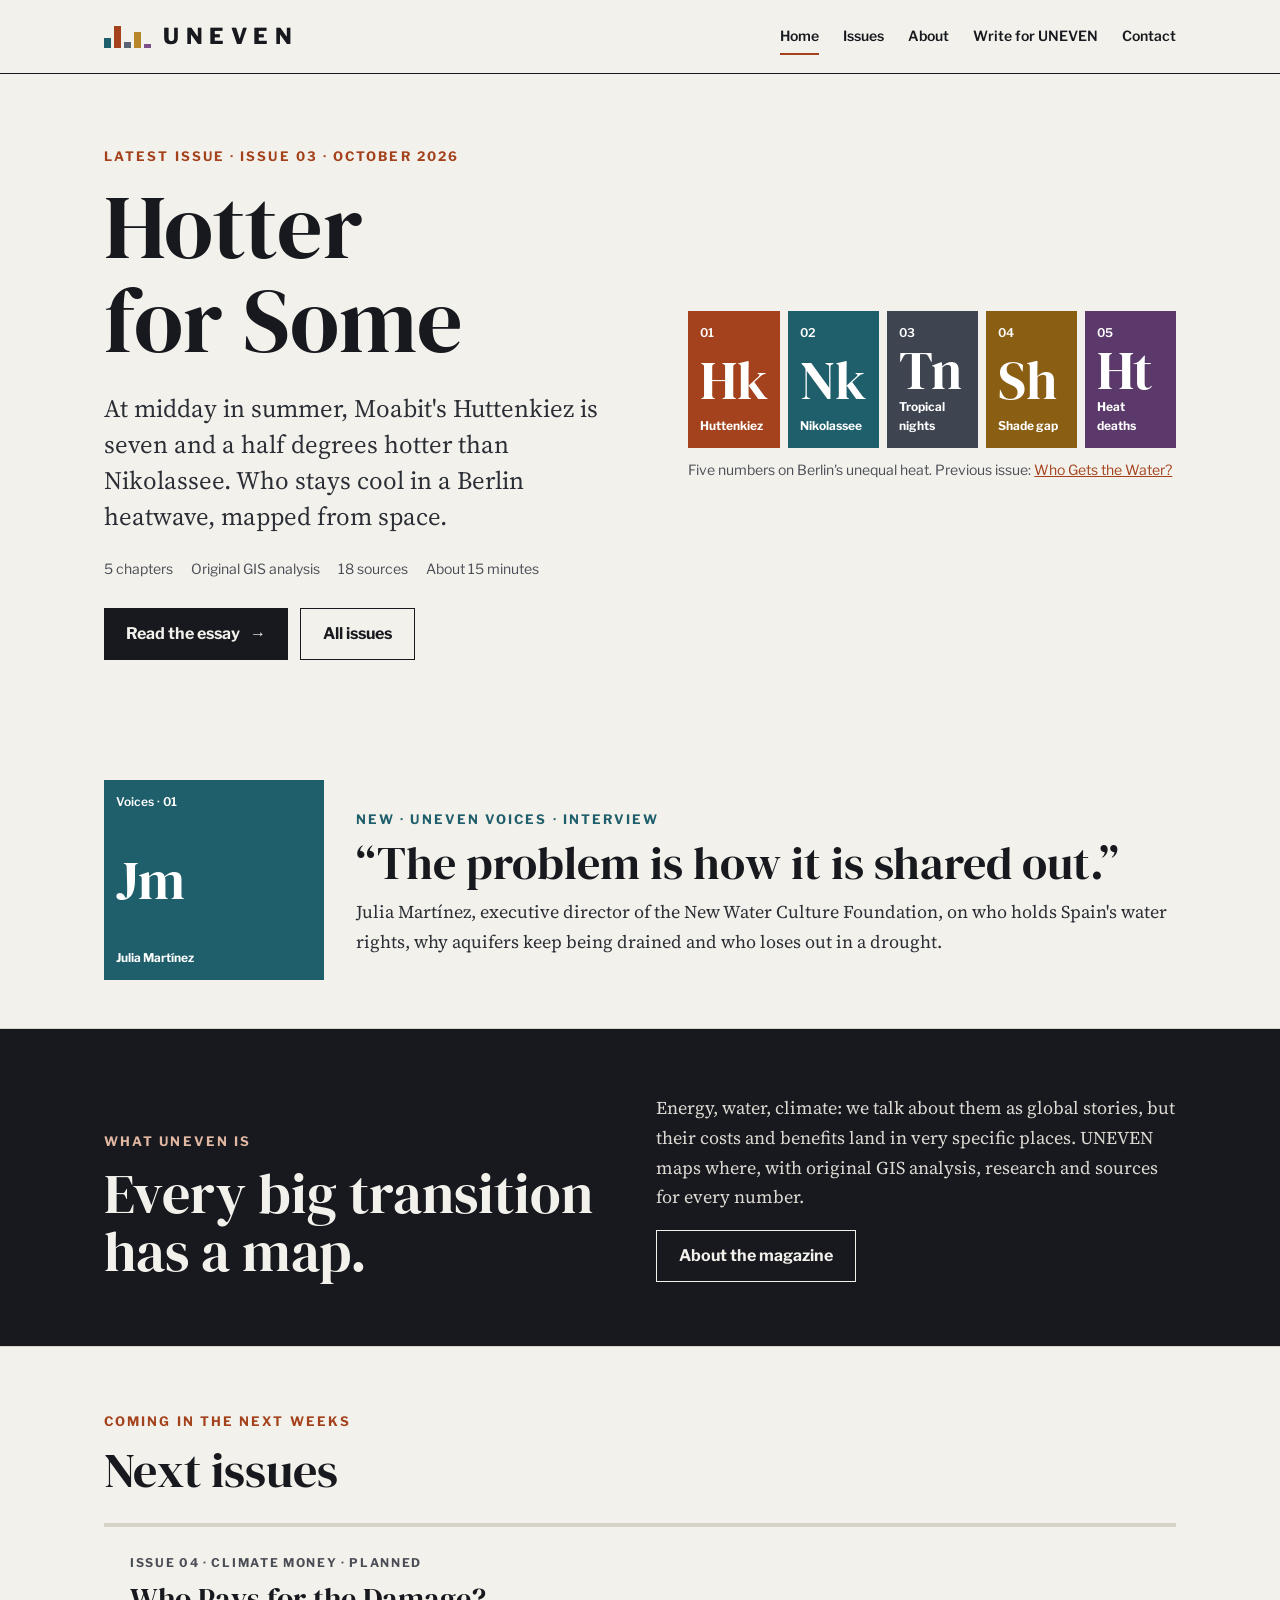
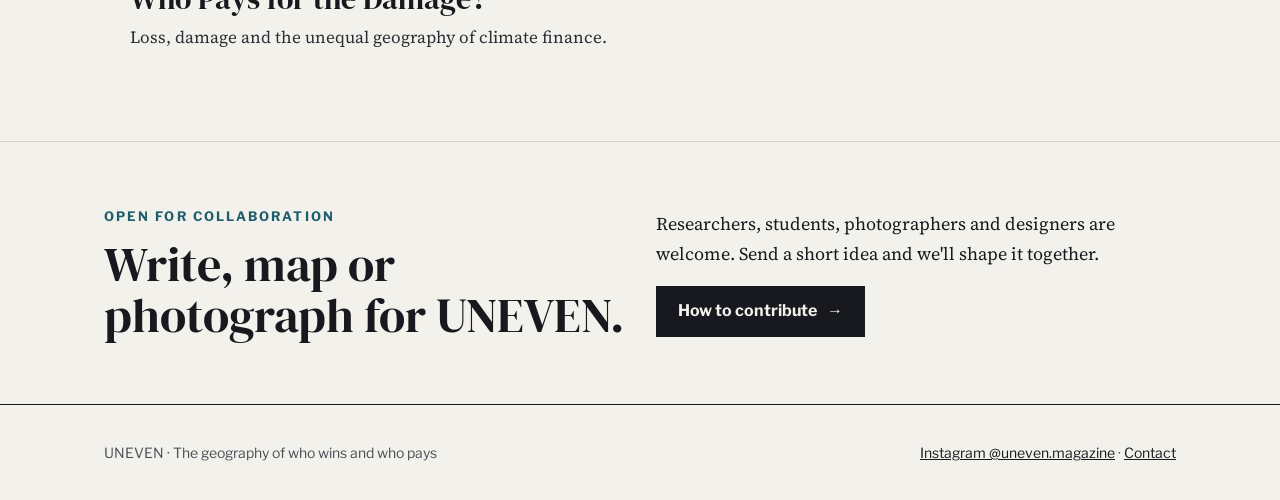
<file: index.html>
<!doctype html>
<html lang="en">
<head>
<meta charset="utf-8">
<meta name="viewport" content="width=device-width, initial-scale=1, viewport-fit=cover">
<title>UNEVEN · The geography of who wins and who pays</title>
<meta name="description" content="An independent magazine on the geography of inequality: maps, data and research on where the costs and benefits of global change land.">
<meta property="og:title" content="UNEVEN · The geography of who wins and who pays">
<meta property="og:description" content="An independent magazine on the geography of inequality: maps, data and research on where the costs and benefits of global change land.">
<meta property="og:image" content="share-issue-01.jpg">
<link rel="icon" href="icon.png">
<link rel="apple-touch-icon" href="icon.png">
<link rel="preconnect" href="https://fonts.googleapis.com">
<link href="https://fonts.googleapis.com/css2?family=DM+Serif+Display&amp;family=Source+Serif+4:ital,opsz,wght@0,8..60,400;0,8..60,600;1,8..60,400&amp;family=Libre+Franklin:wght@500;600;700;800&amp;display=swap" rel="stylesheet">
<link rel="stylesheet" href="style.css">
</head>
<body><header class="site-head"><div class="wrap">
<a class="logo" href="index.html" aria-label="UNEVEN home"><span class="bars" aria-hidden="true"><span style="height:10px;background:var(--teal)"></span><span style="height:22px;background:var(--copper)"></span><span style="height:6px;background:var(--slate)"></span><span style="height:16px;background:#B8862B"></span><span style="height:4px;background:var(--plum)"></span></span><span class="word">UNEVEN</span></a>
<nav class="nav" aria-label="Main"><a href="index.html" aria-current="page">Home</a><a href="issues.html">Issues</a><a href="about.html">About</a><a href="write.html">Write for UNEVEN</a><a href="contact.html">Contact</a></nav>
</div></header>
<main>
<div class="wrap hero">
<div>
<p class="kicker">Latest issue · Issue 03 · October 2026</p>
<h1>Hotter for Some</h1>
<p class="lede">At midday in summer, Moabit&#39;s Huttenkiez is seven and a half degrees hotter than Nikolassee. Who stays cool in a Berlin heatwave, mapped from space.</p>
<div class="meta small"><span>5 chapters</span><span>Original GIS analysis</span><span>18 sources</span><span>About 15 minutes</span></div>
<div class="btns"><a class="btn" href="issue-03.html">Read the essay <span aria-hidden="true">→</span></a><a class="btn ghost" href="issues.html">All issues</a></div>
</div>
<div><div class="tiles" aria-hidden="true">
<div class="tile" style="background:var(--copper)"><span class="z">01</span><span class="sym">Hk</span><span class="nm">Huttenkiez</span></div>
<div class="tile" style="background:var(--teal)"><span class="z">02</span><span class="sym">Nk</span><span class="nm">Nikolassee</span></div>
<div class="tile" style="background:#3E4450"><span class="z">03</span><span class="sym">Tn</span><span class="nm">Tropical nights</span></div>
<div class="tile" style="background:var(--gold)"><span class="z">04</span><span class="sym">Sh</span><span class="nm">Shade gap</span></div>
<div class="tile" style="background:#5B3A6B"><span class="z">05</span><span class="sym">Ht</span><span class="nm">Heat deaths</span></div>
</div><p class="small" style="margin-top:10px">Five numbers on Berlin&#39;s unequal heat. Previous issue: <a href="issue-02.html">Who Gets the Water?</a></p></div>
</div>
<section style="padding-block:48px"><div class="wrap">
<a class="issue-row" href="voices-julia-martinez.html" style="border-bottom:0;padding:0">
<div><div class="tile" style="background:var(--teal);min-height:200px" aria-hidden="true"><span class="z">Voices · 01</span><span class="sym">Jm</span><span class="nm">Julia Mart&iacute;nez</span></div></div>
<div><span class="kicker teal">New · UNEVEN Voices · Interview</span><h2>&ldquo;The problem is how it is shared out.&rdquo;</h2><p>Julia Mart&iacute;nez, executive director of the New Water Culture Foundation, on who holds Spain&#39;s water rights, why aquifers keep being drained and who loses out in a drought.</p></div>
</a>
</div></section>
<section class="band"><div class="wrap" style="display:grid;grid-template-columns:repeat(auto-fit,minmax(280px,1fr));gap:32px;align-items:end">
<div><p class="kicker">What UNEVEN is</p><h2 style="font-size:clamp(34px,5vw,56px)">Every big transition has a map.</h2></div>
<div><p style="margin:0 0 18px">Energy, water, climate: we talk about them as global stories, but their costs and benefits land in very specific places. UNEVEN maps where, with original GIS analysis, research and sources for every number.</p>
<a class="btn ghost" style="color:var(--paper);border-color:var(--paper)" href="about.html">About the magazine</a></div>
</div></section>
<section><div class="wrap">
<p class="kicker">Coming in the next weeks</p>
<h2 style="font-size:clamp(32px,4.5vw,48px);margin-bottom:28px">Next issues</h2>
<div class="grid-3">
<div class="card soon"><span class="tag">Issue 04 · Climate money · Planned</span><h3>Who Pays for the Damage?</h3><p>Loss, damage and the unequal geography of climate finance.</p></div>
</div>
</div></section>
<section><div class="wrap" style="display:grid;grid-template-columns:repeat(auto-fit,minmax(280px,1fr));gap:32px;align-items:center">
<div><p class="kicker teal">Open for collaboration</p><h2 style="font-size:clamp(32px,4.5vw,48px)">Write, map or photograph for UNEVEN.</h2></div>
<div><p style="margin:0 0 18px">Researchers, students, photographers and designers are welcome. Send a short idea and we'll shape it together.</p><a class="btn" href="write.html">How to contribute <span aria-hidden="true">→</span></a></div>
</div></section>
</main><footer class="site-foot"><div class="wrap">
<span>UNEVEN · The geography of who wins and who pays</span>
<span><a href="https://www.instagram.com/uneven.magazine/">Instagram @uneven.magazine</a> · <a href="contact.html">Contact</a></span>
</div></footer>
</body>
</html>
</file>
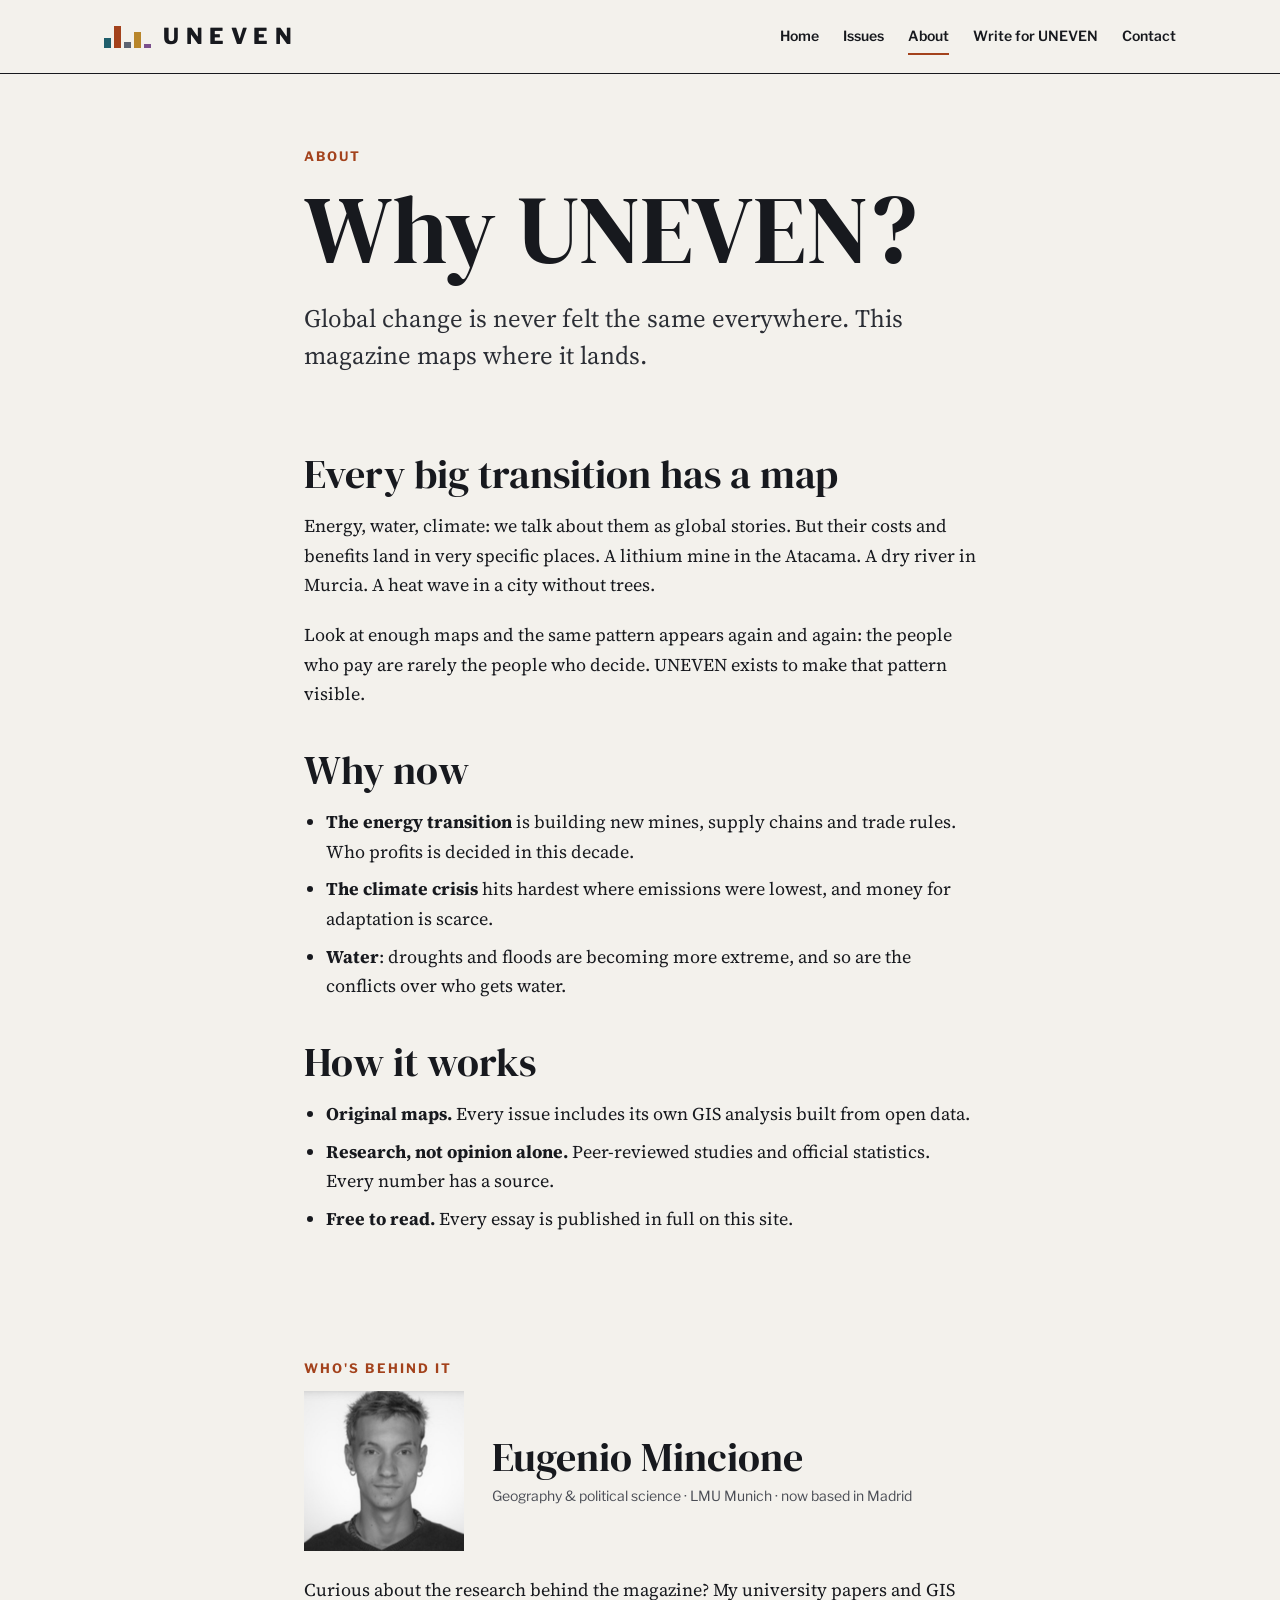
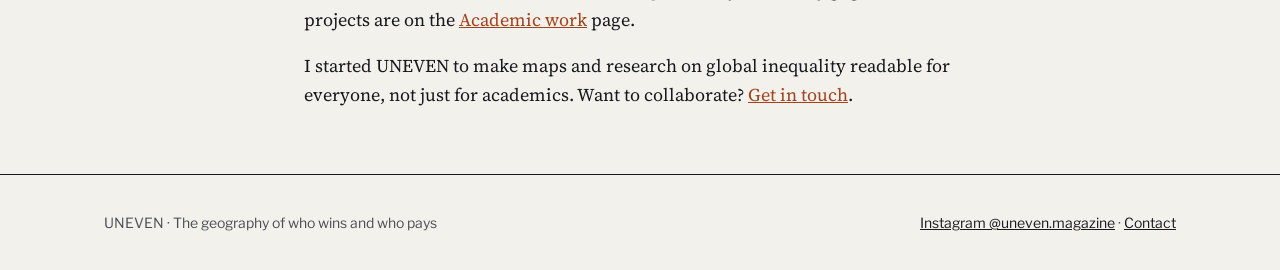
<file: about.html>
<!doctype html>
<html lang="en">
<head>
<meta charset="utf-8">
<meta name="viewport" content="width=device-width, initial-scale=1, viewport-fit=cover">
<title>About · UNEVEN</title>
<meta name="description" content="What UNEVEN is, why it exists and who is behind it.">
<meta property="og:title" content="About · UNEVEN">
<meta property="og:description" content="What UNEVEN is, why it exists and who is behind it.">
<meta property="og:image" content="share-issue-01.jpg">
<link rel="icon" href="icon.png">
<link rel="apple-touch-icon" href="icon.png">
<link rel="preconnect" href="https://fonts.googleapis.com">
<link href="https://fonts.googleapis.com/css2?family=DM+Serif+Display&amp;family=Source+Serif+4:ital,opsz,wght@0,8..60,400;0,8..60,600;1,8..60,400&amp;family=Libre+Franklin:wght@500;600;700;800&amp;display=swap" rel="stylesheet">
<link rel="stylesheet" href="style.css">
</head>
<body><header class="site-head"><div class="wrap">
<a class="logo" href="index.html" aria-label="UNEVEN home"><span class="bars" aria-hidden="true"><span style="height:10px;background:var(--teal)"></span><span style="height:22px;background:var(--copper)"></span><span style="height:6px;background:var(--slate)"></span><span style="height:16px;background:#B8862B"></span><span style="height:4px;background:var(--plum)"></span></span><span class="word">UNEVEN</span></a>
<nav class="nav" aria-label="Main"><a href="index.html">Home</a><a href="issues.html">Issues</a><a href="about.html" aria-current="page">About</a><a href="write.html">Write for UNEVEN</a><a href="contact.html">Contact</a></nav>
</div></header>
<main>
<div class="narrow page-title"><p class="kicker">About</p><h1>Why UNEVEN?</h1><p class="lede">Global change is never felt the same everywhere. This magazine maps where it lands.</p></div>
<div class="narrow prose" style="padding-bottom:40px">
<h2>Every big transition has a map</h2>
<p>Energy, water, climate: we talk about them as global stories. But their costs and benefits land in very specific places. A lithium mine in the Atacama. A dry river in Murcia. A heat wave in a city without trees.</p>
<p>Look at enough maps and the same pattern appears again and again: the people who pay are rarely the people who decide. UNEVEN exists to make that pattern visible.</p>
<h2>Why now</h2>
<ul>
<li><strong>The energy transition</strong> is building new mines, supply chains and trade rules. Who profits is decided in this decade.</li>
<li><strong>The climate crisis</strong> hits hardest where emissions were lowest, and money for adaptation is scarce.</li>
<li><strong>Water</strong>: droughts and floods are becoming more extreme, and so are the conflicts over who gets water.</li>
</ul>
<h2>How it works</h2>
<ul>
<li><strong>Original maps.</strong> Every issue includes its own GIS analysis built from open data.</li>
<li><strong>Research, not opinion alone.</strong> Peer-reviewed studies and official statistics. Every number has a source.</li>
<li><strong>Free to read.</strong> Every essay is published in full on this site.</li>
</ul>
</div>
<section><div class="narrow">
<p class="kicker">Who's behind it</p>
<div class="person"><img src="founder.jpg" alt="Portrait of Eugenio Mincione" width="160" height="160">
<div><h3>Eugenio Mincione</h3><p class="small" style="margin:0">Geography &amp; political science · LMU Munich · now based in Madrid</p></div></div>
<p style="margin:24px 0 0">Curious about the research behind the magazine? My university papers and GIS projects are on the <a href="academic.html">Academic work</a> page.</p>
<p style="margin:16px 0 0">I started UNEVEN to make maps and research on global inequality readable for everyone, not just for academics. Want to collaborate? <a href="contact.html">Get in touch</a>.</p>
</div></section>
</main><footer class="site-foot"><div class="wrap">
<span>UNEVEN · The geography of who wins and who pays</span>
<span><a href="https://www.instagram.com/uneven.magazine/">Instagram @uneven.magazine</a> · <a href="contact.html">Contact</a></span>
</div></footer>
</body>
</html>
</file>
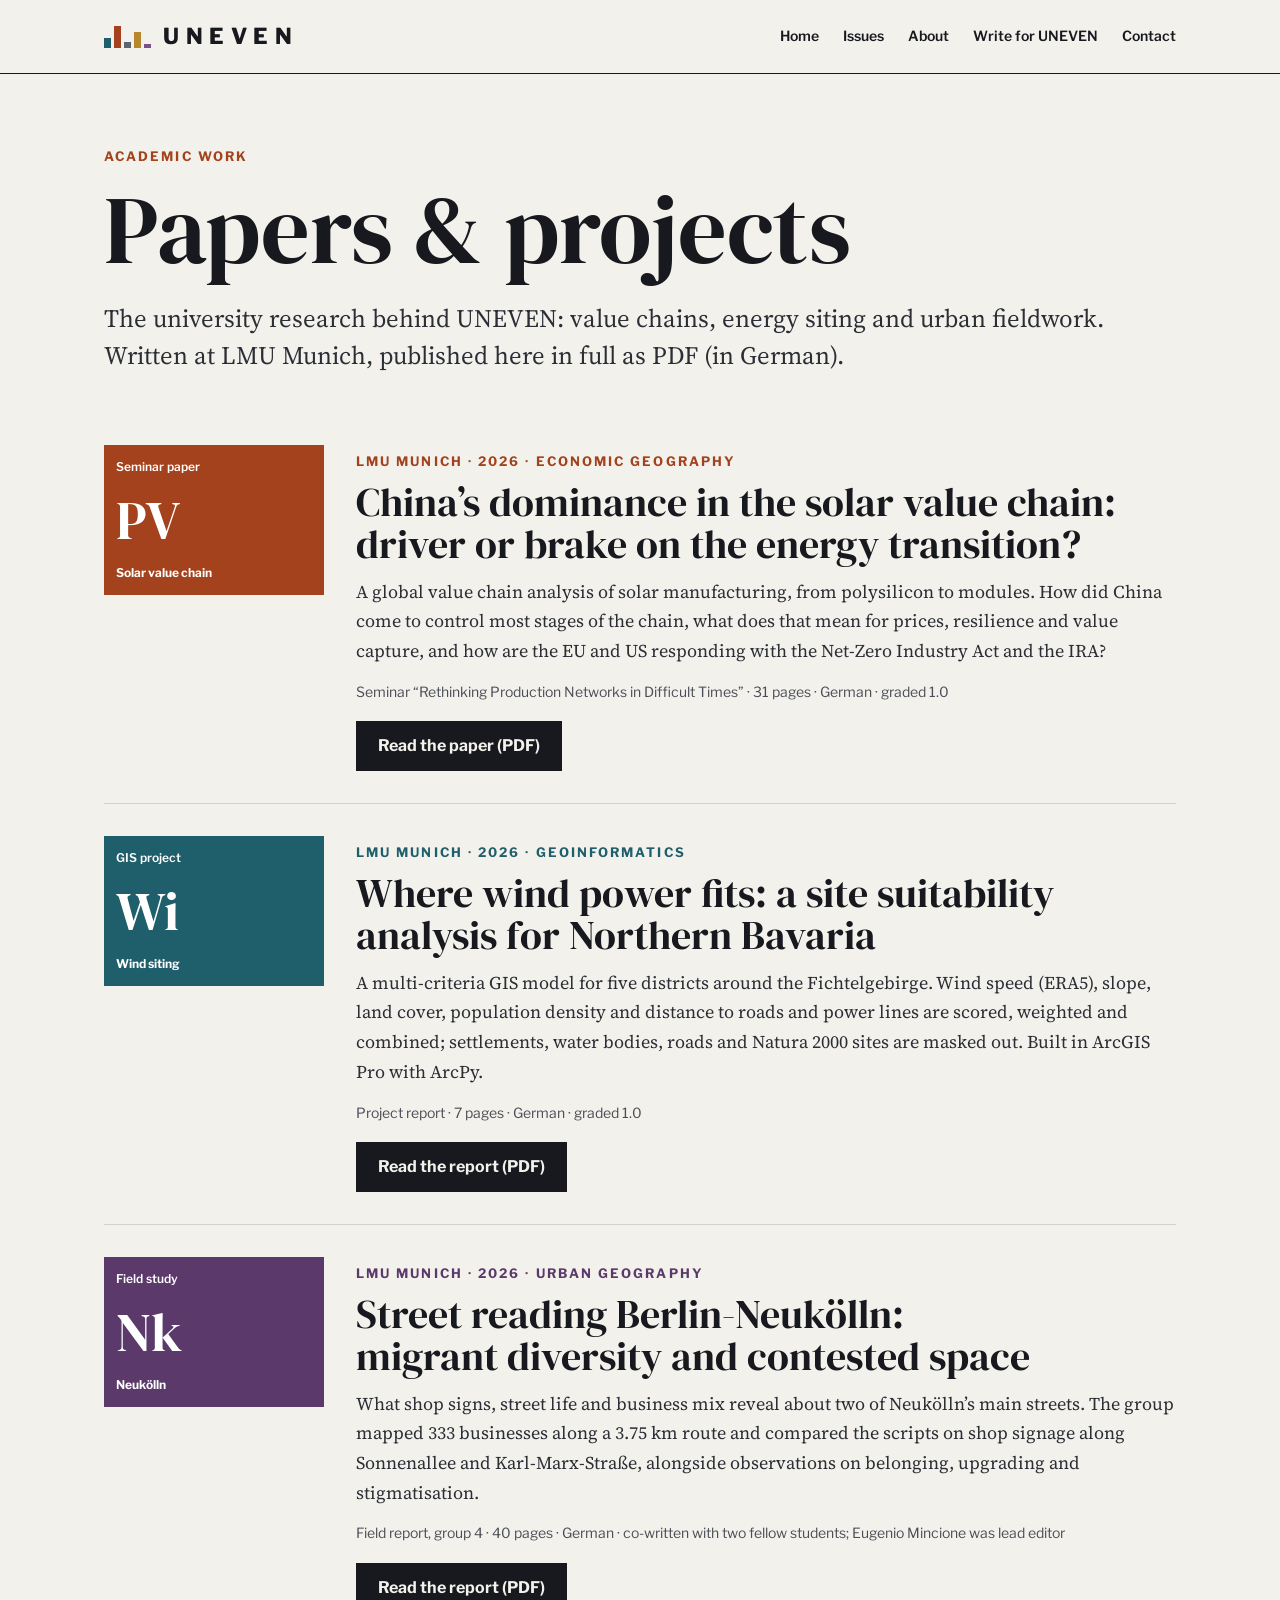
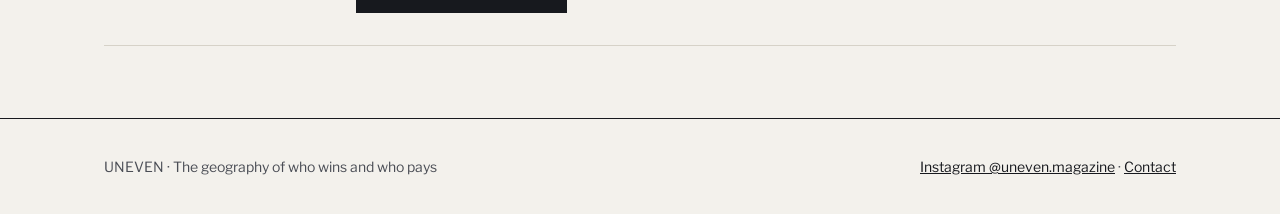
<file: academic.html>
<!doctype html>
<html lang="en">
<head>
<meta charset="utf-8">
<meta name="viewport" content="width=device-width, initial-scale=1, viewport-fit=cover">
<title>Academic work · UNEVEN</title>
<meta name="description" content="University papers and GIS projects by UNEVEN founder Eugenio Mincione: solar value chains, wind energy siting and urban field research.">
<meta property="og:title" content="Academic work · UNEVEN">
<meta property="og:description" content="University papers and GIS projects by Eugenio Mincione, free to read as PDF.">
<meta property="og:image" content="share-issue-01.jpg">
<link rel="icon" href="icon.png">
<link rel="apple-touch-icon" href="icon.png">
<link rel="preconnect" href="https://fonts.googleapis.com">
<link href="https://fonts.googleapis.com/css2?family=DM+Serif+Display&amp;family=Source+Serif+4:ital,opsz,wght@0,8..60,400;0,8..60,600;1,8..60,400&amp;family=Libre+Franklin:wght@500;600;700;800&amp;display=swap" rel="stylesheet">
<link rel="stylesheet" href="style.css">
<style>
.paper { display: grid; grid-template-columns: 220px minmax(0, 1fr); gap: 32px; padding: 32px 0; border-bottom: 1px solid var(--rule); align-items: start; }
.paper h2 { font-size: clamp(28px, 3.6vw, 40px); margin: 6px 0 12px; }
.paper p { margin: 0 0 14px; color: var(--ink-2); }
.paper .facts { font-family: var(--label); font-size: 14px; color: var(--muted); margin: 0 0 18px; }
.paper .tile { min-height: 150px; }
@media (max-width: 640px) { .paper { grid-template-columns: 1fr; gap: 16px; } }
</style>
</head>
<body><header class="site-head"><div class="wrap">
<a class="logo" href="index.html" aria-label="UNEVEN home"><span class="bars" aria-hidden="true"><span style="height:10px;background:var(--teal)"></span><span style="height:22px;background:var(--copper)"></span><span style="height:6px;background:var(--slate)"></span><span style="height:16px;background:#B8862B"></span><span style="height:4px;background:var(--plum)"></span></span><span class="word">UNEVEN</span></a>
<nav class="nav" aria-label="Main"><a href="index.html">Home</a><a href="issues.html">Issues</a><a href="about.html">About</a><a href="write.html">Write for UNEVEN</a><a href="contact.html">Contact</a></nav>
</div></header>
<main>
<div class="wrap page-title"><p class="kicker">Academic work</p><h1>Papers &amp; projects</h1><p class="lede">The university research behind UNEVEN: value chains, energy siting and urban fieldwork. Written at LMU Munich, published here in full as PDF (in German).</p></div>
<div class="wrap" style="padding-bottom:72px">

<article class="paper">
<div class="tile" style="background:var(--copper)" aria-hidden="true"><span class="z">Seminar paper</span><span class="sym">PV</span><span class="nm">Solar value chain</span></div>
<div>
<span class="kicker">LMU Munich · 2026 · Economic geography</span>
<h2>China’s dominance in the solar value chain: driver or brake on the energy transition?</h2>
<p>A global value chain analysis of solar manufacturing, from polysilicon to modules. How did China come to control most stages of the chain, what does that mean for prices, resilience and value capture, and how are the EU and US responding with the Net-Zero Industry Act and the IRA?</p>
<p class="facts">Seminar “Rethinking Production Networks in Difficult Times” · 31 pages · German · graded 1.0</p>
<a class="btn" href="Mincione_2026_China_Solar_GVC.pdf">Read the paper (PDF)</a>
</div>
</article>

<article class="paper">
<div class="tile" style="background:var(--teal)" aria-hidden="true"><span class="z">GIS project</span><span class="sym">Wi</span><span class="nm">Wind siting</span></div>
<div>
<span class="kicker teal">LMU Munich · 2026 · Geoinformatics</span>
<h2>Where wind power fits: a site suitability analysis for Northern Bavaria</h2>
<p>A multi-criteria GIS model for five districts around the Fichtelgebirge. Wind speed (ERA5), slope, land cover, population density and distance to roads and power lines are scored, weighted and combined; settlements, water bodies, roads and Natura 2000 sites are masked out. Built in ArcGIS Pro with ArcPy.</p>
<p class="facts">Project report · 7 pages · German · graded 1.0</p>
<a class="btn" href="Mincione_2026_Windkraft_Flaecheneignung.pdf">Read the report (PDF)</a>
</div>
</article>

<article class="paper">
<div class="tile" style="background:#5B3A6B" aria-hidden="true"><span class="z">Field study</span><span class="sym">Nk</span><span class="nm">Neukölln</span></div>
<div>
<span class="kicker" style="color:#5B3A6B">LMU Munich · 2026 · Urban geography</span>
<h2>Street reading Berlin-Neukölln: migrant diversity and contested space</h2>
<p>What shop signs, street life and business mix reveal about two of Neukölln’s main streets. The group mapped 333 businesses along a 3.75 km route and compared the scripts on shop signage along Sonnenallee and Karl-Marx-Straße, alongside observations on belonging, upgrading and stigmatisation.</p>
<p class="facts">Field report, group 4 · 40 pages · German · co-written with two fellow students; Eugenio Mincione was lead editor</p>
<a class="btn" href="LMU_2026_Street_Reading_Neukoelln.pdf">Read the report (PDF)</a>
</div>
</article>

</div>
</main><footer class="site-foot"><div class="wrap">
<span>UNEVEN · The geography of who wins and who pays</span>
<span><a href="https://www.instagram.com/uneven.magazine/">Instagram @uneven.magazine</a> · <a href="contact.html">Contact</a></span>
</div></footer>
</body>
</html>
</file>
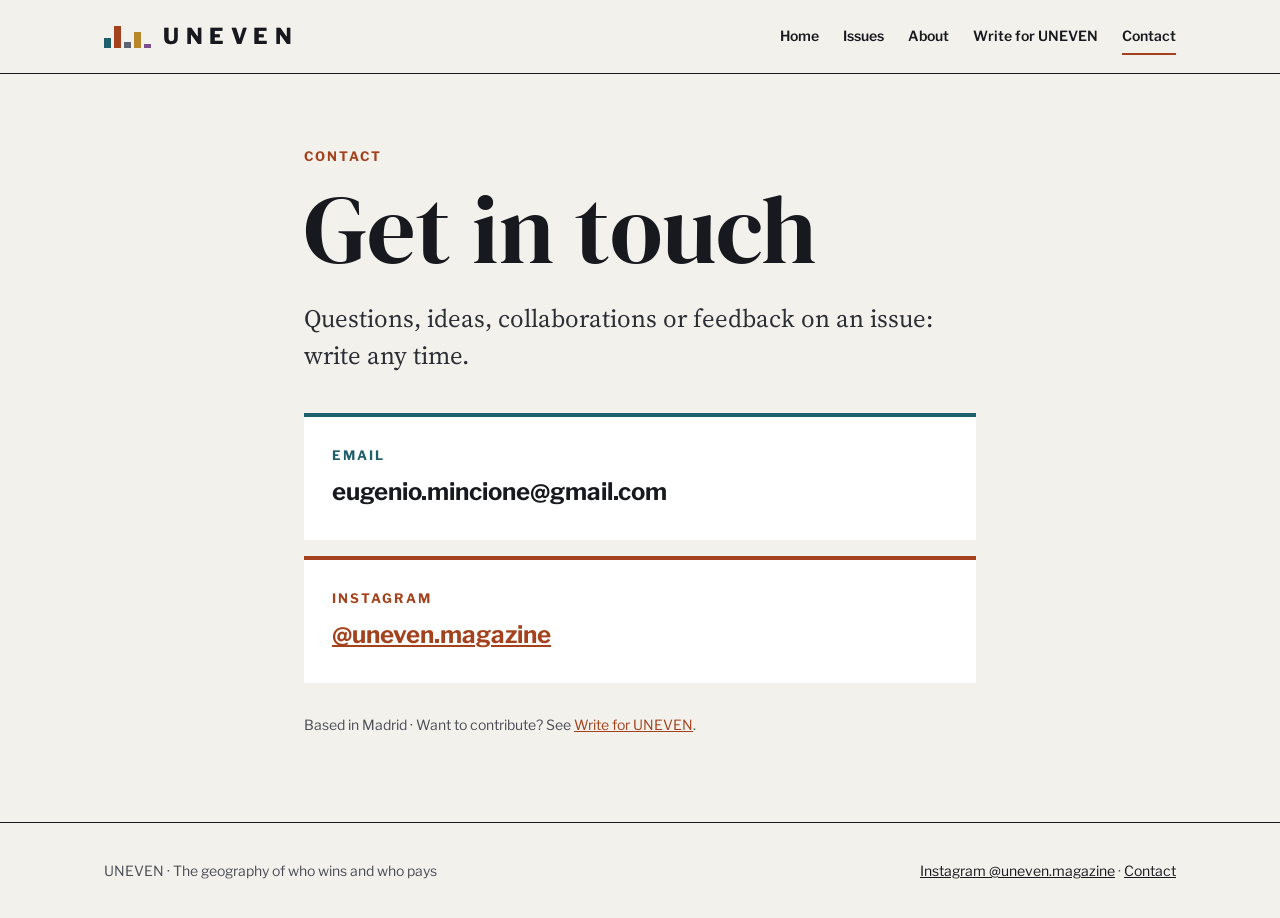
<file: contact.html>
<!doctype html>
<html lang="en">
<head>
<meta charset="utf-8">
<meta name="viewport" content="width=device-width, initial-scale=1, viewport-fit=cover">
<title>Contact · UNEVEN</title>
<meta name="description" content="Get in touch with UNEVEN.">
<meta property="og:title" content="Contact · UNEVEN">
<meta property="og:description" content="Get in touch with UNEVEN.">
<meta property="og:image" content="share-issue-01.jpg">
<link rel="icon" href="icon.png">
<link rel="apple-touch-icon" href="icon.png">
<link rel="preconnect" href="https://fonts.googleapis.com">
<link href="https://fonts.googleapis.com/css2?family=DM+Serif+Display&amp;family=Source+Serif+4:ital,opsz,wght@0,8..60,400;0,8..60,600;1,8..60,400&amp;family=Libre+Franklin:wght@500;600;700;800&amp;display=swap" rel="stylesheet">
<link rel="stylesheet" href="style.css">
</head>
<body><header class="site-head"><div class="wrap">
<a class="logo" href="index.html" aria-label="UNEVEN home"><span class="bars" aria-hidden="true"><span style="height:10px;background:var(--teal)"></span><span style="height:22px;background:var(--copper)"></span><span style="height:6px;background:var(--slate)"></span><span style="height:16px;background:#B8862B"></span><span style="height:4px;background:var(--plum)"></span></span><span class="word">UNEVEN</span></a>
<nav class="nav" aria-label="Main"><a href="index.html">Home</a><a href="issues.html">Issues</a><a href="about.html">About</a><a href="write.html">Write for UNEVEN</a><a href="contact.html" aria-current="page">Contact</a></nav>
</div></header>
<main>
<div class="narrow page-title"><p class="kicker">Contact</p><h1>Get in touch</h1><p class="lede">Questions, ideas, collaborations or feedback on an issue: write any time.</p></div>
<div class="narrow" style="padding-bottom:72px;display:grid;gap:16px">
<div class="contact-box"><span class="kicker teal" style="margin:0">Email</span><span class="v">eugenio.mincione@gmail.com</span></div>
<div class="contact-box" style="border-top-color:var(--copper)"><span class="kicker" style="margin:0">Instagram</span><span class="v"><a href="https://www.instagram.com/uneven.magazine/">@uneven.magazine</a></span></div>
<p class="small">Based in Madrid · Want to contribute? See <a href="write.html">Write for UNEVEN</a>.</p>
</div>
</main><footer class="site-foot"><div class="wrap">
<span>UNEVEN · The geography of who wins and who pays</span>
<span><a href="https://www.instagram.com/uneven.magazine/">Instagram @uneven.magazine</a> · <a href="contact.html">Contact</a></span>
</div></footer>
</body>
</html>
</file>
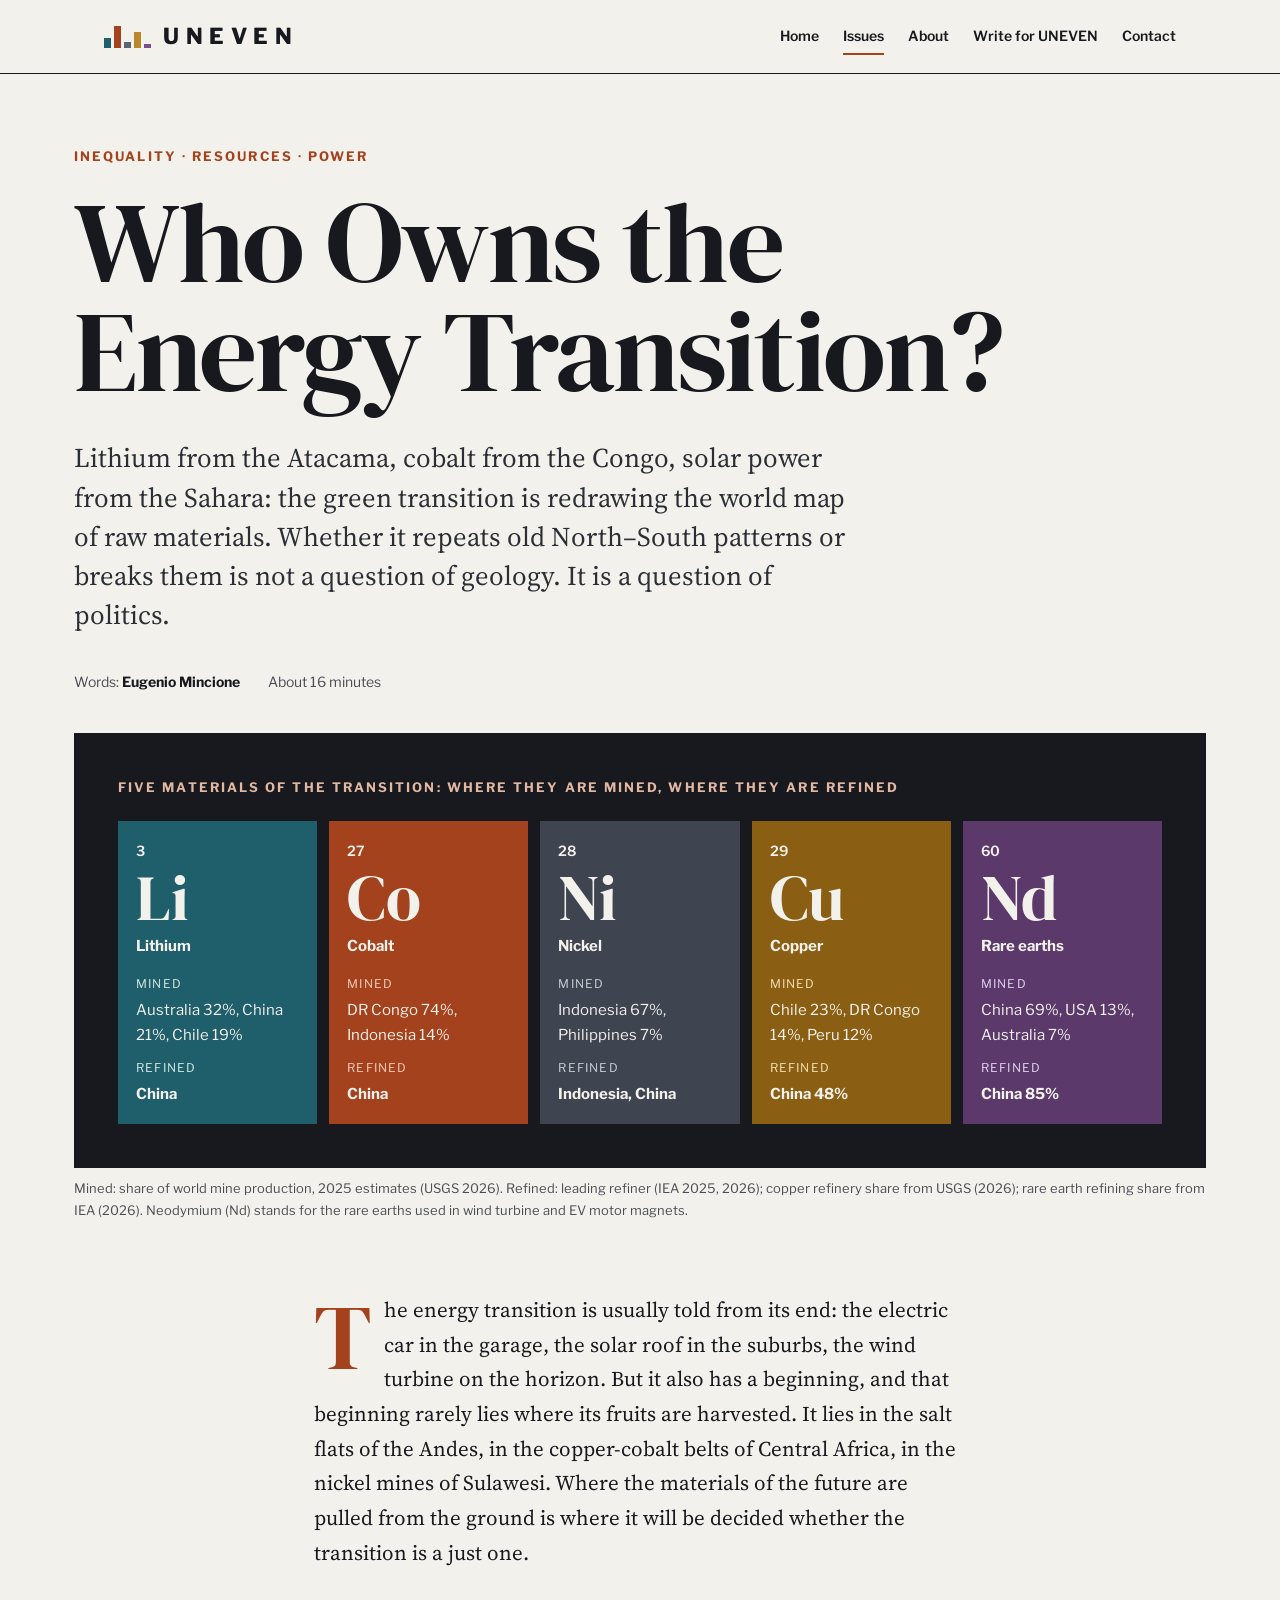
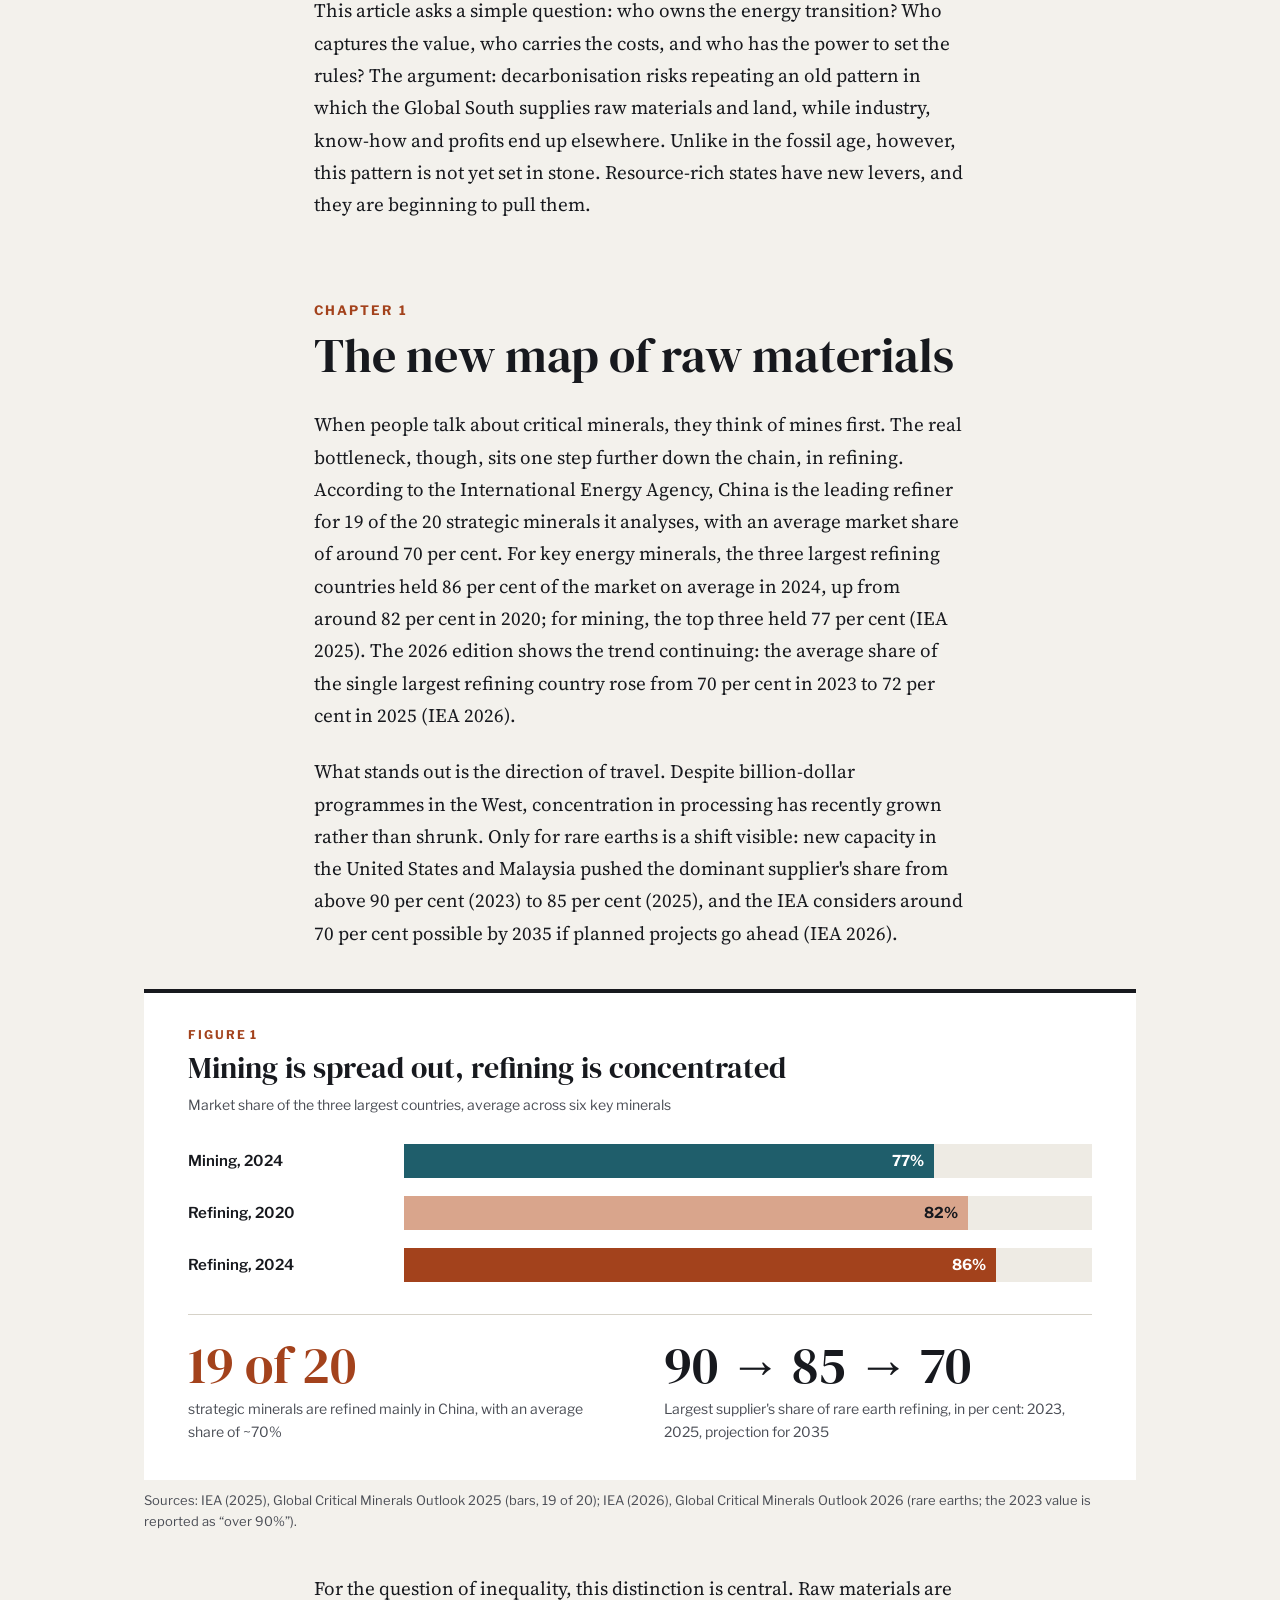
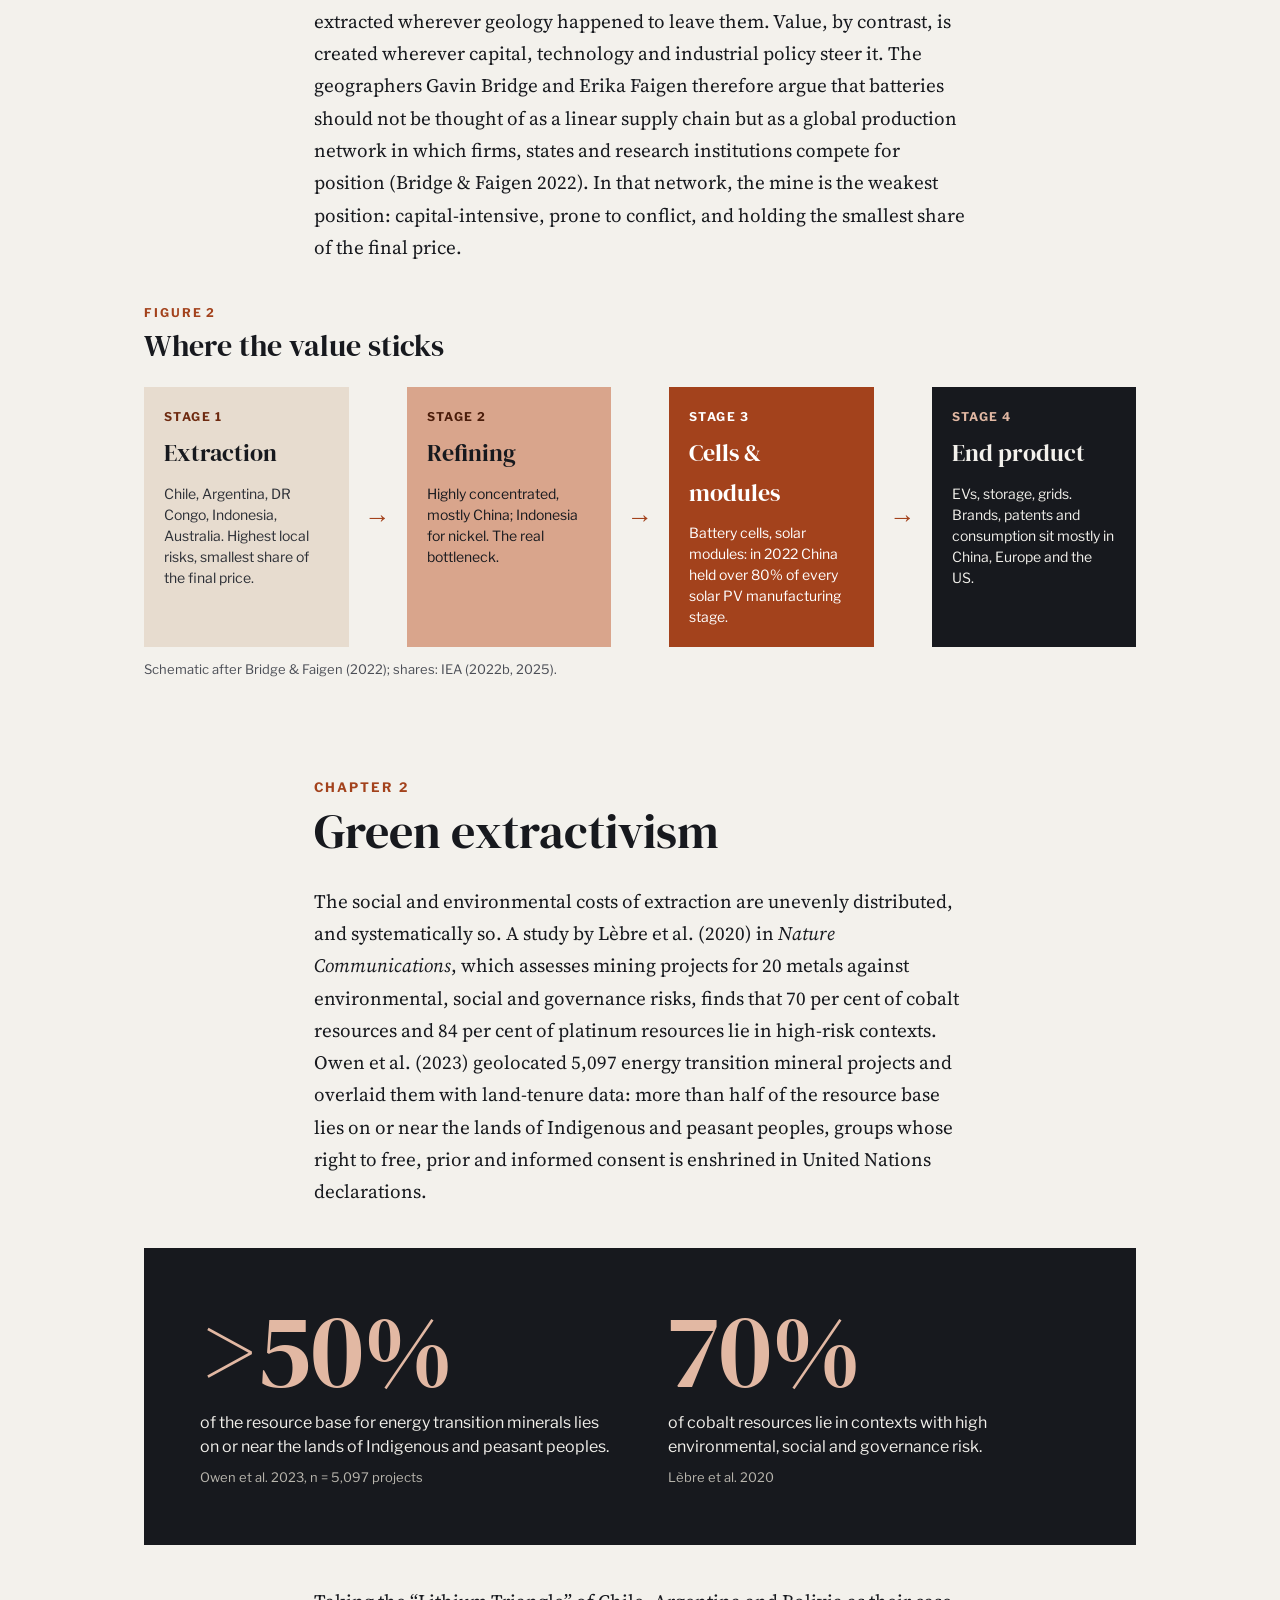
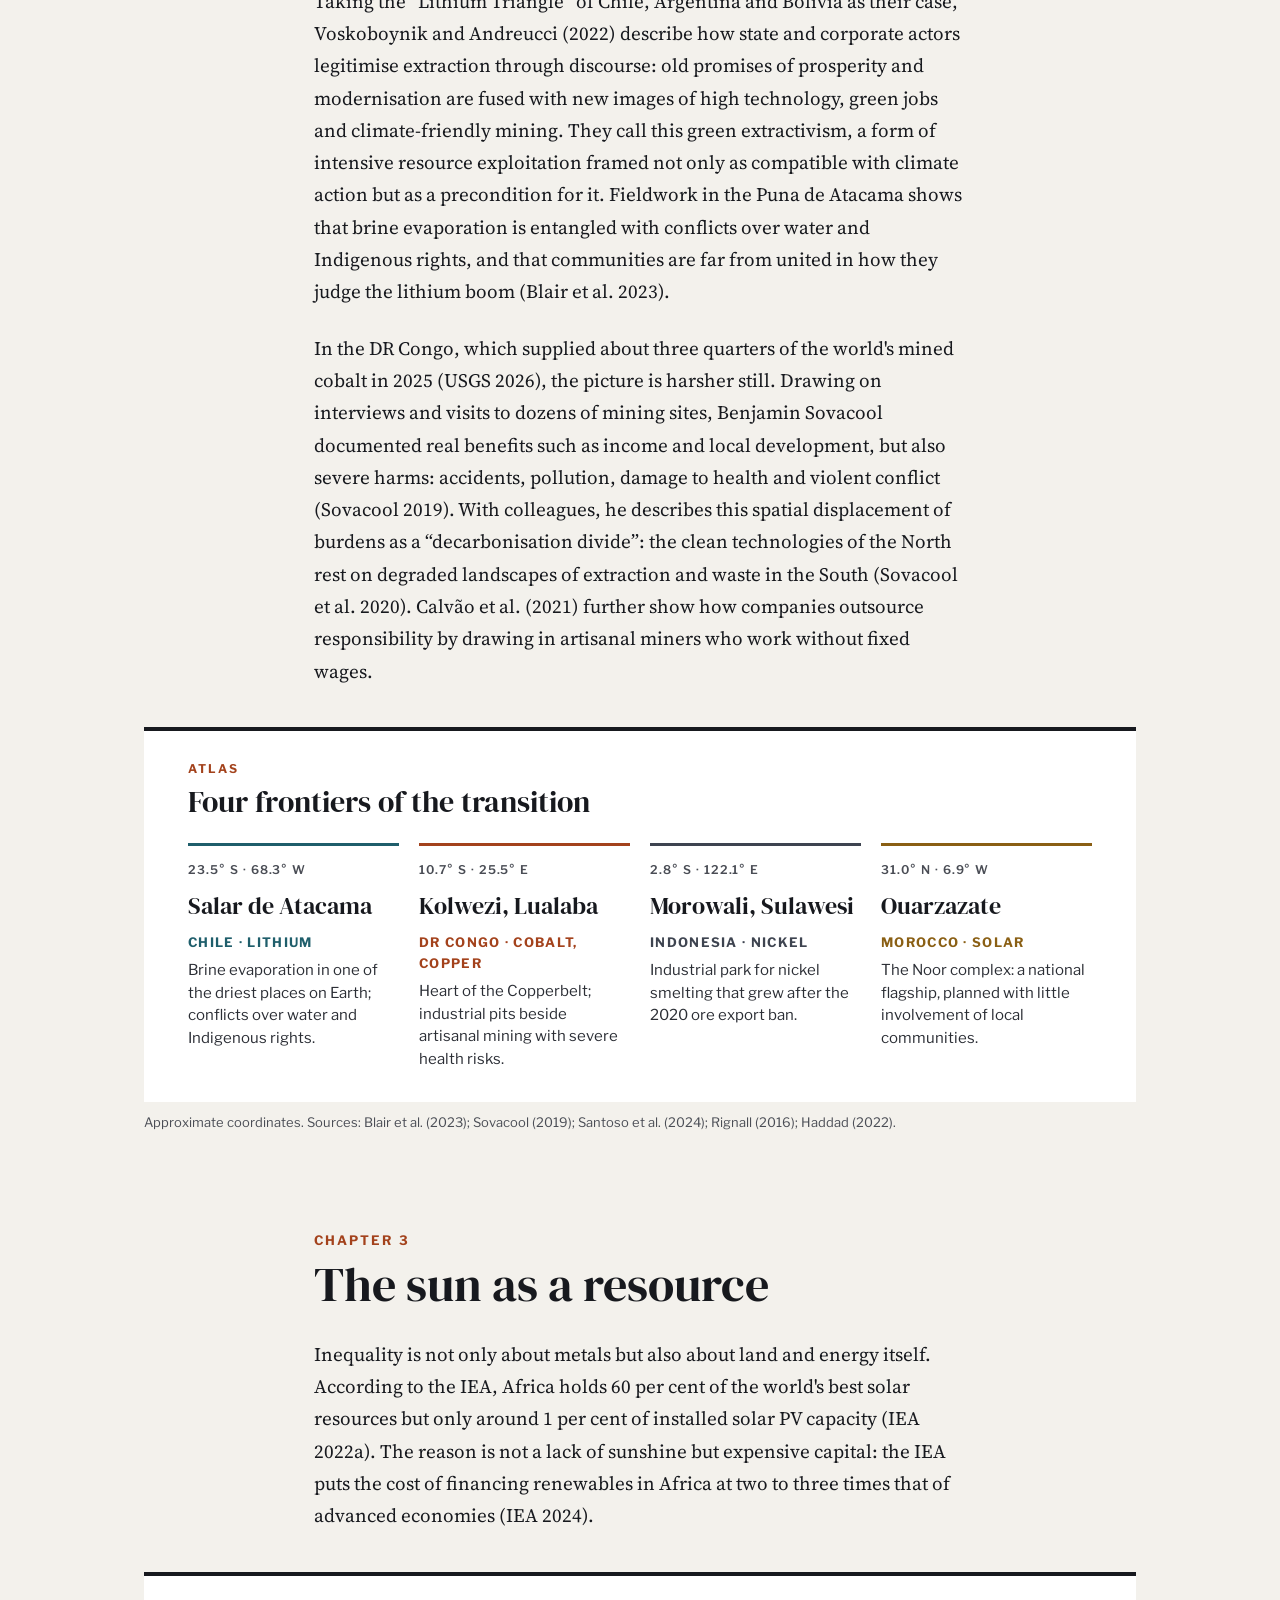
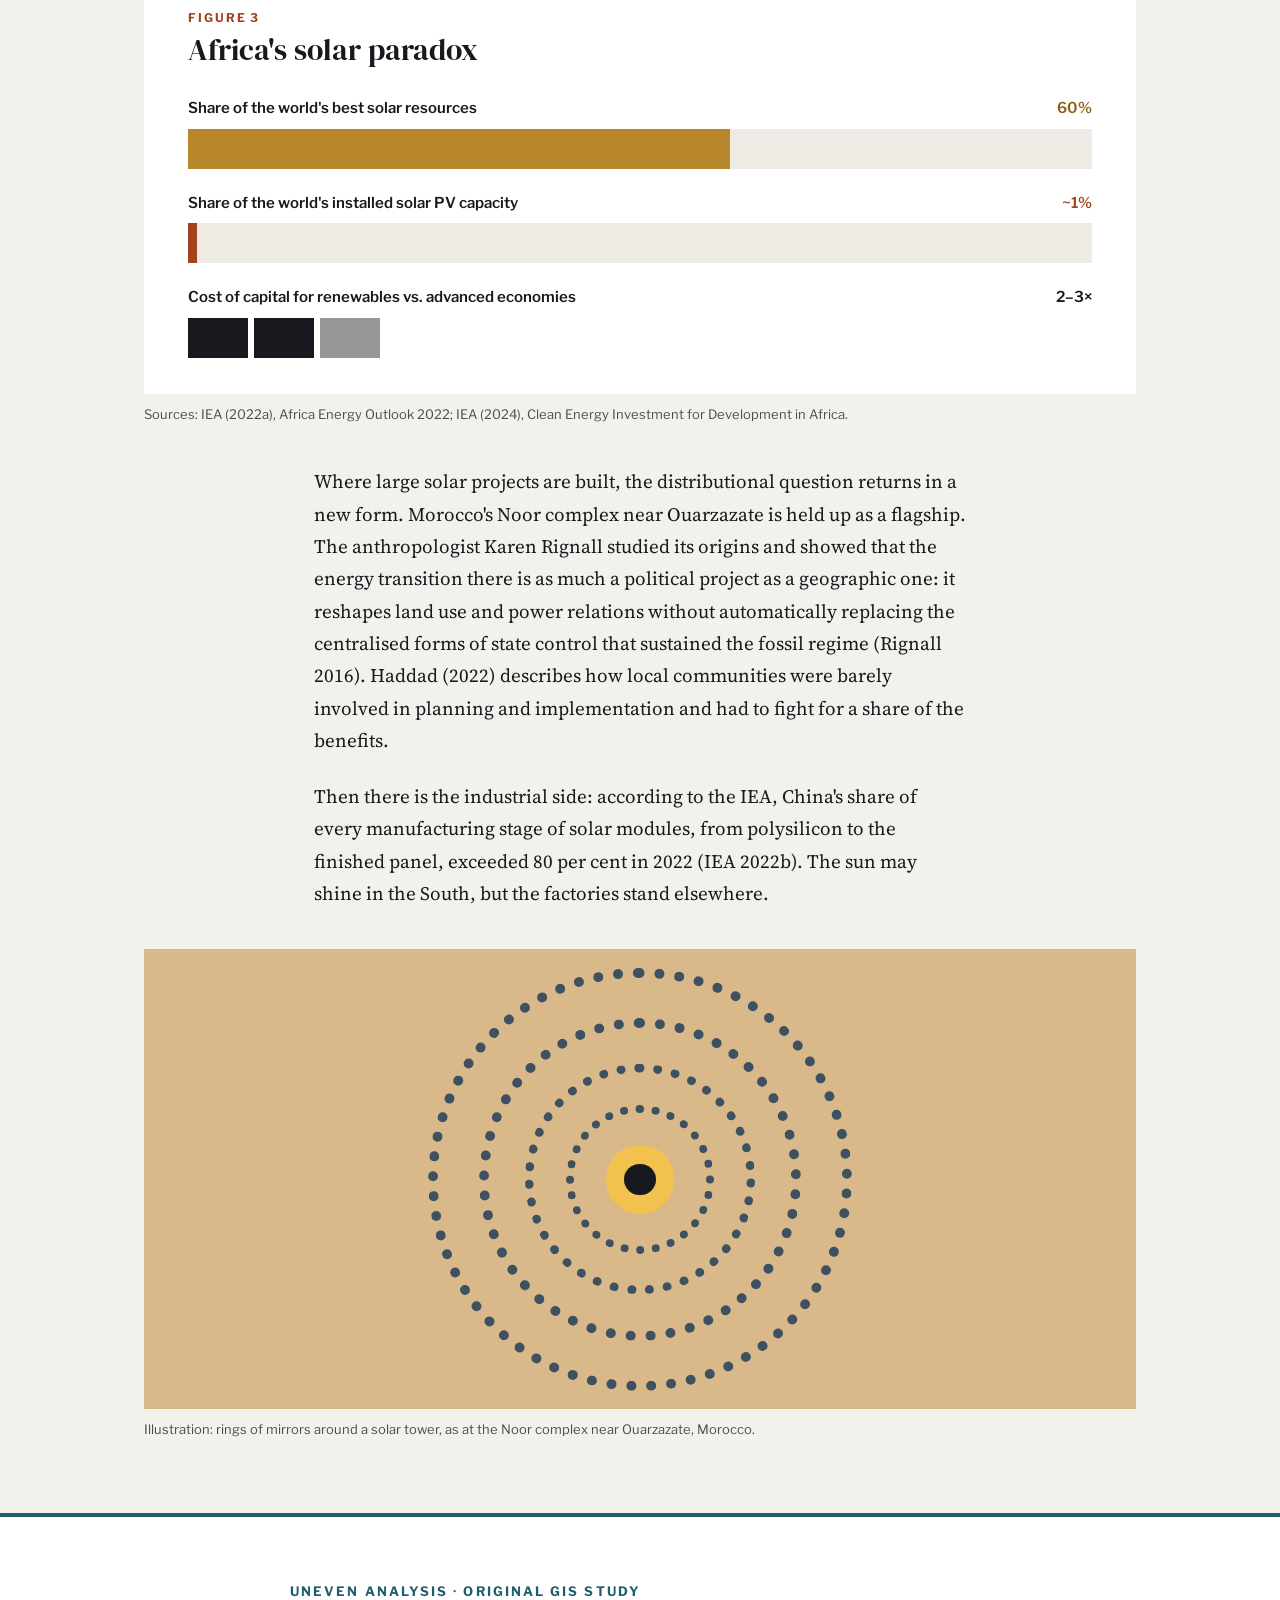
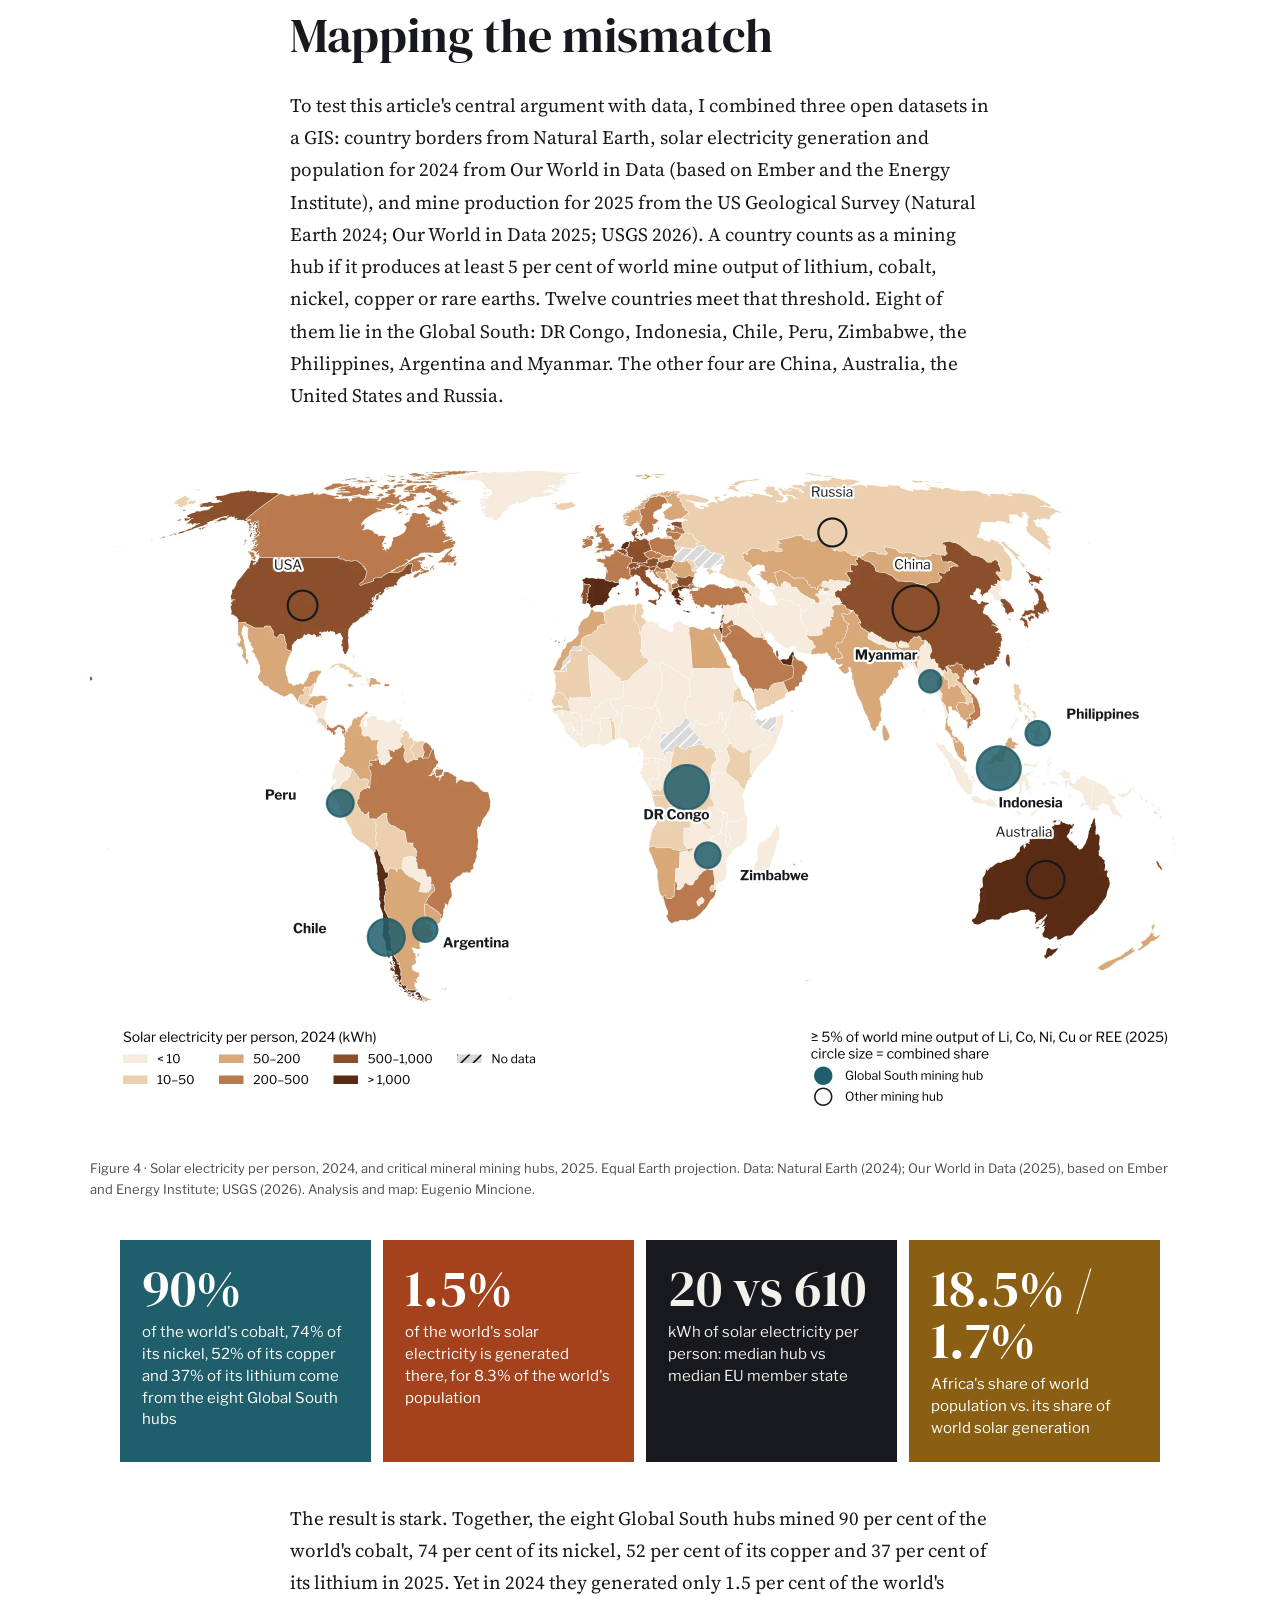
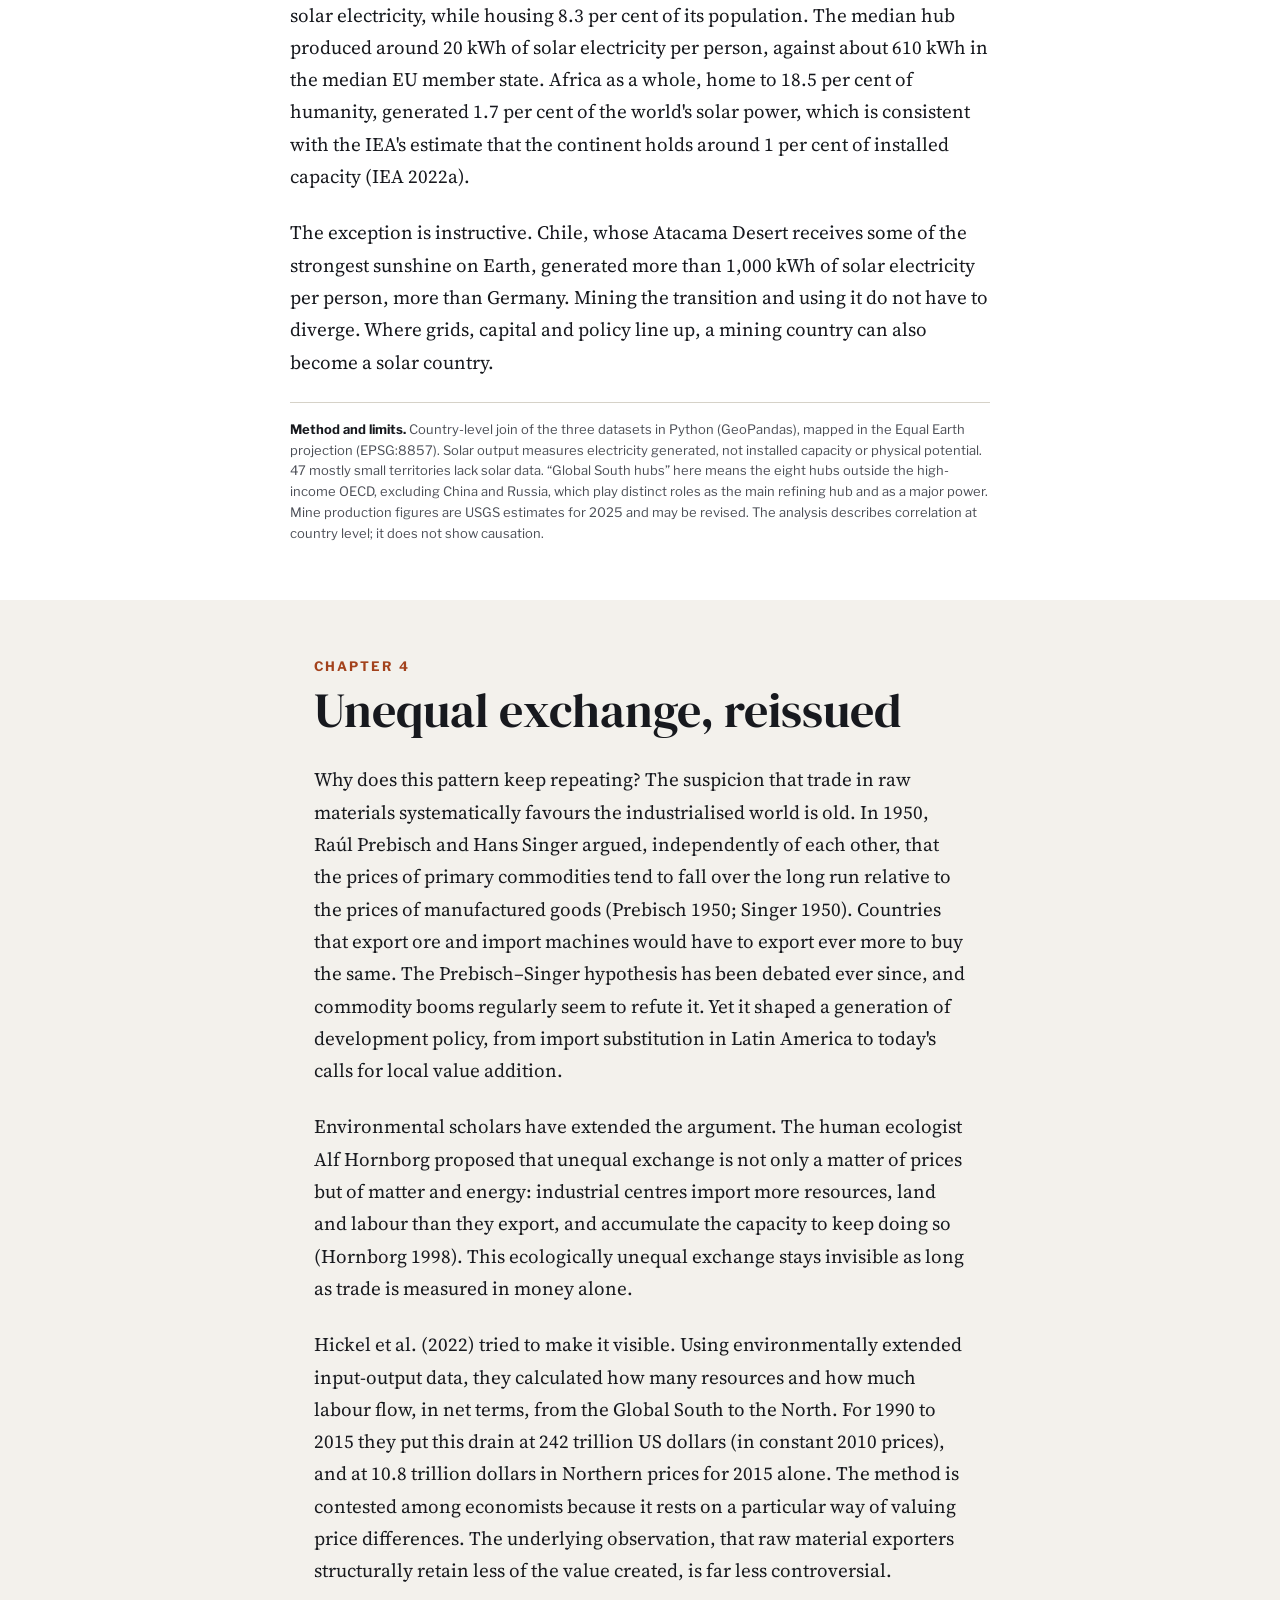
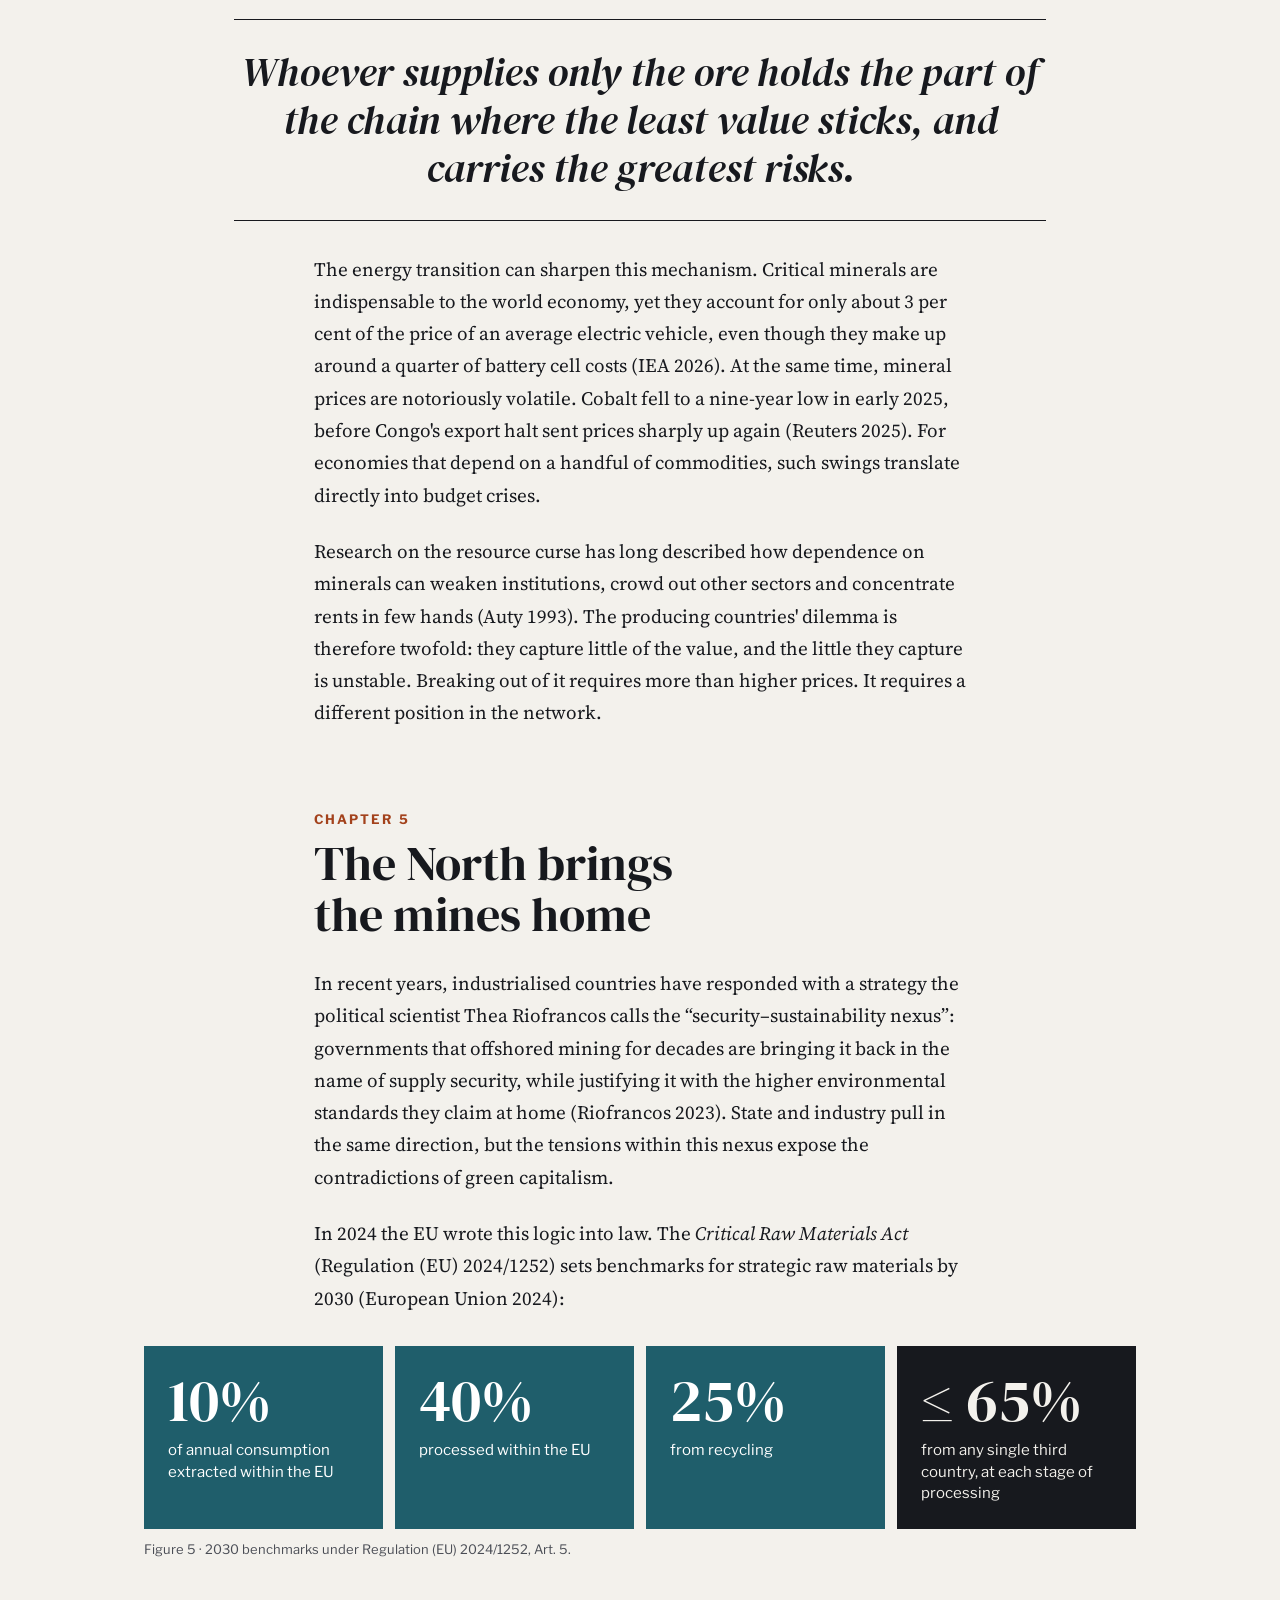
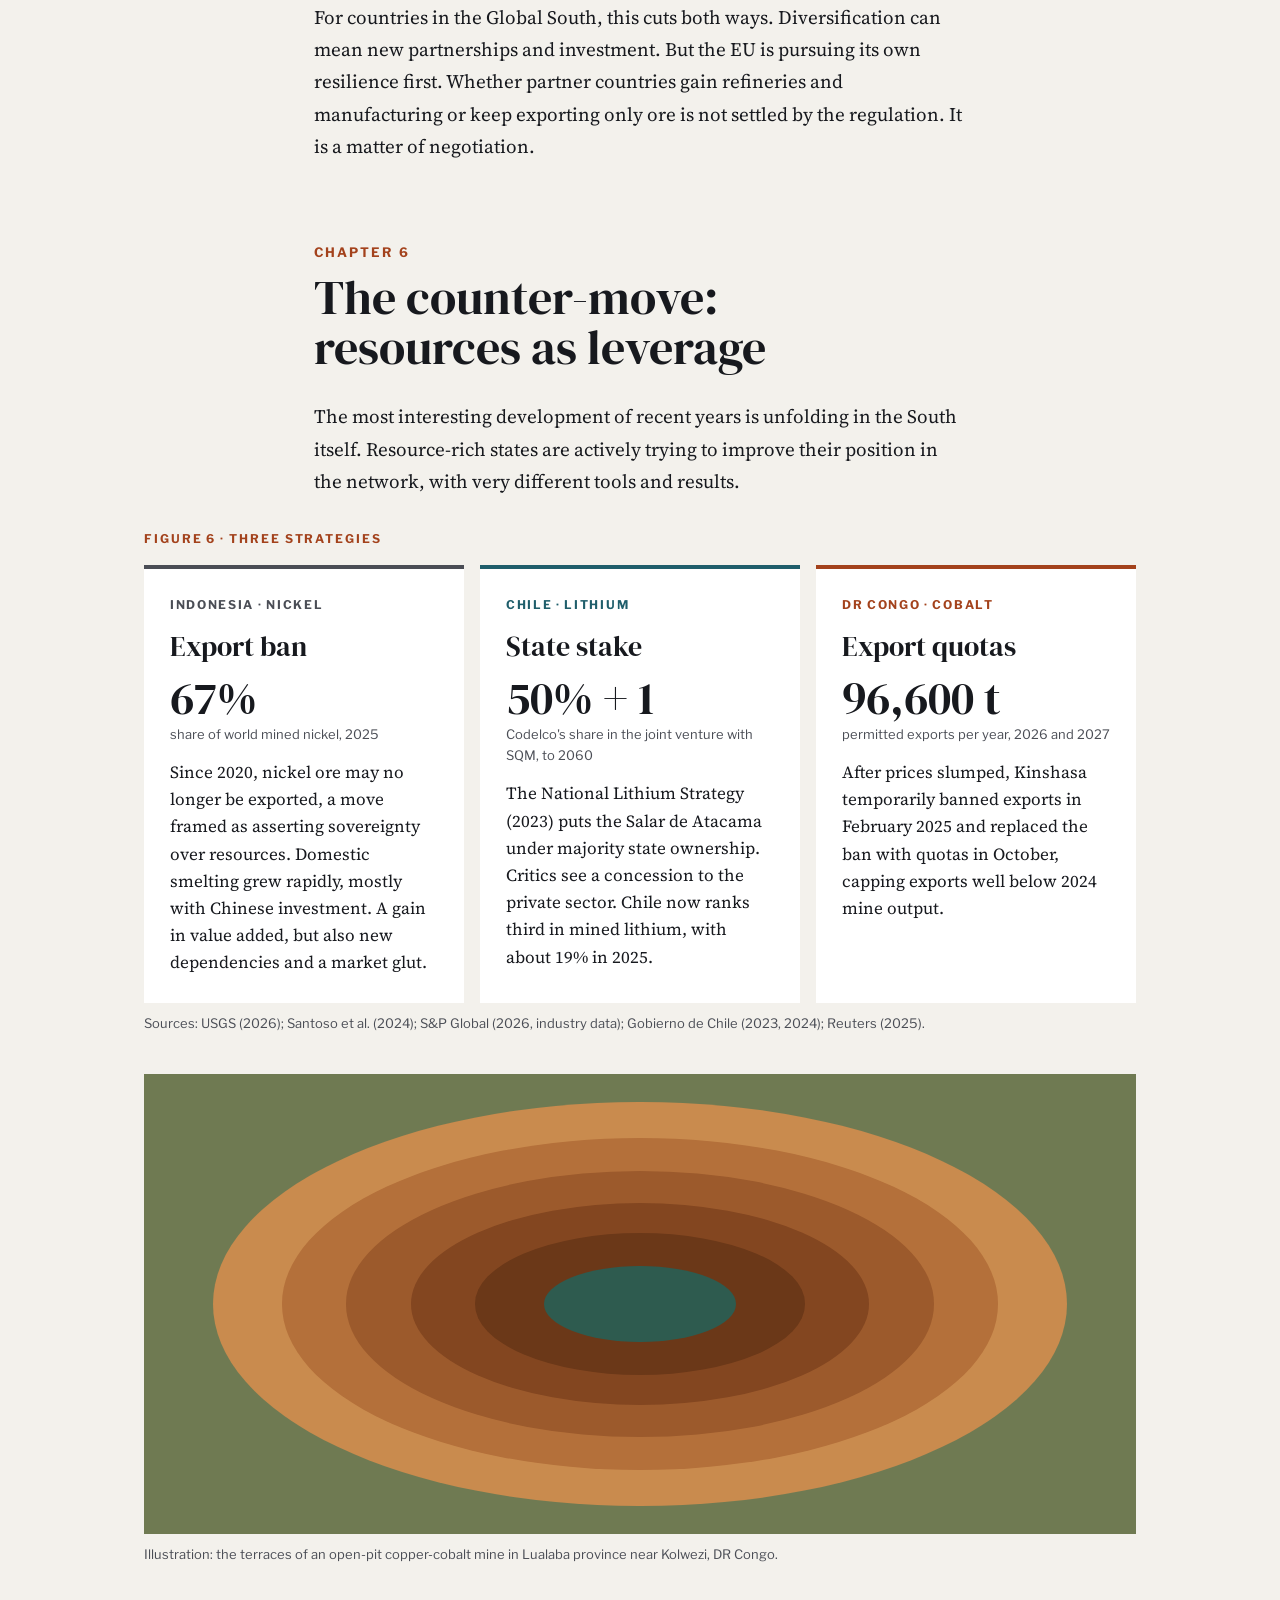
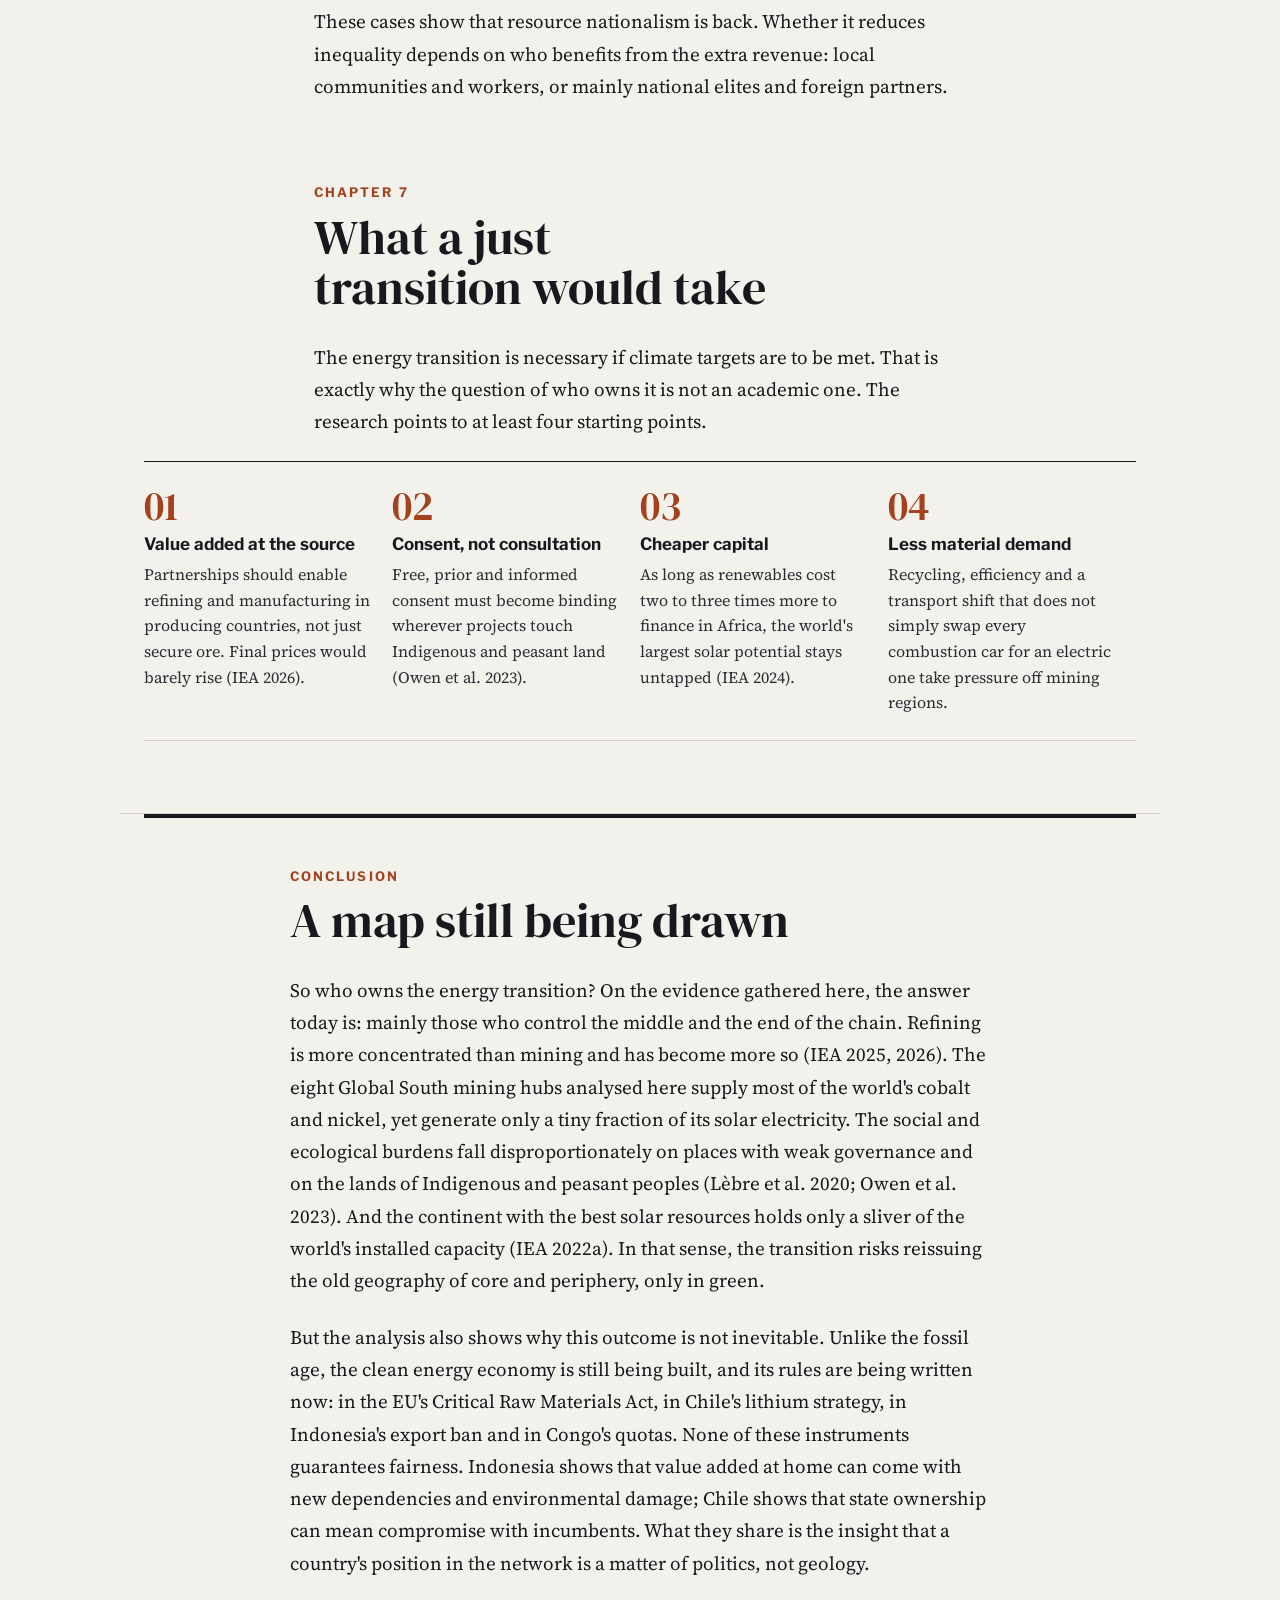
<file: issue-01.html>
<!doctype html>
<html lang="en">
<head>
<meta charset="utf-8">
<meta name="viewport" content="width=device-width, initial-scale=1, viewport-fit=cover">
<meta name="description" content="UNEVEN Issue 01: who captures the value of the green transition, and who pays the price. With an original GIS analysis and 30 sources.">
<meta property="og:title" content="Who Owns the Energy Transition? · UNEVEN">
<meta property="og:description" content="UNEVEN Issue 01: who captures the value of the green transition, and who pays the price. With an original GIS analysis and 30 sources.">
<meta property="og:image" content="share-issue-01.jpg">
<link rel="icon" href="icon.png">
<link rel="apple-touch-icon" href="icon.png">
<title>Who Owns the Energy Transition? · UNEVEN</title>
<link rel="stylesheet" href="style.css">
<link rel="preconnect" href="https://fonts.googleapis.com">
<link href="https://fonts.googleapis.com/css2?family=DM+Serif+Display:ital@0;1&amp;family=Source+Serif+4:ital,opsz,wght@0,8..60,400;0,8..60,600;1,8..60,400&amp;family=Libre+Franklin:wght@500;600;700;800&amp;display=swap" rel="stylesheet">
<style>
/* Single light editorial look by choice: paper ground, ink text, copper and teal accents. */
:root { --paper: #F3F1EC; --ink: #17191E; --copper: #A3421C; color-scheme: light }
html, body { background: var(--paper); color: var(--ink) }
body { margin: 0 }
a { color: var(--copper) } a:hover { color: #6E2A10 }
a:focus-visible { outline: 2px solid var(--copper); outline-offset: 2px }
h1, h2, h3 { text-wrap: balance }
img { max-width: 100% }
</style>
</head>
<body>
<main style="background: #F3F1EC; color: #17191E; font-family: 'Source Serif 4', Georgia, serif; width: 100%">

<!-- MASTHEAD -->
<header class="site-head"><div class="wrap">
<a class="logo" href="index.html" aria-label="UNEVEN home"><span class="bars" aria-hidden="true"><span style="height:10px;background:var(--teal)"></span><span style="height:22px;background:var(--copper)"></span><span style="height:6px;background:var(--slate)"></span><span style="height:16px;background:#B8862B"></span><span style="height:4px;background:var(--plum)"></span></span><span class="word">UNEVEN</span></a>
<nav class="nav" aria-label="Main"><a href="index.html">Home</a><a href="issues.html" aria-current="page">Issues</a><a href="about.html">About</a><a href="write.html">Write for UNEVEN</a><a href="contact.html">Contact</a></nav>
</div></header>

<!-- HERO -->
<section style="max-width: 1180px; margin: 0 auto; padding: 72px 24px 40px">
<p style="margin: 0 0 20px; font-family: 'Libre Franklin', sans-serif; font-size: 13px; font-weight: 700; letter-spacing: 0.16em; text-transform: uppercase; color: #A3421C">Inequality · Resources · Power</p>
<h1 style="margin: 0; font-family: 'DM Serif Display', Georgia, serif; font-weight: 400; font-size: clamp(48px, 9vw, 120px); line-height: 0.95; letter-spacing: -0.02em; max-width: 1050px">Who Owns the Energy Transition?</h1>
<p style="margin: 32px 0 0; font-size: clamp(20px, 2.4vw, 27px); line-height: 1.45; max-width: 780px; color: #2B2E35">Lithium from the Atacama, cobalt from the Congo, solar power from the Sahara: the green transition is redrawing the world map of raw materials. Whether it repeats old North–South patterns or breaks them is not a question of geology. It is a question of politics.</p>
<div style="margin-top: 36px; display: flex; flex-wrap: wrap; gap: 8px 28px; font-family: 'Libre Franklin', sans-serif; font-size: 14px; color: #4A4D55">
<span>Words: <strong style="color: #17191E">Eugenio Mincione</strong></span>
<span>About 16 minutes</span>
</div>
</section>

<!-- HERO GRAPHIC: element tiles -->
<figure style="max-width: 1180px; margin: 0 auto 72px; padding: 0 24px">
<div style="background: #17191E; color: #F3F1EC; padding: clamp(24px, 4vw, 44px)">
<p style="margin: 0 0 22px; font-family: 'Libre Franklin', sans-serif; font-size: 13px; font-weight: 700; letter-spacing: 0.16em; text-transform: uppercase; color: #E2B8A3">Five materials of the transition: where they are mined, where they are refined</p>
<div style="display: grid; grid-template-columns: repeat(auto-fit, minmax(170px, 1fr)); gap: 12px; font-family: 'Libre Franklin', sans-serif">
<div style="background: #1F5E6B; padding: 18px; display: flex; flex-direction: column; gap: 4px; min-height: 230px; box-sizing: border-box">
<span style="font-size: 14px; font-weight: 600">3</span>
<span style="font-family: 'DM Serif Display', Georgia, serif; font-size: 64px; line-height: 1">Li</span>
<span style="font-size: 15px; font-weight: 700; margin-bottom: 12px">Lithium</span>
<span style="font-size: 12px; letter-spacing: 0.1em; text-transform: uppercase; color: #CFE6E0">Mined</span>
<span style="font-size: 15px">Australia 32%, China 21%, Chile 19%</span>
<span style="font-size: 12px; letter-spacing: 0.1em; text-transform: uppercase; color: #CFE6E0; margin-top: 6px">Refined</span>
<span style="font-size: 15px; font-weight: 700">China</span>
</div>
<div style="background: #A3421C; padding: 18px; display: flex; flex-direction: column; gap: 4px; min-height: 230px; box-sizing: border-box">
<span style="font-size: 14px; font-weight: 600">27</span>
<span style="font-family: 'DM Serif Display', Georgia, serif; font-size: 64px; line-height: 1">Co</span>
<span style="font-size: 15px; font-weight: 700; margin-bottom: 12px">Cobalt</span>
<span style="font-size: 12px; letter-spacing: 0.1em; text-transform: uppercase; color: #F0C9B7">Mined</span>
<span style="font-size: 15px">DR Congo 74%, Indonesia 14%</span>
<span style="font-size: 12px; letter-spacing: 0.1em; text-transform: uppercase; color: #F0C9B7; margin-top: 6px">Refined</span>
<span style="font-size: 15px; font-weight: 700">China</span>
</div>
<div style="background: #3E4450; padding: 18px; display: flex; flex-direction: column; gap: 4px; min-height: 230px; box-sizing: border-box">
<span style="font-size: 14px; font-weight: 600">28</span>
<span style="font-family: 'DM Serif Display', Georgia, serif; font-size: 64px; line-height: 1">Ni</span>
<span style="font-size: 15px; font-weight: 700; margin-bottom: 12px">Nickel</span>
<span style="font-size: 12px; letter-spacing: 0.1em; text-transform: uppercase; color: #C9CCD3">Mined</span>
<span style="font-size: 15px">Indonesia 67%, Philippines 7%</span>
<span style="font-size: 12px; letter-spacing: 0.1em; text-transform: uppercase; color: #C9CCD3; margin-top: 6px">Refined</span>
<span style="font-size: 15px; font-weight: 700">Indonesia, China</span>
</div>
<div style="background: #8A5F14; padding: 18px; display: flex; flex-direction: column; gap: 4px; min-height: 230px; box-sizing: border-box">
<span style="font-size: 14px; font-weight: 600">29</span>
<span style="font-family: 'DM Serif Display', Georgia, serif; font-size: 64px; line-height: 1">Cu</span>
<span style="font-size: 15px; font-weight: 700; margin-bottom: 12px">Copper</span>
<span style="font-size: 12px; letter-spacing: 0.1em; text-transform: uppercase; color: #F2DDB0">Mined</span>
<span style="font-size: 15px">Chile 23%, DR Congo 14%, Peru 12%</span>
<span style="font-size: 12px; letter-spacing: 0.1em; text-transform: uppercase; color: #F2DDB0; margin-top: 6px">Refined</span>
<span style="font-size: 15px; font-weight: 700">China 48%</span>
</div>
<div style="background: #5B3A6B; padding: 18px; display: flex; flex-direction: column; gap: 4px; min-height: 230px; box-sizing: border-box">
<span style="font-size: 14px; font-weight: 600">60</span>
<span style="font-family: 'DM Serif Display', Georgia, serif; font-size: 64px; line-height: 1">Nd</span>
<span style="font-size: 15px; font-weight: 700; margin-bottom: 12px">Rare earths</span>
<span style="font-size: 12px; letter-spacing: 0.1em; text-transform: uppercase; color: #E1CFEA">Mined</span>
<span style="font-size: 15px">China 69%, USA 13%, Australia 7%</span>
<span style="font-size: 12px; letter-spacing: 0.1em; text-transform: uppercase; color: #E1CFEA; margin-top: 6px">Refined</span>
<span style="font-size: 15px; font-weight: 700">China 85%</span>
</div>
</div>
</div>
<figcaption style="margin-top: 10px; font-family: 'Libre Franklin', sans-serif; font-size: 13px; color: #4A4D55">Mined: share of world mine production, 2025 estimates (USGS 2026). Refined: leading refiner (IEA 2025, 2026); copper refinery share from USGS (2026); rare earth refining share from IEA (2026). Neodymium (Nd) stands for the rare earths used in wind turbine and EV motor magnets.</figcaption>
</figure>

<!-- INTRO -->
<article style="max-width: 700px; margin: 0 auto; padding: 0 24px">
<p style="margin: 0 0 24px; font-size: 21px; line-height: 1.65"><span style="float: left; font-family: 'DM Serif Display', Georgia, serif; font-size: 92px; line-height: 0.8; padding: 8px 12px 0 0; color: #A3421C">T</span>he energy transition is usually told from its end: the electric car in the garage, the solar roof in the suburbs, the wind turbine on the horizon. But it also has a beginning, and that beginning rarely lies where its fruits are harvested. It lies in the salt flats of the Andes, in the copper-cobalt belts of Central Africa, in the nickel mines of Sulawesi. Where the materials of the future are pulled from the ground is where it will be decided whether the transition is a just one.</p>
<p style="margin: 0 0 24px; font-size: 19px; line-height: 1.7">This article asks a simple question: who owns the energy transition? Who captures the value, who carries the costs, and who has the power to set the rules? The argument: decarbonisation risks repeating an old pattern in which the Global South supplies raw materials and land, while industry, know-how and profits end up elsewhere. Unlike in the fossil age, however, this pattern is not yet set in stone. Resource-rich states have new levers, and they are beginning to pull them.</p>
</article>

<!-- SECTION 1 -->
<article style="max-width: 700px; margin: 0 auto; padding: 56px 24px 0">
<p style="margin: 0 0 8px; font-family: 'Libre Franklin', sans-serif; font-size: 13px; font-weight: 700; letter-spacing: 0.16em; text-transform: uppercase; color: #A3421C">Chapter 1</p>
<h2 style="margin: 0 0 28px; font-family: 'DM Serif Display', Georgia, serif; font-weight: 400; font-size: clamp(34px, 4.4vw, 48px); line-height: 1.05">The new map of raw materials</h2>
<p style="margin: 0 0 24px; font-size: 19px; line-height: 1.7">When people talk about critical minerals, they think of mines first. The real bottleneck, though, sits one step further down the chain, in refining. According to the International Energy Agency, China is the leading refiner for 19 of the 20 strategic minerals it analyses, with an average market share of around 70 per cent. For key energy minerals, the three largest refining countries held 86 per cent of the market on average in 2024, up from around 82 per cent in 2020; for mining, the top three held 77 per cent (IEA 2025). The 2026 edition shows the trend continuing: the average share of the single largest refining country rose from 70 per cent in 2023 to 72 per cent in 2025 (IEA 2026).</p>
<p style="margin: 0 0 24px; font-size: 19px; line-height: 1.7">What stands out is the direction of travel. Despite billion-dollar programmes in the West, concentration in processing has recently grown rather than shrunk. Only for rare earths is a shift visible: new capacity in the United States and Malaysia pushed the dominant supplier's share from above 90 per cent (2023) to 85 per cent (2025), and the IEA considers around 70 per cent possible by 2035 if planned projects go ahead (IEA 2026).</p>
</article>

<!-- INFOGRAPHIC 1 -->
<figure style="max-width: 1040px; margin: 40px auto; padding: 0 24px">
<div style="background: #FFFFFF; border-top: 4px solid #17191E; padding: 32px clamp(20px, 4vw, 44px) 36px">
<p style="margin: 0 0 6px; font-family: 'Libre Franklin', sans-serif; font-size: 12px; font-weight: 700; letter-spacing: 0.16em; text-transform: uppercase; color: #A3421C">Figure 1</p>
<h3 style="margin: 0 0 8px; font-family: 'DM Serif Display', Georgia, serif; font-weight: 400; font-size: 30px; line-height: 1.15">Mining is spread out, refining is concentrated</h3>
<p style="margin: 0 0 28px; font-family: 'Libre Franklin', sans-serif; font-size: 14px; color: #4A4D55">Market share of the three largest countries, average across six key minerals</p>
<div style="display: flex; flex-direction: column; gap: 18px; font-family: 'Libre Franklin', sans-serif">
<div style="display: flex; flex-wrap: wrap; align-items: center; gap: 8px 16px">
<span style="flex: 0 0 200px; font-size: 15px; font-weight: 600">Mining, 2024</span>
<div style="flex: 1 1 300px; height: 34px; background: #EEEBE4; display: flex"><div style="width: 77%; background: #1F5E6B; display: flex; align-items: center; justify-content: flex-end; padding-right: 10px; box-sizing: border-box; color: #FFFFFF; font-weight: 700; font-size: 15px">77%</div></div>
</div>
<div style="display: flex; flex-wrap: wrap; align-items: center; gap: 8px 16px">
<span style="flex: 0 0 200px; font-size: 15px; font-weight: 600">Refining, 2020</span>
<div style="flex: 1 1 300px; height: 34px; background: #EEEBE4; display: flex"><div style="width: 82%; background: #D9A58C; display: flex; align-items: center; justify-content: flex-end; padding-right: 10px; box-sizing: border-box; color: #17191E; font-weight: 700; font-size: 15px">82%</div></div>
</div>
<div style="display: flex; flex-wrap: wrap; align-items: center; gap: 8px 16px">
<span style="flex: 0 0 200px; font-size: 15px; font-weight: 600">Refining, 2024</span>
<div style="flex: 1 1 300px; height: 34px; background: #EEEBE4; display: flex"><div style="width: 86%; background: #A3421C; display: flex; align-items: center; justify-content: flex-end; padding-right: 10px; box-sizing: border-box; color: #FFFFFF; font-weight: 700; font-size: 15px">86%</div></div>
</div>
</div>
<div style="margin-top: 32px; padding-top: 24px; border-top: 1px solid #D6D2C8; display: flex; flex-wrap: wrap; gap: 24px 48px">
<div style="flex: 1 1 200px">
<div style="font-family: 'DM Serif Display', Georgia, serif; font-size: 52px; line-height: 1; color: #A3421C">19 of 20</div>
<div style="margin-top: 6px; font-family: 'Libre Franklin', sans-serif; font-size: 14px; color: #4A4D55">strategic minerals are refined mainly in China, with an average share of ~70%</div>
</div>
<div style="flex: 1 1 200px">
<div style="font-family: 'DM Serif Display', Georgia, serif; font-size: 52px; line-height: 1; color: #17191E">90 → 85 → 70</div>
<div style="margin-top: 6px; font-family: 'Libre Franklin', sans-serif; font-size: 14px; color: #4A4D55">Largest supplier's share of rare earth refining, in per cent: 2023, 2025, projection for 2035</div>
</div>
</div>
</div>
<figcaption style="margin-top: 10px; font-family: 'Libre Franklin', sans-serif; font-size: 13px; color: #4A4D55">Sources: IEA (2025), Global Critical Minerals Outlook 2025 (bars, 19 of 20); IEA (2026), Global Critical Minerals Outlook 2026 (rare earths; the 2023 value is reported as “over 90%”).</figcaption>
</figure>

<article style="max-width: 700px; margin: 0 auto; padding: 0 24px">
<p style="margin: 0 0 24px; font-size: 19px; line-height: 1.7">For the question of inequality, this distinction is central. Raw materials are extracted wherever geology happened to leave them. Value, by contrast, is created wherever capital, technology and industrial policy steer it. The geographers Gavin Bridge and Erika Faigen therefore argue that batteries should not be thought of as a linear supply chain but as a global production network in which firms, states and research institutions compete for position (Bridge &amp; Faigen 2022). In that network, the mine is the weakest position: capital-intensive, prone to conflict, and holding the smallest share of the final price.</p>
</article>

<!-- VALUE CHAIN -->
<figure style="max-width: 1040px; margin: 40px auto; padding: 0 24px">
<p style="margin: 0 0 6px; font-family: 'Libre Franklin', sans-serif; font-size: 12px; font-weight: 700; letter-spacing: 0.16em; text-transform: uppercase; color: #A3421C">Figure 2</p>
<h3 style="margin: 0 0 24px; font-family: 'DM Serif Display', Georgia, serif; font-weight: 400; font-size: 30px; line-height: 1.15">Where the value sticks</h3>
<div style="display: flex; flex-wrap: wrap; align-items: stretch; gap: 12px; font-family: 'Libre Franklin', sans-serif">
<div style="flex: 1 1 200px; background: #E7DCCF; padding: 20px; box-sizing: border-box">
<div style="font-size: 12px; font-weight: 700; letter-spacing: 0.12em; text-transform: uppercase; color: #6E2A10">Stage 1</div>
<div style="margin: 6px 0 10px; font-family: 'DM Serif Display', Georgia, serif; font-size: 24px">Extraction</div>
<div style="font-size: 14px; line-height: 1.5; color: #2B2E35">Chile, Argentina, DR Congo, Indonesia, Australia. Highest local risks, smallest share of the final price.</div>
</div>
<div style="flex: 0 0 auto; display: flex; align-items: center; justify-content: center; font-size: 26px; color: #A3421C; padding: 0 4px">→</div>
<div style="flex: 1 1 200px; background: #D9A58C; padding: 20px; box-sizing: border-box">
<div style="font-size: 12px; font-weight: 700; letter-spacing: 0.12em; text-transform: uppercase; color: #4A1C0A">Stage 2</div>
<div style="margin: 6px 0 10px; font-family: 'DM Serif Display', Georgia, serif; font-size: 24px">Refining</div>
<div style="font-size: 14px; line-height: 1.5; color: #17191E">Highly concentrated, mostly China; Indonesia for nickel. The real bottleneck.</div>
</div>
<div style="flex: 0 0 auto; display: flex; align-items: center; justify-content: center; font-size: 26px; color: #A3421C; padding: 0 4px">→</div>
<div style="flex: 1 1 200px; background: #A3421C; padding: 20px; box-sizing: border-box; color: #FFFFFF">
<div style="font-size: 12px; font-weight: 700; letter-spacing: 0.12em; text-transform: uppercase">Stage 3</div>
<div style="margin: 6px 0 10px; font-family: 'DM Serif Display', Georgia, serif; font-size: 24px">Cells &amp; modules</div>
<div style="font-size: 14px; line-height: 1.5">Battery cells, solar modules: in 2022 China held over 80% of every solar PV manufacturing stage.</div>
</div>
<div style="flex: 0 0 auto; display: flex; align-items: center; justify-content: center; font-size: 26px; color: #A3421C; padding: 0 4px">→</div>
<div style="flex: 1 1 200px; background: #17191E; padding: 20px; box-sizing: border-box; color: #F3F1EC">
<div style="font-size: 12px; font-weight: 700; letter-spacing: 0.12em; text-transform: uppercase; color: #E2B8A3">Stage 4</div>
<div style="margin: 6px 0 10px; font-family: 'DM Serif Display', Georgia, serif; font-size: 24px">End product</div>
<div style="font-size: 14px; line-height: 1.5">EVs, storage, grids. Brands, patents and consumption sit mostly in China, Europe and the US.</div>
</div>
</div>
<figcaption style="margin-top: 12px; font-family: 'Libre Franklin', sans-serif; font-size: 13px; color: #4A4D55">Schematic after Bridge &amp; Faigen (2022); shares: IEA (2022b, 2025).</figcaption>
</figure>

<!-- SECTION 2 -->
<article style="max-width: 700px; margin: 0 auto; padding: 56px 24px 0">
<p style="margin: 0 0 8px; font-family: 'Libre Franklin', sans-serif; font-size: 13px; font-weight: 700; letter-spacing: 0.16em; text-transform: uppercase; color: #A3421C">Chapter 2</p>
<h2 style="margin: 0 0 28px; font-family: 'DM Serif Display', Georgia, serif; font-weight: 400; font-size: clamp(34px, 4.4vw, 48px); line-height: 1.05">Green extractivism</h2>
<p style="margin: 0 0 24px; font-size: 19px; line-height: 1.7">The social and environmental costs of extraction are unevenly distributed, and systematically so. A study by Lèbre et al. (2020) in <em>Nature Communications</em>, which assesses mining projects for 20 metals against environmental, social and governance risks, finds that 70 per cent of cobalt resources and 84 per cent of platinum resources lie in high-risk contexts. Owen et al. (2023) geolocated 5,097 energy transition mineral projects and overlaid them with land-tenure data: more than half of the resource base lies on or near the lands of Indigenous and peasant peoples, groups whose right to free, prior and informed consent is enshrined in United Nations declarations.</p>
</article>

<!-- STATS -->
<section style="max-width: 1040px; margin: 40px auto; padding: 0 24px">
<div style="background: #17191E; color: #F3F1EC; padding: clamp(28px, 5vw, 56px); display: flex; flex-wrap: wrap; gap: 36px 56px">
<div style="flex: 1 1 260px">
<div style="font-family: 'DM Serif Display', Georgia, serif; font-size: clamp(64px, 9vw, 104px); line-height: 0.9; color: #E2B8A3">&gt;50%</div>
<p style="margin: 14px 0 0; font-family: 'Libre Franklin', sans-serif; font-size: 16px; line-height: 1.5">of the resource base for energy transition minerals lies on or near the lands of Indigenous and peasant peoples.</p>
<p style="margin: 8px 0 0; font-family: 'Libre Franklin', sans-serif; font-size: 13px; color: #B9B6AE">Owen et al. 2023, n = 5,097 projects</p>
</div>
<div style="flex: 1 1 260px">
<div style="font-family: 'DM Serif Display', Georgia, serif; font-size: clamp(64px, 9vw, 104px); line-height: 0.9; color: #E2B8A3">70%</div>
<p style="margin: 14px 0 0; font-family: 'Libre Franklin', sans-serif; font-size: 16px; line-height: 1.5">of cobalt resources lie in contexts with high environmental, social and governance risk.</p>
<p style="margin: 8px 0 0; font-family: 'Libre Franklin', sans-serif; font-size: 13px; color: #B9B6AE">Lèbre et al. 2020</p>
</div>
</div>
</section>

<article style="max-width: 700px; margin: 0 auto; padding: 0 24px">
<p style="margin: 0 0 24px; font-size: 19px; line-height: 1.7">Taking the “Lithium Triangle” of Chile, Argentina and Bolivia as their case, Voskoboynik and Andreucci (2022) describe how state and corporate actors legitimise extraction through discourse: old promises of prosperity and modernisation are fused with new images of high technology, green jobs and climate-friendly mining. They call this green extractivism, a form of intensive resource exploitation framed not only as compatible with climate action but as a precondition for it. Fieldwork in the Puna de Atacama shows that brine evaporation is entangled with conflicts over water and Indigenous rights, and that communities are far from united in how they judge the lithium boom (Blair et al. 2023).</p>
<p style="margin: 0 0 24px; font-size: 19px; line-height: 1.7">In the DR Congo, which supplied about three quarters of the world's mined cobalt in 2025 (USGS 2026), the picture is harsher still. Drawing on interviews and visits to dozens of mining sites, Benjamin Sovacool documented real benefits such as income and local development, but also severe harms: accidents, pollution, damage to health and violent conflict (Sovacool 2019). With colleagues, he describes this spatial displacement of burdens as a “decarbonisation divide”: the clean technologies of the North rest on degraded landscapes of extraction and waste in the South (Sovacool et al. 2020). Calvão et al. (2021) further show how companies outsource responsibility by drawing in artisanal miners who work without fixed wages.</p>
</article>

<!-- HOTSPOTS -->
<figure style="max-width: 1040px; margin: 40px auto; padding: 0 24px">
<div style="background: #FFFFFF; border-top: 4px solid #17191E; padding: 28px clamp(20px, 4vw, 44px) 32px">
<p style="margin: 0 0 6px; font-family: 'Libre Franklin', sans-serif; font-size: 12px; font-weight: 700; letter-spacing: 0.16em; text-transform: uppercase; color: #A3421C">Atlas</p>
<h3 style="margin: 0 0 24px; font-family: 'DM Serif Display', Georgia, serif; font-weight: 400; font-size: 30px; line-height: 1.15">Four frontiers of the transition</h3>
<div style="display: grid; grid-template-columns: repeat(auto-fit, minmax(210px, 1fr)); gap: 20px; font-family: 'Libre Franklin', sans-serif">
<div style="border-top: 3px solid #1F5E6B; padding-top: 14px; display: flex; flex-direction: column; gap: 6px">
<span style="font-size: 12px; font-weight: 600; letter-spacing: 0.08em; color: #4A4D55">23.5° S · 68.3° W</span>
<span style="font-family: 'DM Serif Display', Georgia, serif; font-size: 24px">Salar de Atacama</span>
<span style="font-size: 13px; font-weight: 700; letter-spacing: 0.1em; text-transform: uppercase; color: #1F5E6B">Chile · Lithium</span>
<span style="font-size: 15px; line-height: 1.5; color: #2B2E35">Brine evaporation in one of the driest places on Earth; conflicts over water and Indigenous rights.</span>
</div>
<div style="border-top: 3px solid #A3421C; padding-top: 14px; display: flex; flex-direction: column; gap: 6px">
<span style="font-size: 12px; font-weight: 600; letter-spacing: 0.08em; color: #4A4D55">10.7° S · 25.5° E</span>
<span style="font-family: 'DM Serif Display', Georgia, serif; font-size: 24px">Kolwezi, Lualaba</span>
<span style="font-size: 13px; font-weight: 700; letter-spacing: 0.1em; text-transform: uppercase; color: #A3421C">DR Congo · Cobalt, copper</span>
<span style="font-size: 15px; line-height: 1.5; color: #2B2E35">Heart of the Copperbelt; industrial pits beside artisanal mining with severe health risks.</span>
</div>
<div style="border-top: 3px solid #3E4450; padding-top: 14px; display: flex; flex-direction: column; gap: 6px">
<span style="font-size: 12px; font-weight: 600; letter-spacing: 0.08em; color: #4A4D55">2.8° S · 122.1° E</span>
<span style="font-family: 'DM Serif Display', Georgia, serif; font-size: 24px">Morowali, Sulawesi</span>
<span style="font-size: 13px; font-weight: 700; letter-spacing: 0.1em; text-transform: uppercase; color: #3E4450">Indonesia · Nickel</span>
<span style="font-size: 15px; line-height: 1.5; color: #2B2E35">Industrial park for nickel smelting that grew after the 2020 ore export ban.</span>
</div>
<div style="border-top: 3px solid #8A5F14; padding-top: 14px; display: flex; flex-direction: column; gap: 6px">
<span style="font-size: 12px; font-weight: 600; letter-spacing: 0.08em; color: #4A4D55">31.0° N · 6.9° W</span>
<span style="font-family: 'DM Serif Display', Georgia, serif; font-size: 24px">Ouarzazate</span>
<span style="font-size: 13px; font-weight: 700; letter-spacing: 0.1em; text-transform: uppercase; color: #8A5F14">Morocco · Solar</span>
<span style="font-size: 15px; line-height: 1.5; color: #2B2E35">The Noor complex: a national flagship, planned with little involvement of local communities.</span>
</div>
</div>
</div>
<figcaption style="margin-top: 10px; font-family: 'Libre Franklin', sans-serif; font-size: 13px; color: #4A4D55">Approximate coordinates. Sources: Blair et al. (2023); Sovacool (2019); Santoso et al. (2024); Rignall (2016); Haddad (2022).</figcaption>
</figure>

<!-- SECTION 3 -->
<article style="max-width: 700px; margin: 0 auto; padding: 56px 24px 0">
<p style="margin: 0 0 8px; font-family: 'Libre Franklin', sans-serif; font-size: 13px; font-weight: 700; letter-spacing: 0.16em; text-transform: uppercase; color: #A3421C">Chapter 3</p>
<h2 style="margin: 0 0 28px; font-family: 'DM Serif Display', Georgia, serif; font-weight: 400; font-size: clamp(34px, 4.4vw, 48px); line-height: 1.05">The sun as a resource</h2>
<p style="margin: 0 0 24px; font-size: 19px; line-height: 1.7">Inequality is not only about metals but also about land and energy itself. According to the IEA, Africa holds 60 per cent of the world's best solar resources but only around 1 per cent of installed solar PV capacity (IEA 2022a). The reason is not a lack of sunshine but expensive capital: the IEA puts the cost of financing renewables in Africa at two to three times that of advanced economies (IEA 2024).</p>
</article>

<!-- INFOGRAPHIC AFRICA -->
<figure style="max-width: 1040px; margin: 40px auto; padding: 0 24px">
<div style="background: #FFFFFF; border-top: 4px solid #17191E; padding: 32px clamp(20px, 4vw, 44px) 36px">
<p style="margin: 0 0 6px; font-family: 'Libre Franklin', sans-serif; font-size: 12px; font-weight: 700; letter-spacing: 0.16em; text-transform: uppercase; color: #A3421C">Figure 3</p>
<h3 style="margin: 0 0 28px; font-family: 'DM Serif Display', Georgia, serif; font-weight: 400; font-size: 30px; line-height: 1.15">Africa's solar paradox</h3>
<div style="display: flex; flex-direction: column; gap: 22px; font-family: 'Libre Franklin', sans-serif">
<div>
<div style="display: flex; justify-content: space-between; gap: 12px; font-size: 15px; font-weight: 600; margin-bottom: 8px"><span>Share of the world's best solar resources</span><span style="color: #8A5F14">60%</span></div>
<div style="height: 40px; background: #EEEBE4; display: flex"><div style="width: 60%; background: #B8862B"></div></div>
</div>
<div>
<div style="display: flex; justify-content: space-between; gap: 12px; font-size: 15px; font-weight: 600; margin-bottom: 8px"><span>Share of the world's installed solar PV capacity</span><span style="color: #A3421C">~1%</span></div>
<div style="height: 40px; background: #EEEBE4; display: flex"><div style="width: 1%; min-width: 4px; background: #A3421C"></div></div>
</div>
<div>
<div style="display: flex; justify-content: space-between; gap: 12px; font-size: 15px; font-weight: 600; margin-bottom: 8px"><span>Cost of capital for renewables vs. advanced economies</span><span style="color: #17191E">2–3×</span></div>
<div style="display: flex; gap: 6px"><div style="flex: 0 0 60px; height: 40px; background: #17191E"></div><div style="flex: 0 0 60px; height: 40px; background: #17191E"></div><div style="flex: 0 0 60px; height: 40px; background: #17191E; opacity: 0.45"></div></div>
</div>
</div>
</div>
<figcaption style="margin-top: 10px; font-family: 'Libre Franklin', sans-serif; font-size: 13px; color: #4A4D55">Sources: IEA (2022a), Africa Energy Outlook 2022; IEA (2024), Clean Energy Investment for Development in Africa.</figcaption>
</figure>

<article style="max-width: 700px; margin: 0 auto; padding: 0 24px">
<p style="margin: 0 0 24px; font-size: 19px; line-height: 1.7">Where large solar projects are built, the distributional question returns in a new form. Morocco's Noor complex near Ouarzazate is held up as a flagship. The anthropologist Karen Rignall studied its origins and showed that the energy transition there is as much a political project as a geographic one: it reshapes land use and power relations without automatically replacing the centralised forms of state control that sustained the fossil regime (Rignall 2016). Haddad (2022) describes how local communities were barely involved in planning and implementation and had to fight for a share of the benefits.</p>
<p style="margin: 0 0 24px; font-size: 19px; line-height: 1.7">Then there is the industrial side: according to the IEA, China's share of every manufacturing stage of solar modules, from polysilicon to the finished panel, exceeded 80 per cent in 2022 (IEA 2022b). The sun may shine in the South, but the factories stand elsewhere.</p>
</article>

<!-- ILLUSTRATION B: heliostat field -->
<figure style="max-width: 1040px; margin: 40px auto; padding: 0 24px">
<div aria-hidden="true" style="height: clamp(240px, 36vw, 460px); background: #D9B98A; display: flex; align-items: center; justify-content: center; overflow: hidden">
<div style="height: 92%; aspect-ratio: 1; border-radius: 50%; border: 10px dotted #3E5160; box-sizing: border-box; display: flex; align-items: center; justify-content: center">
<div style="height: 80%; aspect-ratio: 1; border-radius: 50%; border: 10px dotted #3E5160; box-sizing: border-box; display: flex; align-items: center; justify-content: center">
<div style="height: 76%; aspect-ratio: 1; border-radius: 50%; border: 9px dotted #3E5160; box-sizing: border-box; display: flex; align-items: center; justify-content: center">
<div style="height: 70%; aspect-ratio: 1; border-radius: 50%; border: 8px dotted #3E5160; box-sizing: border-box; display: flex; align-items: center; justify-content: center">
<div style="height: 52%; aspect-ratio: 1; border-radius: 50%; background: #F2C14E; display: flex; align-items: center; justify-content: center">
<div style="height: 46%; aspect-ratio: 1; border-radius: 50%; background: #17191E"></div>
</div>
</div>
</div>
</div>
</div>
</div>
<figcaption style="margin-top: 10px; font-family: 'Libre Franklin', sans-serif; font-size: 13px; color: #4A4D55">Illustration: rings of mirrors around a solar tower, as at the Noor complex near Ouarzazate, Morocco.</figcaption>
</figure>

<!-- GIS ANALYSIS -->
<section style="background: #FFFFFF; margin: 72px 0 0; padding: 64px 24px 56px; border-top: 4px solid #1F5E6B">
<article style="max-width: 700px; margin: 0 auto">
<p style="margin: 0 0 8px; font-family: 'Libre Franklin', sans-serif; font-size: 13px; font-weight: 700; letter-spacing: 0.16em; text-transform: uppercase; color: #1F5E6B">UNEVEN Analysis · Original GIS study</p>
<h2 style="margin: 0 0 28px; font-family: 'DM Serif Display', Georgia, serif; font-weight: 400; font-size: clamp(34px, 4.4vw, 48px); line-height: 1.05">Mapping the mismatch</h2>
<p style="margin: 0 0 24px; font-size: 19px; line-height: 1.7">To test this article's central argument with data, I combined three open datasets in a GIS: country borders from Natural Earth, solar electricity generation and population for 2024 from Our World in Data (based on Ember and the Energy Institute), and mine production for 2025 from the US Geological Survey (Natural Earth 2024; Our World in Data 2025; USGS 2026). A country counts as a mining hub if it produces at least 5 per cent of world mine output of lithium, cobalt, nickel, copper or rare earths. Twelve countries meet that threshold. Eight of them lie in the Global South: DR Congo, Indonesia, Chile, Peru, Zimbabwe, the Philippines, Argentina and Myanmar. The other four are China, Australia, the United States and Russia.</p>
</article>
<figure style="max-width: 1100px; margin: 32px auto 0">
<img src="map-issue-01.webp" alt="World map of solar electricity per person in 2024. Most of Africa and the mining hubs DR Congo, Indonesia, Zimbabwe, Myanmar, Peru and the Philippines produce under 50 kWh per person, while Europe, the US, China and Australia produce several hundred to over 1,000. Chile is a dark exception in South America." style="width: 100%; height: auto; display: block">
<figcaption style="margin-top: 10px; font-family: 'Libre Franklin', sans-serif; font-size: 13px; color: #4A4D55">Figure 4 · Solar electricity per person, 2024, and critical mineral mining hubs, 2025. Equal Earth projection. Data: Natural Earth (2024); Our World in Data (2025), based on Ember and Energy Institute; USGS (2026). Analysis and map: Eugenio Mincione.</figcaption>
</figure>
<div style="max-width: 1040px; margin: 40px auto 0; display: grid; grid-template-columns: repeat(auto-fit, minmax(220px, 1fr)); gap: 12px; font-family: 'Libre Franklin', sans-serif">
<div style="background: #1F5E6B; color: #FFFFFF; padding: 22px">
<div style="font-family: 'DM Serif Display', Georgia, serif; font-size: 52px; line-height: 1">90%</div>
<div style="margin-top: 8px; font-size: 15px; line-height: 1.45">of the world's cobalt, 74% of its nickel, 52% of its copper and 37% of its lithium come from the eight Global South hubs</div>
</div>
<div style="background: #A3421C; color: #FFFFFF; padding: 22px">
<div style="font-family: 'DM Serif Display', Georgia, serif; font-size: 52px; line-height: 1">1.5%</div>
<div style="margin-top: 8px; font-size: 15px; line-height: 1.45">of the world's solar electricity is generated there, for 8.3% of the world's population</div>
</div>
<div style="background: #17191E; color: #F3F1EC; padding: 22px">
<div style="font-family: 'DM Serif Display', Georgia, serif; font-size: 52px; line-height: 1">20 vs 610</div>
<div style="margin-top: 8px; font-size: 15px; line-height: 1.45">kWh of solar electricity per person: median hub vs median EU member state</div>
</div>
<div style="background: #8A5F14; color: #FFFFFF; padding: 22px">
<div style="font-family: 'DM Serif Display', Georgia, serif; font-size: 52px; line-height: 1">18.5% / 1.7%</div>
<div style="margin-top: 8px; font-size: 15px; line-height: 1.45">Africa's share of world population vs. its share of world solar generation</div>
</div>
</div>
<article style="max-width: 700px; margin: 40px auto 0">
<p style="margin: 0 0 24px; font-size: 19px; line-height: 1.7">The result is stark. Together, the eight Global South hubs mined 90 per cent of the world's cobalt, 74 per cent of its nickel, 52 per cent of its copper and 37 per cent of its lithium in 2025. Yet in 2024 they generated only 1.5 per cent of the world's solar electricity, while housing 8.3 per cent of its population. The median hub produced around 20 kWh of solar electricity per person, against about 610 kWh in the median EU member state. Africa as a whole, home to 18.5 per cent of humanity, generated 1.7 per cent of the world's solar power, which is consistent with the IEA's estimate that the continent holds around 1 per cent of installed capacity (IEA 2022a).</p>
<p style="margin: 0 0 24px; font-size: 19px; line-height: 1.7">The exception is instructive. Chile, whose Atacama Desert receives some of the strongest sunshine on Earth, generated more than 1,000 kWh of solar electricity per person, more than Germany. Mining the transition and using it do not have to diverge. Where grids, capital and policy line up, a mining country can also become a solar country.</p>
<div style="border-top: 1px solid #D6D2C8; padding-top: 16px; font-family: 'Libre Franklin', sans-serif; font-size: 13px; line-height: 1.6; color: #4A4D55"><strong style="color: #17191E">Method and limits.</strong> Country-level join of the three datasets in Python (GeoPandas), mapped in the Equal Earth projection (EPSG:8857). Solar output measures electricity generated, not installed capacity or physical potential. 47 mostly small territories lack solar data. “Global South hubs” here means the eight hubs outside the high-income OECD, excluding China and Russia, which play distinct roles as the main refining hub and as a major power. Mine production figures are USGS estimates for 2025 and may be revised. The analysis describes correlation at country level; it does not show causation.</div>
</article>
</section>

<!-- SECTION 4 -->
<article style="max-width: 700px; margin: 0 auto; padding: 56px 24px 0">
<p style="margin: 0 0 8px; font-family: 'Libre Franklin', sans-serif; font-size: 13px; font-weight: 700; letter-spacing: 0.16em; text-transform: uppercase; color: #A3421C">Chapter 4</p>
<h2 style="margin: 0 0 28px; font-family: 'DM Serif Display', Georgia, serif; font-weight: 400; font-size: clamp(34px, 4.4vw, 48px); line-height: 1.05">Unequal exchange, reissued</h2>
<p style="margin: 0 0 24px; font-size: 19px; line-height: 1.7">Why does this pattern keep repeating? The suspicion that trade in raw materials systematically favours the industrialised world is old. In 1950, Raúl Prebisch and Hans Singer argued, independently of each other, that the prices of primary commodities tend to fall over the long run relative to the prices of manufactured goods (Prebisch 1950; Singer 1950). Countries that export ore and import machines would have to export ever more to buy the same. The Prebisch–Singer hypothesis has been debated ever since, and commodity booms regularly seem to refute it. Yet it shaped a generation of development policy, from import substitution in Latin America to today's calls for local value addition.</p>
<p style="margin: 0 0 24px; font-size: 19px; line-height: 1.7">Environmental scholars have extended the argument. The human ecologist Alf Hornborg proposed that unequal exchange is not only a matter of prices but of matter and energy: industrial centres import more resources, land and labour than they export, and accumulate the capacity to keep doing so (Hornborg 1998). This ecologically unequal exchange stays invisible as long as trade is measured in money alone.</p>
<p style="margin: 0 0 24px; font-size: 19px; line-height: 1.7">Hickel et al. (2022) tried to make it visible. Using environmentally extended input-output data, they calculated how many resources and how much labour flow, in net terms, from the Global South to the North. For 1990 to 2015 they put this drain at 242 trillion US dollars (in constant 2010 prices), and at 10.8 trillion dollars in Northern prices for 2015 alone. The method is contested among economists because it rests on a particular way of valuing price differences. The underlying observation, that raw material exporters structurally retain less of the value created, is far less controversial.</p>
</article>

<section style="max-width: 860px; margin: 32px auto; padding: 0 24px">
<blockquote style="margin: 0; padding: 28px 0; border-top: 1px solid #17191E; border-bottom: 1px solid #17191E; font-family: 'DM Serif Display', Georgia, serif; font-style: italic; font-size: clamp(28px, 3.6vw, 40px); line-height: 1.2; text-align: center">Whoever supplies only the ore holds the part of the chain where the least value sticks, and carries the greatest risks.</blockquote>
</section>

<article style="max-width: 700px; margin: 0 auto; padding: 0 24px">
<p style="margin: 0 0 24px; font-size: 19px; line-height: 1.7">The energy transition can sharpen this mechanism. Critical minerals are indispensable to the world economy, yet they account for only about 3 per cent of the price of an average electric vehicle, even though they make up around a quarter of battery cell costs (IEA 2026). At the same time, mineral prices are notoriously volatile. Cobalt fell to a nine-year low in early 2025, before Congo's export halt sent prices sharply up again (Reuters 2025). For economies that depend on a handful of commodities, such swings translate directly into budget crises.</p>
<p style="margin: 0 0 24px; font-size: 19px; line-height: 1.7">Research on the resource curse has long described how dependence on minerals can weaken institutions, crowd out other sectors and concentrate rents in few hands (Auty 1993). The producing countries' dilemma is therefore twofold: they capture little of the value, and the little they capture is unstable. Breaking out of it requires more than higher prices. It requires a different position in the network.</p>
</article>

<!-- SECTION 5 -->
<article style="max-width: 700px; margin: 0 auto; padding: 56px 24px 0">
<p style="margin: 0 0 8px; font-family: 'Libre Franklin', sans-serif; font-size: 13px; font-weight: 700; letter-spacing: 0.16em; text-transform: uppercase; color: #A3421C">Chapter 5</p>
<h2 style="margin: 0 0 28px; font-family: 'DM Serif Display', Georgia, serif; font-weight: 400; font-size: clamp(34px, 4.4vw, 48px); line-height: 1.05">The North brings the mines home</h2>
<p style="margin: 0 0 24px; font-size: 19px; line-height: 1.7">In recent years, industrialised countries have responded with a strategy the political scientist Thea Riofrancos calls the “security–sustainability nexus”: governments that offshored mining for decades are bringing it back in the name of supply security, while justifying it with the higher environmental standards they claim at home (Riofrancos 2023). State and industry pull in the same direction, but the tensions within this nexus expose the contradictions of green capitalism.</p>
<p style="margin: 0 0 24px; font-size: 19px; line-height: 1.7">In 2024 the EU wrote this logic into law. The <em>Critical Raw Materials Act</em> (Regulation (EU) 2024/1252) sets benchmarks for strategic raw materials by 2030 (European Union 2024):</p>
</article>

<!-- EU BENCHMARKS -->
<figure style="max-width: 1040px; margin: 32px auto 40px; padding: 0 24px">
<div style="display: grid; grid-template-columns: repeat(auto-fit, minmax(210px, 1fr)); gap: 12px; font-family: 'Libre Franklin', sans-serif">
<div style="background: #1F5E6B; color: #FFFFFF; padding: 24px">
<div style="font-family: 'DM Serif Display', Georgia, serif; font-size: 60px; line-height: 1">10%</div>
<div style="margin-top: 10px; font-size: 15px; line-height: 1.45">of annual consumption extracted within the EU</div>
</div>
<div style="background: #1F5E6B; color: #FFFFFF; padding: 24px">
<div style="font-family: 'DM Serif Display', Georgia, serif; font-size: 60px; line-height: 1">40%</div>
<div style="margin-top: 10px; font-size: 15px; line-height: 1.45">processed within the EU</div>
</div>
<div style="background: #1F5E6B; color: #FFFFFF; padding: 24px">
<div style="font-family: 'DM Serif Display', Georgia, serif; font-size: 60px; line-height: 1">25%</div>
<div style="margin-top: 10px; font-size: 15px; line-height: 1.45">from recycling</div>
</div>
<div style="background: #17191E; color: #F3F1EC; padding: 24px">
<div style="font-family: 'DM Serif Display', Georgia, serif; font-size: 60px; line-height: 1">≤ 65%</div>
<div style="margin-top: 10px; font-size: 15px; line-height: 1.45">from any single third country, at each stage of processing</div>
</div>
</div>
<figcaption style="margin-top: 10px; font-family: 'Libre Franklin', sans-serif; font-size: 13px; color: #4A4D55">Figure 5 · 2030 benchmarks under Regulation (EU) 2024/1252, Art. 5.</figcaption>
</figure>

<article style="max-width: 700px; margin: 0 auto; padding: 0 24px">
<p style="margin: 0 0 24px; font-size: 19px; line-height: 1.7">For countries in the Global South, this cuts both ways. Diversification can mean new partnerships and investment. But the EU is pursuing its own resilience first. Whether partner countries gain refineries and manufacturing or keep exporting only ore is not settled by the regulation. It is a matter of negotiation.</p>
</article>

<!-- SECTION 6 -->
<article style="max-width: 700px; margin: 0 auto; padding: 56px 24px 0">
<p style="margin: 0 0 8px; font-family: 'Libre Franklin', sans-serif; font-size: 13px; font-weight: 700; letter-spacing: 0.16em; text-transform: uppercase; color: #A3421C">Chapter 6</p>
<h2 style="margin: 0 0 28px; font-family: 'DM Serif Display', Georgia, serif; font-weight: 400; font-size: clamp(34px, 4.4vw, 48px); line-height: 1.05">The counter-move: resources as leverage</h2>
<p style="margin: 0 0 24px; font-size: 19px; line-height: 1.7">The most interesting development of recent years is unfolding in the South itself. Resource-rich states are actively trying to improve their position in the network, with very different tools and results.</p>
</article>

<!-- THREE STRATEGIES -->
<section style="max-width: 1040px; margin: 32px auto 40px; padding: 0 24px">
<p style="margin: 0 0 16px; font-family: 'Libre Franklin', sans-serif; font-size: 12px; font-weight: 700; letter-spacing: 0.16em; text-transform: uppercase; color: #A3421C">Figure 6 · Three strategies</p>
<div style="display: grid; grid-template-columns: repeat(auto-fit, minmax(280px, 1fr)); gap: 16px">
<div style="background: #FFFFFF; border-top: 4px solid #4A4D55; padding: 26px">
<div style="font-family: 'Libre Franklin', sans-serif; font-size: 12px; font-weight: 700; letter-spacing: 0.14em; text-transform: uppercase; color: #4A4D55">Indonesia · Nickel</div>
<div style="margin: 8px 0 4px; font-family: 'DM Serif Display', Georgia, serif; font-size: 28px">Export ban</div>
<div style="font-family: 'DM Serif Display', Georgia, serif; font-size: 46px; color: #17191E; line-height: 1.1">67%</div>
<div style="font-family: 'Libre Franklin', sans-serif; font-size: 13px; color: #4A4D55; margin-bottom: 14px">share of world mined nickel, 2025</div>
<p style="margin: 0; font-size: 17px; line-height: 1.6">Since 2020, nickel ore may no longer be exported, a move framed as asserting sovereignty over resources. Domestic smelting grew rapidly, mostly with Chinese investment. A gain in value added, but also new dependencies and a market glut.</p>
</div>
<div style="background: #FFFFFF; border-top: 4px solid #1F5E6B; padding: 26px">
<div style="font-family: 'Libre Franklin', sans-serif; font-size: 12px; font-weight: 700; letter-spacing: 0.14em; text-transform: uppercase; color: #1F5E6B">Chile · Lithium</div>
<div style="margin: 8px 0 4px; font-family: 'DM Serif Display', Georgia, serif; font-size: 28px">State stake</div>
<div style="font-family: 'DM Serif Display', Georgia, serif; font-size: 46px; color: #17191E; line-height: 1.1">50% + 1</div>
<div style="font-family: 'Libre Franklin', sans-serif; font-size: 13px; color: #4A4D55; margin-bottom: 14px">Codelco's share in the joint venture with SQM, to 2060</div>
<p style="margin: 0; font-size: 17px; line-height: 1.6">The National Lithium Strategy (2023) puts the Salar de Atacama under majority state ownership. Critics see a concession to the private sector. Chile now ranks third in mined lithium, with about 19% in 2025.</p>
</div>
<div style="background: #FFFFFF; border-top: 4px solid #A3421C; padding: 26px">
<div style="font-family: 'Libre Franklin', sans-serif; font-size: 12px; font-weight: 700; letter-spacing: 0.14em; text-transform: uppercase; color: #A3421C">DR Congo · Cobalt</div>
<div style="margin: 8px 0 4px; font-family: 'DM Serif Display', Georgia, serif; font-size: 28px">Export quotas</div>
<div style="font-family: 'DM Serif Display', Georgia, serif; font-size: 46px; color: #17191E; line-height: 1.1">96,600 t</div>
<div style="font-family: 'Libre Franklin', sans-serif; font-size: 13px; color: #4A4D55; margin-bottom: 14px">permitted exports per year, 2026 and 2027</div>
<p style="margin: 0; font-size: 17px; line-height: 1.6">After prices slumped, Kinshasa temporarily banned exports in February 2025 and replaced the ban with quotas in October, capping exports well below 2024 mine output.</p>
</div>
</div>
<p style="margin: 10px 0 0; font-family: 'Libre Franklin', sans-serif; font-size: 13px; color: #4A4D55">Sources: USGS (2026); Santoso et al. (2024); S&amp;P Global (2026, industry data); Gobierno de Chile (2023, 2024); Reuters (2025).</p>
</section>

<!-- ILLUSTRATION C: open pit -->
<figure style="max-width: 1040px; margin: 40px auto; padding: 0 24px">
<div aria-hidden="true" style="height: clamp(240px, 36vw, 460px); background: #6F7A52; display: flex; align-items: center; justify-content: center; overflow: hidden">
<div style="width: 86%; height: 88%; border-radius: 50%; background: #C98B4E; display: flex; align-items: center; justify-content: center">
<div style="width: 84%; height: 82%; border-radius: 50%; background: #B4703A; display: flex; align-items: center; justify-content: center">
<div style="width: 82%; height: 80%; border-radius: 50%; background: #9C5A2C; display: flex; align-items: center; justify-content: center">
<div style="width: 78%; height: 76%; border-radius: 50%; background: #834620; display: flex; align-items: center; justify-content: center">
<div style="width: 72%; height: 70%; border-radius: 50%; background: #6B3818; display: flex; align-items: center; justify-content: center">
<div style="width: 58%; height: 54%; border-radius: 50%; background: #2E5B4F"></div>
</div>
</div>
</div>
</div>
</div>
</div>
<figcaption style="margin-top: 10px; font-family: 'Libre Franklin', sans-serif; font-size: 13px; color: #4A4D55">Illustration: the terraces of an open-pit copper-cobalt mine in Lualaba province near Kolwezi, DR Congo.</figcaption>
</figure>

<article style="max-width: 700px; margin: 0 auto; padding: 0 24px">
<p style="margin: 0 0 24px; font-size: 19px; line-height: 1.7">These cases show that resource nationalism is back. Whether it reduces inequality depends on who benefits from the extra revenue: local communities and workers, or mainly national elites and foreign partners.</p>
</article>

<!-- SECTION 7 -->
<article style="max-width: 700px; margin: 0 auto; padding: 56px 24px 0">
<p style="margin: 0 0 8px; font-family: 'Libre Franklin', sans-serif; font-size: 13px; font-weight: 700; letter-spacing: 0.16em; text-transform: uppercase; color: #A3421C">Chapter 7</p>
<h2 style="margin: 0 0 28px; font-family: 'DM Serif Display', Georgia, serif; font-weight: 400; font-size: clamp(34px, 4.4vw, 48px); line-height: 1.05">What a just transition would take</h2>
<p style="margin: 0 0 24px; font-size: 19px; line-height: 1.7">The energy transition is necessary if climate targets are to be met. That is exactly why the question of who owns it is not an academic one. The research points to at least four starting points.</p>
</article>

<section style="max-width: 1040px; margin: 24px auto 40px; padding: 0 24px">
<div style="display: grid; grid-template-columns: repeat(auto-fit, minmax(230px, 1fr)); gap: 0; border-top: 1px solid #17191E">
<div style="padding: 24px 22px 24px 0; border-bottom: 1px solid #D6D2C8">
<div style="font-family: 'DM Serif Display', Georgia, serif; font-size: 40px; color: #A3421C; line-height: 1">01</div>
<h3 style="margin: 10px 0 8px; font-family: 'Libre Franklin', sans-serif; font-size: 17px; font-weight: 700">Value added at the source</h3>
<p style="margin: 0; font-size: 16px; line-height: 1.6; color: #2B2E35">Partnerships should enable refining and manufacturing in producing countries, not just secure ore. Final prices would barely rise (IEA 2026).</p>
</div>
<div style="padding: 24px 22px 24px 0; border-bottom: 1px solid #D6D2C8">
<div style="font-family: 'DM Serif Display', Georgia, serif; font-size: 40px; color: #A3421C; line-height: 1">02</div>
<h3 style="margin: 10px 0 8px; font-family: 'Libre Franklin', sans-serif; font-size: 17px; font-weight: 700">Consent, not consultation</h3>
<p style="margin: 0; font-size: 16px; line-height: 1.6; color: #2B2E35">Free, prior and informed consent must become binding wherever projects touch Indigenous and peasant land (Owen et al. 2023).</p>
</div>
<div style="padding: 24px 22px 24px 0; border-bottom: 1px solid #D6D2C8">
<div style="font-family: 'DM Serif Display', Georgia, serif; font-size: 40px; color: #A3421C; line-height: 1">03</div>
<h3 style="margin: 10px 0 8px; font-family: 'Libre Franklin', sans-serif; font-size: 17px; font-weight: 700">Cheaper capital</h3>
<p style="margin: 0; font-size: 16px; line-height: 1.6; color: #2B2E35">As long as renewables cost two to three times more to finance in Africa, the world's largest solar potential stays untapped (IEA 2024).</p>
</div>
<div style="padding: 24px 22px 24px 0; border-bottom: 1px solid #D6D2C8">
<div style="font-family: 'DM Serif Display', Georgia, serif; font-size: 40px; color: #A3421C; line-height: 1">04</div>
<h3 style="margin: 10px 0 8px; font-family: 'Libre Franklin', sans-serif; font-size: 17px; font-weight: 700">Less material demand</h3>
<p style="margin: 0; font-size: 16px; line-height: 1.6; color: #2B2E35">Recycling, efficiency and a transport shift that does not simply swap every combustion car for an electric one take pressure off mining regions.</p>
</div>
</div>
</section>

<!-- CONCLUSION -->
<section style="max-width: 1040px; margin: 72px auto 0; padding: 0 24px">
<div style="border-top: 4px solid #17191E; padding-top: 48px">
<article style="max-width: 700px; margin: 0 auto">
<p style="margin: 0 0 8px; font-family: 'Libre Franklin', sans-serif; font-size: 13px; font-weight: 700; letter-spacing: 0.16em; text-transform: uppercase; color: #A3421C">Conclusion</p>
<h2 style="margin: 0 0 28px; font-family: 'DM Serif Display', Georgia, serif; font-weight: 400; font-size: clamp(34px, 4.4vw, 48px); line-height: 1.05">A map still being drawn</h2>
<p style="margin: 0 0 24px; font-size: 19px; line-height: 1.7">So who owns the energy transition? On the evidence gathered here, the answer today is: mainly those who control the middle and the end of the chain. Refining is more concentrated than mining and has become more so (IEA 2025, 2026). The eight Global South mining hubs analysed here supply most of the world's cobalt and nickel, yet generate only a tiny fraction of its solar electricity. The social and ecological burdens fall disproportionately on places with weak governance and on the lands of Indigenous and peasant peoples (Lèbre et al. 2020; Owen et al. 2023). And the continent with the best solar resources holds only a sliver of the world's installed capacity (IEA 2022a). In that sense, the transition risks reissuing the old geography of core and periphery, only in green.</p>
<p style="margin: 0 0 24px; font-size: 19px; line-height: 1.7">But the analysis also shows why this outcome is not inevitable. Unlike the fossil age, the clean energy economy is still being built, and its rules are being written now: in the EU's Critical Raw Materials Act, in Chile's lithium strategy, in Indonesia's export ban and in Congo's quotas. None of these instruments guarantees fairness. Indonesia shows that value added at home can come with new dependencies and environmental damage; Chile shows that state ownership can mean compromise with incumbents. What they share is the insight that a country's position in the network is a matter of politics, not geology.</p>
<p style="margin: 0 0 24px; font-size: 19px; line-height: 1.7">Three questions will decide the outcome. Will producing countries gain refining and manufacturing, not just mines? Will affected communities be able to say no, rather than merely be heard? And will capital for clean energy flow to where the sun and the minerals are? For a geography of the transition, this means looking beyond the electric car and the solar roof to the salt flats, pits and smelters where the future is being dug up.</p>
<p style="margin: 0 0 24px; font-size: 21px; line-height: 1.65">The map of the energy transition has not been fully drawn yet. Whether it extends the old geography or makes room for a new one will be decided over the next ten years, in negotiating rooms in Brussels and Beijing as much as on the salt flats of the Atacama.<span style="color: #A3421C"> ■</span></p>
</article>
</div>
</section>

<!-- ABOUT -->
<section style="max-width: 700px; margin: 24px auto 0; padding: 0 24px">
<div style="border-top: 1px solid #17191E; padding-top: 18px; font-family: 'Libre Franklin', sans-serif; font-size: 15px; line-height: 1.6; color: #2B2E35"><strong style="color: #17191E">Eugenio Mincione</strong> studies geography, specialising in geoinformatics and applied physical geography, alongside political science at LMU Munich.</div>
</section>

<!-- REFERENCES -->
<section style="background: #E9E6DF; margin-top: 72px; padding: 64px 24px 80px">
<div style="max-width: 1040px; margin: 0 auto">
<h2 style="margin: 0 0 8px; font-family: 'DM Serif Display', Georgia, serif; font-weight: 400; font-size: 36px">References</h2>
<p style="margin: 0 0 32px; font-family: 'Libre Franklin', sans-serif; font-size: 14px; line-height: 1.6; color: #4A4D55; max-width: 760px">This article draws on peer-reviewed research, official statistics (USGS, IEA), EU legislation and open datasets. The two remaining news and industry sources are marked as such. Production shares are calculated from USGS 2025 estimates. The GIS analysis, illustrations and graphics are original. Citation style: APA 7.</p>
<ol style="margin: 0; padding: 0 0 0 20px; columns: 2 340px; column-gap: 48px; font-family: 'Source Serif 4', Georgia, serif; font-size: 15px; line-height: 1.55; color: #2B2E35">
<li style="margin: 0 0 14px; break-inside: avoid">Auty, R. M. (1993). <em>Sustaining development in mineral economies: The resource curse thesis</em>. Routledge.</li>
<li style="margin: 0 0 14px; break-inside: avoid">Blair, J. J. A., Balcázar, R. M., Barandiarán, J., &amp; Maxwell, A. (2023). The 'alterlives' of green extractivism: Lithium mining and exhausted ecologies in the Atacama Desert. <em>International Development Policy</em>, 16. <a href="https://doi.org/10.4000/poldev.5284">doi:10.4000/poldev.5284</a></li>
<li style="margin: 0 0 14px; break-inside: avoid">Bridge, G., &amp; Faigen, E. (2022). Towards the lithium-ion battery production network: Thinking beyond mineral supply chains. <em>Energy Research &amp; Social Science</em>, 89, 102659. <a href="https://doi.org/10.1016/j.erss.2022.102659">doi:10.1016/j.erss.2022.102659</a></li>
<li style="margin: 0 0 14px; break-inside: avoid">Calvão, F., Mcdonald, C. E. A., &amp; Bolay, M. (2021). Cobalt mining and the corporate outsourcing of responsibility in the Democratic Republic of Congo. <em>The Extractive Industries and Society</em>, 8(4), 100884. <a href="https://doi.org/10.1016/j.exis.2021.02.004">doi:10.1016/j.exis.2021.02.004</a></li>
<li style="margin: 0 0 14px; break-inside: avoid">European Union (2024). Regulation (EU) 2024/1252 of the European Parliament and of the Council of 11 April 2024 establishing a framework for ensuring a secure and sustainable supply of critical raw materials. <em>Official Journal of the European Union</em>, L 2024/1252.</li>
<li style="margin: 0 0 14px; break-inside: avoid">Gobierno de Chile (2023). <em>Estrategia Nacional del Litio</em>. Santiago de Chile.</li>
<li style="margin: 0 0 14px; break-inside: avoid">Gobierno de Chile (2024). Histórico: Estado tendrá participación del 50,1% para producción del litio en Chile. Marca Chile. <a href="https://www.marcachile.cl/en/historico-estado-tendra-participacion-del-501-para-produccion-del-litio-en-chile/">marcachile.cl</a></li>
<li style="margin: 0 0 14px; break-inside: avoid">Haddad, C. (2022). Imagined inclusions into a 'green modernisation': Local politics and global visions of Morocco's renewable energy transition. <em>Third World Quarterly</em>, 43(2), 393–413. <a href="https://doi.org/10.1080/01436597.2021.2014315">doi:10.1080/01436597.2021.2014315</a></li>
<li style="margin: 0 0 14px; break-inside: avoid">Hickel, J., Dorninger, C., Wieland, H., &amp; Suwandi, I. (2022). Imperialist appropriation in the world economy: Drain from the global South through unequal exchange, 1990–2015. <em>Global Environmental Change</em>, 73, 102467. <a href="https://doi.org/10.1016/j.gloenvcha.2022.102467">doi:10.1016/j.gloenvcha.2022.102467</a></li>
<li style="margin: 0 0 14px; break-inside: avoid">Hornborg, A. (1998). Towards an ecological theory of unequal exchange: Articulating world system theory and ecological economics. <em>Ecological Economics</em>, 25(1), 127–136.</li>
<li style="margin: 0 0 14px; break-inside: avoid">IEA (2022a). <em>Africa Energy Outlook 2022</em>. International Energy Agency, Paris.</li>
<li style="margin: 0 0 14px; break-inside: avoid">IEA (2022b). <em>Special Report on Solar PV Global Supply Chains</em>. International Energy Agency, Paris.</li>
<li style="margin: 0 0 14px; break-inside: avoid">IEA (2024). <em>Clean Energy Investment for Development in Africa</em>. International Energy Agency, Paris.</li>
<li style="margin: 0 0 14px; break-inside: avoid">IEA (2025). <em>Global Critical Minerals Outlook 2025</em>. International Energy Agency, Paris. <a href="https://www.iea.org/reports/global-critical-minerals-outlook-2025">iea.org</a></li>
<li style="margin: 0 0 14px; break-inside: avoid">IEA (2026). <em>Global Critical Minerals Outlook 2026</em>. International Energy Agency, Paris. <a href="https://www.iea.org/reports/global-critical-minerals-outlook-2026">iea.org</a></li>
<li style="margin: 0 0 14px; break-inside: avoid">Lèbre, É., Stringer, M., Svobodova, K., Owen, J. R., Kemp, D., Côte, C., Arratia-Solar, A., &amp; Valenta, R. K. (2020). The social and environmental complexities of extracting energy transition metals. <em>Nature Communications</em>, 11, 4823. <a href="https://doi.org/10.1038/s41467-020-18661-9">doi:10.1038/s41467-020-18661-9</a></li>
<li style="margin: 0 0 14px; break-inside: avoid">Natural Earth (2024). <em>Admin 0 – Countries, 1:50m</em> (v5.1). <a href="https://www.naturalearthdata.com">naturalearthdata.com</a></li>
<li style="margin: 0 0 14px; break-inside: avoid">Our World in Data (2025). <em>Energy dataset</em> (owid/energy-data), based on Ember (2025) Yearly Electricity Data and Energy Institute (2025) Statistical Review of World Energy. <a href="https://github.com/owid/energy-data">github.com/owid/energy-data</a></li>
<li style="margin: 0 0 14px; break-inside: avoid">Owen, J. R., Kemp, D., Lechner, A. M., Harris, J., Zhang, R., &amp; Lèbre, É. (2023). Energy transition minerals and their intersection with land-connected peoples. <em>Nature Sustainability</em>, 6, 203–211. <a href="https://doi.org/10.1038/s41893-022-00994-6">doi:10.1038/s41893-022-00994-6</a></li>
<li style="margin: 0 0 14px; break-inside: avoid">Prebisch, R. (1950). <em>The economic development of Latin America and its principal problems</em>. United Nations, Economic Commission for Latin America.</li>
<li style="margin: 0 0 14px; break-inside: avoid">Reuters (2025, September 21). Congo to replace cobalt export ban with quotas from Oct 16. [Press source, used only for the price context.]</li>
<li style="margin: 0 0 14px; break-inside: avoid">Rignall, K. E. (2016). Solar power, state power, and the politics of energy transition in pre-Saharan Morocco. <em>Environment and Planning A</em>, 48(3), 540–557. <a href="https://doi.org/10.1177/0308518X15619176">doi:10.1177/0308518X15619176</a></li>
<li style="margin: 0 0 14px; break-inside: avoid">Riofrancos, T. (2023). The security–sustainability nexus: Lithium onshoring in the global North. <em>Global Environmental Politics</em>, 23(1), 20–41. <a href="https://doi.org/10.1162/glep_a_00668">doi:10.1162/glep_a_00668</a></li>
<li style="margin: 0 0 14px; break-inside: avoid">S&amp;P Global Commodity Insights (2026, August 13). Infographic: Indonesia's shifting policies drive market volatility. [Industry source.]</li>
<li style="margin: 0 0 14px; break-inside: avoid">Singer, H. W. (1950). The distribution of gains between investing and borrowing countries. <em>American Economic Review</em>, 40(2), 473–485.</li>
<li style="margin: 0 0 14px; break-inside: avoid">Santoso, R. B., Dermawan, W., &amp; Moenardy, D. F. (2024). Indonesia's rational choice in the nickel ore export ban policy. <em>Cogent Social Sciences</em>, 10(1). <a href="https://doi.org/10.1080/23311886.2024.2400222">doi:10.1080/23311886.2024.2400222</a></li>
<li style="margin: 0 0 14px; break-inside: avoid">Sovacool, B. K. (2019). The precarious political economy of cobalt: Balancing prosperity, poverty, and brutality in artisanal and industrial mining in the Democratic Republic of the Congo. <em>The Extractive Industries and Society</em>, 6(3), 915–939. <a href="https://doi.org/10.1016/j.exis.2019.05.018">doi:10.1016/j.exis.2019.05.018</a></li>
<li style="margin: 0 0 14px; break-inside: avoid">Sovacool, B. K., Hook, A., Martiskainen, M., Brock, A., &amp; Turnheim, B. (2020). The decarbonisation divide: Contextualizing landscapes of low-carbon exploitation and toxicity in Africa. <em>Global Environmental Change</em>, 60, 102028. <a href="https://doi.org/10.1016/j.gloenvcha.2019.102028">doi:10.1016/j.gloenvcha.2019.102028</a></li>
<li style="margin: 0 0 14px; break-inside: avoid">Voskoboynik, D. M., &amp; Andreucci, D. (2022). Greening extractivism: Environmental discourses and resource governance in the 'Lithium Triangle'. <em>Environment and Planning E: Nature and Space</em>, 5(2), 787–809. <a href="https://doi.org/10.1177/25148486211006345">doi:10.1177/25148486211006345</a></li>
<li style="margin: 0 0 14px; break-inside: avoid">U.S. Geological Survey (2026). <em>Mineral commodity summaries 2026</em>. USGS. <a href="https://pubs.usgs.gov/periodicals/mcs2026/">pubs.usgs.gov</a></li>
</ol>
</div>
</section>

</main>
<footer class="site-foot"><div class="wrap">
<span>UNEVEN · The geography of who wins and who pays</span>
<span><a href="https://www.instagram.com/uneven.magazine/">Instagram @uneven.magazine</a> · <a href="contact.html">Contact</a></span>
</div></footer>
</body>
</html>
</file>
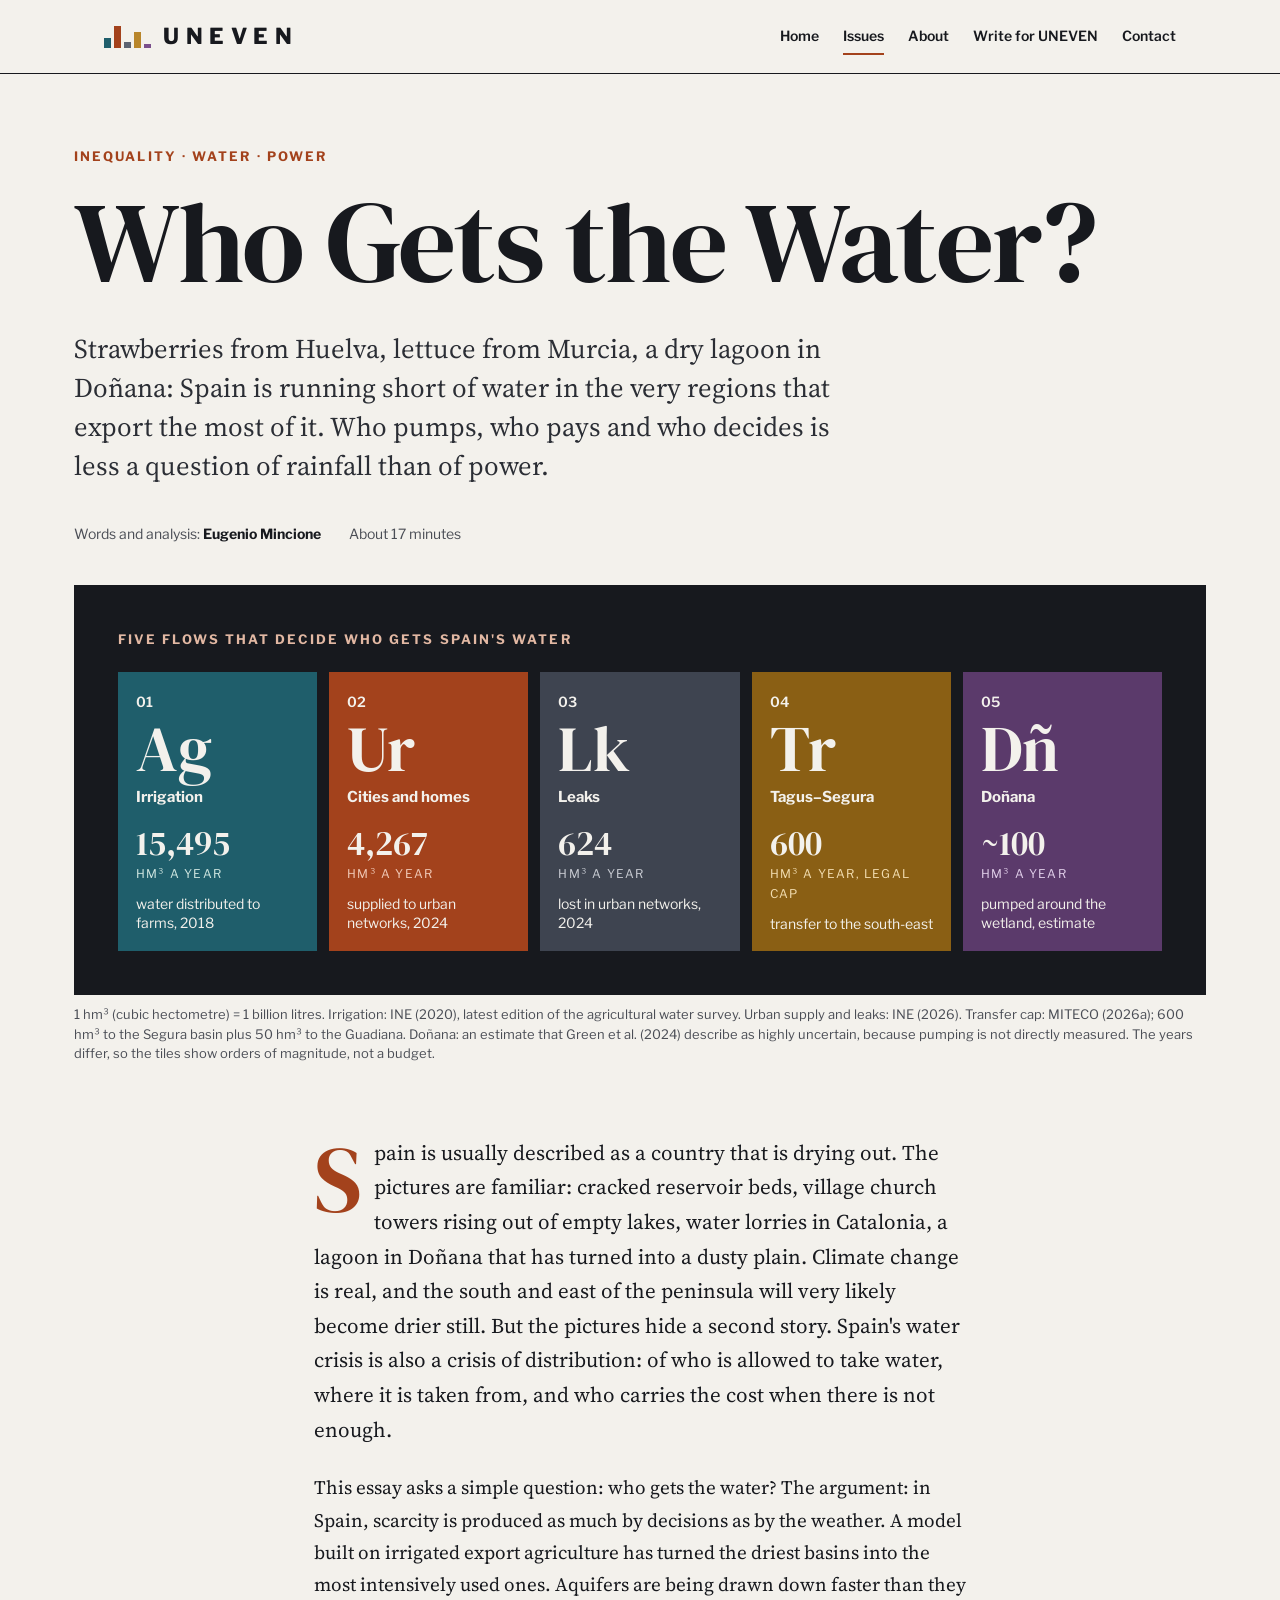
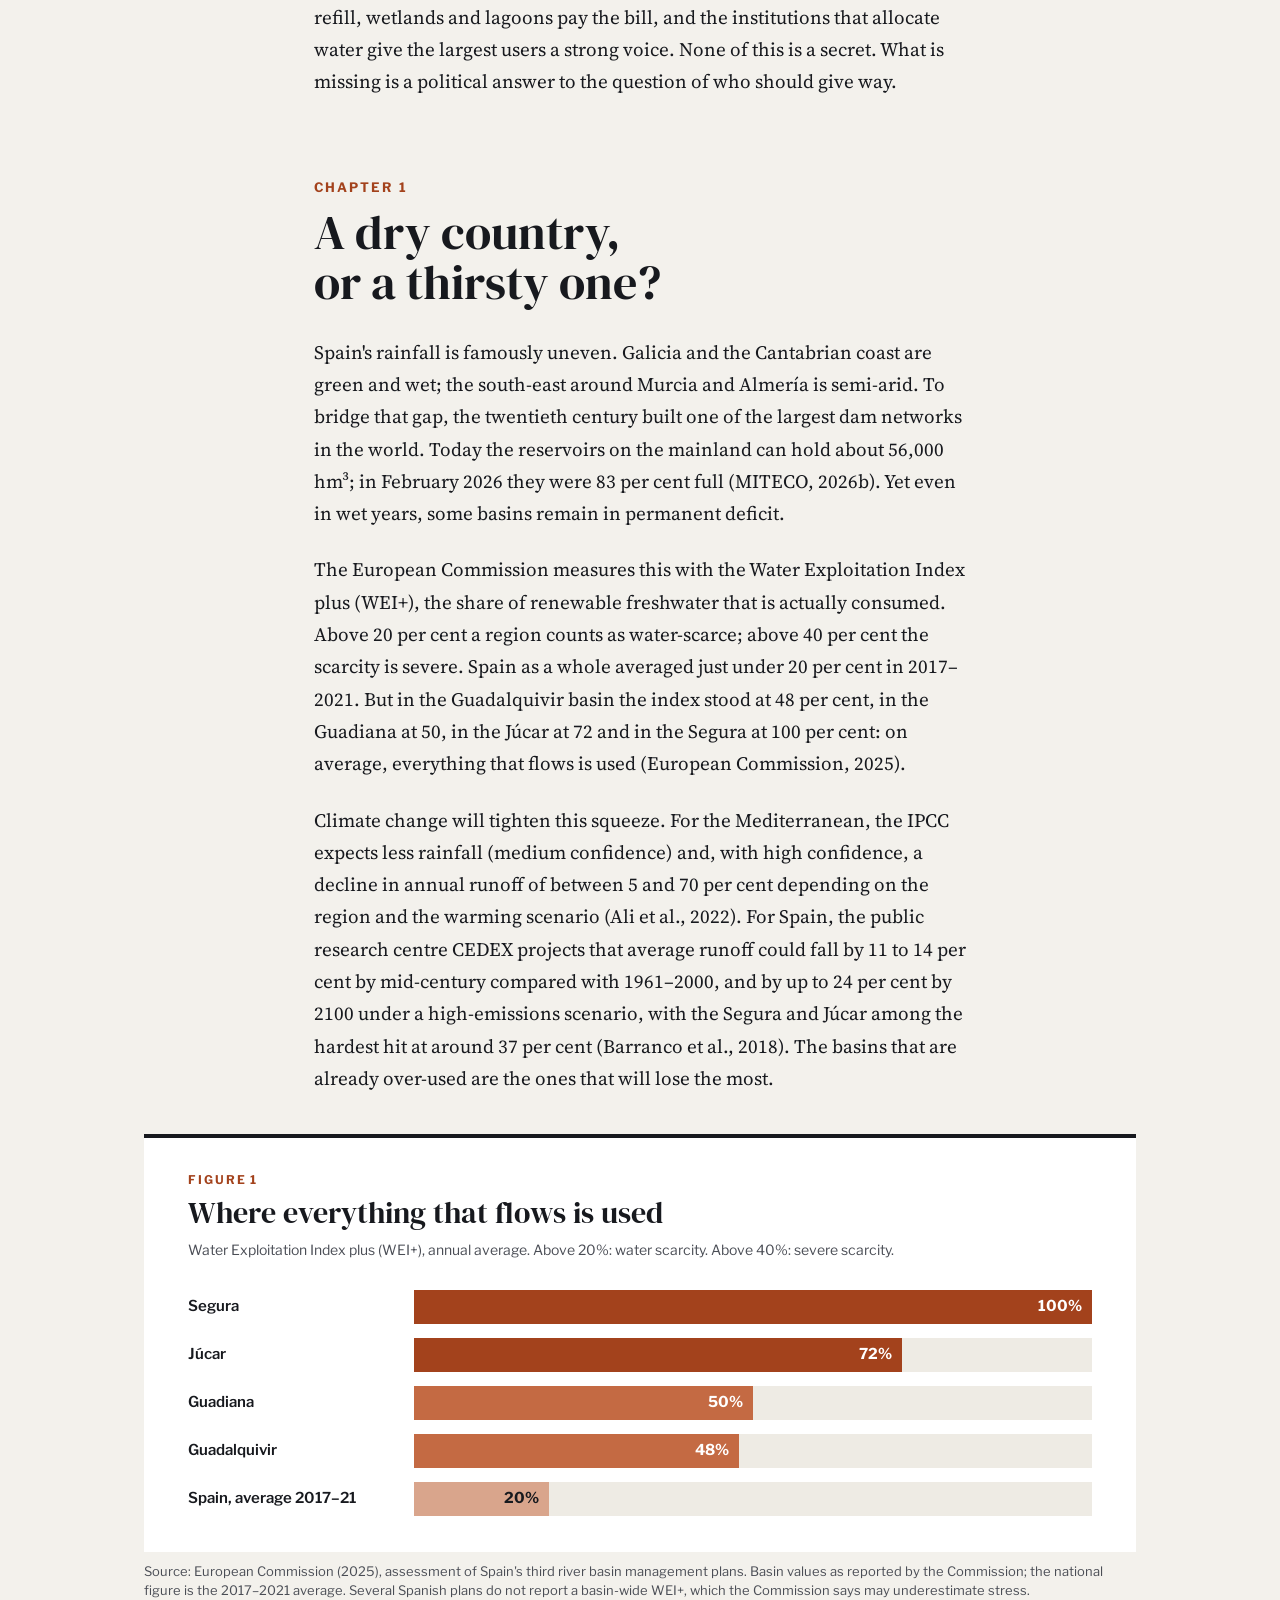
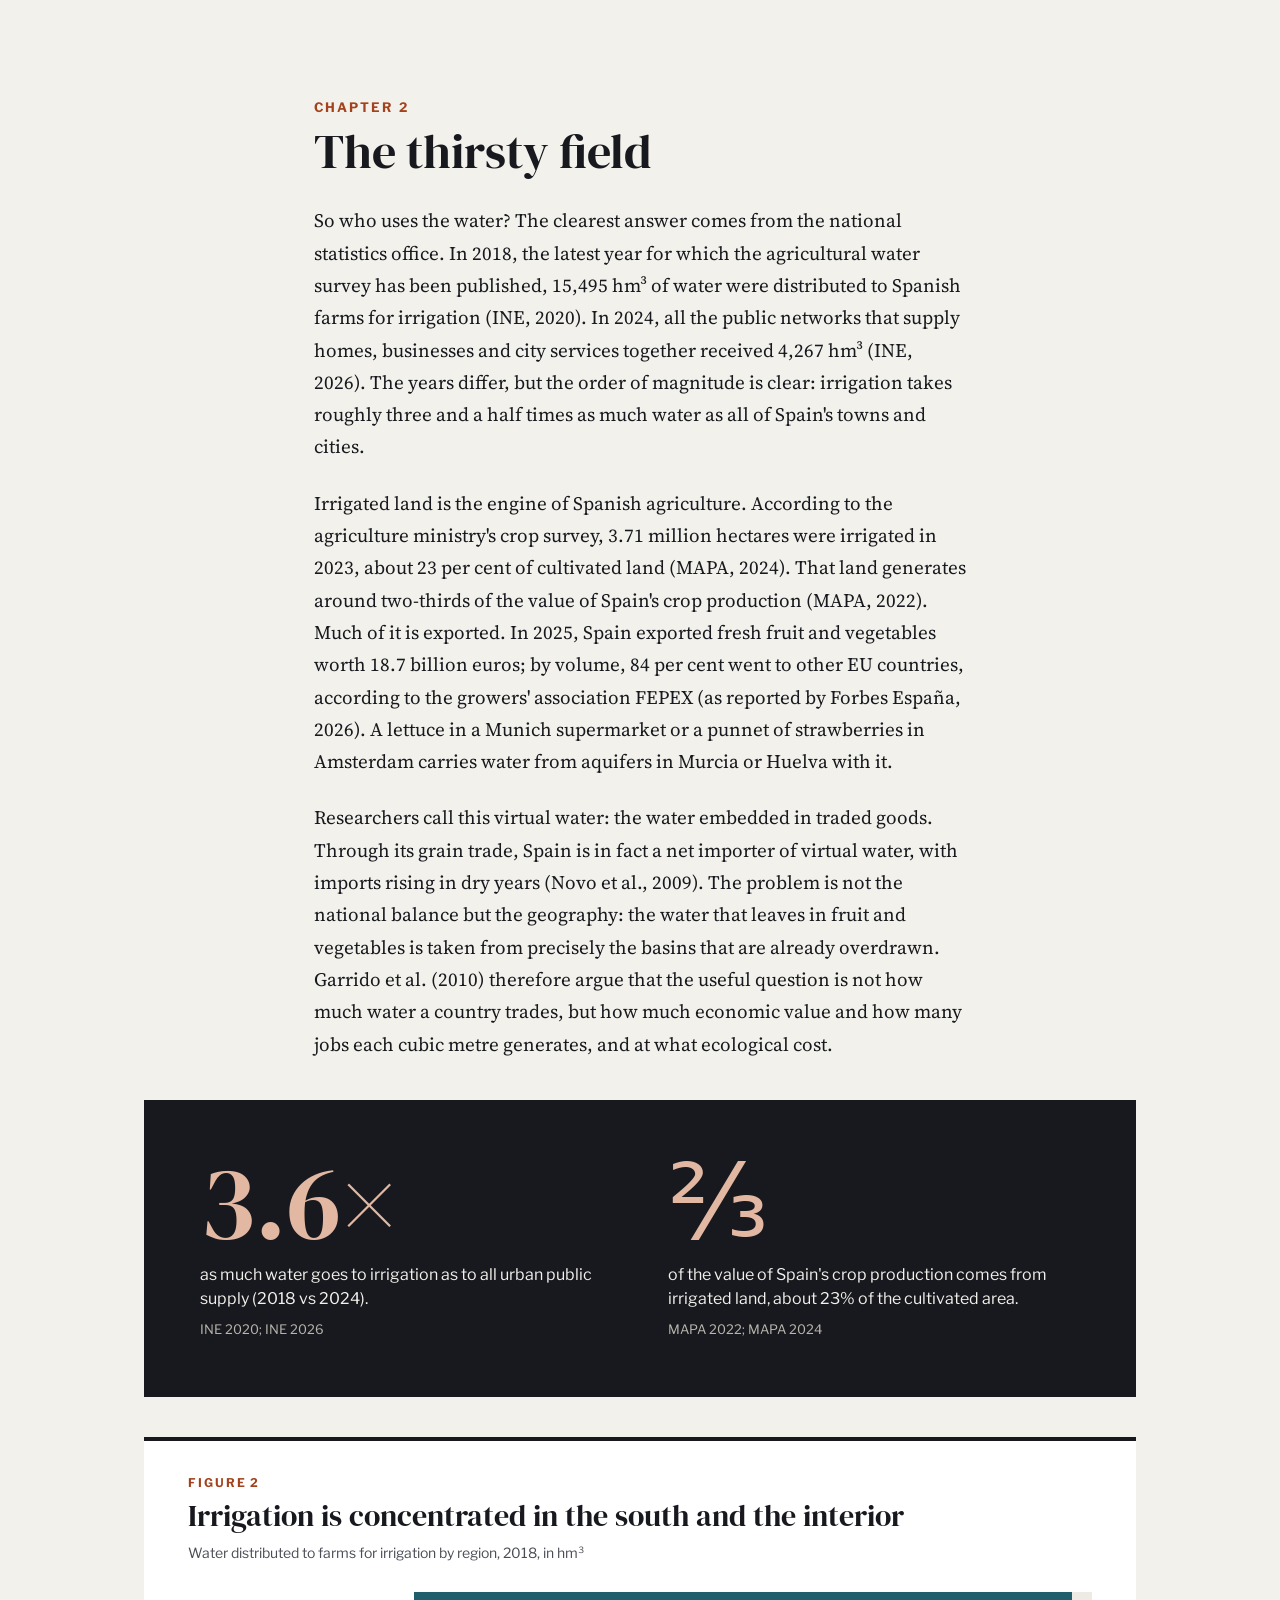
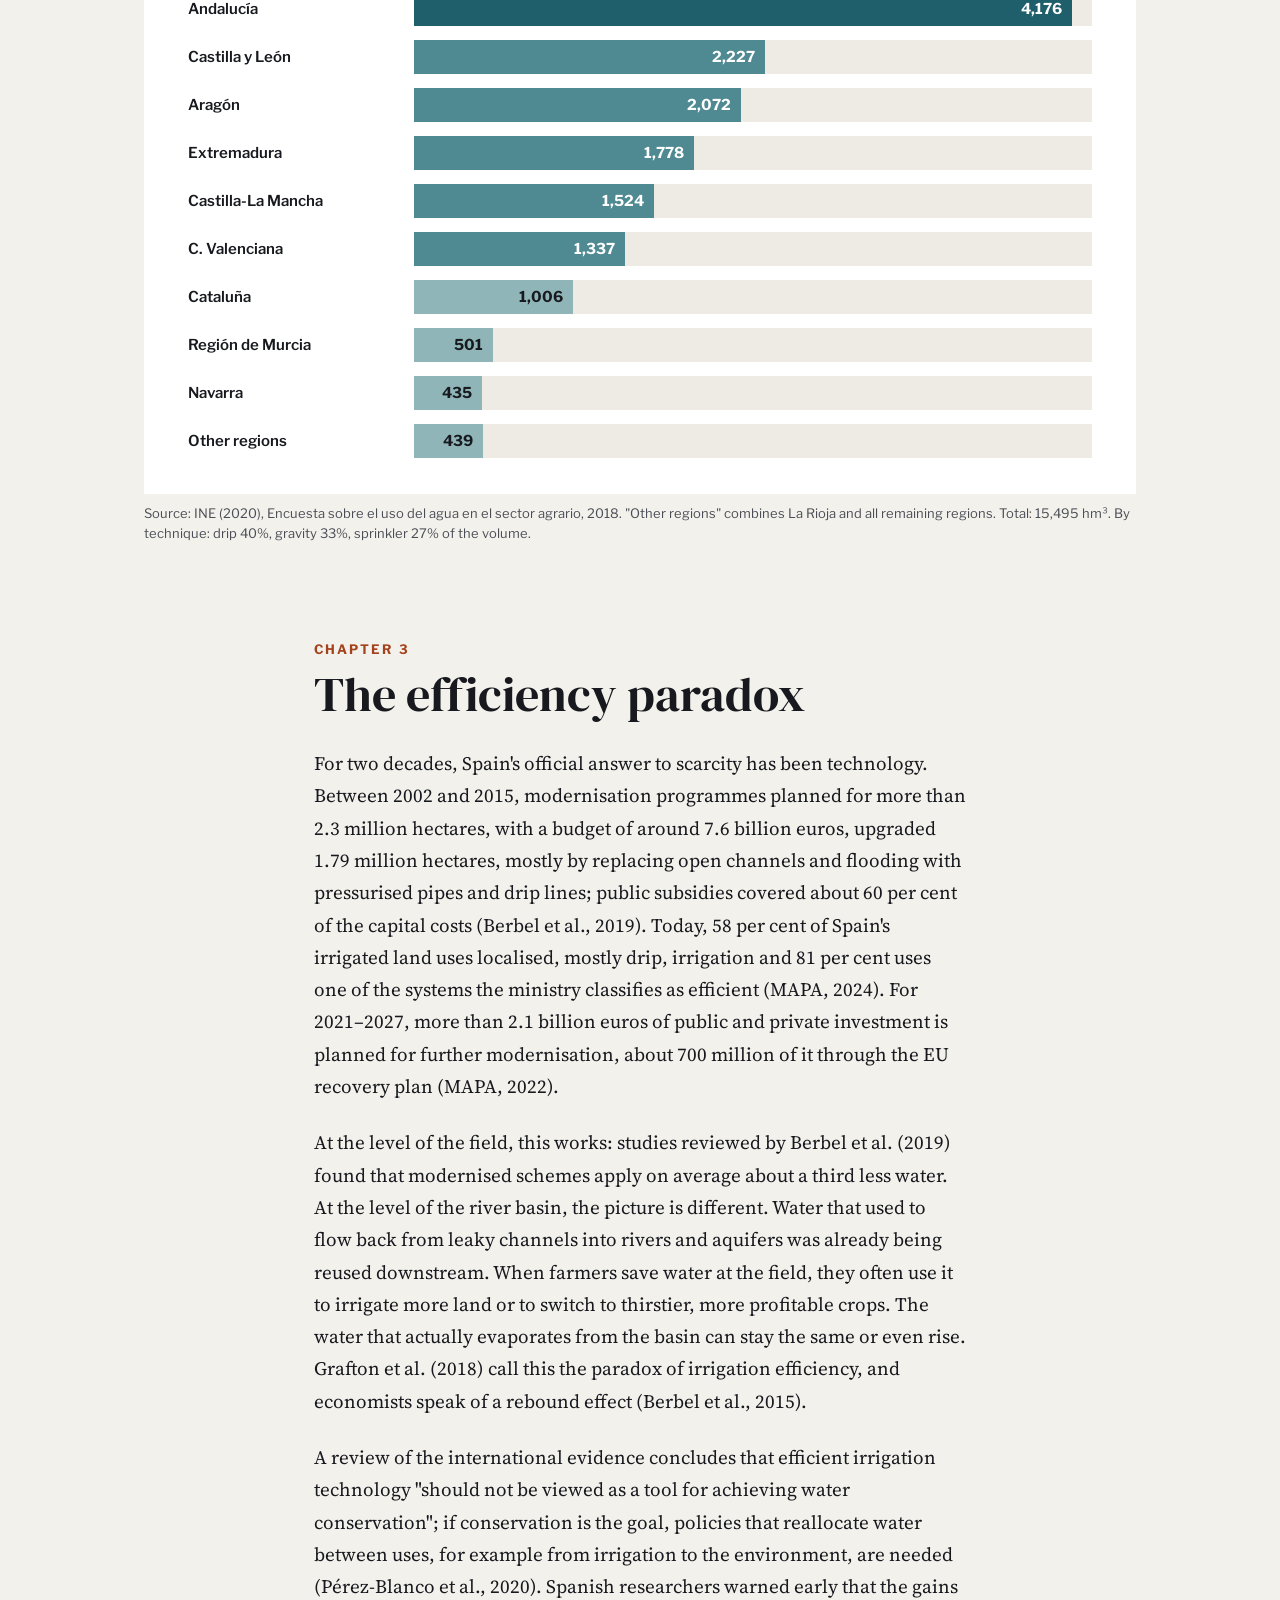
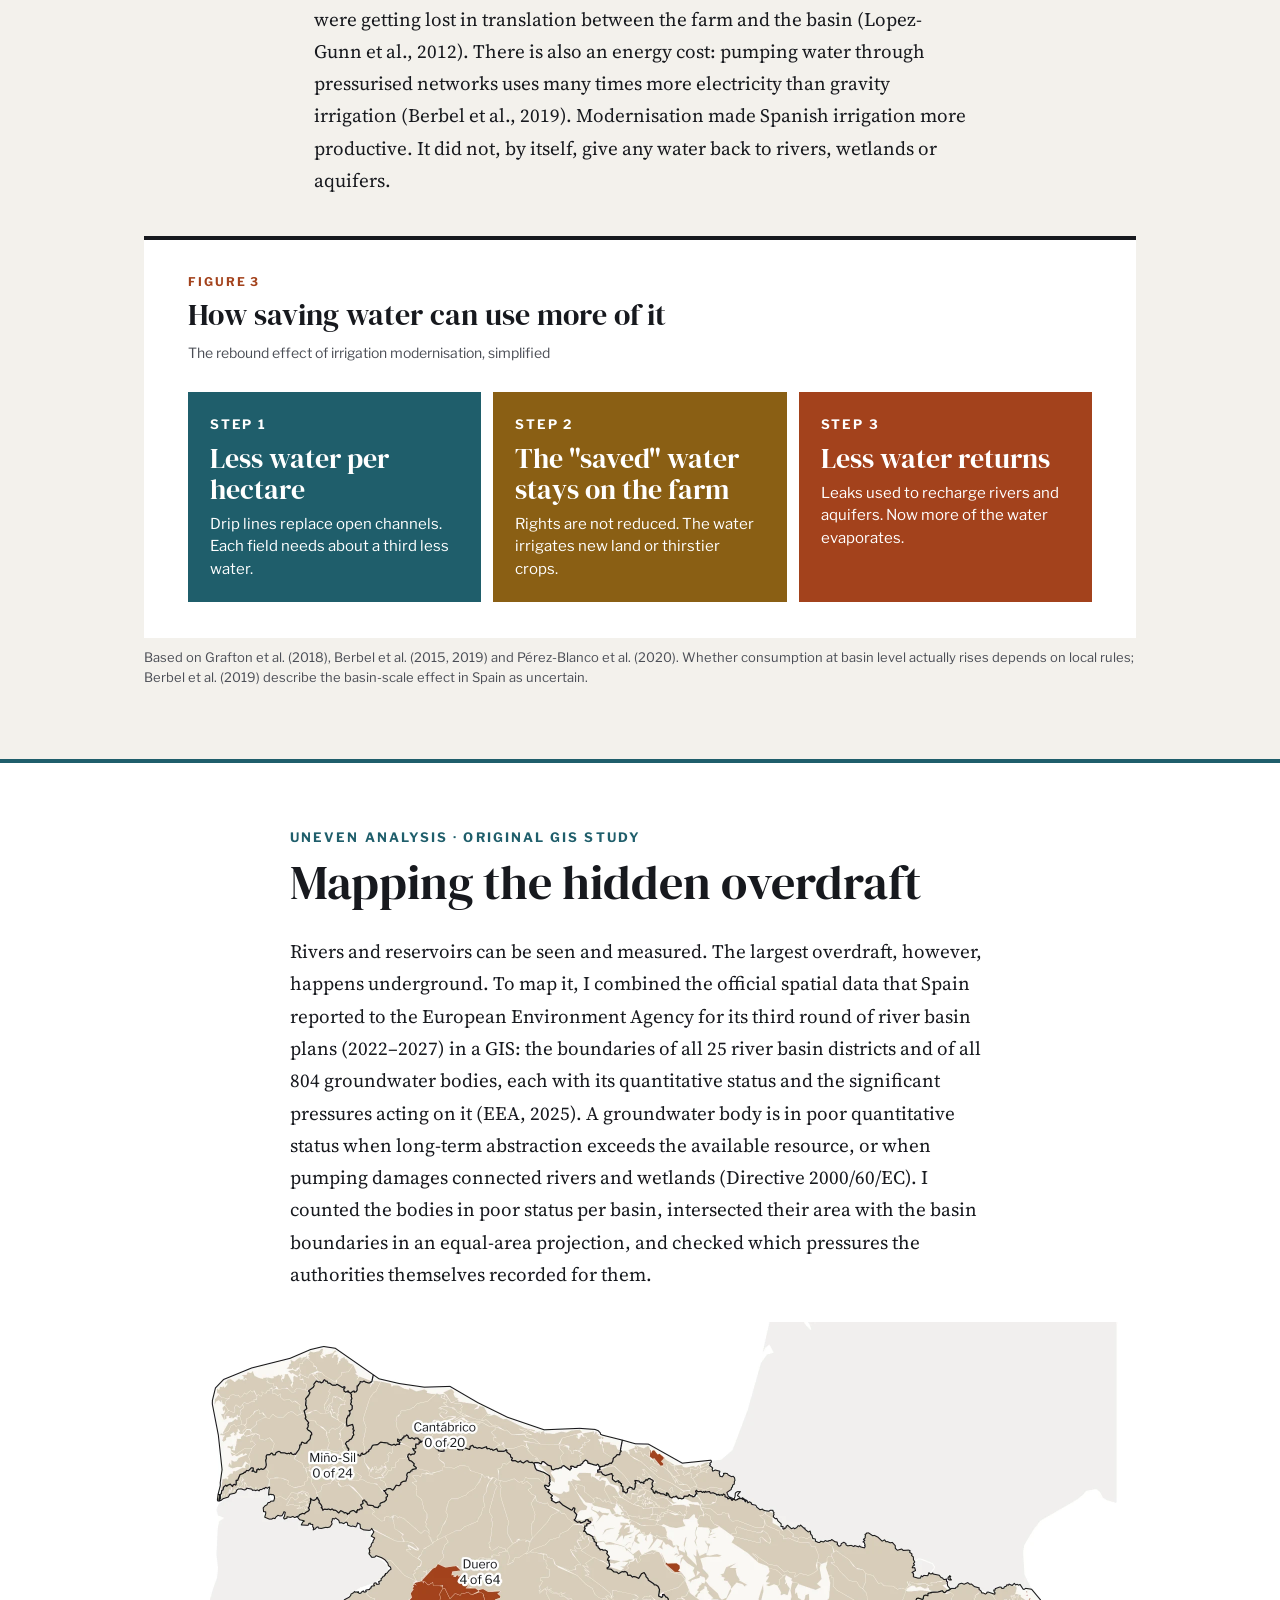
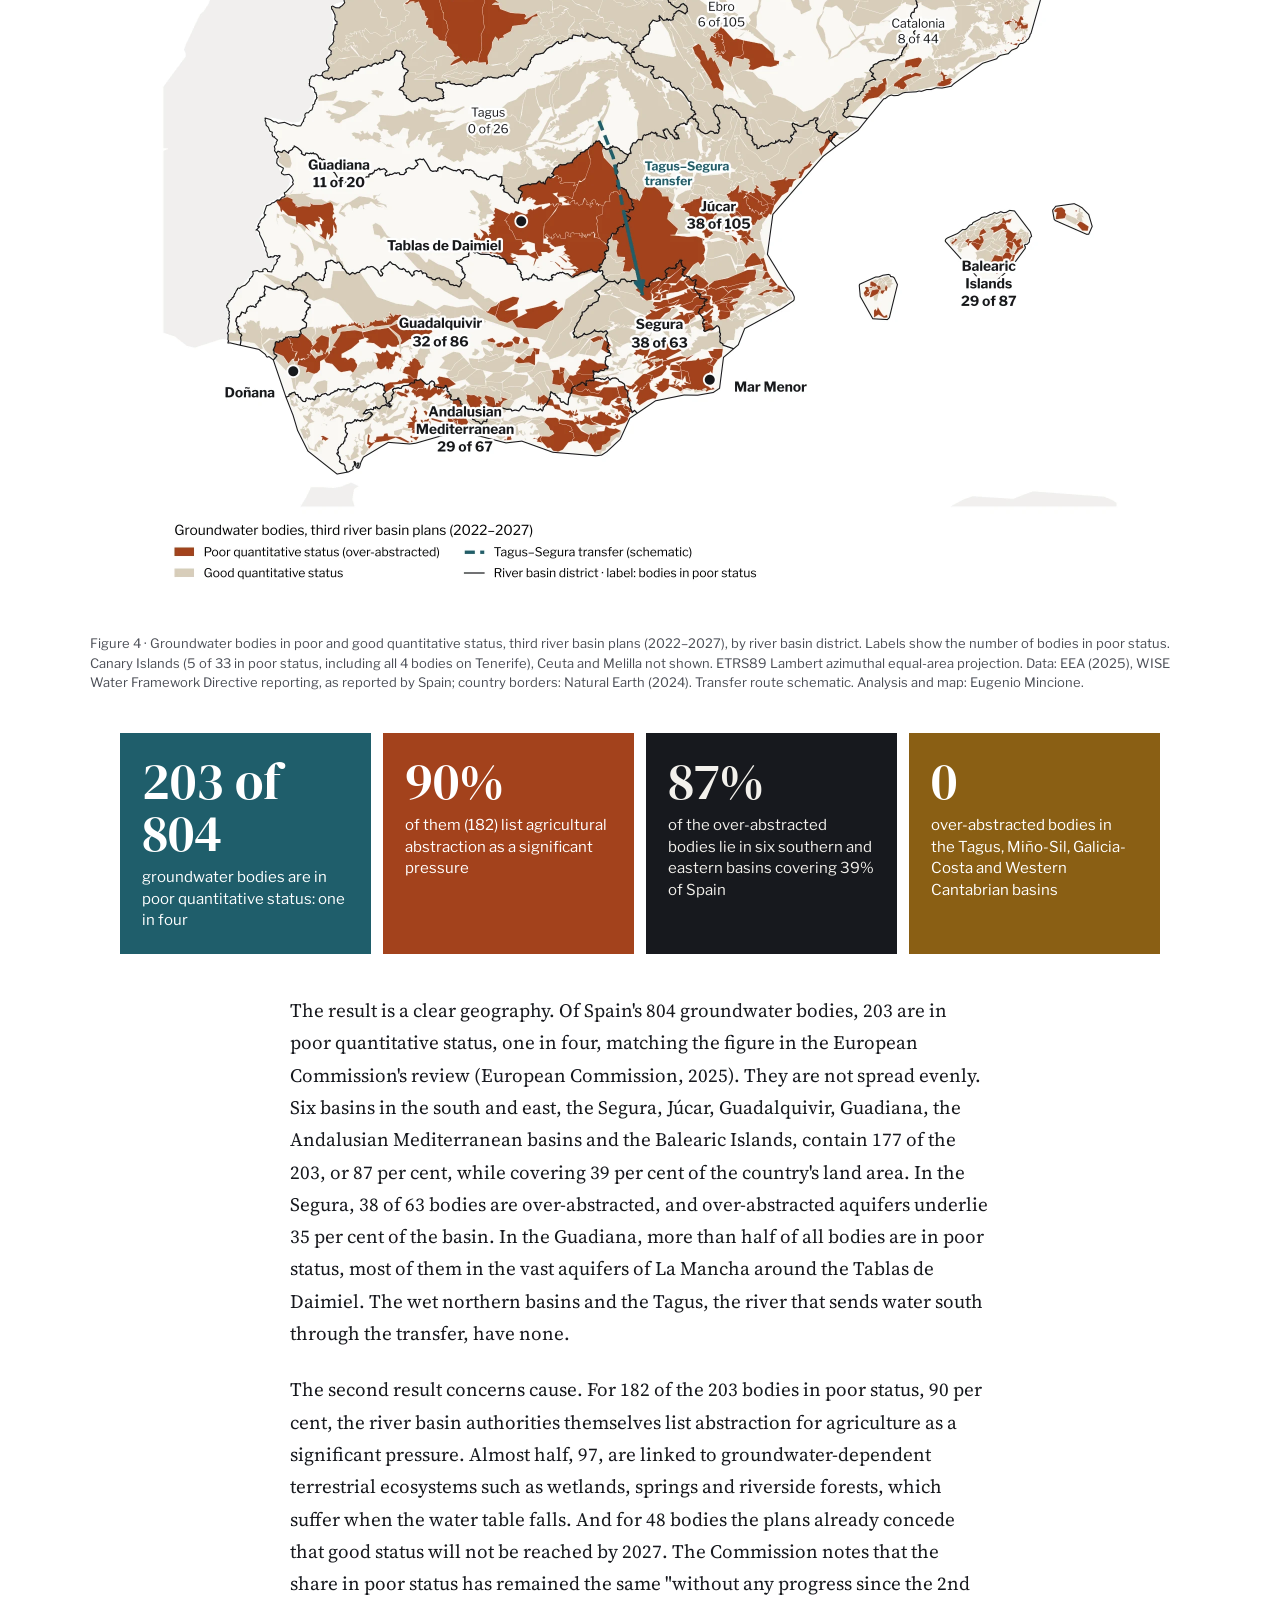
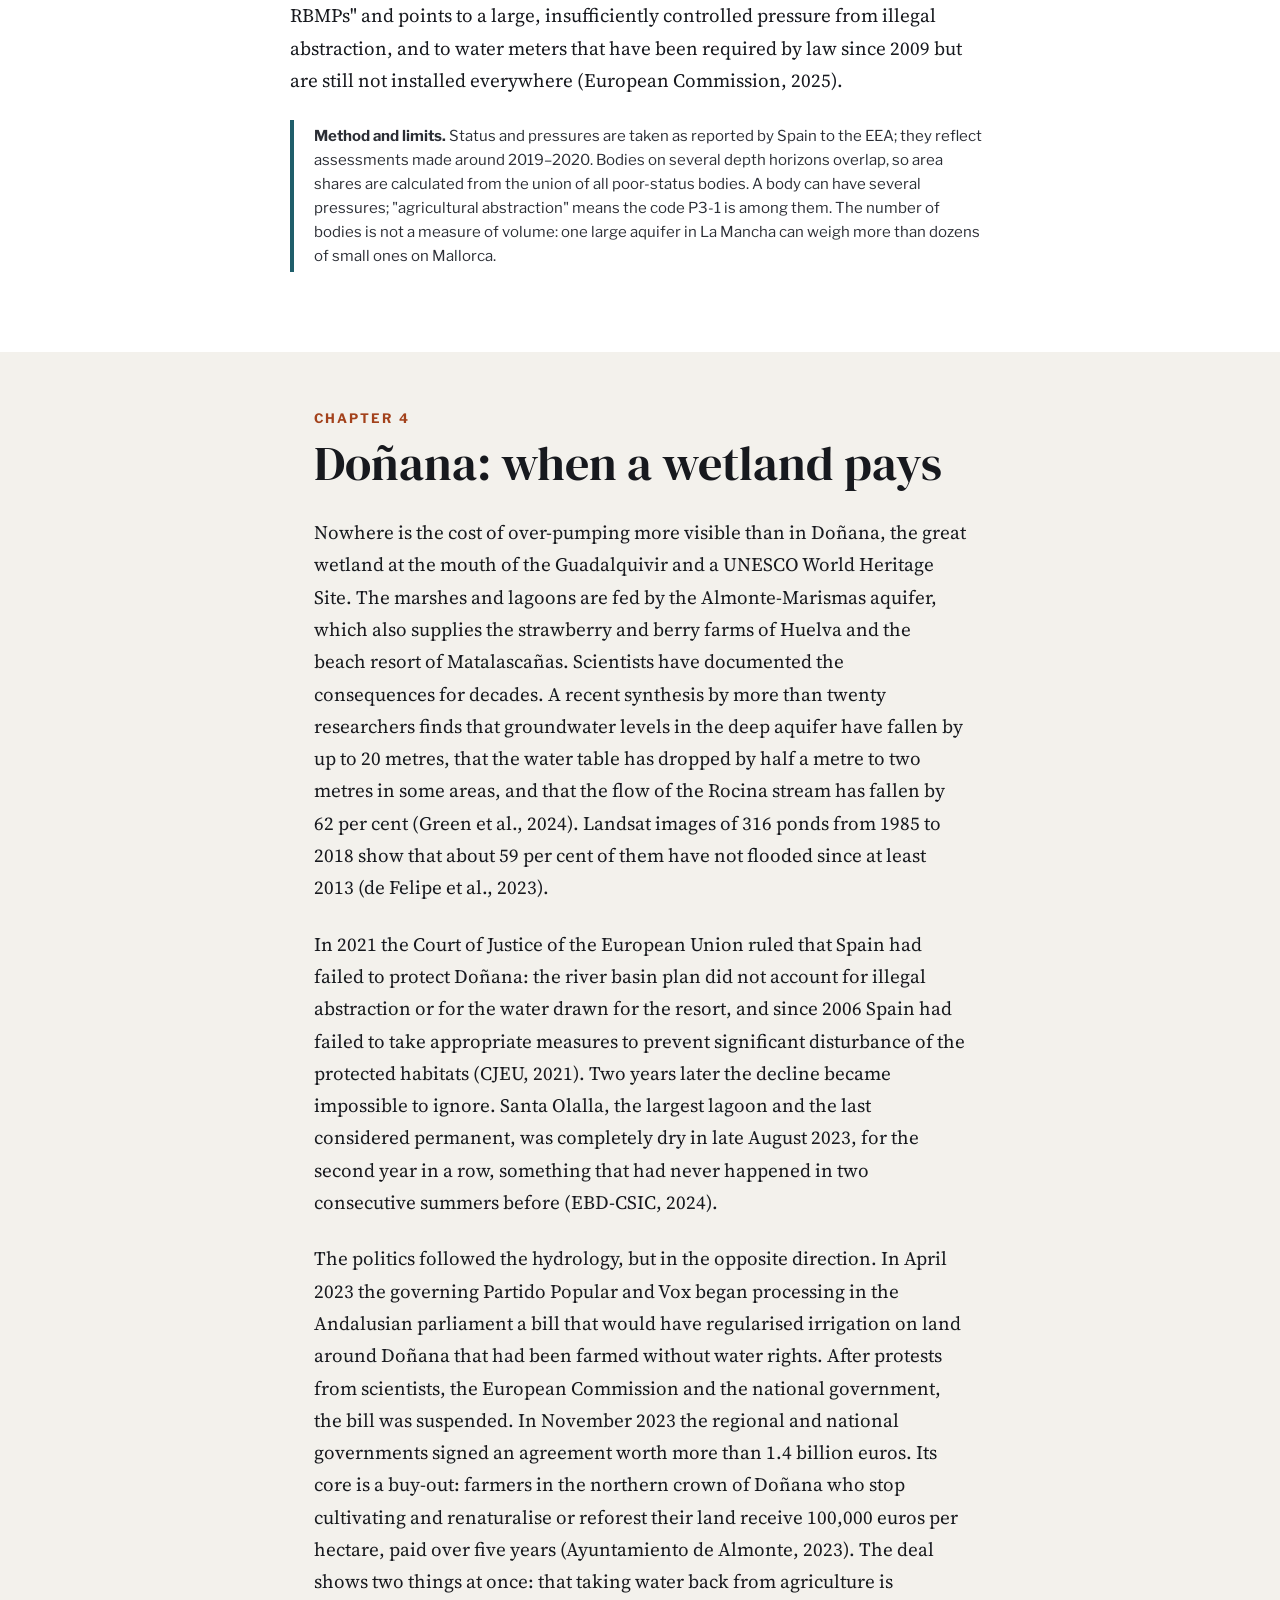
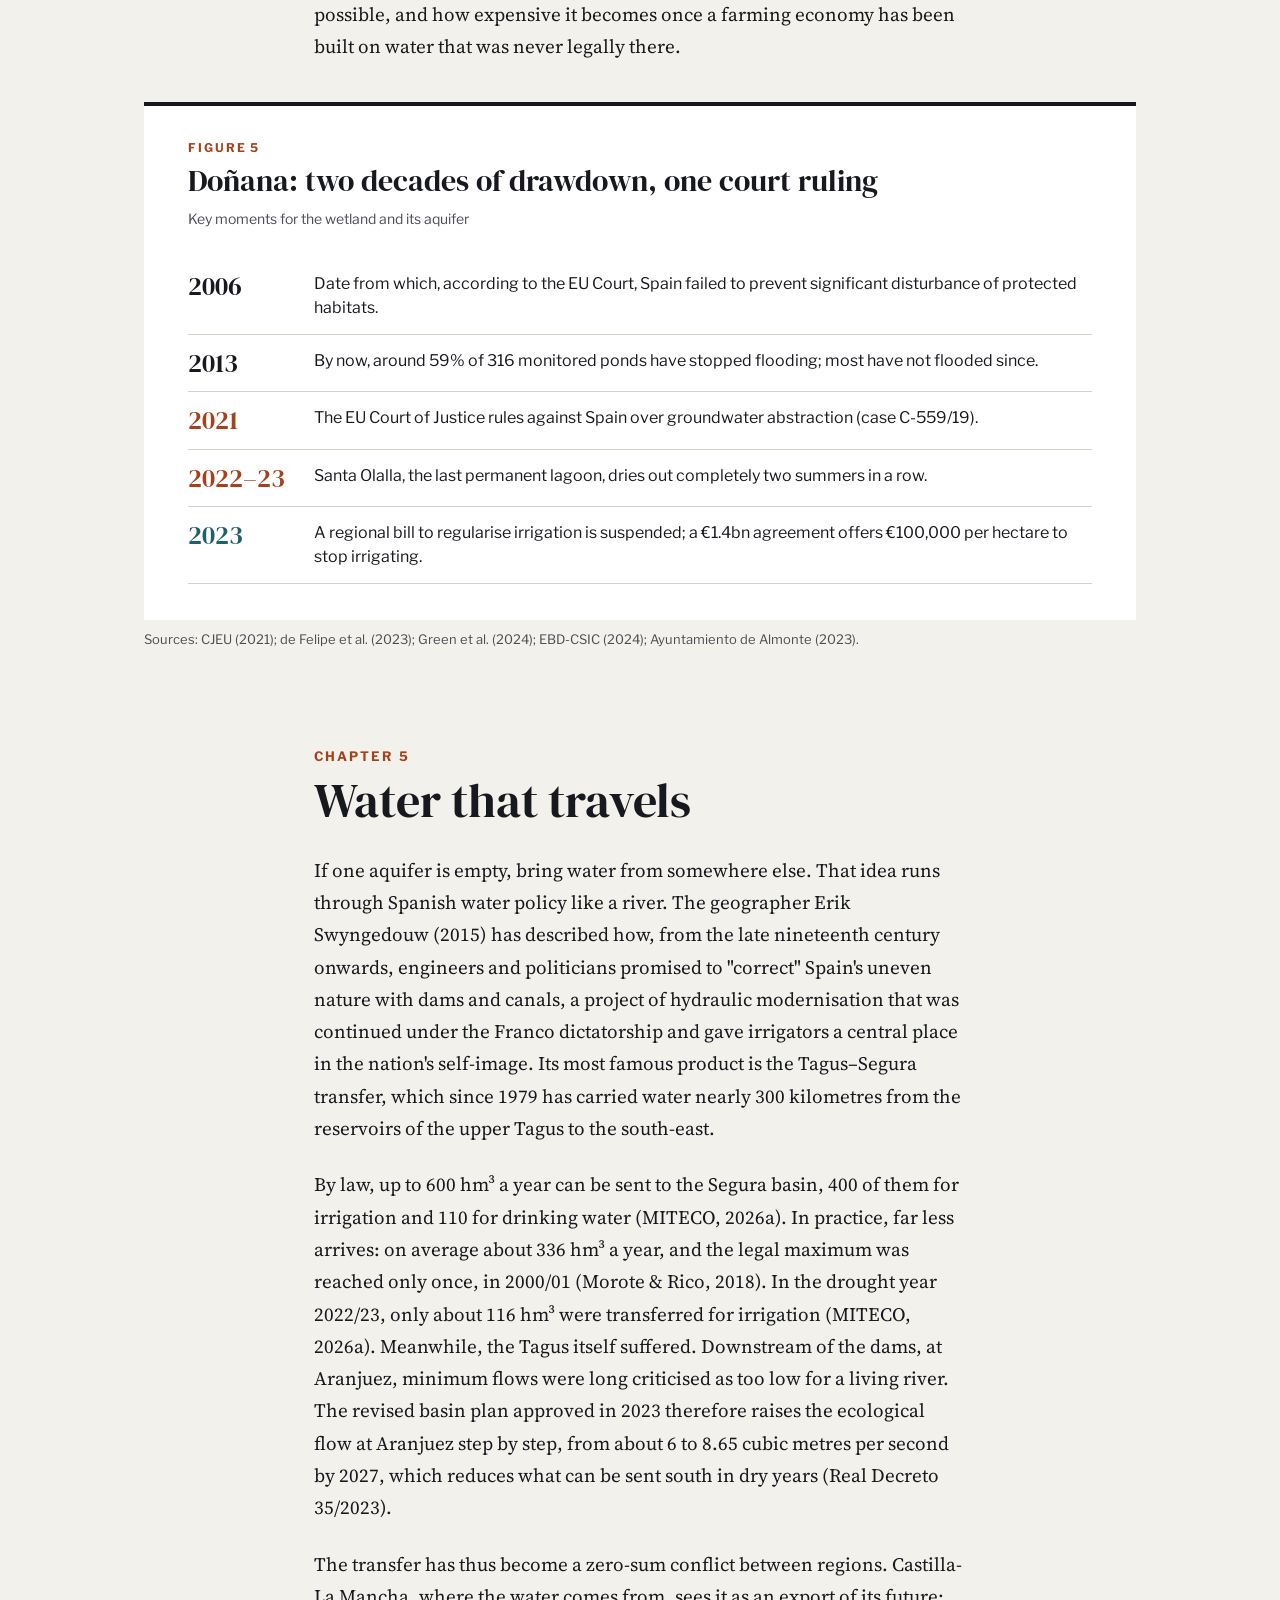
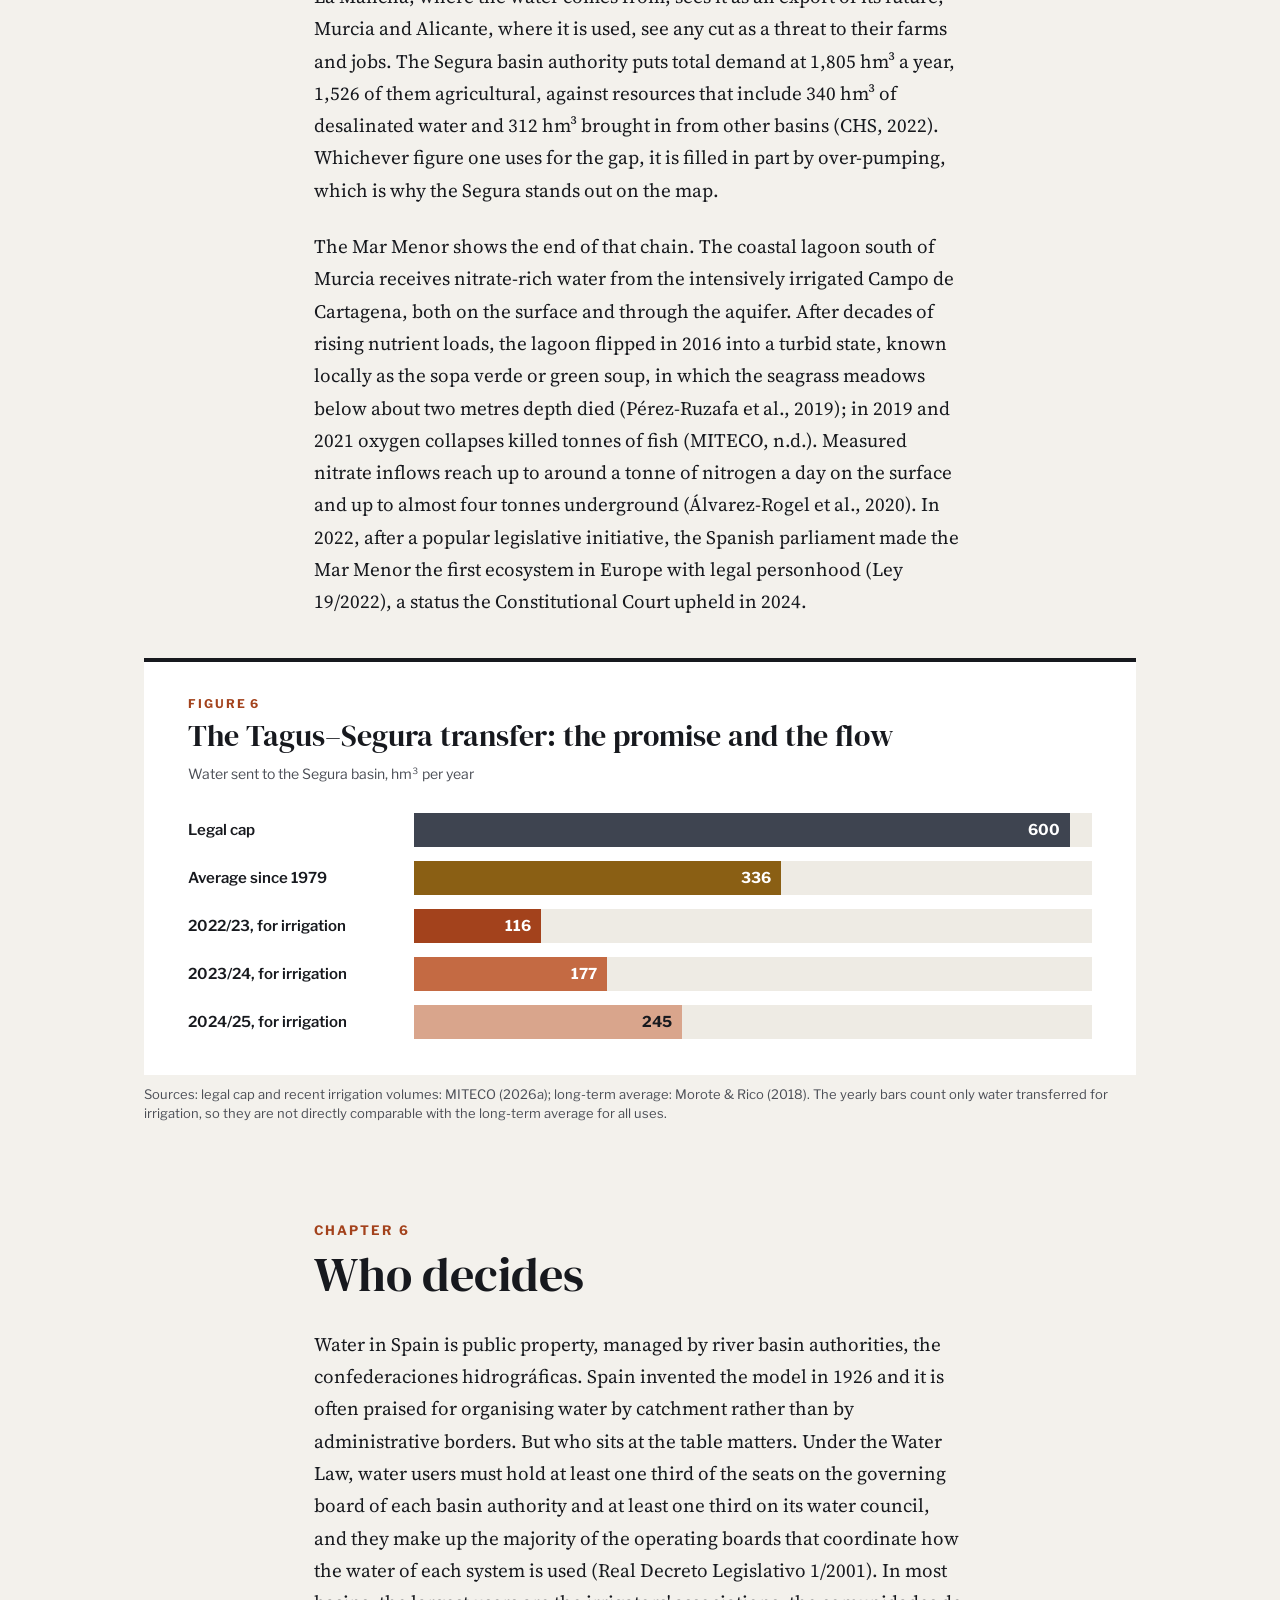
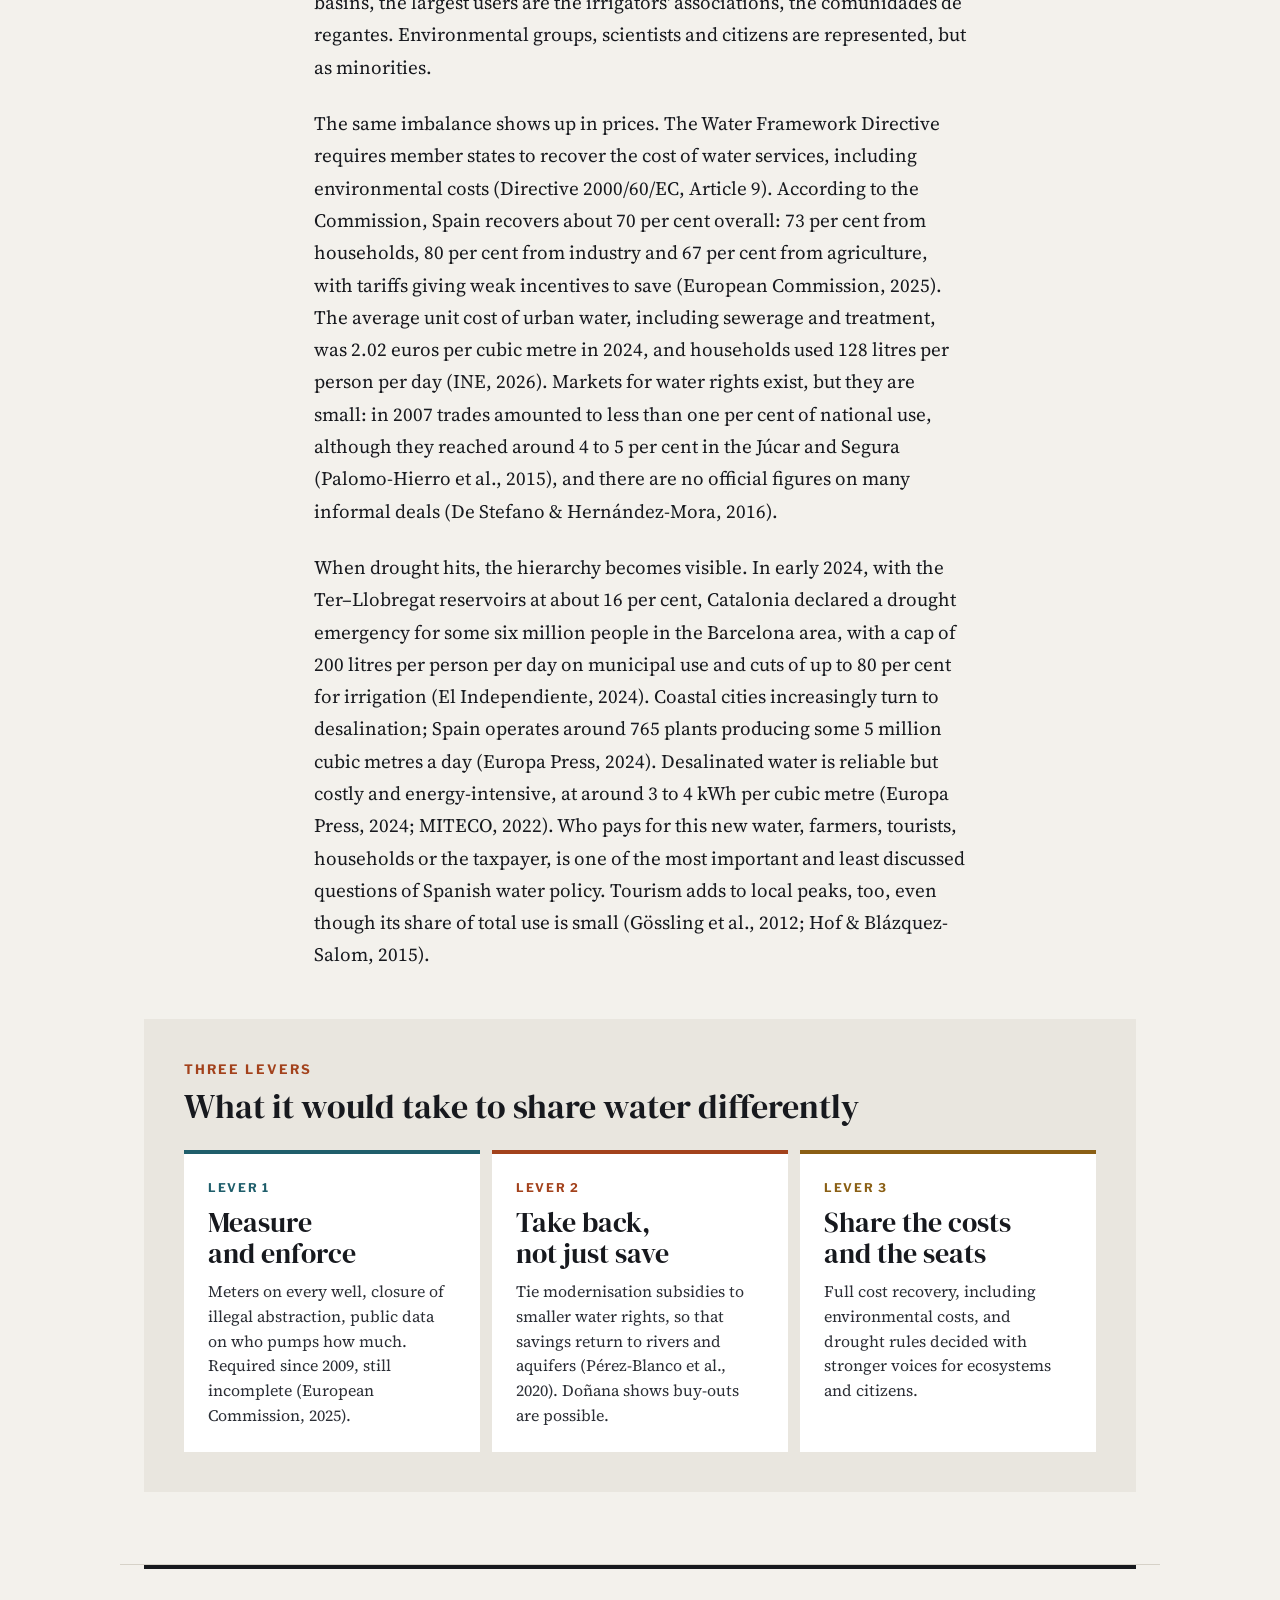
<file: issue-02.html>
<!doctype html>
<html lang="en">
<head>
<meta charset="utf-8">
<meta name="viewport" content="width=device-width, initial-scale=1, viewport-fit=cover">
<meta name="description" content="UNEVEN Issue 02: who gets Spain's water, who pays and who decides. With an original GIS analysis of 804 groundwater bodies and 41 sources.">
<meta property="og:title" content="Who Gets the Water? · UNEVEN">
<meta property="og:description" content="UNEVEN Issue 02: who gets Spain's water, who pays and who decides. With an original GIS analysis of 804 groundwater bodies and 41 sources.">
<meta property="og:image" content="share-issue-02.jpg">
<link rel="icon" href="icon.png">
<link rel="apple-touch-icon" href="icon.png">
<title>Who Gets the Water? · UNEVEN</title>
<link rel="stylesheet" href="style.css">
<link rel="preconnect" href="https://fonts.googleapis.com">
<link href="https://fonts.googleapis.com/css2?family=DM+Serif+Display:ital@0;1&amp;family=Source+Serif+4:ital,opsz,wght@0,8..60,400;0,8..60,600;1,8..60,400&amp;family=Libre+Franklin:wght@500;600;700;800&amp;display=swap" rel="stylesheet">
<style>
/* Single light editorial look by choice: paper ground, ink text, copper and teal accents. */
:root { --paper: #F3F1EC; --ink: #17191E; --copper: #A3421C; color-scheme: light }
html, body { background: var(--paper); color: var(--ink) }
body { margin: 0 }
a { color: var(--copper) } a:hover { color: #6E2A10 }
a:focus-visible { outline: 2px solid var(--copper); outline-offset: 2px }
h1, h2, h3 { text-wrap: balance }
img { max-width: 100% }
</style>
</head>
<body>
<main style="background: #F3F1EC; color: #17191E; font-family: 'Source Serif 4', Georgia, serif; width: 100%">

<!-- MASTHEAD -->
<header class="site-head"><div class="wrap">
<a class="logo" href="index.html" aria-label="UNEVEN home"><span class="bars" aria-hidden="true"><span style="height:10px;background:var(--teal)"></span><span style="height:22px;background:var(--copper)"></span><span style="height:6px;background:var(--slate)"></span><span style="height:16px;background:#B8862B"></span><span style="height:4px;background:var(--plum)"></span></span><span class="word">UNEVEN</span></a>
<nav class="nav" aria-label="Main"><a href="index.html">Home</a><a href="issues.html" aria-current="page">Issues</a><a href="about.html">About</a><a href="write.html">Write for UNEVEN</a><a href="contact.html">Contact</a></nav>
</div></header>

<!-- HERO -->
<section style="max-width: 1180px; margin: 0 auto; padding: 72px 24px 40px">
<p style="margin: 0 0 20px; font-family: 'Libre Franklin', sans-serif; font-size: 13px; font-weight: 700; letter-spacing: 0.16em; text-transform: uppercase; color: #A3421C">Inequality · Water · Power</p>
<h1 style="margin: 0; font-family: 'DM Serif Display', Georgia, serif; font-weight: 400; font-size: clamp(48px, 9vw, 120px); line-height: 0.95; letter-spacing: -0.02em; max-width: 1050px">Who Gets the Water?</h1>
<p style="margin: 32px 0 0; font-size: clamp(20px, 2.4vw, 27px); line-height: 1.45; max-width: 780px; color: #2B2E35">Strawberries from Huelva, lettuce from Murcia, a dry lagoon in Doñana: Spain is running short of water in the very regions that export the most of it. Who pumps, who pays and who decides is less a question of rainfall than of power.</p>
<div style="margin-top: 36px; display: flex; flex-wrap: wrap; gap: 8px 28px; font-family: 'Libre Franklin', sans-serif; font-size: 14px; color: #4A4D55">
<span>Words and analysis: <strong style="color: #17191E">Eugenio Mincione</strong></span>
<span>About 17 minutes</span>
</div>
</section>

<!-- HERO GRAPHIC: water tiles -->
<figure style="max-width: 1180px; margin: 0 auto 72px; padding: 0 24px">
<div style="background: #17191E; color: #F3F1EC; padding: clamp(24px, 4vw, 44px)">
<p style="margin: 0 0 22px; font-family: 'Libre Franklin', sans-serif; font-size: 13px; font-weight: 700; letter-spacing: 0.16em; text-transform: uppercase; color: #E2B8A3">Five flows that decide who gets Spain's water</p>
<div style="display: grid; grid-template-columns: repeat(auto-fit, minmax(170px, 1fr)); gap: 12px; font-family: 'Libre Franklin', sans-serif">
<div style="background: #1F5E6B; padding: 18px; display: flex; flex-direction: column; gap: 4px; min-height: 240px; box-sizing: border-box">
<span style="font-size: 14px; font-weight: 600">01</span>
<span style="font-family: 'DM Serif Display', Georgia, serif; font-weight: 400; font-size: 64px; line-height: 1">Ag</span>
<span style="font-size: 15px; font-weight: 700; margin-bottom: 12px">Irrigation</span>
<span style="font-family: 'DM Serif Display', Georgia, serif; font-size: 34px; line-height: 1">15,495</span>
<span style="font-size: 12px; letter-spacing: 0.1em; text-transform: uppercase; color: #CFE6E0">hm³ a year</span>
<span style="font-size: 14px; line-height: 1.4; margin-top: 6px">water distributed to farms, 2018</span>
</div>
<div style="background: #A3421C; padding: 18px; display: flex; flex-direction: column; gap: 4px; min-height: 240px; box-sizing: border-box">
<span style="font-size: 14px; font-weight: 600">02</span>
<span style="font-family: 'DM Serif Display', Georgia, serif; font-weight: 400; font-size: 64px; line-height: 1">Ur</span>
<span style="font-size: 15px; font-weight: 700; margin-bottom: 12px">Cities and homes</span>
<span style="font-family: 'DM Serif Display', Georgia, serif; font-size: 34px; line-height: 1">4,267</span>
<span style="font-size: 12px; letter-spacing: 0.1em; text-transform: uppercase; color: #F0C9B7">hm³ a year</span>
<span style="font-size: 14px; line-height: 1.4; margin-top: 6px">supplied to urban networks, 2024</span>
</div>
<div style="background: #3E4450; padding: 18px; display: flex; flex-direction: column; gap: 4px; min-height: 240px; box-sizing: border-box">
<span style="font-size: 14px; font-weight: 600">03</span>
<span style="font-family: 'DM Serif Display', Georgia, serif; font-weight: 400; font-size: 64px; line-height: 1">Lk</span>
<span style="font-size: 15px; font-weight: 700; margin-bottom: 12px">Leaks</span>
<span style="font-family: 'DM Serif Display', Georgia, serif; font-size: 34px; line-height: 1">624</span>
<span style="font-size: 12px; letter-spacing: 0.1em; text-transform: uppercase; color: #C9CCD3">hm³ a year</span>
<span style="font-size: 14px; line-height: 1.4; margin-top: 6px">lost in urban networks, 2024</span>
</div>
<div style="background: #8A5F14; padding: 18px; display: flex; flex-direction: column; gap: 4px; min-height: 240px; box-sizing: border-box">
<span style="font-size: 14px; font-weight: 600">04</span>
<span style="font-family: 'DM Serif Display', Georgia, serif; font-weight: 400; font-size: 64px; line-height: 1">Tr</span>
<span style="font-size: 15px; font-weight: 700; margin-bottom: 12px">Tagus–Segura</span>
<span style="font-family: 'DM Serif Display', Georgia, serif; font-size: 34px; line-height: 1">600</span>
<span style="font-size: 12px; letter-spacing: 0.1em; text-transform: uppercase; color: #F2DDB0">hm³ a year, legal cap</span>
<span style="font-size: 14px; line-height: 1.4; margin-top: 6px">transfer to the south-east</span>
</div>
<div style="background: #5B3A6B; padding: 18px; display: flex; flex-direction: column; gap: 4px; min-height: 240px; box-sizing: border-box">
<span style="font-size: 14px; font-weight: 600">05</span>
<span style="font-family: 'DM Serif Display', Georgia, serif; font-weight: 400; font-size: 64px; line-height: 1">Dñ</span>
<span style="font-size: 15px; font-weight: 700; margin-bottom: 12px">Doñana</span>
<span style="font-family: 'DM Serif Display', Georgia, serif; font-size: 34px; line-height: 1">~100</span>
<span style="font-size: 12px; letter-spacing: 0.1em; text-transform: uppercase; color: #E1CFEA">hm³ a year</span>
<span style="font-size: 14px; line-height: 1.4; margin-top: 6px">pumped around the wetland, estimate</span>
</div>
</div>
</div>
<figcaption style="margin-top: 10px; font-family: 'Libre Franklin', sans-serif; font-size: 13px; line-height: 1.5; color: #4A4D55">1 hm³ (cubic hectometre) = 1 billion litres. Irrigation: INE (2020), latest edition of the agricultural water survey. Urban supply and leaks: INE (2026). Transfer cap: MITECO (2026a); 600 hm³ to the Segura basin plus 50 hm³ to the Guadiana. Doñana: an estimate that Green et al. (2024) describe as highly uncertain, because pumping is not directly measured. The years differ, so the tiles show orders of magnitude, not a budget.</figcaption>
</figure>

<article style="max-width: 700px; margin: 0 auto; padding: 0px 24px 0">
<p style="margin: 0 0 24px; font-size: 21px; line-height: 1.65"><span style="float: left; font-family: 'DM Serif Display', Georgia, serif; font-weight: 400; font-size: 92px; line-height: 0.8; padding: 8px 12px 0 0; color: #A3421C">S</span>pain is usually described as a country that is drying out. The pictures are familiar: cracked reservoir beds, village church towers rising out of empty lakes, water lorries in Catalonia, a lagoon in Doñana that has turned into a dusty plain. Climate change is real, and the south and east of the peninsula will very likely become drier still. But the pictures hide a second story. Spain's water crisis is also a crisis of distribution: of who is allowed to take water, where it is taken from, and who carries the cost when there is not enough.</p>
</article>
<article style="max-width: 700px; margin: 0 auto; padding: 0px 24px 0">
<p style="margin: 0 0 24px; font-size: 19px; line-height: 1.7">This essay asks a simple question: who gets the water? The argument: in Spain, scarcity is produced as much by decisions as by the weather. A model built on irrigated export agriculture has turned the driest basins into the most intensively used ones. Aquifers are being drawn down faster than they refill, wetlands and lagoons pay the bill, and the institutions that allocate water give the largest users a strong voice. None of this is a secret. What is missing is a political answer to the question of who should give way.</p>
</article>

<!-- CHAPTER 1 -->
<article style="max-width: 700px; margin: 0 auto; padding: 56px 24px 0">
<p style="margin: 0 0 8px; font-family: 'Libre Franklin', sans-serif; font-size: 13px; font-weight: 700; letter-spacing: 0.16em; text-transform: uppercase; color: #A3421C">Chapter 1</p>
<h2 style="margin: 0 0 28px; font-family: 'DM Serif Display', Georgia, serif; font-weight: 400; font-size: clamp(34px, 4.4vw, 48px); line-height: 1.05">A dry country, or a thirsty one?</h2>
<p style="margin: 0 0 24px; font-size: 19px; line-height: 1.7">Spain's rainfall is famously uneven. Galicia and the Cantabrian coast are green and wet; the south-east around Murcia and Almería is semi-arid. To bridge that gap, the twentieth century built one of the largest dam networks in the world. Today the reservoirs on the mainland can hold about 56,000 hm³; in February 2026 they were 83 per cent full (MITECO, 2026b). Yet even in wet years, some basins remain in permanent deficit.</p>
<p style="margin: 0 0 24px; font-size: 19px; line-height: 1.7">The European Commission measures this with the Water Exploitation Index plus (WEI+), the share of renewable freshwater that is actually consumed. Above 20 per cent a region counts as water-scarce; above 40 per cent the scarcity is severe. Spain as a whole averaged just under 20 per cent in 2017–2021. But in the Guadalquivir basin the index stood at 48 per cent, in the Guadiana at 50, in the Júcar at 72 and in the Segura at 100 per cent: on average, everything that flows is used (European Commission, 2025).</p>
<p style="margin: 0 0 24px; font-size: 19px; line-height: 1.7">Climate change will tighten this squeeze. For the Mediterranean, the IPCC expects less rainfall (medium confidence) and, with high confidence, a decline in annual runoff of between 5 and 70 per cent depending on the region and the warming scenario (Ali et al., 2022). For Spain, the public research centre CEDEX projects that average runoff could fall by 11 to 14 per cent by mid-century compared with 1961–2000, and by up to 24 per cent by 2100 under a high-emissions scenario, with the Segura and Júcar among the hardest hit at around 37 per cent (Barranco et al., 2018). The basins that are already over-used are the ones that will lose the most.</p>
</article>

<figure style="max-width: 1040px; margin: 40px auto; padding: 0 24px">
<div style="background: #FFFFFF; border-top: 4px solid #17191E; padding: 32px clamp(20px, 4vw, 44px) 36px">
<p style="margin: 0 0 6px; font-family: 'Libre Franklin', sans-serif; font-size: 12px; font-weight: 700; letter-spacing: 0.16em; text-transform: uppercase; color: #A3421C">Figure 1</p>
<h3 style="margin: 0 0 8px; font-family: 'DM Serif Display', Georgia, serif; font-weight: 400; font-size: 30px; line-height: 1.15">Where everything that flows is used</h3>
<p style="margin: 0 0 28px; font-family: 'Libre Franklin', sans-serif; font-size: 14px; color: #4A4D55">Water Exploitation Index plus (WEI+), annual average. Above 20%: water scarcity. Above 40%: severe scarcity.</p>
<div style="display: flex; flex-direction: column; gap: 14px; font-family: 'Libre Franklin', sans-serif">
<div style="display: flex; flex-wrap: wrap; align-items: center; gap: 8px 16px">
<span style="flex: 0 0 210px; font-size: 15px; font-weight: 600">Segura</span>
<div style="flex: 1 1 300px; height: 34px; background: #EEEBE4; display: flex"><div style="width: 100.0%; background: #A3421C; display: flex; align-items: center; justify-content: flex-end; padding-right: 10px; box-sizing: border-box; color: #FFFFFF; font-weight: 700; font-size: 15px; white-space: nowrap">100%</div></div>
</div>
<div style="display: flex; flex-wrap: wrap; align-items: center; gap: 8px 16px">
<span style="flex: 0 0 210px; font-size: 15px; font-weight: 600">Júcar</span>
<div style="flex: 1 1 300px; height: 34px; background: #EEEBE4; display: flex"><div style="width: 72.0%; background: #A3421C; display: flex; align-items: center; justify-content: flex-end; padding-right: 10px; box-sizing: border-box; color: #FFFFFF; font-weight: 700; font-size: 15px; white-space: nowrap">72%</div></div>
</div>
<div style="display: flex; flex-wrap: wrap; align-items: center; gap: 8px 16px">
<span style="flex: 0 0 210px; font-size: 15px; font-weight: 600">Guadiana</span>
<div style="flex: 1 1 300px; height: 34px; background: #EEEBE4; display: flex"><div style="width: 50.0%; background: #C46A43; display: flex; align-items: center; justify-content: flex-end; padding-right: 10px; box-sizing: border-box; color: #FFFFFF; font-weight: 700; font-size: 15px; white-space: nowrap">50%</div></div>
</div>
<div style="display: flex; flex-wrap: wrap; align-items: center; gap: 8px 16px">
<span style="flex: 0 0 210px; font-size: 15px; font-weight: 600">Guadalquivir</span>
<div style="flex: 1 1 300px; height: 34px; background: #EEEBE4; display: flex"><div style="width: 48.0%; background: #C46A43; display: flex; align-items: center; justify-content: flex-end; padding-right: 10px; box-sizing: border-box; color: #FFFFFF; font-weight: 700; font-size: 15px; white-space: nowrap">48%</div></div>
</div>
<div style="display: flex; flex-wrap: wrap; align-items: center; gap: 8px 16px">
<span style="flex: 0 0 210px; font-size: 15px; font-weight: 600">Spain, average 2017–21</span>
<div style="flex: 1 1 300px; height: 34px; background: #EEEBE4; display: flex"><div style="width: 19.9%; background: #D9A58C; display: flex; align-items: center; justify-content: flex-end; padding-right: 10px; box-sizing: border-box; color: #17191E; font-weight: 700; font-size: 15px; white-space: nowrap">20%</div></div>
</div>
</div>
</div>
<figcaption style="margin-top: 10px; font-family: 'Libre Franklin', sans-serif; font-size: 13px; line-height: 1.5; color: #4A4D55">Source: European Commission (2025), assessment of Spain's third river basin management plans. Basin values as reported by the Commission; the national figure is the 2017–2021 average. Several Spanish plans do not report a basin-wide WEI+, which the Commission says may underestimate stress.</figcaption>
</figure>

<!-- CHAPTER 2 -->
<article style="max-width: 700px; margin: 0 auto; padding: 56px 24px 0">
<p style="margin: 0 0 8px; font-family: 'Libre Franklin', sans-serif; font-size: 13px; font-weight: 700; letter-spacing: 0.16em; text-transform: uppercase; color: #A3421C">Chapter 2</p>
<h2 style="margin: 0 0 28px; font-family: 'DM Serif Display', Georgia, serif; font-weight: 400; font-size: clamp(34px, 4.4vw, 48px); line-height: 1.05">The thirsty field</h2>
<p style="margin: 0 0 24px; font-size: 19px; line-height: 1.7">So who uses the water? The clearest answer comes from the national statistics office. In 2018, the latest year for which the agricultural water survey has been published, 15,495 hm³ of water were distributed to Spanish farms for irrigation (INE, 2020). In 2024, all the public networks that supply homes, businesses and city services together received 4,267 hm³ (INE, 2026). The years differ, but the order of magnitude is clear: irrigation takes roughly three and a half times as much water as all of Spain's towns and cities.</p>
<p style="margin: 0 0 24px; font-size: 19px; line-height: 1.7">Irrigated land is the engine of Spanish agriculture. According to the agriculture ministry's crop survey, 3.71 million hectares were irrigated in 2023, about 23 per cent of cultivated land (MAPA, 2024). That land generates around two-thirds of the value of Spain's crop production (MAPA, 2022). Much of it is exported. In 2025, Spain exported fresh fruit and vegetables worth 18.7 billion euros; by volume, 84 per cent went to other EU countries, according to the growers' association FEPEX (as reported by Forbes España, 2026). A lettuce in a Munich supermarket or a punnet of strawberries in Amsterdam carries water from aquifers in Murcia or Huelva with it.</p>
<p style="margin: 0 0 24px; font-size: 19px; line-height: 1.7">Researchers call this virtual water: the water embedded in traded goods. Through its grain trade, Spain is in fact a net importer of virtual water, with imports rising in dry years (Novo et al., 2009). The problem is not the national balance but the geography: the water that leaves in fruit and vegetables is taken from precisely the basins that are already overdrawn. Garrido et al. (2010) therefore argue that the useful question is not how much water a country trades, but how much economic value and how many jobs each cubic metre generates, and at what ecological cost.</p>
</article>

<!-- STATS -->
<section style="max-width: 1040px; margin: 40px auto; padding: 0 24px">
<div style="background: #17191E; color: #F3F1EC; padding: clamp(28px, 5vw, 56px); display: flex; flex-wrap: wrap; gap: 36px 56px">
<div style="flex: 1 1 260px">
<div style="font-family: 'DM Serif Display', Georgia, serif; font-weight: 400; font-size: clamp(64px, 9vw, 104px); line-height: 0.9; color: #E2B8A3">3.6×</div>
<p style="margin: 14px 0 0; font-family: 'Libre Franklin', sans-serif; font-size: 16px; line-height: 1.5">as much water goes to irrigation as to all urban public supply (2018 vs 2024).</p>
<p style="margin: 8px 0 0; font-family: 'Libre Franklin', sans-serif; font-size: 13px; color: #B9B6AE">INE 2020; INE 2026</p>
</div>
<div style="flex: 1 1 260px">
<div style="font-family: 'DM Serif Display', Georgia, serif; font-weight: 400; font-size: clamp(64px, 9vw, 104px); line-height: 0.9; color: #E2B8A3">⅔</div>
<p style="margin: 14px 0 0; font-family: 'Libre Franklin', sans-serif; font-size: 16px; line-height: 1.5">of the value of Spain's crop production comes from irrigated land, about 23% of the cultivated area.</p>
<p style="margin: 8px 0 0; font-family: 'Libre Franklin', sans-serif; font-size: 13px; color: #B9B6AE">MAPA 2022; MAPA 2024</p>
</div>
</div>
</section>

<figure style="max-width: 1040px; margin: 40px auto; padding: 0 24px">
<div style="background: #FFFFFF; border-top: 4px solid #17191E; padding: 32px clamp(20px, 4vw, 44px) 36px">
<p style="margin: 0 0 6px; font-family: 'Libre Franklin', sans-serif; font-size: 12px; font-weight: 700; letter-spacing: 0.16em; text-transform: uppercase; color: #A3421C">Figure 2</p>
<h3 style="margin: 0 0 8px; font-family: 'DM Serif Display', Georgia, serif; font-weight: 400; font-size: 30px; line-height: 1.15">Irrigation is concentrated in the south and the interior</h3>
<p style="margin: 0 0 28px; font-family: 'Libre Franklin', sans-serif; font-size: 14px; color: #4A4D55">Water distributed to farms for irrigation by region, 2018, in hm³</p>
<div style="display: flex; flex-direction: column; gap: 14px; font-family: 'Libre Franklin', sans-serif">
<div style="display: flex; flex-wrap: wrap; align-items: center; gap: 8px 16px">
<span style="flex: 0 0 210px; font-size: 15px; font-weight: 600">Andalucía</span>
<div style="flex: 1 1 300px; height: 34px; background: #EEEBE4; display: flex"><div style="width: 97.1%; background: #1F5E6B; display: flex; align-items: center; justify-content: flex-end; padding-right: 10px; box-sizing: border-box; color: #FFFFFF; font-weight: 700; font-size: 15px; white-space: nowrap">4,176</div></div>
</div>
<div style="display: flex; flex-wrap: wrap; align-items: center; gap: 8px 16px">
<span style="flex: 0 0 210px; font-size: 15px; font-weight: 600">Castilla y León</span>
<div style="flex: 1 1 300px; height: 34px; background: #EEEBE4; display: flex"><div style="width: 51.8%; background: #4F8A93; display: flex; align-items: center; justify-content: flex-end; padding-right: 10px; box-sizing: border-box; color: #FFFFFF; font-weight: 700; font-size: 15px; white-space: nowrap">2,227</div></div>
</div>
<div style="display: flex; flex-wrap: wrap; align-items: center; gap: 8px 16px">
<span style="flex: 0 0 210px; font-size: 15px; font-weight: 600">Aragón</span>
<div style="flex: 1 1 300px; height: 34px; background: #EEEBE4; display: flex"><div style="width: 48.2%; background: #4F8A93; display: flex; align-items: center; justify-content: flex-end; padding-right: 10px; box-sizing: border-box; color: #FFFFFF; font-weight: 700; font-size: 15px; white-space: nowrap">2,072</div></div>
</div>
<div style="display: flex; flex-wrap: wrap; align-items: center; gap: 8px 16px">
<span style="flex: 0 0 210px; font-size: 15px; font-weight: 600">Extremadura</span>
<div style="flex: 1 1 300px; height: 34px; background: #EEEBE4; display: flex"><div style="width: 41.3%; background: #4F8A93; display: flex; align-items: center; justify-content: flex-end; padding-right: 10px; box-sizing: border-box; color: #FFFFFF; font-weight: 700; font-size: 15px; white-space: nowrap">1,778</div></div>
</div>
<div style="display: flex; flex-wrap: wrap; align-items: center; gap: 8px 16px">
<span style="flex: 0 0 210px; font-size: 15px; font-weight: 600">Castilla-La Mancha</span>
<div style="flex: 1 1 300px; height: 34px; background: #EEEBE4; display: flex"><div style="width: 35.4%; background: #4F8A93; display: flex; align-items: center; justify-content: flex-end; padding-right: 10px; box-sizing: border-box; color: #FFFFFF; font-weight: 700; font-size: 15px; white-space: nowrap">1,524</div></div>
</div>
<div style="display: flex; flex-wrap: wrap; align-items: center; gap: 8px 16px">
<span style="flex: 0 0 210px; font-size: 15px; font-weight: 600">C. Valenciana</span>
<div style="flex: 1 1 300px; height: 34px; background: #EEEBE4; display: flex"><div style="width: 31.1%; background: #4F8A93; display: flex; align-items: center; justify-content: flex-end; padding-right: 10px; box-sizing: border-box; color: #FFFFFF; font-weight: 700; font-size: 15px; white-space: nowrap">1,337</div></div>
</div>
<div style="display: flex; flex-wrap: wrap; align-items: center; gap: 8px 16px">
<span style="flex: 0 0 210px; font-size: 15px; font-weight: 600">Cataluña</span>
<div style="flex: 1 1 300px; height: 34px; background: #EEEBE4; display: flex"><div style="width: 23.4%; background: #8FB5B9; display: flex; align-items: center; justify-content: flex-end; padding-right: 10px; box-sizing: border-box; color: #17191E; font-weight: 700; font-size: 15px; white-space: nowrap">1,006</div></div>
</div>
<div style="display: flex; flex-wrap: wrap; align-items: center; gap: 8px 16px">
<span style="flex: 0 0 210px; font-size: 15px; font-weight: 600">Región de Murcia</span>
<div style="flex: 1 1 300px; height: 34px; background: #EEEBE4; display: flex"><div style="width: 11.6%; background: #8FB5B9; display: flex; align-items: center; justify-content: flex-end; padding-right: 10px; box-sizing: border-box; color: #17191E; font-weight: 700; font-size: 15px; white-space: nowrap">501</div></div>
</div>
<div style="display: flex; flex-wrap: wrap; align-items: center; gap: 8px 16px">
<span style="flex: 0 0 210px; font-size: 15px; font-weight: 600">Navarra</span>
<div style="flex: 1 1 300px; height: 34px; background: #EEEBE4; display: flex"><div style="width: 10.1%; background: #8FB5B9; display: flex; align-items: center; justify-content: flex-end; padding-right: 10px; box-sizing: border-box; color: #17191E; font-weight: 700; font-size: 15px; white-space: nowrap">435</div></div>
</div>
<div style="display: flex; flex-wrap: wrap; align-items: center; gap: 8px 16px">
<span style="flex: 0 0 210px; font-size: 15px; font-weight: 600">Other regions</span>
<div style="flex: 1 1 300px; height: 34px; background: #EEEBE4; display: flex"><div style="width: 10.2%; background: #8FB5B9; display: flex; align-items: center; justify-content: flex-end; padding-right: 10px; box-sizing: border-box; color: #17191E; font-weight: 700; font-size: 15px; white-space: nowrap">439</div></div>
</div>
</div>
</div>
<figcaption style="margin-top: 10px; font-family: 'Libre Franklin', sans-serif; font-size: 13px; line-height: 1.5; color: #4A4D55">Source: INE (2020), Encuesta sobre el uso del agua en el sector agrario, 2018. "Other regions" combines La Rioja and all remaining regions. Total: 15,495 hm³. By technique: drip 40%, gravity 33%, sprinkler 27% of the volume.</figcaption>
</figure>

<!-- CHAPTER 3 -->
<article style="max-width: 700px; margin: 0 auto; padding: 56px 24px 0">
<p style="margin: 0 0 8px; font-family: 'Libre Franklin', sans-serif; font-size: 13px; font-weight: 700; letter-spacing: 0.16em; text-transform: uppercase; color: #A3421C">Chapter 3</p>
<h2 style="margin: 0 0 28px; font-family: 'DM Serif Display', Georgia, serif; font-weight: 400; font-size: clamp(34px, 4.4vw, 48px); line-height: 1.05">The efficiency paradox</h2>
<p style="margin: 0 0 24px; font-size: 19px; line-height: 1.7">For two decades, Spain's official answer to scarcity has been technology. Between 2002 and 2015, modernisation programmes planned for more than 2.3 million hectares, with a budget of around 7.6 billion euros, upgraded 1.79 million hectares, mostly by replacing open channels and flooding with pressurised pipes and drip lines; public subsidies covered about 60 per cent of the capital costs (Berbel et al., 2019). Today, 58 per cent of Spain's irrigated land uses localised, mostly drip, irrigation and 81 per cent uses one of the systems the ministry classifies as efficient (MAPA, 2024). For 2021–2027, more than 2.1 billion euros of public and private investment is planned for further modernisation, about 700 million of it through the EU recovery plan (MAPA, 2022).</p>
<p style="margin: 0 0 24px; font-size: 19px; line-height: 1.7">At the level of the field, this works: studies reviewed by Berbel et al. (2019) found that modernised schemes apply on average about a third less water. At the level of the river basin, the picture is different. Water that used to flow back from leaky channels into rivers and aquifers was already being reused downstream. When farmers save water at the field, they often use it to irrigate more land or to switch to thirstier, more profitable crops. The water that actually evaporates from the basin can stay the same or even rise. Grafton et al. (2018) call this the paradox of irrigation efficiency, and economists speak of a rebound effect (Berbel et al., 2015).</p>
<p style="margin: 0 0 24px; font-size: 19px; line-height: 1.7">A review of the international evidence concludes that efficient irrigation technology "should not be viewed as a tool for achieving water conservation"; if conservation is the goal, policies that reallocate water between uses, for example from irrigation to the environment, are needed (Pérez-Blanco et al., 2020). Spanish researchers warned early that the gains were getting lost in translation between the farm and the basin (Lopez-Gunn et al., 2012). There is also an energy cost: pumping water through pressurised networks uses many times more electricity than gravity irrigation (Berbel et al., 2019). Modernisation made Spanish irrigation more productive. It did not, by itself, give any water back to rivers, wetlands or aquifers.</p>
</article>

<figure style="max-width: 1040px; margin: 40px auto; padding: 0 24px">
<div style="background: #FFFFFF; border-top: 4px solid #17191E; padding: 32px clamp(20px, 4vw, 44px) 36px">
<p style="margin: 0 0 6px; font-family: 'Libre Franklin', sans-serif; font-size: 12px; font-weight: 700; letter-spacing: 0.16em; text-transform: uppercase; color: #A3421C">Figure 3</p>
<h3 style="margin: 0 0 8px; font-family: 'DM Serif Display', Georgia, serif; font-weight: 400; font-size: 30px; line-height: 1.15">How saving water can use more of it</h3>
<p style="margin: 0 0 28px; font-family: 'Libre Franklin', sans-serif; font-size: 14px; color: #4A4D55">The rebound effect of irrigation modernisation, simplified</p>
<div style="display: flex; flex-wrap: wrap; gap: 12px">
<div style="flex: 1 1 220px; background: #1F5E6B; color: #FFFFFF; padding: 22px; display: flex; flex-direction: column; gap: 8px">
<span style="font-family: 'Libre Franklin', sans-serif; font-size: 13px; font-weight: 700; letter-spacing: 0.14em">STEP 1</span>
<span style="font-family: 'DM Serif Display', Georgia, serif; font-weight: 400; font-size: 28px; line-height: 1.1">Less water per hectare</span>
<span style="font-family: 'Libre Franklin', sans-serif; font-size: 15px; line-height: 1.5">Drip lines replace open channels. Each field needs about a third less water.</span>
</div>
<div style="flex: 1 1 220px; background: #8A5F14; color: #FFFFFF; padding: 22px; display: flex; flex-direction: column; gap: 8px">
<span style="font-family: 'Libre Franklin', sans-serif; font-size: 13px; font-weight: 700; letter-spacing: 0.14em">STEP 2</span>
<span style="font-family: 'DM Serif Display', Georgia, serif; font-weight: 400; font-size: 28px; line-height: 1.1">The "saved" water stays on the farm</span>
<span style="font-family: 'Libre Franklin', sans-serif; font-size: 15px; line-height: 1.5">Rights are not reduced. The water irrigates new land or thirstier crops.</span>
</div>
<div style="flex: 1 1 220px; background: #A3421C; color: #FFFFFF; padding: 22px; display: flex; flex-direction: column; gap: 8px">
<span style="font-family: 'Libre Franklin', sans-serif; font-size: 13px; font-weight: 700; letter-spacing: 0.14em">STEP 3</span>
<span style="font-family: 'DM Serif Display', Georgia, serif; font-weight: 400; font-size: 28px; line-height: 1.1">Less water returns</span>
<span style="font-family: 'Libre Franklin', sans-serif; font-size: 15px; line-height: 1.5">Leaks used to recharge rivers and aquifers. Now more of the water evaporates.</span>
</div>
</div>
</div>
<figcaption style="margin-top: 10px; font-family: 'Libre Franklin', sans-serif; font-size: 13px; line-height: 1.5; color: #4A4D55">Based on Grafton et al. (2018), Berbel et al. (2015, 2019) and Pérez-Blanco et al. (2020). Whether consumption at basin level actually rises depends on local rules; Berbel et al. (2019) describe the basin-scale effect in Spain as uncertain.</figcaption>
</figure>

<!-- GIS ANALYSIS -->
<section style="background: #FFFFFF; margin: 72px 0 0; padding: 64px 24px 56px; border-top: 4px solid #1F5E6B">
<article style="max-width: 700px; margin: 0 auto">
<p style="margin: 0 0 8px; font-family: 'Libre Franklin', sans-serif; font-size: 13px; font-weight: 700; letter-spacing: 0.16em; text-transform: uppercase; color: #1F5E6B">UNEVEN Analysis · Original GIS study</p>
<h2 style="margin: 0 0 28px; font-family: 'DM Serif Display', Georgia, serif; font-weight: 400; font-size: clamp(34px, 4.4vw, 48px); line-height: 1.05">Mapping the hidden overdraft</h2>
<p style="margin: 0 0 24px; font-size: 19px; line-height: 1.7">Rivers and reservoirs can be seen and measured. The largest overdraft, however, happens underground. To map it, I combined the official spatial data that Spain reported to the European Environment Agency for its third round of river basin plans (2022–2027) in a GIS: the boundaries of all 25 river basin districts and of all 804 groundwater bodies, each with its quantitative status and the significant pressures acting on it (EEA, 2025). A groundwater body is in poor quantitative status when long-term abstraction exceeds the available resource, or when pumping damages connected rivers and wetlands (Directive 2000/60/EC). I counted the bodies in poor status per basin, intersected their area with the basin boundaries in an equal-area projection, and checked which pressures the authorities themselves recorded for them.</p>
</article>
<figure style="max-width: 1100px; margin: 32px auto 0">
<img src="map-issue-02.webp" alt="Map of mainland Spain and the Balearic Islands showing groundwater bodies in poor quantitative status in copper. They cluster in the south and east: the Segura basin has 38 of 63 bodies in poor status, the Júcar 38 of 105, the Guadalquivir 32 of 86, the Andalusian Mediterranean basins 29 of 67, the Guadiana 11 of 20 and the Balearic Islands 29 of 87. The northern Atlantic basins and the Tagus have none. Doñana, the Tablas de Daimiel and the Mar Menor are marked, as is the route of the Tagus–Segura transfer." style="width: 100%; height: auto; display: block">
<figcaption style="margin-top: 10px; font-family: 'Libre Franklin', sans-serif; font-size: 13px; line-height: 1.5; color: #4A4D55">Figure 4 · Groundwater bodies in poor and good quantitative status, third river basin plans (2022–2027), by river basin district. Labels show the number of bodies in poor status. Canary Islands (5 of 33 in poor status, including all 4 bodies on Tenerife), Ceuta and Melilla not shown. ETRS89 Lambert azimuthal equal-area projection. Data: EEA (2025), WISE Water Framework Directive reporting, as reported by Spain; country borders: Natural Earth (2024). Transfer route schematic. Analysis and map: Eugenio Mincione.</figcaption>
</figure>
<div style="max-width: 1040px; margin: 40px auto 0; display: grid; grid-template-columns: repeat(auto-fit, minmax(220px, 1fr)); gap: 12px; font-family: 'Libre Franklin', sans-serif">
<div style="background: #1F5E6B; color: #FFFFFF; padding: 22px">
<div style="font-family: 'DM Serif Display', Georgia, serif; font-weight: 400; font-size: 52px; line-height: 1">203 of 804</div>
<div style="margin-top: 8px; font-size: 15px; line-height: 1.45">groundwater bodies are in poor quantitative status: one in four</div>
</div>
<div style="background: #A3421C; color: #FFFFFF; padding: 22px">
<div style="font-family: 'DM Serif Display', Georgia, serif; font-weight: 400; font-size: 52px; line-height: 1">90%</div>
<div style="margin-top: 8px; font-size: 15px; line-height: 1.45">of them (182) list agricultural abstraction as a significant pressure</div>
</div>
<div style="background: #17191E; color: #F3F1EC; padding: 22px">
<div style="font-family: 'DM Serif Display', Georgia, serif; font-weight: 400; font-size: 52px; line-height: 1">87%</div>
<div style="margin-top: 8px; font-size: 15px; line-height: 1.45">of the over-abstracted bodies lie in six southern and eastern basins covering 39% of Spain</div>
</div>
<div style="background: #8A5F14; color: #FFFFFF; padding: 22px">
<div style="font-family: 'DM Serif Display', Georgia, serif; font-weight: 400; font-size: 52px; line-height: 1">0</div>
<div style="margin-top: 8px; font-size: 15px; line-height: 1.45">over-abstracted bodies in the Tagus, Miño-Sil, Galicia-Costa and Western Cantabrian basins</div>
</div>
</div>
<article style="max-width: 700px; margin: 40px auto 0">
<p style="margin: 0 0 24px; font-size: 19px; line-height: 1.7">The result is a clear geography. Of Spain's 804 groundwater bodies, 203 are in poor quantitative status, one in four, matching the figure in the European Commission's review (European Commission, 2025). They are not spread evenly. Six basins in the south and east, the Segura, Júcar, Guadalquivir, Guadiana, the Andalusian Mediterranean basins and the Balearic Islands, contain 177 of the 203, or 87 per cent, while covering 39 per cent of the country's land area. In the Segura, 38 of 63 bodies are over-abstracted, and over-abstracted aquifers underlie 35 per cent of the basin. In the Guadiana, more than half of all bodies are in poor status, most of them in the vast aquifers of La Mancha around the Tablas de Daimiel. The wet northern basins and the Tagus, the river that sends water south through the transfer, have none.</p>
<p style="margin: 0 0 24px; font-size: 19px; line-height: 1.7">The second result concerns cause. For 182 of the 203 bodies in poor status, 90 per cent, the river basin authorities themselves list abstraction for agriculture as a significant pressure. Almost half, 97, are linked to groundwater-dependent terrestrial ecosystems such as wetlands, springs and riverside forests, which suffer when the water table falls. And for 48 bodies the plans already concede that good status will not be reached by 2027. The Commission notes that the share in poor status has remained the same "without any progress since the 2nd RBMPs" and points to a large, insufficiently controlled pressure from illegal abstraction, and to water meters that have been required by law since 2009 but are still not installed everywhere (European Commission, 2025).</p>
<div style="border-left: 4px solid #1F5E6B; padding: 4px 0 4px 20px; margin: 8px 0 24px"><p style="margin: 0; font-family: 'Libre Franklin', sans-serif; font-size: 15px; line-height: 1.6; color: #2B2E35"><strong>Method and limits.</strong> Status and pressures are taken as reported by Spain to the EEA; they reflect assessments made around 2019–2020. Bodies on several depth horizons overlap, so area shares are calculated from the union of all poor-status bodies. A body can have several pressures; "agricultural abstraction" means the code P3-1 is among them. The number of bodies is not a measure of volume: one large aquifer in La Mancha can weigh more than dozens of small ones on Mallorca.</p></div>
</article>
</section>

<!-- CHAPTER 4 -->
<article style="max-width: 700px; margin: 0 auto; padding: 56px 24px 0">
<p style="margin: 0 0 8px; font-family: 'Libre Franklin', sans-serif; font-size: 13px; font-weight: 700; letter-spacing: 0.16em; text-transform: uppercase; color: #A3421C">Chapter 4</p>
<h2 style="margin: 0 0 28px; font-family: 'DM Serif Display', Georgia, serif; font-weight: 400; font-size: clamp(34px, 4.4vw, 48px); line-height: 1.05">Doñana: when a wetland pays</h2>
<p style="margin: 0 0 24px; font-size: 19px; line-height: 1.7">Nowhere is the cost of over-pumping more visible than in Doñana, the great wetland at the mouth of the Guadalquivir and a UNESCO World Heritage Site. The marshes and lagoons are fed by the Almonte-Marismas aquifer, which also supplies the strawberry and berry farms of Huelva and the beach resort of Matalascañas. Scientists have documented the consequences for decades. A recent synthesis by more than twenty researchers finds that groundwater levels in the deep aquifer have fallen by up to 20 metres, that the water table has dropped by half a metre to two metres in some areas, and that the flow of the Rocina stream has fallen by 62 per cent (Green et al., 2024). Landsat images of 316 ponds from 1985 to 2018 show that about 59 per cent of them have not flooded since at least 2013 (de Felipe et al., 2023).</p>
<p style="margin: 0 0 24px; font-size: 19px; line-height: 1.7">In 2021 the Court of Justice of the European Union ruled that Spain had failed to protect Doñana: the river basin plan did not account for illegal abstraction or for the water drawn for the resort, and since 2006 Spain had failed to take appropriate measures to prevent significant disturbance of the protected habitats (CJEU, 2021). Two years later the decline became impossible to ignore. Santa Olalla, the largest lagoon and the last considered permanent, was completely dry in late August 2023, for the second year in a row, something that had never happened in two consecutive summers before (EBD-CSIC, 2024).</p>
<p style="margin: 0 0 24px; font-size: 19px; line-height: 1.7">The politics followed the hydrology, but in the opposite direction. In April 2023 the governing Partido Popular and Vox began processing in the Andalusian parliament a bill that would have regularised irrigation on land around Doñana that had been farmed without water rights. After protests from scientists, the European Commission and the national government, the bill was suspended. In November 2023 the regional and national governments signed an agreement worth more than 1.4 billion euros. Its core is a buy-out: farmers in the northern crown of Doñana who stop cultivating and renaturalise or reforest their land receive 100,000 euros per hectare, paid over five years (Ayuntamiento de Almonte, 2023). The deal shows two things at once: that taking water back from agriculture is possible, and how expensive it becomes once a farming economy has been built on water that was never legally there.</p>
</article>

<figure style="max-width: 1040px; margin: 40px auto; padding: 0 24px">
<div style="background: #FFFFFF; border-top: 4px solid #17191E; padding: 32px clamp(20px, 4vw, 44px) 36px">
<p style="margin: 0 0 6px; font-family: 'Libre Franklin', sans-serif; font-size: 12px; font-weight: 700; letter-spacing: 0.16em; text-transform: uppercase; color: #A3421C">Figure 5</p>
<h3 style="margin: 0 0 8px; font-family: 'DM Serif Display', Georgia, serif; font-weight: 400; font-size: 30px; line-height: 1.15">Doñana: two decades of drawdown, one court ruling</h3>
<p style="margin: 0 0 28px; font-family: 'Libre Franklin', sans-serif; font-size: 14px; color: #4A4D55">Key moments for the wetland and its aquifer</p>
<ol style="list-style: none; margin: 0; padding: 0; font-family: 'Libre Franklin', sans-serif">
<li style="display: grid; grid-template-columns: 110px minmax(0, 1fr); gap: 16px; padding: 14px 0; border-bottom: 1px solid #D6D2C8">
<span style="font-family: 'DM Serif Display', Georgia, serif; font-weight: 400; font-size: 26px; line-height: 1.1; color: #17191E">2006</span><span style="font-size: 16px; line-height: 1.5">Date from which, according to the EU Court, Spain failed to prevent significant disturbance of protected habitats.</span></li>
<li style="display: grid; grid-template-columns: 110px minmax(0, 1fr); gap: 16px; padding: 14px 0; border-bottom: 1px solid #D6D2C8">
<span style="font-family: 'DM Serif Display', Georgia, serif; font-weight: 400; font-size: 26px; line-height: 1.1; color: #17191E">2013</span><span style="font-size: 16px; line-height: 1.5">By now, around 59% of 316 monitored ponds have stopped flooding; most have not flooded since.</span></li>
<li style="display: grid; grid-template-columns: 110px minmax(0, 1fr); gap: 16px; padding: 14px 0; border-bottom: 1px solid #D6D2C8">
<span style="font-family: 'DM Serif Display', Georgia, serif; font-weight: 400; font-size: 26px; line-height: 1.1; color: #A3421C">2021</span><span style="font-size: 16px; line-height: 1.5">The EU Court of Justice rules against Spain over groundwater abstraction (case C-559/19).</span></li>
<li style="display: grid; grid-template-columns: 110px minmax(0, 1fr); gap: 16px; padding: 14px 0; border-bottom: 1px solid #D6D2C8">
<span style="font-family: 'DM Serif Display', Georgia, serif; font-weight: 400; font-size: 26px; line-height: 1.1; color: #A3421C">2022–23</span><span style="font-size: 16px; line-height: 1.5">Santa Olalla, the last permanent lagoon, dries out completely two summers in a row.</span></li>
<li style="display: grid; grid-template-columns: 110px minmax(0, 1fr); gap: 16px; padding: 14px 0; border-bottom: 1px solid #D6D2C8">
<span style="font-family: 'DM Serif Display', Georgia, serif; font-weight: 400; font-size: 26px; line-height: 1.1; color: #1F5E6B">2023</span><span style="font-size: 16px; line-height: 1.5">A regional bill to regularise irrigation is suspended; a €1.4bn agreement offers €100,000 per hectare to stop irrigating.</span></li>
</ol>
</div>
<figcaption style="margin-top: 10px; font-family: 'Libre Franklin', sans-serif; font-size: 13px; line-height: 1.5; color: #4A4D55">Sources: CJEU (2021); de Felipe et al. (2023); Green et al. (2024); EBD-CSIC (2024); Ayuntamiento de Almonte (2023).</figcaption>
</figure>

<!-- CHAPTER 5 -->
<article style="max-width: 700px; margin: 0 auto; padding: 56px 24px 0">
<p style="margin: 0 0 8px; font-family: 'Libre Franklin', sans-serif; font-size: 13px; font-weight: 700; letter-spacing: 0.16em; text-transform: uppercase; color: #A3421C">Chapter 5</p>
<h2 style="margin: 0 0 28px; font-family: 'DM Serif Display', Georgia, serif; font-weight: 400; font-size: clamp(34px, 4.4vw, 48px); line-height: 1.05">Water that travels</h2>
<p style="margin: 0 0 24px; font-size: 19px; line-height: 1.7">If one aquifer is empty, bring water from somewhere else. That idea runs through Spanish water policy like a river. The geographer Erik Swyngedouw (2015) has described how, from the late nineteenth century onwards, engineers and politicians promised to "correct" Spain's uneven nature with dams and canals, a project of hydraulic modernisation that was continued under the Franco dictatorship and gave irrigators a central place in the nation's self-image. Its most famous product is the Tagus–Segura transfer, which since 1979 has carried water nearly 300 kilometres from the reservoirs of the upper Tagus to the south-east.</p>
<p style="margin: 0 0 24px; font-size: 19px; line-height: 1.7">By law, up to 600 hm³ a year can be sent to the Segura basin, 400 of them for irrigation and 110 for drinking water (MITECO, 2026a). In practice, far less arrives: on average about 336 hm³ a year, and the legal maximum was reached only once, in 2000/01 (Morote & Rico, 2018). In the drought year 2022/23, only about 116 hm³ were transferred for irrigation (MITECO, 2026a). Meanwhile, the Tagus itself suffered. Downstream of the dams, at Aranjuez, minimum flows were long criticised as too low for a living river. The revised basin plan approved in 2023 therefore raises the ecological flow at Aranjuez step by step, from about 6 to 8.65 cubic metres per second by 2027, which reduces what can be sent south in dry years (Real Decreto 35/2023).</p>
<p style="margin: 0 0 24px; font-size: 19px; line-height: 1.7">The transfer has thus become a zero-sum conflict between regions. Castilla-La Mancha, where the water comes from, sees it as an export of its future; Murcia and Alicante, where it is used, see any cut as a threat to their farms and jobs. The Segura basin authority puts total demand at 1,805 hm³ a year, 1,526 of them agricultural, against resources that include 340 hm³ of desalinated water and 312 hm³ brought in from other basins (CHS, 2022). Whichever figure one uses for the gap, it is filled in part by over-pumping, which is why the Segura stands out on the map.</p>
<p style="margin: 0 0 24px; font-size: 19px; line-height: 1.7">The Mar Menor shows the end of that chain. The coastal lagoon south of Murcia receives nitrate-rich water from the intensively irrigated Campo de Cartagena, both on the surface and through the aquifer. After decades of rising nutrient loads, the lagoon flipped in 2016 into a turbid state, known locally as the sopa verde or green soup, in which the seagrass meadows below about two metres depth died (Pérez-Ruzafa et al., 2019); in 2019 and 2021 oxygen collapses killed tonnes of fish (MITECO, n.d.). Measured nitrate inflows reach up to around a tonne of nitrogen a day on the surface and up to almost four tonnes underground (Álvarez-Rogel et al., 2020). In 2022, after a popular legislative initiative, the Spanish parliament made the Mar Menor the first ecosystem in Europe with legal personhood (Ley 19/2022), a status the Constitutional Court upheld in 2024.</p>
</article>

<figure style="max-width: 1040px; margin: 40px auto; padding: 0 24px">
<div style="background: #FFFFFF; border-top: 4px solid #17191E; padding: 32px clamp(20px, 4vw, 44px) 36px">
<p style="margin: 0 0 6px; font-family: 'Libre Franklin', sans-serif; font-size: 12px; font-weight: 700; letter-spacing: 0.16em; text-transform: uppercase; color: #A3421C">Figure 6</p>
<h3 style="margin: 0 0 8px; font-family: 'DM Serif Display', Georgia, serif; font-weight: 400; font-size: 30px; line-height: 1.15">The Tagus–Segura transfer: the promise and the flow</h3>
<p style="margin: 0 0 28px; font-family: 'Libre Franklin', sans-serif; font-size: 14px; color: #4A4D55">Water sent to the Segura basin, hm³ per year</p>
<div style="display: flex; flex-direction: column; gap: 14px; font-family: 'Libre Franklin', sans-serif">
<div style="display: flex; flex-wrap: wrap; align-items: center; gap: 8px 16px">
<span style="flex: 0 0 210px; font-size: 15px; font-weight: 600">Legal cap</span>
<div style="flex: 1 1 300px; height: 34px; background: #EEEBE4; display: flex"><div style="width: 96.8%; background: #3E4450; display: flex; align-items: center; justify-content: flex-end; padding-right: 10px; box-sizing: border-box; color: #FFFFFF; font-weight: 700; font-size: 15px; white-space: nowrap">600</div></div>
</div>
<div style="display: flex; flex-wrap: wrap; align-items: center; gap: 8px 16px">
<span style="flex: 0 0 210px; font-size: 15px; font-weight: 600">Average since 1979</span>
<div style="flex: 1 1 300px; height: 34px; background: #EEEBE4; display: flex"><div style="width: 54.2%; background: #8A5F14; display: flex; align-items: center; justify-content: flex-end; padding-right: 10px; box-sizing: border-box; color: #FFFFFF; font-weight: 700; font-size: 15px; white-space: nowrap">336</div></div>
</div>
<div style="display: flex; flex-wrap: wrap; align-items: center; gap: 8px 16px">
<span style="flex: 0 0 210px; font-size: 15px; font-weight: 600">2022/23, for irrigation</span>
<div style="flex: 1 1 300px; height: 34px; background: #EEEBE4; display: flex"><div style="width: 18.7%; background: #A3421C; display: flex; align-items: center; justify-content: flex-end; padding-right: 10px; box-sizing: border-box; color: #FFFFFF; font-weight: 700; font-size: 15px; white-space: nowrap">116</div></div>
</div>
<div style="display: flex; flex-wrap: wrap; align-items: center; gap: 8px 16px">
<span style="flex: 0 0 210px; font-size: 15px; font-weight: 600">2023/24, for irrigation</span>
<div style="flex: 1 1 300px; height: 34px; background: #EEEBE4; display: flex"><div style="width: 28.5%; background: #C46A43; display: flex; align-items: center; justify-content: flex-end; padding-right: 10px; box-sizing: border-box; color: #FFFFFF; font-weight: 700; font-size: 15px; white-space: nowrap">177</div></div>
</div>
<div style="display: flex; flex-wrap: wrap; align-items: center; gap: 8px 16px">
<span style="flex: 0 0 210px; font-size: 15px; font-weight: 600">2024/25, for irrigation</span>
<div style="flex: 1 1 300px; height: 34px; background: #EEEBE4; display: flex"><div style="width: 39.5%; background: #D9A58C; display: flex; align-items: center; justify-content: flex-end; padding-right: 10px; box-sizing: border-box; color: #17191E; font-weight: 700; font-size: 15px; white-space: nowrap">245</div></div>
</div>
</div>
</div>
<figcaption style="margin-top: 10px; font-family: 'Libre Franklin', sans-serif; font-size: 13px; line-height: 1.5; color: #4A4D55">Sources: legal cap and recent irrigation volumes: MITECO (2026a); long-term average: Morote & Rico (2018). The yearly bars count only water transferred for irrigation, so they are not directly comparable with the long-term average for all uses.</figcaption>
</figure>

<!-- CHAPTER 6 -->
<article style="max-width: 700px; margin: 0 auto; padding: 56px 24px 0">
<p style="margin: 0 0 8px; font-family: 'Libre Franklin', sans-serif; font-size: 13px; font-weight: 700; letter-spacing: 0.16em; text-transform: uppercase; color: #A3421C">Chapter 6</p>
<h2 style="margin: 0 0 28px; font-family: 'DM Serif Display', Georgia, serif; font-weight: 400; font-size: clamp(34px, 4.4vw, 48px); line-height: 1.05">Who decides</h2>
<p style="margin: 0 0 24px; font-size: 19px; line-height: 1.7">Water in Spain is public property, managed by river basin authorities, the confederaciones hidrográficas. Spain invented the model in 1926 and it is often praised for organising water by catchment rather than by administrative borders. But who sits at the table matters. Under the Water Law, water users must hold at least one third of the seats on the governing board of each basin authority and at least one third on its water council, and they make up the majority of the operating boards that coordinate how the water of each system is used (Real Decreto Legislativo 1/2001). In most basins, the largest users are the irrigators' associations, the comunidades de regantes. Environmental groups, scientists and citizens are represented, but as minorities.</p>
<p style="margin: 0 0 24px; font-size: 19px; line-height: 1.7">The same imbalance shows up in prices. The Water Framework Directive requires member states to recover the cost of water services, including environmental costs (Directive 2000/60/EC, Article 9). According to the Commission, Spain recovers about 70 per cent overall: 73 per cent from households, 80 per cent from industry and 67 per cent from agriculture, with tariffs giving weak incentives to save (European Commission, 2025). The average unit cost of urban water, including sewerage and treatment, was 2.02 euros per cubic metre in 2024, and households used 128 litres per person per day (INE, 2026). Markets for water rights exist, but they are small: in 2007 trades amounted to less than one per cent of national use, although they reached around 4 to 5 per cent in the Júcar and Segura (Palomo-Hierro et al., 2015), and there are no official figures on many informal deals (De Stefano & Hernández-Mora, 2016).</p>
<p style="margin: 0 0 24px; font-size: 19px; line-height: 1.7">When drought hits, the hierarchy becomes visible. In early 2024, with the Ter–Llobregat reservoirs at about 16 per cent, Catalonia declared a drought emergency for some six million people in the Barcelona area, with a cap of 200 litres per person per day on municipal use and cuts of up to 80 per cent for irrigation (El Independiente, 2024). Coastal cities increasingly turn to desalination; Spain operates around 765 plants producing some 5 million cubic metres a day (Europa Press, 2024). Desalinated water is reliable but costly and energy-intensive, at around 3 to 4 kWh per cubic metre (Europa Press, 2024; MITECO, 2022). Who pays for this new water, farmers, tourists, households or the taxpayer, is one of the most important and least discussed questions of Spanish water policy. Tourism adds to local peaks, too, even though its share of total use is small (Gössling et al., 2012; Hof & Blázquez-Salom, 2015).</p>
</article>

<!-- THREE LEVERS -->
<section style="max-width: 1040px; margin: 48px auto; padding: 0 24px">
<div style="background: #E9E6DF; padding: clamp(24px, 4vw, 40px)">
<p style="margin: 0 0 8px; font-family: 'Libre Franklin', sans-serif; font-size: 13px; font-weight: 700; letter-spacing: 0.16em; text-transform: uppercase; color: #A3421C">Three levers</p>
<h3 style="margin: 0 0 24px; font-family: 'DM Serif Display', Georgia, serif; font-weight: 400; font-size: 34px; line-height: 1.1">What it would take to share water differently</h3>
<div style="display: grid; grid-template-columns: repeat(auto-fit, minmax(240px, 1fr)); gap: 12px">
<div style="background: #FFFFFF; border-top: 4px solid #1F5E6B; padding: 24px; display: flex; flex-direction: column; gap: 10px">
<span style="font-family: 'Libre Franklin', sans-serif; font-size: 12px; font-weight: 700; letter-spacing: 0.14em; text-transform: uppercase; color: #1F5E6B">Lever 1</span>
<h3 style="margin: 0; font-family: 'DM Serif Display', Georgia, serif; font-weight: 400; font-size: 28px; line-height: 1.1">Measure and enforce</h3>
<p style="margin: 0; font-size: 16px; line-height: 1.55; color: #2B2E35">Meters on every well, closure of illegal abstraction, public data on who pumps how much. Required since 2009, still incomplete (European Commission, 2025).</p>
</div>
<div style="background: #FFFFFF; border-top: 4px solid #A3421C; padding: 24px; display: flex; flex-direction: column; gap: 10px">
<span style="font-family: 'Libre Franklin', sans-serif; font-size: 12px; font-weight: 700; letter-spacing: 0.14em; text-transform: uppercase; color: #A3421C">Lever 2</span>
<h3 style="margin: 0; font-family: 'DM Serif Display', Georgia, serif; font-weight: 400; font-size: 28px; line-height: 1.1">Take back, not just save</h3>
<p style="margin: 0; font-size: 16px; line-height: 1.55; color: #2B2E35">Tie modernisation subsidies to smaller water rights, so that savings return to rivers and aquifers (Pérez-Blanco et al., 2020). Doñana shows buy-outs are possible.</p>
</div>
<div style="background: #FFFFFF; border-top: 4px solid #8A5F14; padding: 24px; display: flex; flex-direction: column; gap: 10px">
<span style="font-family: 'Libre Franklin', sans-serif; font-size: 12px; font-weight: 700; letter-spacing: 0.14em; text-transform: uppercase; color: #8A5F14">Lever 3</span>
<h3 style="margin: 0; font-family: 'DM Serif Display', Georgia, serif; font-weight: 400; font-size: 28px; line-height: 1.1">Share the costs and the seats</h3>
<p style="margin: 0; font-size: 16px; line-height: 1.55; color: #2B2E35">Full cost recovery, including environmental costs, and drought rules decided with stronger voices for ecosystems and citizens.</p>
</div>
</div>
</div>
</section>

<!-- CONCLUSION -->
<section style="max-width: 1040px; margin: 72px auto 0; padding: 0 24px">
<div style="border-top: 4px solid #17191E; padding-top: 48px">
<article style="max-width: 700px; margin: 0 auto">
<p style="margin: 0 0 8px; font-family: 'Libre Franklin', sans-serif; font-size: 13px; font-weight: 700; letter-spacing: 0.16em; text-transform: uppercase; color: #A3421C">Conclusion</p>
<h2 style="margin: 0 0 28px; font-family: 'DM Serif Display', Georgia, serif; font-weight: 400; font-size: clamp(34px, 4.4vw, 48px); line-height: 1.05">A river is a decision</h2>
<p style="margin: 0 0 24px; font-size: 19px; line-height: 1.7">So who gets the water? On the evidence gathered here, the answer is: mainly those who were there first with a pump and a right, and those who sit on the boards that allocate it. Irrigation takes roughly three and a half times as much water as all of Spain's towns and cities (INE, 2020, 2026). One in four groundwater bodies is over-abstracted, almost all of them under pressure from agriculture and concentrated in the dry south and east (EEA, 2025; this analysis). Two decades of efficiency investment have made farming more productive without giving water back to nature (Berbel et al., 2019). And the bill lands on those without a seat at the table: a lagoon in Doñana, the seagrass of the Mar Menor, the upper Tagus, and the people who will live in these basins when the climate is hotter and drier.</p>
<p style="margin: 0 0 24px; font-size: 19px; line-height: 1.7">That does not make Spain's farmers the villains of this story. Irrigated agriculture supplies much of Europe's fresh fruit and vegetables, sustains rural employment in regions with few alternatives, and was encouraged by a century of state policy. The point is a different one. Scarcity in Spain is not just a natural fact to be managed with more concrete, more pipes and more desalination plants. It is the result of choices about how much irrigated land a dry basin can carry, whose wells are tolerated, and whose losses count.</p>
<p style="margin: 0 0 24px; font-size: 19px; line-height: 1.7">Three questions will decide what comes next. Will Spain cap total abstraction in its overdrawn basins, rather than only making each drop more efficient? Will the costs of new water be shared fairly between farms, cities and tourism? And will rivers, aquifers and wetlands gain a real voice in the institutions that divide the water? For a geography of inequality, this means looking past the empty reservoir in the evening news to the wells, canals and boardrooms where the water is actually allocated.</p>
<p style="margin: 0 0 24px; font-size: 21px; line-height: 1.65">Spain will not run out of rain. Whether it runs out of water depends on who is asked to give way first, and on whether the answer is still the lagoon.<span style="color: #A3421C"> ■</span></p>
</article>
</div>
</section>

<!-- ABOUT -->
<section style="max-width: 700px; margin: 24px auto 0; padding: 0 24px">
<div style="border-top: 1px solid #17191E; padding-top: 18px; font-family: 'Libre Franklin', sans-serif; font-size: 15px; line-height: 1.6; color: #2B2E35"><strong style="color: #17191E">Eugenio Mincione</strong> studies geography, specialising in geoinformatics and applied physical geography, alongside political science at LMU Munich. He is currently based in Madrid.</div>
</section>

<!-- REFERENCES -->
<section style="background: #E9E6DF; margin-top: 72px; padding: 64px 24px 80px">
<div style="max-width: 1040px; margin: 0 auto">
<h2 style="margin: 0 0 8px; font-family: 'DM Serif Display', Georgia, serif; font-weight: 400; font-size: 36px">References</h2>
<p style="margin: 0 0 32px; font-family: 'Libre Franklin', sans-serif; font-size: 14px; line-height: 1.6; color: #4A4D55; max-width: 760px">This article draws on peer-reviewed research, official statistics (INE, MAPA, MITECO), EU law and assessments, and open spatial data reported to the European Environment Agency. The four news sources are marked as such and are used only where no primary source was available. The GIS analysis and all graphics are original. Citation style: APA 7.</p>
<ol style="margin: 0; padding: 0 0 0 20px; columns: 2 340px; column-gap: 48px; font-family: 'Source Serif 4', Georgia, serif; font-size: 15px; line-height: 1.55; color: #2B2E35">
<li style="margin: 0 0 14px; break-inside: avoid">Ali, E., Cramer, W., Carnicer, J., Georgopoulou, E., Hilmi, N. J. M., Le Cozannet, G., &amp; Lionello, P. (2022). Cross-chapter paper 4: Mediterranean region. In H.-O. Pörtner et al. (Eds.), <em>Climate change 2022: Impacts, adaptation and vulnerability</em> (pp. 2233–2272). Cambridge University Press. <a href="https://doi.org/10.1017/9781009325844.021">doi:10.1017/9781009325844.021</a></li>
<li style="margin: 0 0 14px; break-inside: avoid">Álvarez-Rogel, J., Barberá, G. G., Maxwell, B., Guerrero-Brotons, M., Díaz-García, C., Martínez-Sánchez, J. J., Sallent, A., Martínez-Ródenas, J., González-Alcaraz, M. N., Jiménez-Cárceles, F. J., Tercero, C., &amp; Gómez-Cerezo, R. (2020). The case of Mar Menor eutrophication: State of the art and description of tested nature-based solutions. <em>Ecological Engineering, 158</em>, 106086. <a href="https://doi.org/10.1016/j.ecoleng.2020.106086">doi:10.1016/j.ecoleng.2020.106086</a></li>
<li style="margin: 0 0 14px; break-inside: avoid">Ayuntamiento de Almonte. (2023, November 27). <em>Almonte acoge la firma del acuerdo histórico por Doñana entre la Junta y el Gobierno</em> [Press release].</li>
<li style="margin: 0 0 14px; break-inside: avoid">Barranco, L. M., Dimas, M., Jiménez, A., &amp; Estrada, F. (2018). Nueva evaluación del impacto futuro del cambio climático en los recursos hídricos en España. <em>Ingeniería Civil, 191</em>, 34–54.</li>
<li style="margin: 0 0 14px; break-inside: avoid">Berbel, J., Expósito, A., Gutiérrez-Martín, C., &amp; Mateos, L. (2019). Effects of the irrigation modernization in Spain 2002–2015. <em>Water Resources Management, 33</em>(5), 1835–1849. <a href="https://doi.org/10.1007/s11269-019-02215-w">doi:10.1007/s11269-019-02215-w</a></li>
<li style="margin: 0 0 14px; break-inside: avoid">Berbel, J., Gutiérrez-Martín, C., Rodríguez-Díaz, J. A., Camacho, E., &amp; Montesinos, P. (2015). Literature review on rebound effect of water saving measures and analysis of a Spanish case study. <em>Water Resources Management, 29</em>(3), 663–678. <a href="https://doi.org/10.1007/s11269-014-0839-0">doi:10.1007/s11269-014-0839-0</a></li>
<li style="margin: 0 0 14px; break-inside: avoid">Confederación Hidrográfica del Segura [CHS]. (2022, November 29). <em>Nota de prensa: Consejo Nacional del Agua, Plan Hidrológico de la Demarcación del Segura 2022–2027</em>.</li>
<li style="margin: 0 0 14px; break-inside: avoid">Court of Justice of the European Union [CJEU]. (2021). <em>Judgment of 24 June 2021, European Commission v Kingdom of Spain (Doñana), C-559/19</em>. ECLI:EU:C:2021:512.</li>
<li style="margin: 0 0 14px; break-inside: avoid">de Felipe, M., Aragonés, D., &amp; Díaz-Paniagua, C. (2023). Thirty-four years of Landsat monitoring reveal long-term effects of groundwater abstractions on a World Heritage Site wetland. <em>Science of the Total Environment, 880</em>, 163329. <a href="https://doi.org/10.1016/j.scitotenv.2023.163329">doi:10.1016/j.scitotenv.2023.163329</a></li>
<li style="margin: 0 0 14px; break-inside: avoid">De Stefano, L., &amp; Hernández-Mora, N. (2016). Los mercados informales de agua en España: Una visión de conjunto. In J. A. Gómez-Limón &amp; J. Calatrava (Coords.), <em>Los mercados de agua en España: Presente y perspectivas</em> (pp. 97–126). Cajamar Caja Rural.</li>
<li style="margin: 0 0 14px; break-inside: avoid">Directive 2000/60/EC of the European Parliament and of the Council of 23 October 2000 establishing a framework for Community action in the field of water policy. (2000). <em>Official Journal of the European Communities, L 327</em>, 1–73.</li>
<li style="margin: 0 0 14px; break-inside: avoid">El Independiente. (2024, January 31). Cataluña decreta la emergencia por sequía para 6 millones de personas [News article].</li>
<li style="margin: 0 0 14px; break-inside: avoid">Estación Biológica de Doñana–CSIC [EBD-CSIC]. (2024, February 1). <em>Doñana hace balance del 2023: sequía, altas temperaturas y claros declives de especies</em> [Press release].</li>
<li style="margin: 0 0 14px; break-inside: avoid">Europa Press. (2024, April 15). La desalación, defendida por el sector y cuestionada por el ecologismo. <em>iAgua</em> [News article, data from AEDyR].</li>
<li style="margin: 0 0 14px; break-inside: avoid">European Commission. (2025). <em>Third river basin management plans: Member State report Spain</em> (Commission Staff Working Document SWD(2025) 24 final).</li>
<li style="margin: 0 0 14px; break-inside: avoid">European Environment Agency [EEA]. (2025). <em>WISE Water Framework Directive database: Groundwater bodies, groundwater body pressures and river basin districts, 2022 reporting (third RBMPs)</em> [Data set, WISE_WFD/WFD2022 map services]. Retrieved October 10, 2026, from https://water.discomap.eea.europa.eu</li>
<li style="margin: 0 0 14px; break-inside: avoid">Forbes España. (2026, February 24). La exportación de frutas y hortalizas alcanza los 18.666 millones de euros en 2025, un 4% más, según Fepex [News article].</li>
<li style="margin: 0 0 14px; break-inside: avoid">Garrido, A., Llamas, M. R., Varela-Ortega, C., Novo, P., Rodríguez-Casado, R., &amp; Aldaya, M. M. (2010). <em>Water footprint and virtual water trade in Spain: Policy implications</em>. Springer. <a href="https://doi.org/10.1007/978-1-4419-5741-2">doi:10.1007/978-1-4419-5741-2</a></li>
<li style="margin: 0 0 14px; break-inside: avoid">Gössling, S., Peeters, P., Hall, C. M., Ceron, J.-P., Dubois, G., Lehmann, L. V., &amp; Scott, D. (2012). Tourism and water use: Supply, demand, and security. An international review. <em>Tourism Management, 33</em>(1), 1–15. <a href="https://doi.org/10.1016/j.tourman.2011.03.015">doi:10.1016/j.tourman.2011.03.015</a></li>
<li style="margin: 0 0 14px; break-inside: avoid">Grafton, R. Q., Williams, J., Perry, C. J., Molle, F., Ringler, C., Steduto, P., Udall, B., Wheeler, S. A., Wang, Y., Garrick, D., &amp; Allen, R. G. (2018). The paradox of irrigation efficiency. <em>Science, 361</em>(6404), 748–750. <a href="https://doi.org/10.1126/science.aat9314">doi:10.1126/science.aat9314</a></li>
<li style="margin: 0 0 14px; break-inside: avoid">Green, A. J., Guardiola-Albert, C., Bravo-Utrera, M. Á., Bustamante, J., Camacho, A., Camacho, C., Contreras-Arribas, E., Espinar, J. L., Gil-Gil, T., Gomez-Mestre, I., Heredia-Díaz, J., Kohfahl, C., Negro, J. J., Olías, M., Revilla, E., Rodríguez-González, P. M., Rodríguez-Rodríguez, M., Ruiz-Bermudo, F., Santamaría, L., … Díaz-Delgado, R. (2024). Groundwater abstraction has caused extensive ecological damage to the Doñana World Heritage Site, Spain. <em>Wetlands, 44</em>(2), 20. <a href="https://doi.org/10.1007/s13157-023-01769-1">doi:10.1007/s13157-023-01769-1</a></li>
<li style="margin: 0 0 14px; break-inside: avoid">Hof, A., &amp; Blázquez-Salom, M. (2015). Changing tourism patterns, capital accumulation, and urban water consumption in Mallorca, Spain: A sustainability fix? <em>Journal of Sustainable Tourism, 23</em>(5), 770–796. <a href="https://doi.org/10.1080/09669582.2014.991397">doi:10.1080/09669582.2014.991397</a></li>
<li style="margin: 0 0 14px; break-inside: avoid">Instituto Nacional de Estadística [INE]. (2020). <em>Encuesta sobre el uso del agua en el sector agrario. Año 2018</em> [Press release]. <a href="https://ine.es/prensa/euasa_2018.pdf">ine.es</a></li>
<li style="margin: 0 0 14px; break-inside: avoid">Instituto Nacional de Estadística [INE]. (2026). <em>Estadística sobre el suministro y saneamiento del agua. Año 2024</em> [Press release]. <a href="https://ine.es/dyngs/Prensa/ESSA2024.htm">ine.es</a></li>
<li style="margin: 0 0 14px; break-inside: avoid">Ley 19/2022, de 30 de septiembre, para el reconocimiento de personalidad jurídica a la laguna del Mar Menor y su cuenca. (2022). <em>Boletín Oficial del Estado</em>. <a href="https://www.boe.es/eli/es/l/2022/09/30/19">boe.es</a></li>
<li style="margin: 0 0 14px; break-inside: avoid">Lopez-Gunn, E., Zorrilla, P., Prieto, F., &amp; Llamas, M. R. (2012). Lost in translation? Water efficiency in Spanish agriculture. <em>Agricultural Water Management, 108</em>, 83–95. <a href="https://doi.org/10.1016/j.agwat.2012.01.005">doi:10.1016/j.agwat.2012.01.005</a></li>
<li style="margin: 0 0 14px; break-inside: avoid">Ministerio de Agricultura, Pesca y Alimentación [MAPA]. (2022, December 15). <em>Luis Planas: El Gobierno apuesta por un regadío eficiente para asegurar una producción estable de alimentos</em> [Press release].</li>
<li style="margin: 0 0 14px; break-inside: avoid">Ministerio de Agricultura, Pesca y Alimentación [MAPA]. (2024, August 9). <em>El Ministerio de Agricultura, Pesca y Alimentación constata un nuevo aumento del regadío eficiente en el campo español</em> [Press release, ESYRCE 2023]. La Moncloa.</li>
<li style="margin: 0 0 14px; break-inside: avoid">Ministerio para la Transición Ecológica y el Reto Demográfico [MITECO]. (2022). <em>Informe de viabilidad: Ampliación de la desalinizadora de Torrevieja</em> (ACUAMED).</li>
<li style="margin: 0 0 14px; break-inside: avoid">Ministerio para la Transición Ecológica y el Reto Demográfico [MITECO]. (2026a). <em>Acueducto Tajo-Segura: Informe de situación, enero 2026</em>.</li>
<li style="margin: 0 0 14px; break-inside: avoid">Ministerio para la Transición Ecológica y el Reto Demográfico [MITECO]. (2026b, February 24). <em>La reserva hídrica española se encuentra al 83%</em> [Press release].</li>
<li style="margin: 0 0 14px; break-inside: avoid">Ministerio para la Transición Ecológica y el Reto Demográfico [MITECO]. (n.d.). <em>Mar Menor: Problemática actual</em>. Retrieved October 2026.</li>
<li style="margin: 0 0 14px; break-inside: avoid">Morote Seguido, Á. F., &amp; Rico Amorós, A. M. (2018). Perspectivas de funcionamiento del Trasvase Tajo-Segura (España): Efectos de las nuevas reglas de explotación e impulso de la desalinización como recurso sustitutivo. <em>Boletín de la Asociación de Geógrafos Españoles, 79</em>, Article 2754. <a href="https://doi.org/10.21138/bage.2754">doi:10.21138/bage.2754</a></li>
<li style="margin: 0 0 14px; break-inside: avoid">Natural Earth. (2024). <em>Admin 0 – Countries, 1:50m</em> [Data set]. naturalearthdata.com</li>
<li style="margin: 0 0 14px; break-inside: avoid">Novo, P., Garrido, A., &amp; Varela-Ortega, C. (2009). Are virtual water "flows" in Spanish grain trade consistent with relative water scarcity? <em>Ecological Economics, 68</em>(5), 1454–1464. <a href="https://doi.org/10.1016/j.ecolecon.2008.10.013">doi:10.1016/j.ecolecon.2008.10.013</a></li>
<li style="margin: 0 0 14px; break-inside: avoid">Palomo-Hierro, S., Gómez-Limón, J. A., &amp; Riesgo, L. (2015). Water markets in Spain: Performance and challenges. <em>Water, 7</em>(2), 652–678. <a href="https://doi.org/10.3390/w7020652">doi:10.3390/w7020652</a></li>
<li style="margin: 0 0 14px; break-inside: avoid">Pérez-Blanco, C. D., Hrast-Essenfelder, A., &amp; Perry, C. (2020). Irrigation technology and water conservation: A review of the theory and evidence. <em>Review of Environmental Economics and Policy, 14</em>(2), 216–239. <a href="https://doi.org/10.1093/reep/reaa004">doi:10.1093/reep/reaa004</a></li>
<li style="margin: 0 0 14px; break-inside: avoid">Pérez-Ruzafa, A., Campillo, S., Fernández-Palacios, J. M., García-Lacunza, A., García-Oliva, M., Ibañez, H., Navarro-Martínez, P. C., Pérez-Marcos, M., Pérez-Ruzafa, I. M., Quispe-Becerra, J. I., Sala-Mirete, A., Sánchez, O., &amp; Marcos, C. (2019). Long-term dynamic in nutrients, chlorophyll a, and water quality parameters in a coastal lagoon during a process of eutrophication for decades, a sudden break and a relatively rapid recovery. <em>Frontiers in Marine Science, 6</em>, 26. <a href="https://doi.org/10.3389/fmars.2019.00026">doi:10.3389/fmars.2019.00026</a></li>
<li style="margin: 0 0 14px; break-inside: avoid">Real Decreto 35/2023, de 24 de enero, por el que se aprueba la revisión de los planes hidrológicos de las demarcaciones hidrográficas del Cantábrico Occidental, Guadalquivir, Ceuta, Melilla, Segura y Júcar, y de la parte española de las demarcaciones hidrográficas del Cantábrico Oriental, Miño-Sil, Duero, Tajo, Guadiana y Ebro. (2023). <em>Boletín Oficial del Estado</em>, 35. <a href="https://www.boe.es/eli/es/rd/2023/01/24/35">boe.es</a></li>
<li style="margin: 0 0 14px; break-inside: avoid">Real Decreto Legislativo 1/2001, de 20 de julio, por el que se aprueba el texto refundido de la Ley de Aguas. (2001). <em>Boletín Oficial del Estado</em>. <a href="https://www.boe.es/buscar/act.php?id=BOE-A-2001-14276">boe.es</a></li>
<li style="margin: 0 0 14px; break-inside: avoid">Swyngedouw, E. (2015). <em>Liquid power: Contested hydro-modernities in twentieth-century Spain</em>. MIT Press.</li>
</ol>
</div>
</section>
</main>
<footer class="site-foot"><div class="wrap">
<span>UNEVEN · The geography of who wins and who pays</span>
<span><a href="https://www.instagram.com/uneven.magazine/">Instagram @uneven.magazine</a> · <a href="contact.html">Contact</a></span>
</div></footer>
</body>
</html>
</file>
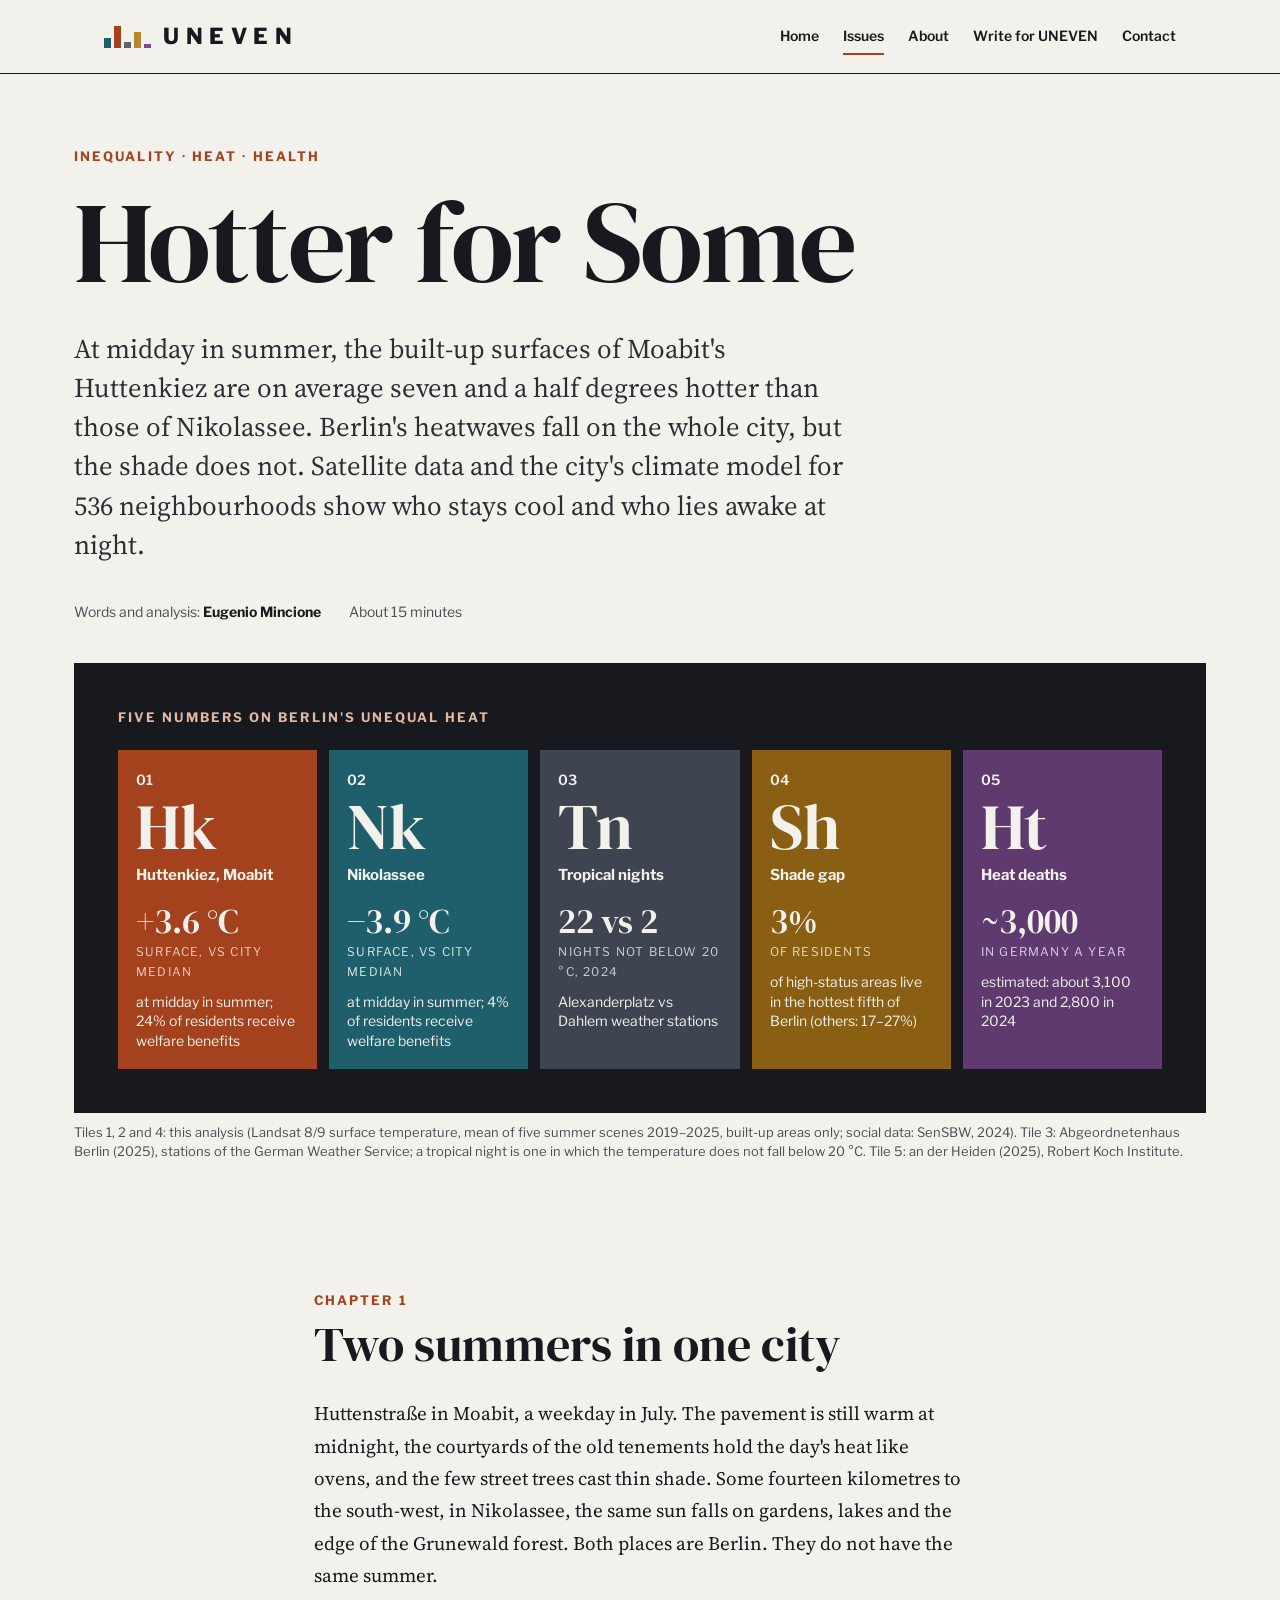
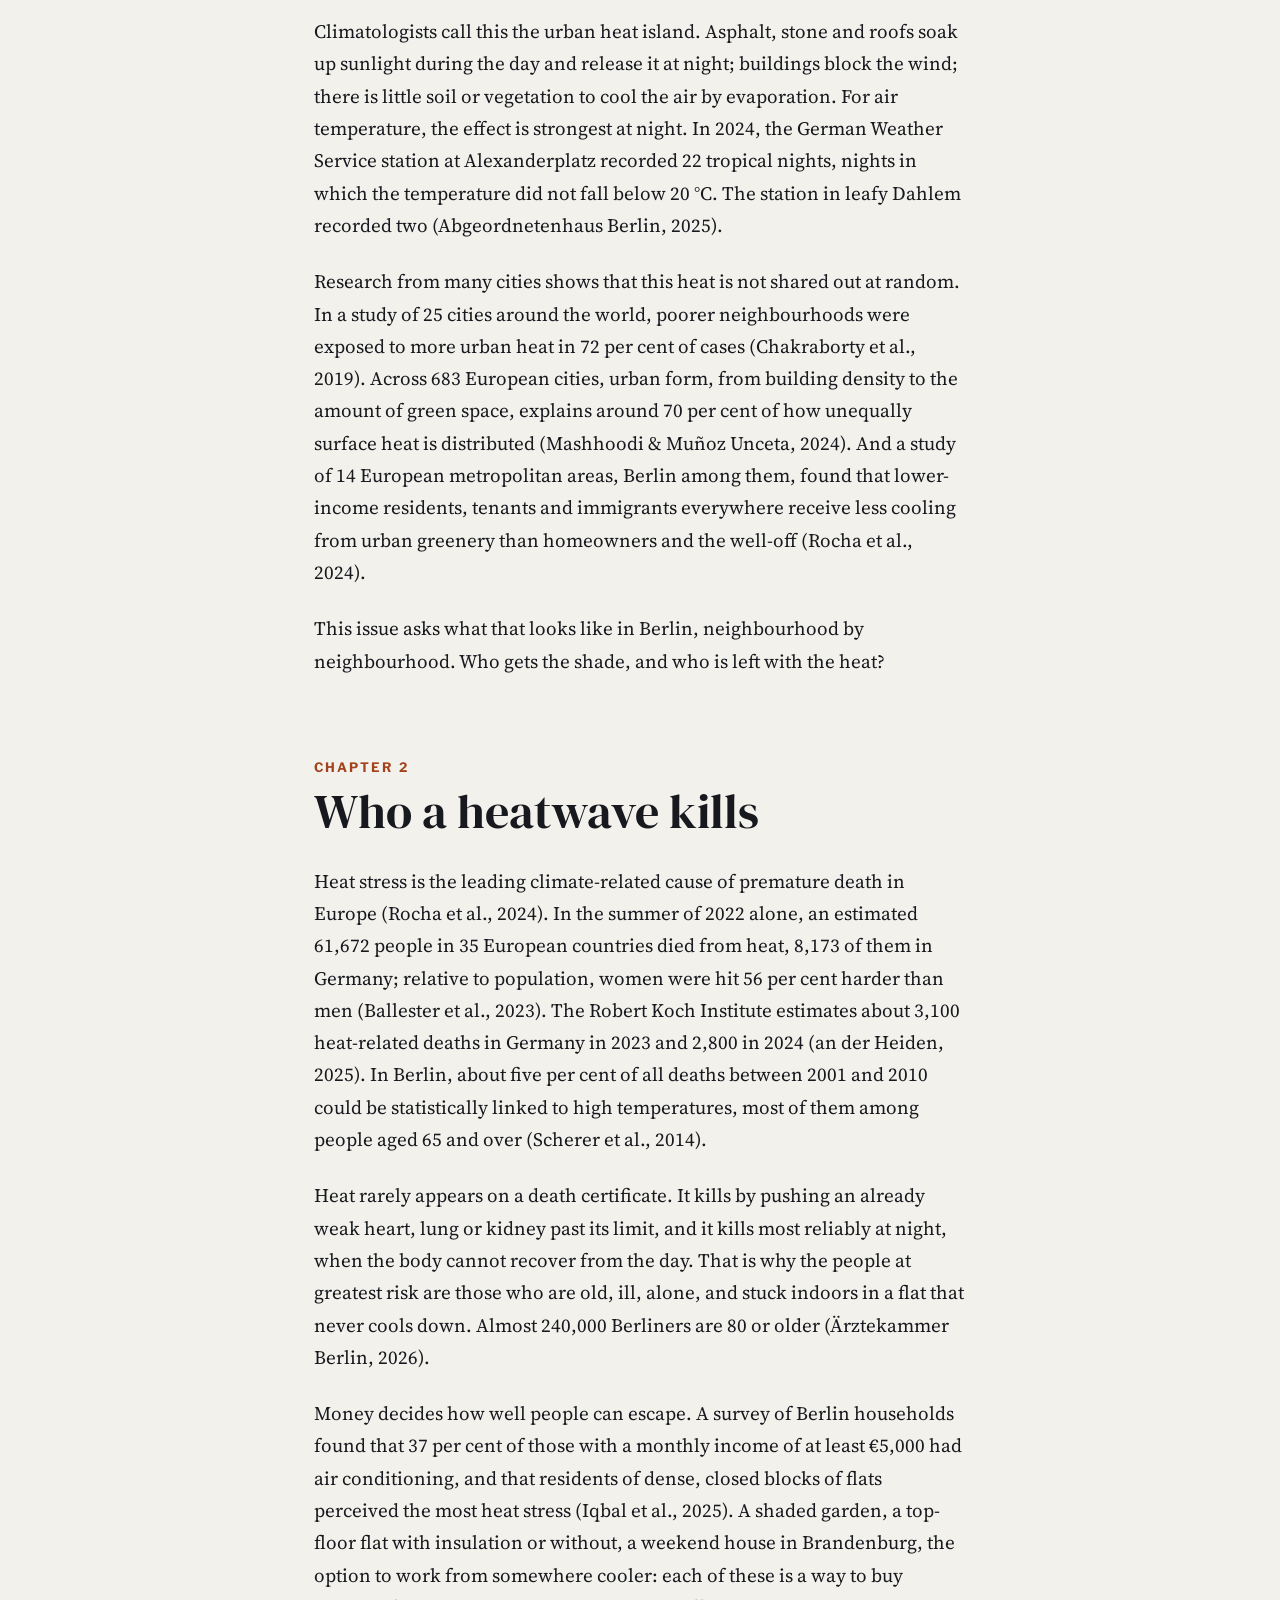
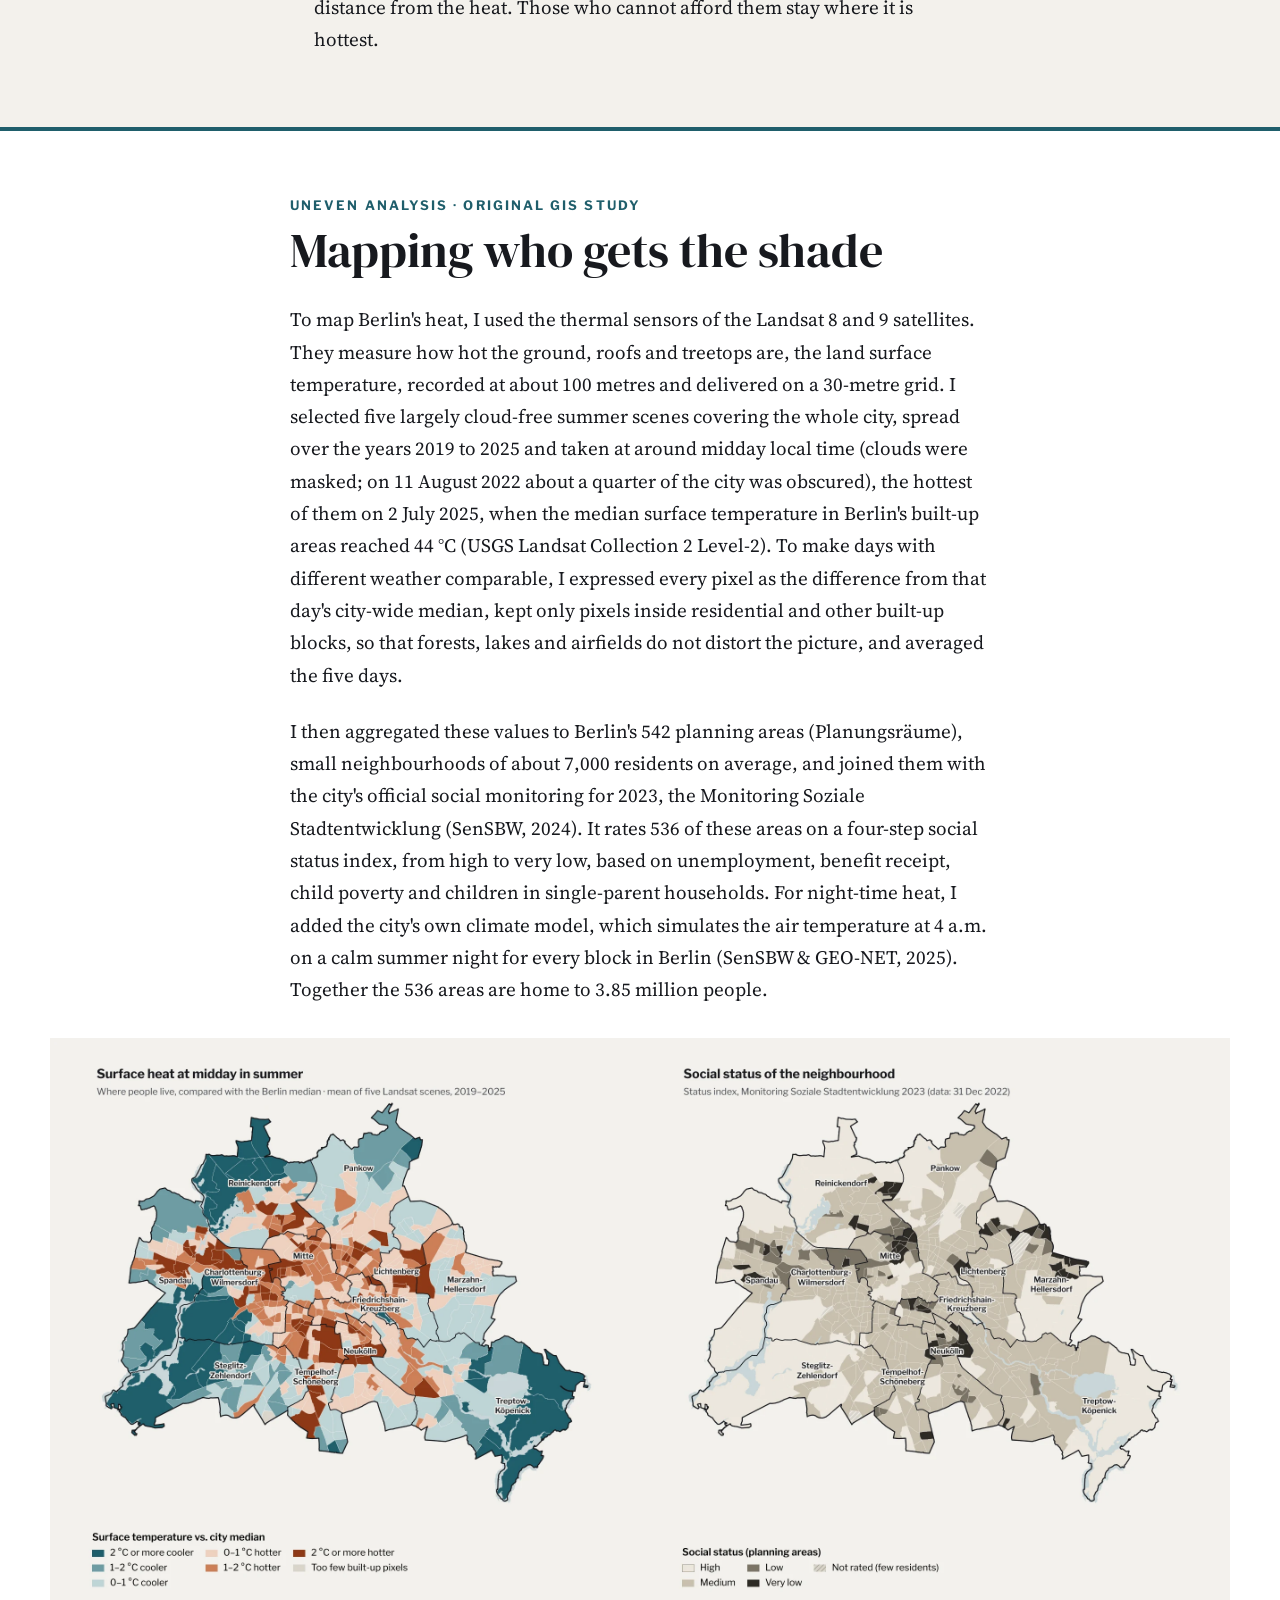
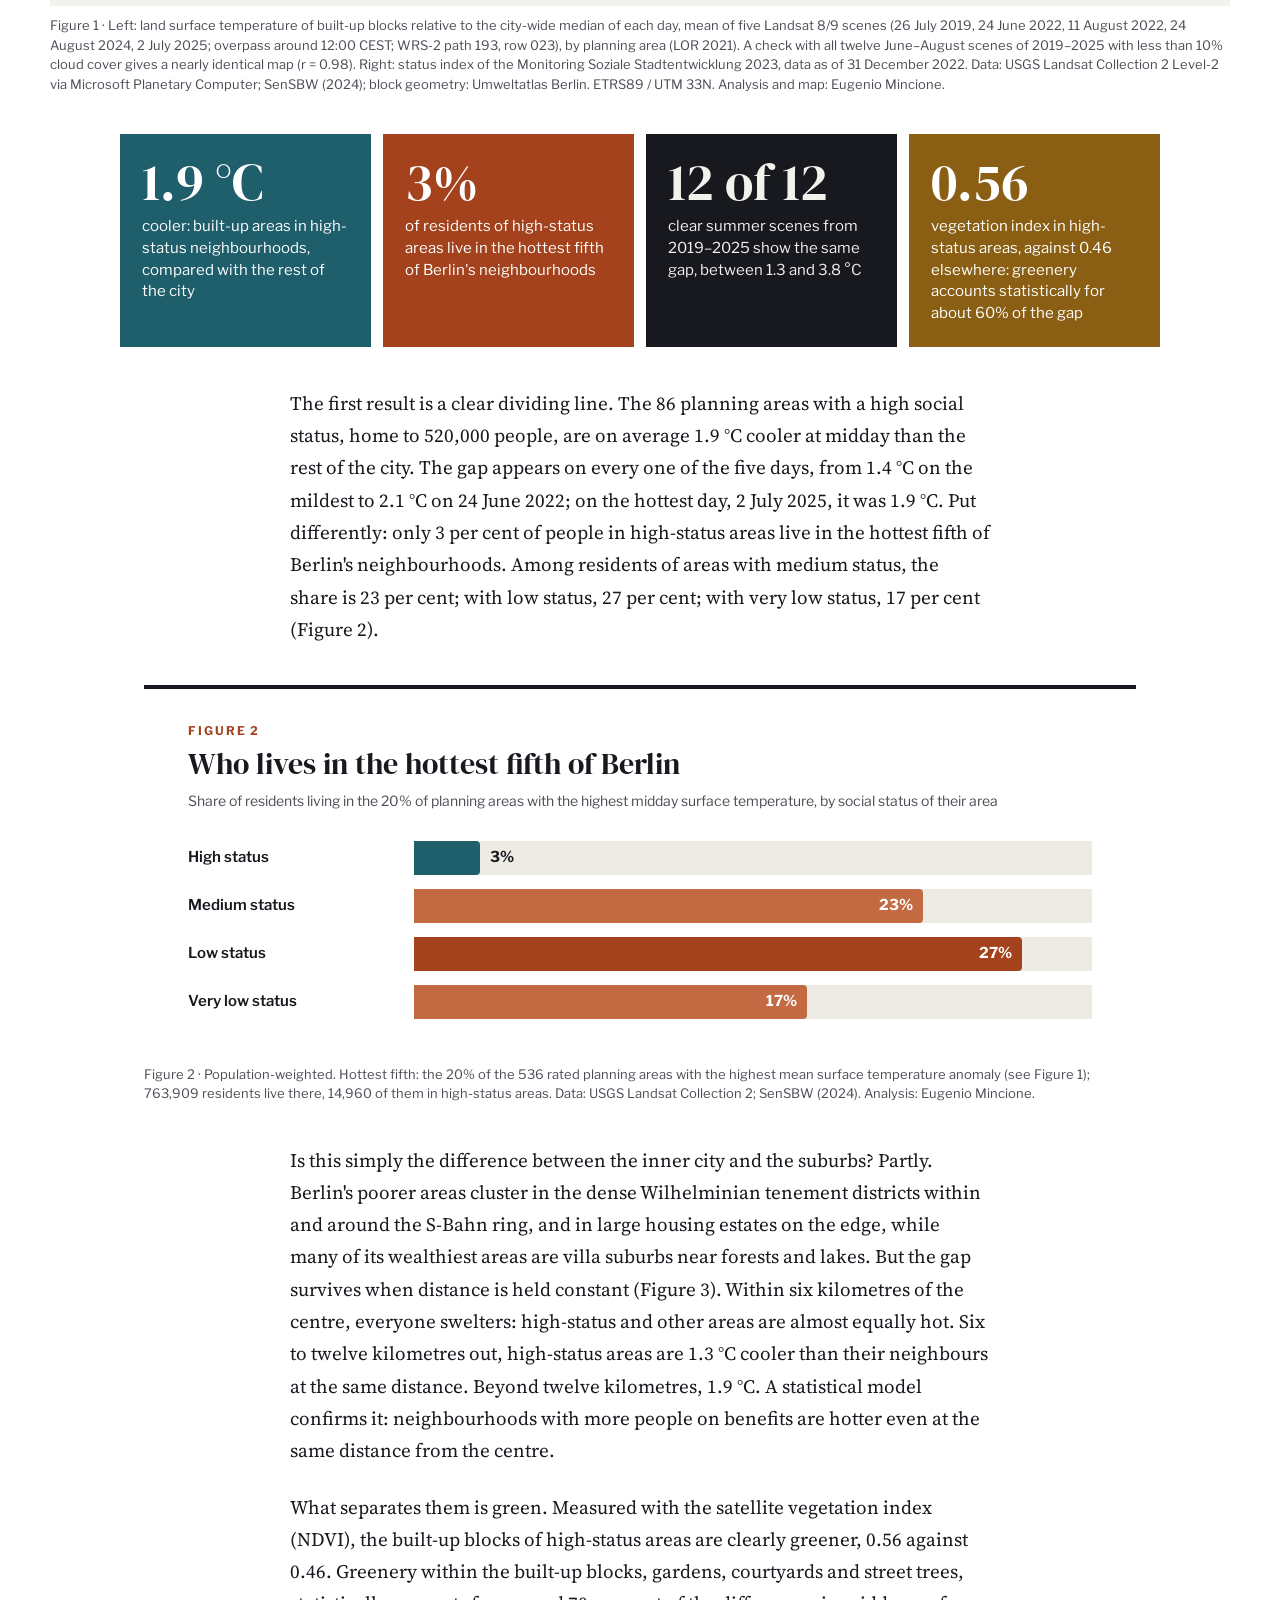
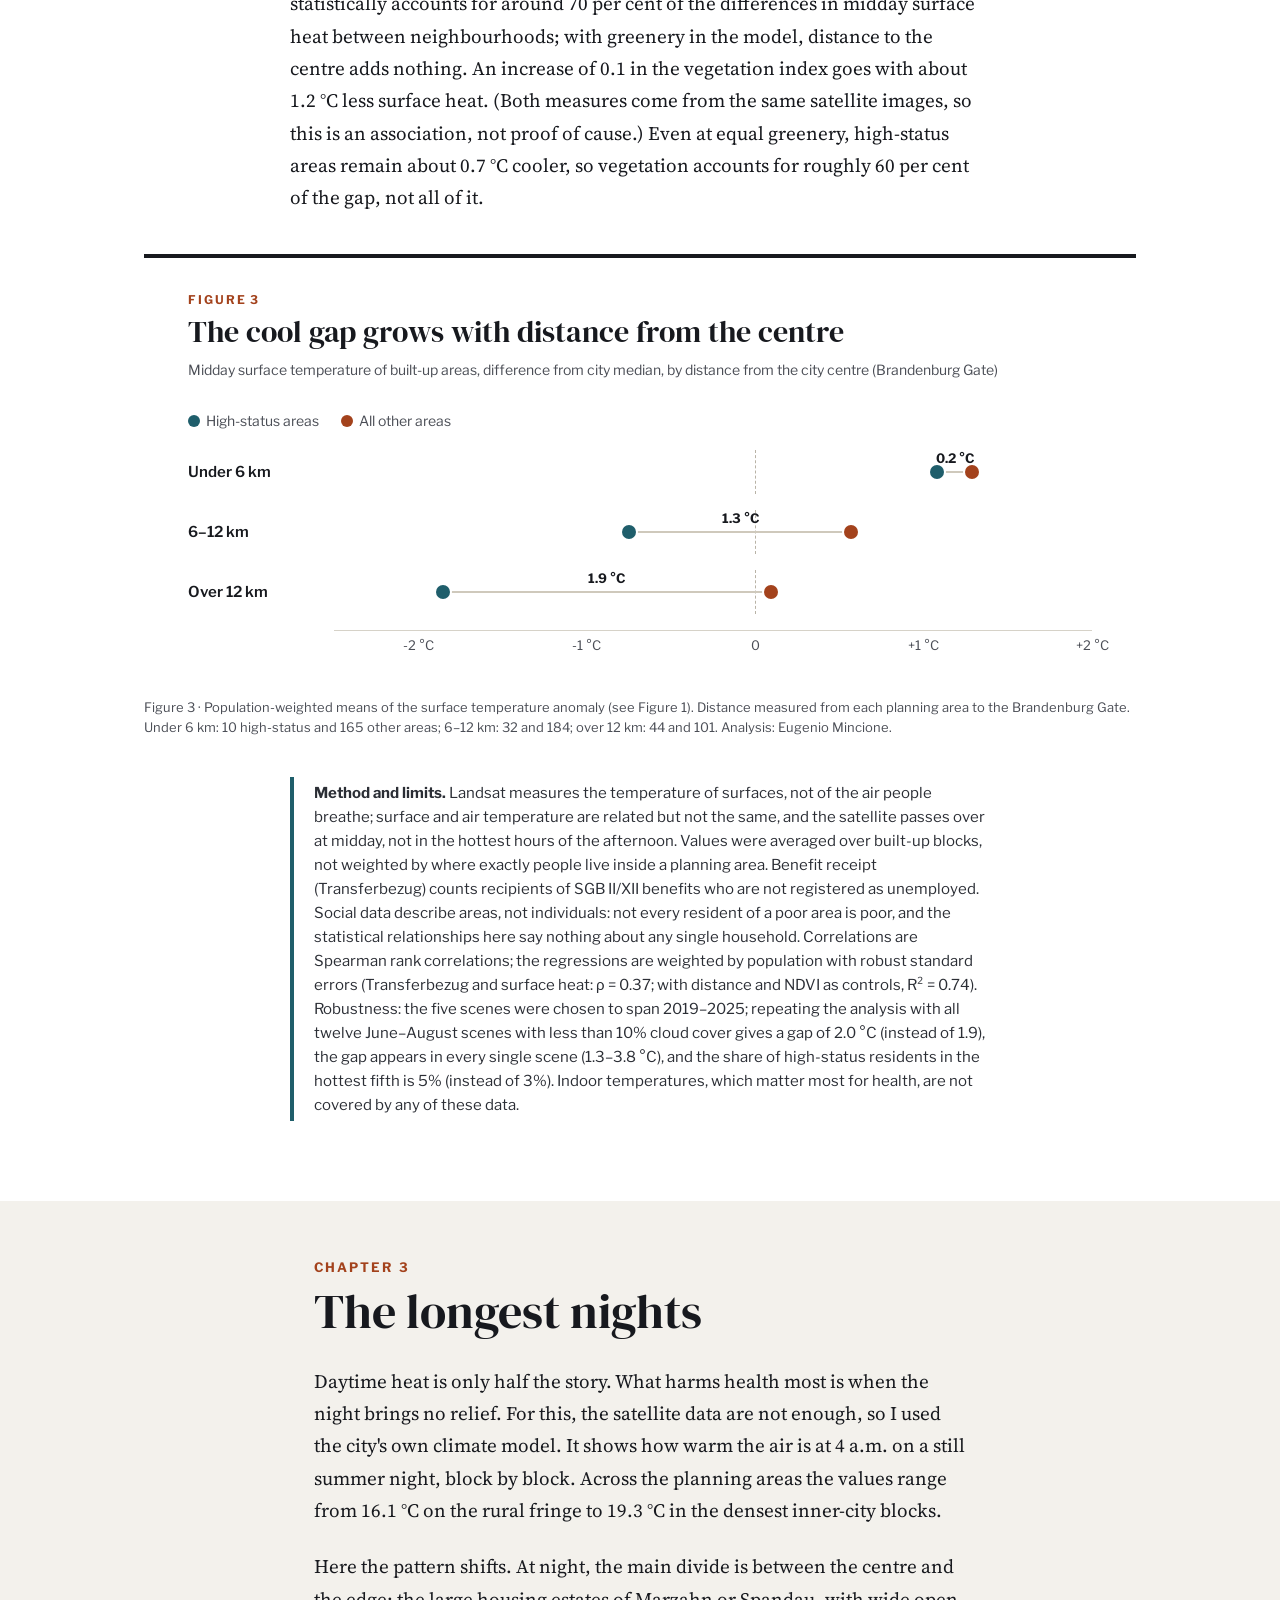
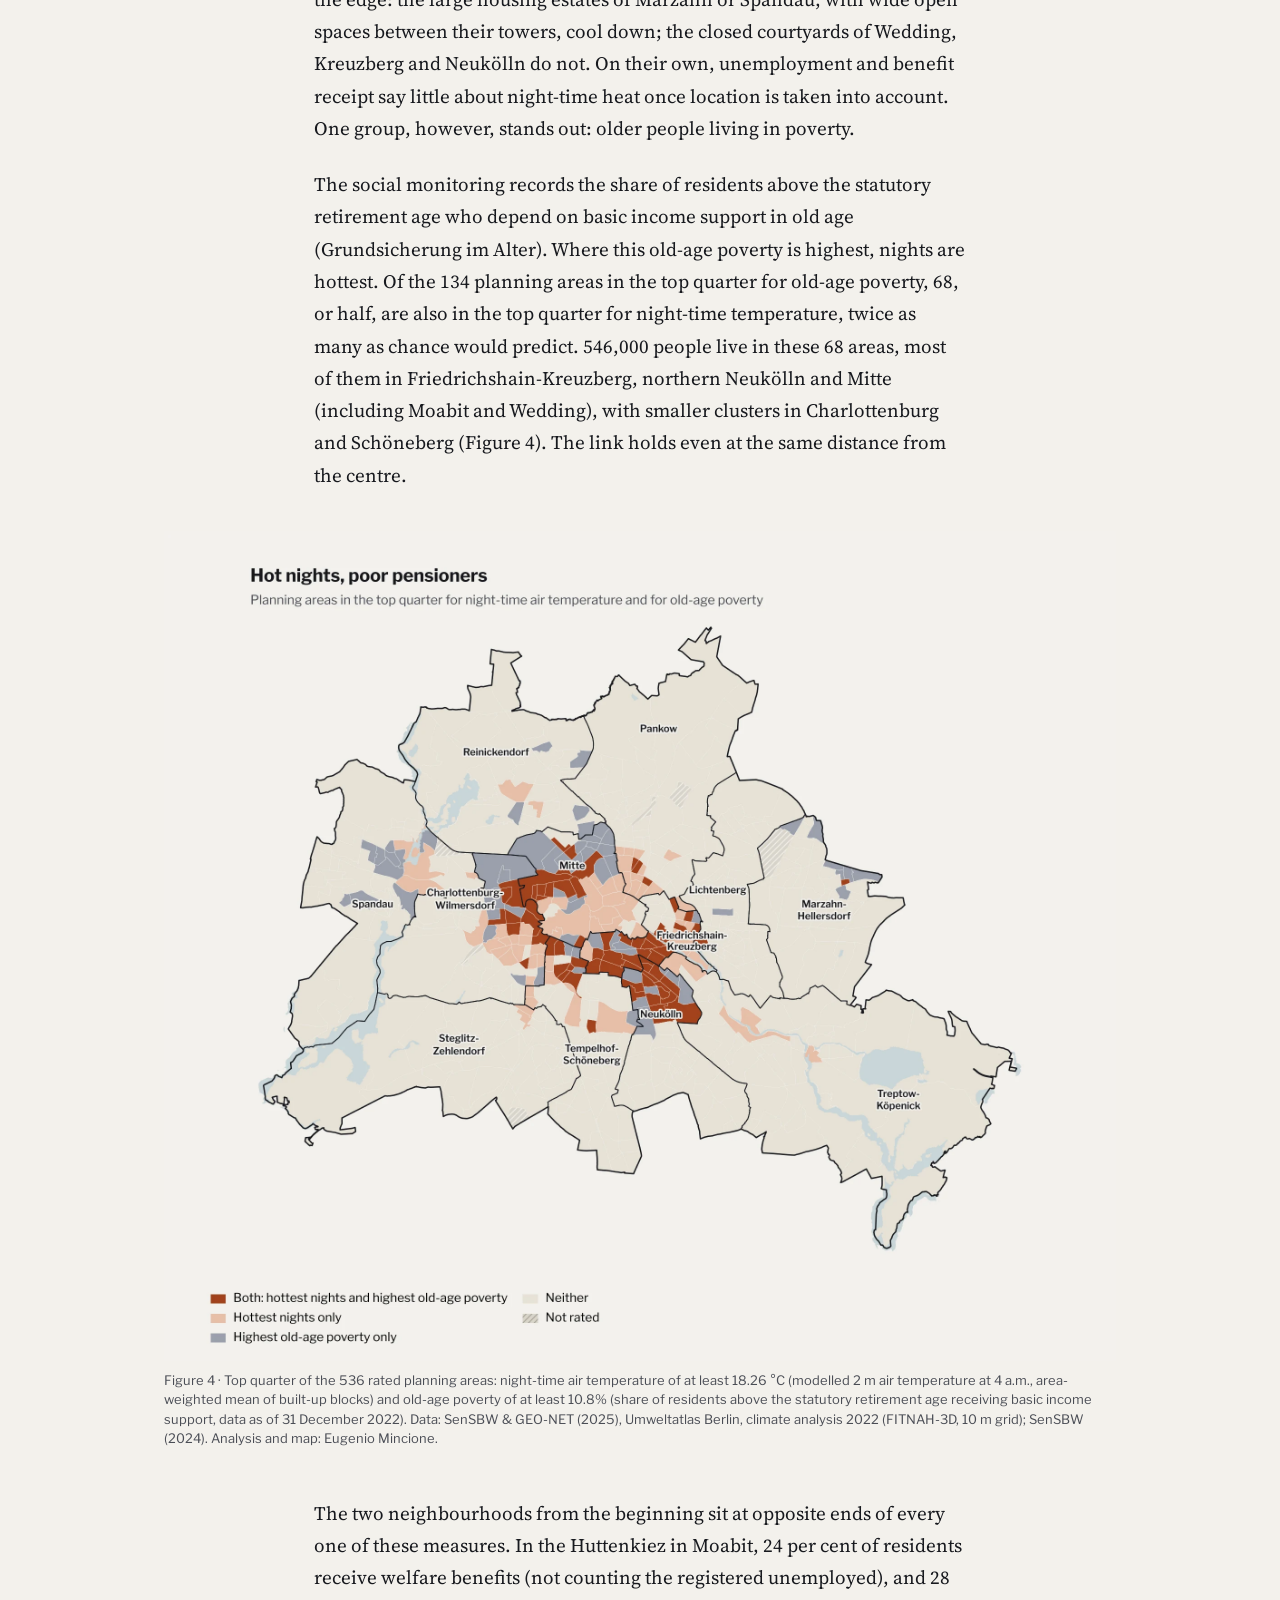
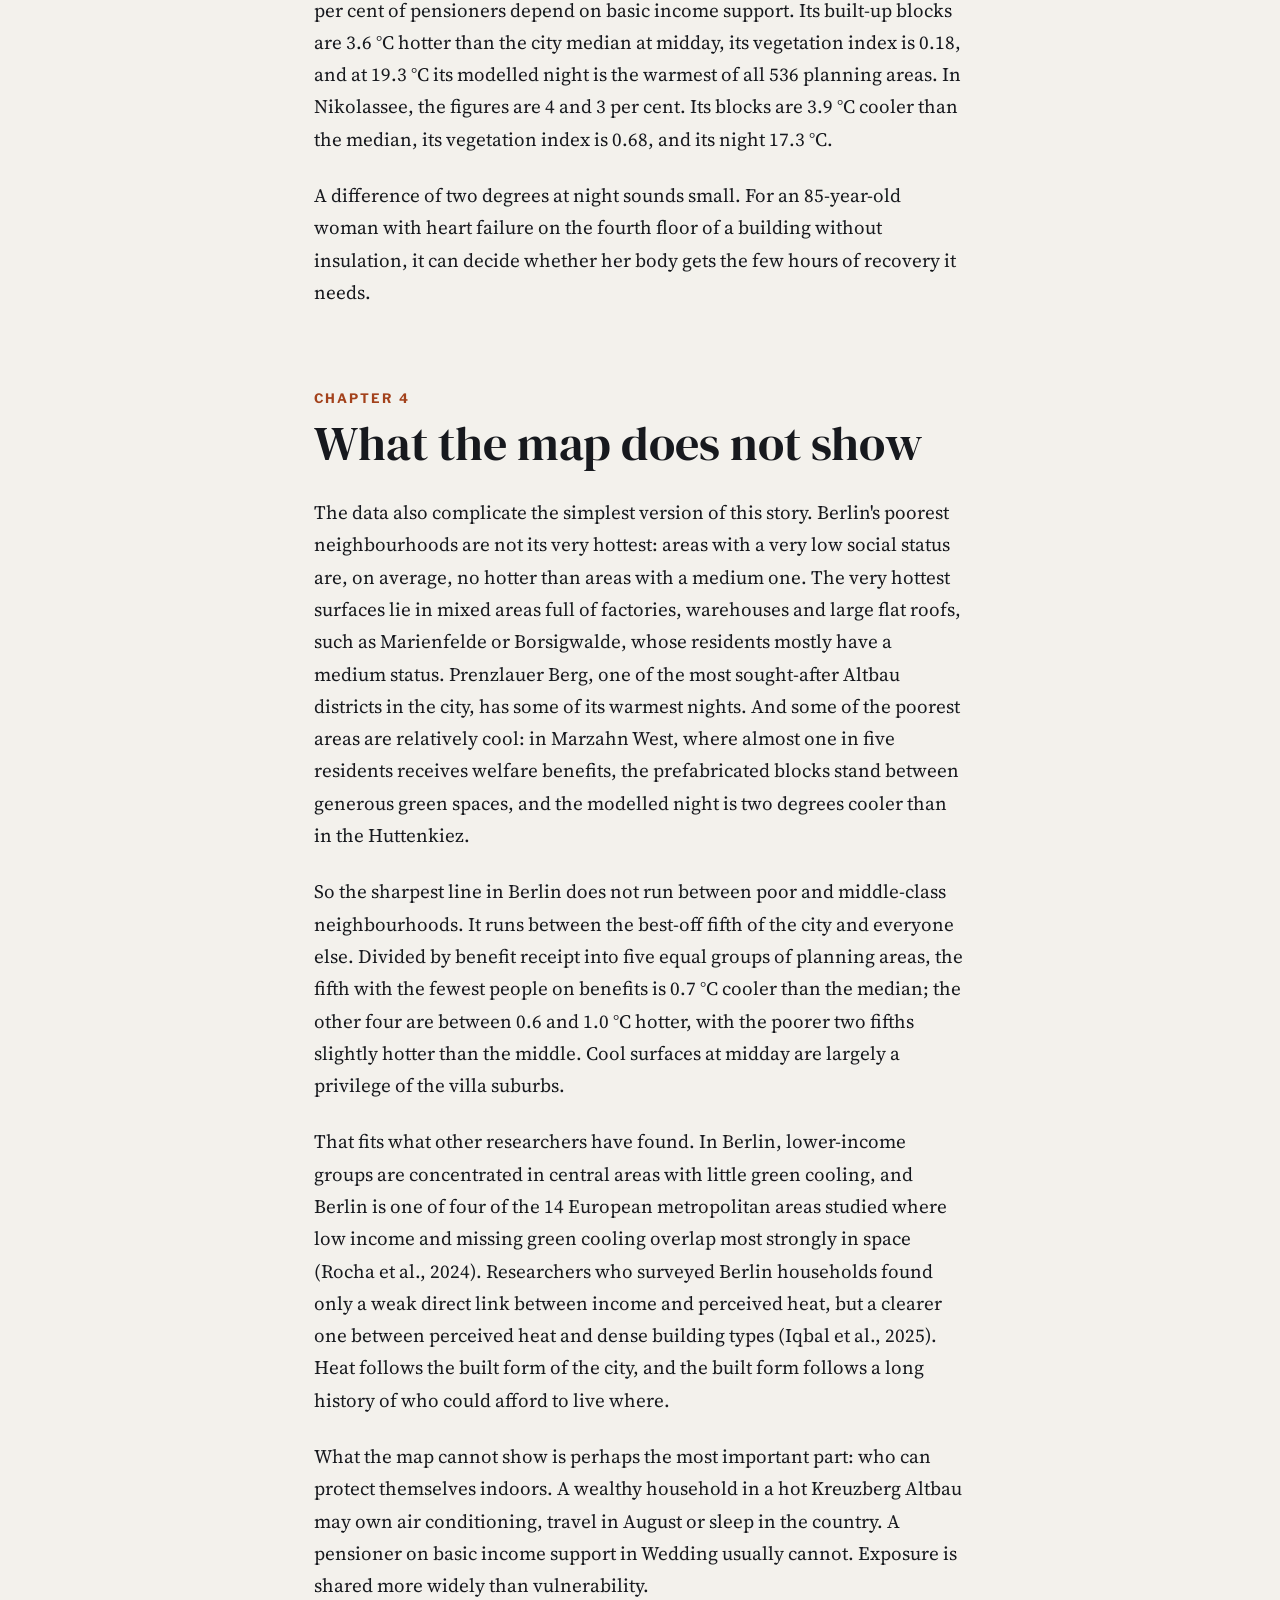
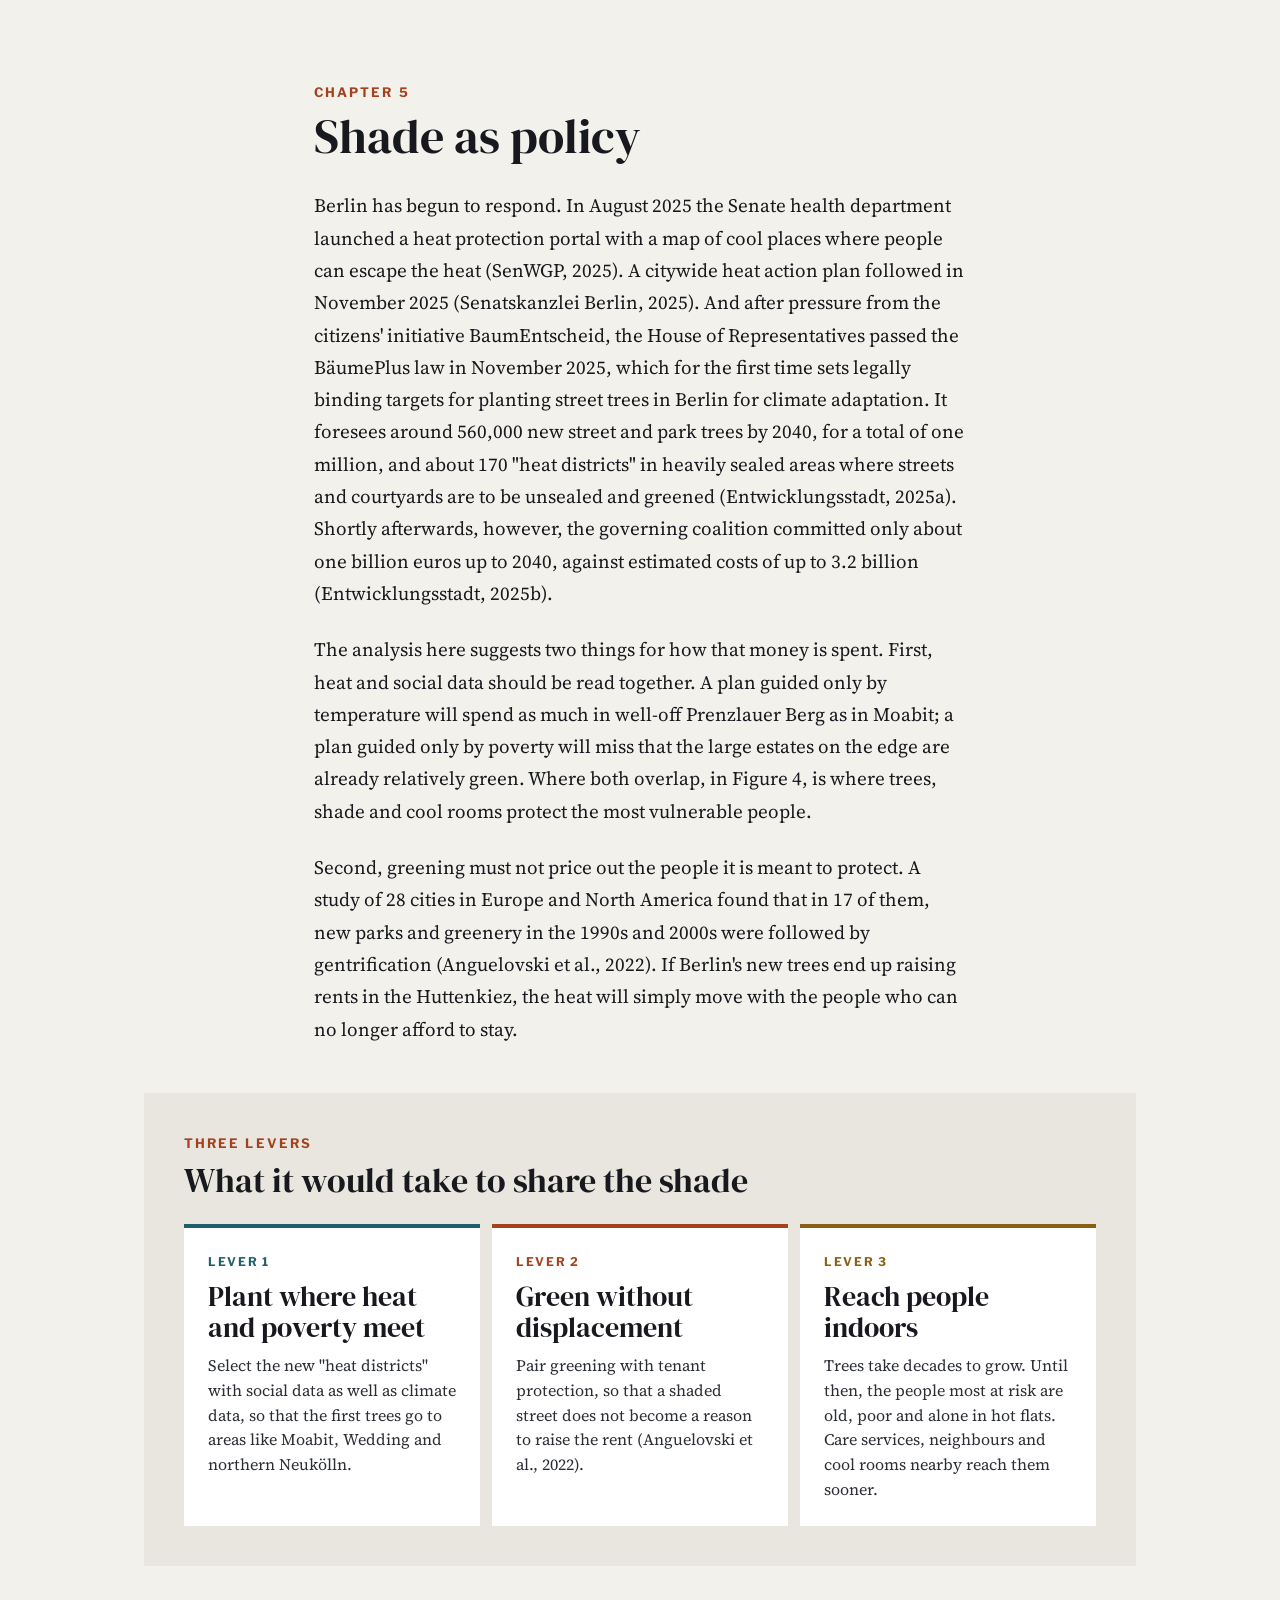
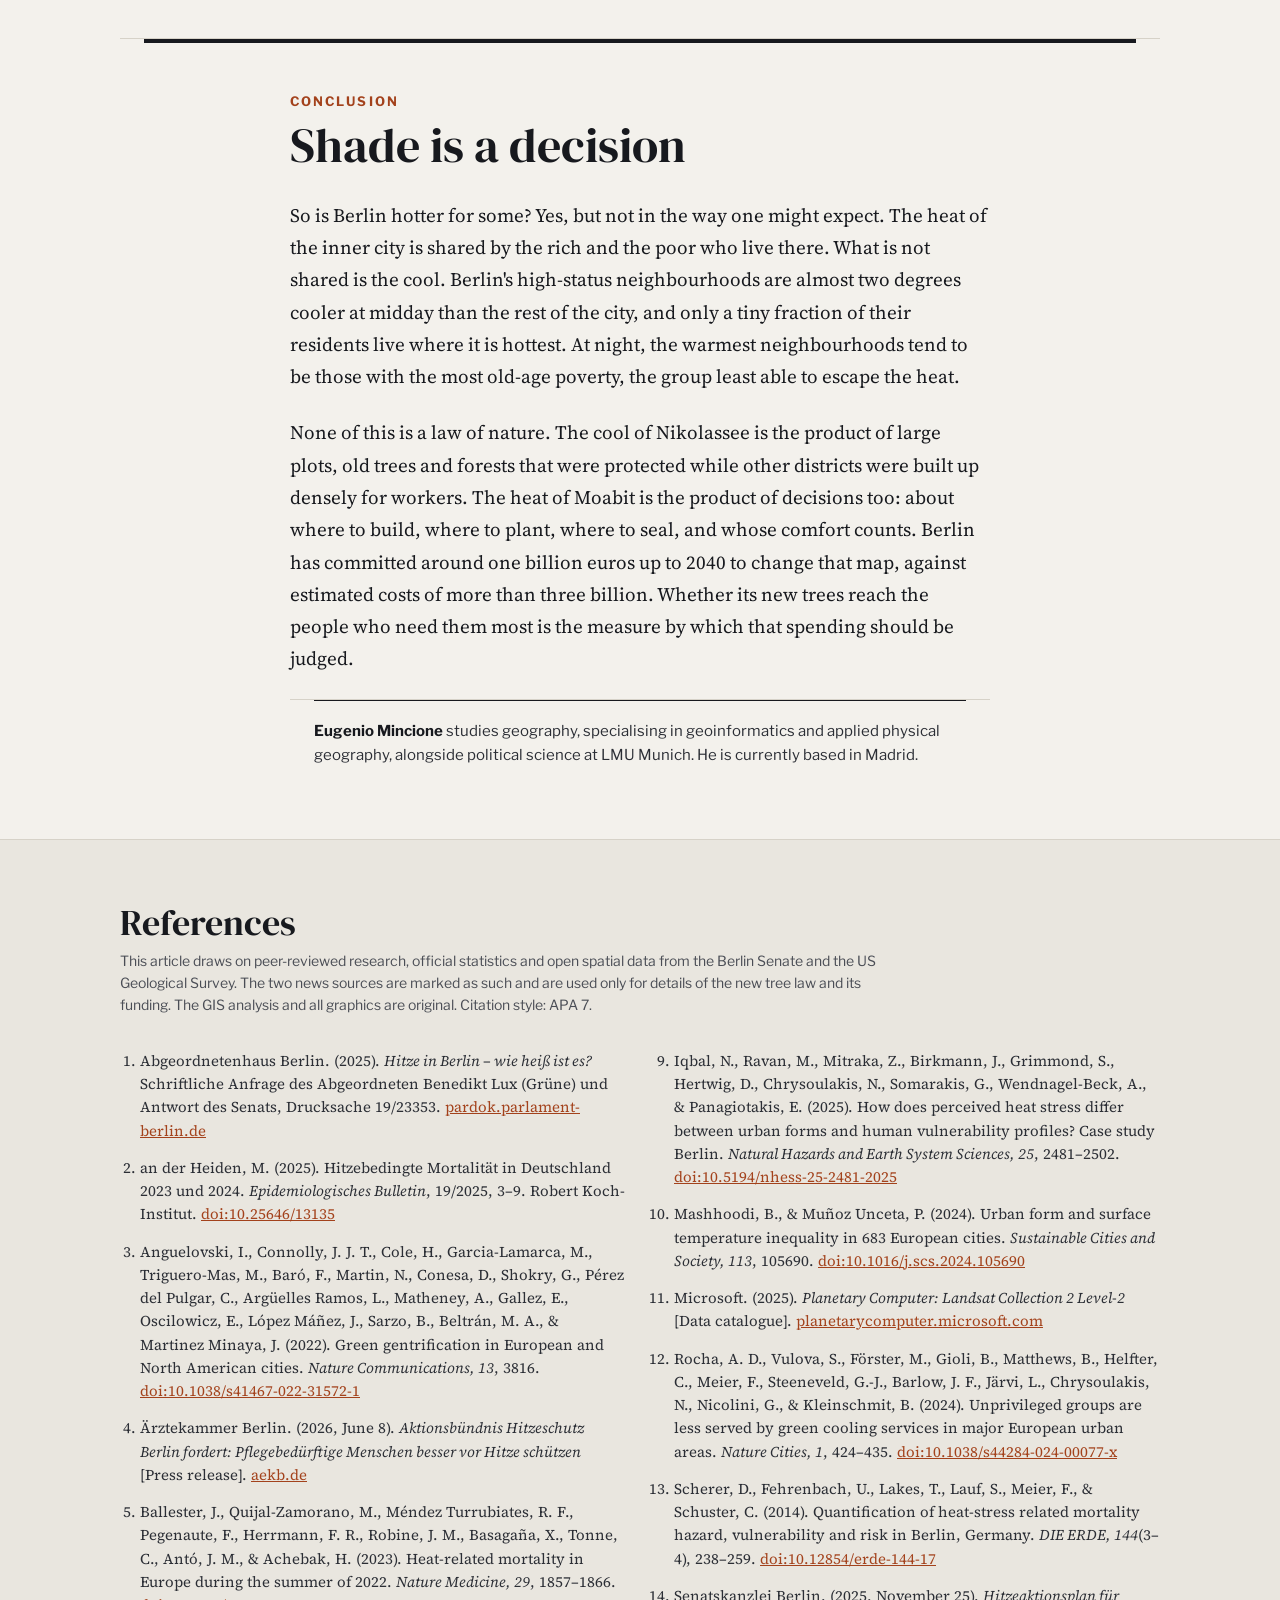
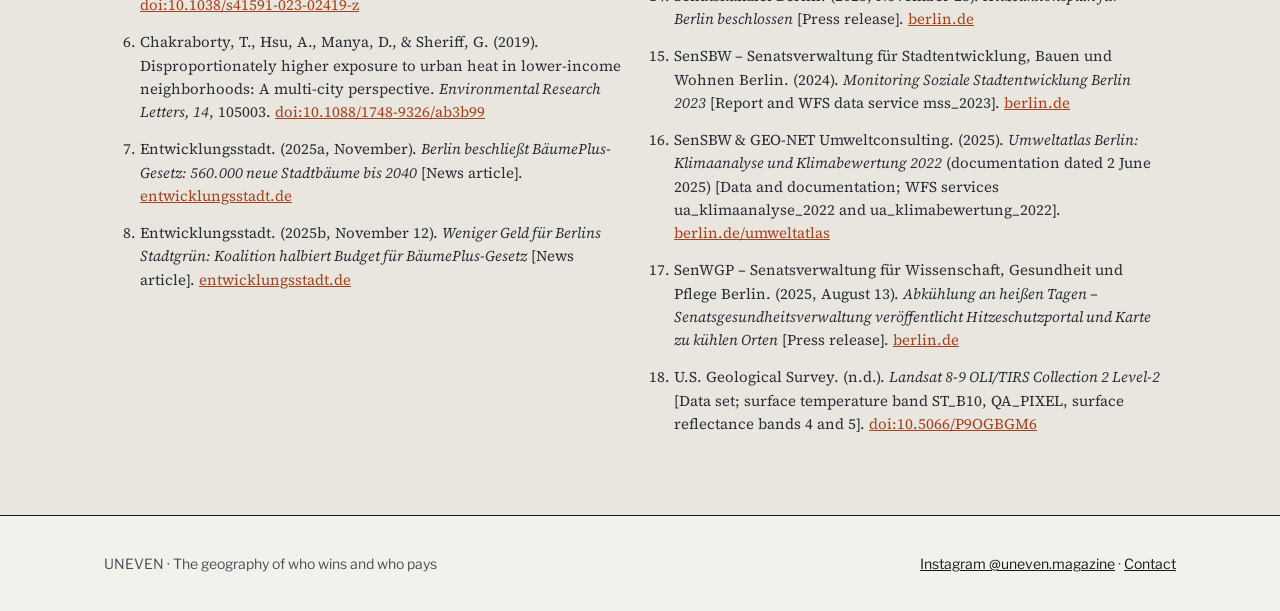
<file: issue-03.html>
<!doctype html>
<html lang="en">
<head>
<meta charset="utf-8">
<meta name="viewport" content="width=device-width, initial-scale=1, viewport-fit=cover">
<meta name="description" content="UNEVEN Issue 03: why Berlin's best-off neighbourhoods stay cool in a heatwave, and who sleeps in the hottest nights. With an original GIS analysis of 536 planning areas and five Landsat summer scenes.">
<meta property="og:title" content="Hotter for Some · UNEVEN">
<meta property="og:description" content="UNEVEN Issue 03: why Berlin's best-off neighbourhoods stay cool in a heatwave, and who sleeps in the hottest nights. Original GIS analysis of 536 planning areas.">
<meta property="og:image" content="share-issue-03.jpg">
<link rel="icon" href="icon.png">
<link rel="apple-touch-icon" href="icon.png">
<title>Hotter for Some · UNEVEN</title>
<link rel="stylesheet" href="style.css">
<link rel="preconnect" href="https://fonts.googleapis.com">
<link href="https://fonts.googleapis.com/css2?family=DM+Serif+Display:ital@0;1&amp;family=Source+Serif+4:ital,opsz,wght@0,8..60,400;0,8..60,600;1,8..60,400&amp;family=Libre+Franklin:wght@500;600;700;800&amp;display=swap" rel="stylesheet">
</head>
<body>
<main style="background: #F3F1EC; color: #17191E; font-family: 'Source Serif 4', Georgia, serif; width: 100%">

<!-- MASTHEAD -->
<header class="site-head"><div class="wrap">
<a class="logo" href="index.html" aria-label="UNEVEN home"><span class="bars" aria-hidden="true"><span style="height:10px;background:var(--teal)"></span><span style="height:22px;background:var(--copper)"></span><span style="height:6px;background:var(--slate)"></span><span style="height:16px;background:#B8862B"></span><span style="height:4px;background:var(--plum)"></span></span><span class="word">UNEVEN</span></a>
<nav class="nav" aria-label="Main"><a href="index.html">Home</a><a href="issues.html" aria-current="page">Issues</a><a href="about.html">About</a><a href="write.html">Write for UNEVEN</a><a href="contact.html">Contact</a></nav>
</div></header>

<!-- HERO -->
<section style="max-width: 1180px; margin: 0 auto; padding: 72px 24px 40px">
<p style="margin: 0 0 20px; font-family: 'Libre Franklin', sans-serif; font-size: 13px; font-weight: 700; letter-spacing: 0.16em; text-transform: uppercase; color: #A3421C">Inequality · Heat · Health</p>
<h1 style="margin: 0; font-family: 'DM Serif Display', Georgia, serif; font-weight: 400; font-size: clamp(48px, 9vw, 120px); line-height: 0.95; letter-spacing: -0.02em; max-width: 1050px">Hotter for Some</h1>
<p style="margin: 32px 0 0; font-size: clamp(20px, 2.4vw, 27px); line-height: 1.45; max-width: 780px; color: #2B2E35">At midday in summer, the built-up surfaces of Moabit's Huttenkiez are on average seven and a half degrees hotter than those of Nikolassee. Berlin's heatwaves fall on the whole city, but the shade does not. Satellite data and the city's climate model for 536 neighbourhoods show who stays cool and who lies awake at night.</p>
<div style="margin-top: 36px; display: flex; flex-wrap: wrap; gap: 8px 28px; font-family: 'Libre Franklin', sans-serif; font-size: 14px; color: #4A4D55">
<span>Words and analysis: <strong style="color: #17191E">Eugenio Mincione</strong></span>
<span>About 15 minutes</span>
</div>
</section>

<!-- HERO GRAPHIC: heat tiles -->
<figure style="max-width: 1180px; margin: 0 auto 72px; padding: 0 24px">
<div style="background: #17191E; color: #F3F1EC; padding: clamp(24px, 4vw, 44px)">
<p style="margin: 0 0 22px; font-family: 'Libre Franklin', sans-serif; font-size: 13px; font-weight: 700; letter-spacing: 0.16em; text-transform: uppercase; color: #E2B8A3">Five numbers on Berlin's unequal heat</p>
<div style="display: grid; grid-template-columns: repeat(auto-fit, minmax(170px, 1fr)); gap: 12px; font-family: 'Libre Franklin', sans-serif">
<div style="background: #A3421C; padding: 18px; display: flex; flex-direction: column; gap: 4px; min-height: 240px; box-sizing: border-box">
<span style="font-size: 14px; font-weight: 600">01</span>
<span style="font-family: 'DM Serif Display', Georgia, serif; font-weight: 400; font-size: 64px; line-height: 1">Hk</span>
<span style="font-size: 15px; font-weight: 700; margin-bottom: 12px">Huttenkiez, Moabit</span>
<span style="font-family: 'DM Serif Display', Georgia, serif; font-size: 34px; line-height: 1">+3.6 °C</span>
<span style="font-size: 12px; letter-spacing: 0.1em; text-transform: uppercase; color: #F0C9B7">surface, vs city median</span>
<span style="font-size: 14px; line-height: 1.4; margin-top: 6px">at midday in summer; 24% of residents receive welfare benefits</span>
</div>
<div style="background: #1F5E6B; padding: 18px; display: flex; flex-direction: column; gap: 4px; min-height: 240px; box-sizing: border-box">
<span style="font-size: 14px; font-weight: 600">02</span>
<span style="font-family: 'DM Serif Display', Georgia, serif; font-weight: 400; font-size: 64px; line-height: 1">Nk</span>
<span style="font-size: 15px; font-weight: 700; margin-bottom: 12px">Nikolassee</span>
<span style="font-family: 'DM Serif Display', Georgia, serif; font-size: 34px; line-height: 1">−3.9 °C</span>
<span style="font-size: 12px; letter-spacing: 0.1em; text-transform: uppercase; color: #CFE6E0">surface, vs city median</span>
<span style="font-size: 14px; line-height: 1.4; margin-top: 6px">at midday in summer; 4% of residents receive welfare benefits</span>
</div>
<div style="background: #3E4450; padding: 18px; display: flex; flex-direction: column; gap: 4px; min-height: 240px; box-sizing: border-box">
<span style="font-size: 14px; font-weight: 600">03</span>
<span style="font-family: 'DM Serif Display', Georgia, serif; font-weight: 400; font-size: 64px; line-height: 1">Tn</span>
<span style="font-size: 15px; font-weight: 700; margin-bottom: 12px">Tropical nights</span>
<span style="font-family: 'DM Serif Display', Georgia, serif; font-size: 34px; line-height: 1">22 vs 2</span>
<span style="font-size: 12px; letter-spacing: 0.1em; text-transform: uppercase; color: #C9CCD3">nights not below 20 °C, 2024</span>
<span style="font-size: 14px; line-height: 1.4; margin-top: 6px">Alexanderplatz vs Dahlem weather stations</span>
</div>
<div style="background: #8A5F14; padding: 18px; display: flex; flex-direction: column; gap: 4px; min-height: 240px; box-sizing: border-box">
<span style="font-size: 14px; font-weight: 600">04</span>
<span style="font-family: 'DM Serif Display', Georgia, serif; font-weight: 400; font-size: 64px; line-height: 1">Sh</span>
<span style="font-size: 15px; font-weight: 700; margin-bottom: 12px">Shade gap</span>
<span style="font-family: 'DM Serif Display', Georgia, serif; font-size: 34px; line-height: 1">3%</span>
<span style="font-size: 12px; letter-spacing: 0.1em; text-transform: uppercase; color: #EAD7B0">of residents</span>
<span style="font-size: 14px; line-height: 1.4; margin-top: 6px">of high-status areas live in the hottest fifth of Berlin (others: 17–27%)</span>
</div>
<div style="background: #5E3A6E; padding: 18px; display: flex; flex-direction: column; gap: 4px; min-height: 240px; box-sizing: border-box">
<span style="font-size: 14px; font-weight: 600">05</span>
<span style="font-family: 'DM Serif Display', Georgia, serif; font-weight: 400; font-size: 64px; line-height: 1">Ht</span>
<span style="font-size: 15px; font-weight: 700; margin-bottom: 12px">Heat deaths</span>
<span style="font-family: 'DM Serif Display', Georgia, serif; font-size: 34px; line-height: 1">~3,000</span>
<span style="font-size: 12px; letter-spacing: 0.1em; text-transform: uppercase; color: #DCC9E3">in Germany a year</span>
<span style="font-size: 14px; line-height: 1.4; margin-top: 6px">estimated: about 3,100 in 2023 and 2,800 in 2024</span>
</div>
</div>
</div>
<figcaption style="margin-top: 10px; font-family: 'Libre Franklin', sans-serif; font-size: 13px; line-height: 1.5; color: #4A4D55">Tiles 1, 2 and 4: this analysis (Landsat 8/9 surface temperature, mean of five summer scenes 2019–2025, built-up areas only; social data: SenSBW, 2024). Tile 3: Abgeordnetenhaus Berlin (2025), stations of the German Weather Service; a tropical night is one in which the temperature does not fall below 20 °C. Tile 5: an der Heiden (2025), Robert Koch Institute.</figcaption>
</figure>
<!-- CHAPTER 1 -->
<article style="max-width: 700px; margin: 0 auto; padding: 56px 24px 0">
<p style="margin: 0 0 8px; font-family: 'Libre Franklin', sans-serif; font-size: 13px; font-weight: 700; letter-spacing: 0.16em; text-transform: uppercase; color: #A3421C">Chapter 1</p>
<h2 style="margin: 0 0 28px; font-family: 'DM Serif Display', Georgia, serif; font-weight: 400; font-size: clamp(34px, 4.4vw, 48px); line-height: 1.05">Two summers in one city</h2>
<p style="margin: 0 0 24px; font-size: 19px; line-height: 1.7">Huttenstraße in Moabit, a weekday in July. The pavement is still warm at midnight, the courtyards of the old tenements hold the day's heat like ovens, and the few street trees cast thin shade. Some fourteen kilometres to the south-west, in Nikolassee, the same sun falls on gardens, lakes and the edge of the Grunewald forest. Both places are Berlin. They do not have the same summer.</p>
<p style="margin: 0 0 24px; font-size: 19px; line-height: 1.7">Climatologists call this the urban heat island. Asphalt, stone and roofs soak up sunlight during the day and release it at night; buildings block the wind; there is little soil or vegetation to cool the air by evaporation. For air temperature, the effect is strongest at night. In 2024, the German Weather Service station at Alexanderplatz recorded 22 tropical nights, nights in which the temperature did not fall below 20 °C. The station in leafy Dahlem recorded two (Abgeordnetenhaus Berlin, 2025).</p>
<p style="margin: 0 0 24px; font-size: 19px; line-height: 1.7">Research from many cities shows that this heat is not shared out at random. In a study of 25 cities around the world, poorer neighbourhoods were exposed to more urban heat in 72 per cent of cases (Chakraborty et al., 2019). Across 683 European cities, urban form, from building density to the amount of green space, explains around 70 per cent of how unequally surface heat is distributed (Mashhoodi &amp; Muñoz Unceta, 2024). And a study of 14 European metropolitan areas, Berlin among them, found that lower-income residents, tenants and immigrants everywhere receive less cooling from urban greenery than homeowners and the well-off (Rocha et al., 2024).</p>
<p style="margin: 0 0 24px; font-size: 19px; line-height: 1.7">This issue asks what that looks like in Berlin, neighbourhood by neighbourhood. Who gets the shade, and who is left with the heat?</p>
</article>
<!-- CHAPTER 2 -->
<article style="max-width: 700px; margin: 0 auto; padding: 56px 24px 0">
<p style="margin: 0 0 8px; font-family: 'Libre Franklin', sans-serif; font-size: 13px; font-weight: 700; letter-spacing: 0.16em; text-transform: uppercase; color: #A3421C">Chapter 2</p>
<h2 style="margin: 0 0 28px; font-family: 'DM Serif Display', Georgia, serif; font-weight: 400; font-size: clamp(34px, 4.4vw, 48px); line-height: 1.05">Who a heatwave kills</h2>
<p style="margin: 0 0 24px; font-size: 19px; line-height: 1.7">Heat stress is the leading climate-related cause of premature death in Europe (Rocha et al., 2024). In the summer of 2022 alone, an estimated 61,672 people in 35 European countries died from heat, 8,173 of them in Germany; relative to population, women were hit 56 per cent harder than men (Ballester et al., 2023). The Robert Koch Institute estimates about 3,100 heat-related deaths in Germany in 2023 and 2,800 in 2024 (an der Heiden, 2025). In Berlin, about five per cent of all deaths between 2001 and 2010 could be statistically linked to high temperatures, most of them among people aged 65 and over (Scherer et al., 2014).</p>
<p style="margin: 0 0 24px; font-size: 19px; line-height: 1.7">Heat rarely appears on a death certificate. It kills by pushing an already weak heart, lung or kidney past its limit, and it kills most reliably at night, when the body cannot recover from the day. That is why the people at greatest risk are those who are old, ill, alone, and stuck indoors in a flat that never cools down. Almost 240,000 Berliners are 80 or older (Ärztekammer Berlin, 2026).</p>
<p style="margin: 0 0 24px; font-size: 19px; line-height: 1.7">Money decides how well people can escape. A survey of Berlin households found that 37 per cent of those with a monthly income of at least €5,000 had air conditioning, and that residents of dense, closed blocks of flats perceived the most heat stress (Iqbal et al., 2025). A shaded garden, a top-floor flat with insulation or without, a weekend house in Brandenburg, the option to work from somewhere cooler: each of these is a way to buy distance from the heat. Those who cannot afford them stay where it is hottest.</p>
</article>

<!-- GIS ANALYSIS -->
<section style="background: #FFFFFF; margin: 72px 0 0; padding: 64px 24px 56px; border-top: 4px solid #1F5E6B">
<article style="max-width: 700px; margin: 0 auto">
<p style="margin: 0 0 8px; font-family: 'Libre Franklin', sans-serif; font-size: 13px; font-weight: 700; letter-spacing: 0.16em; text-transform: uppercase; color: #1F5E6B">UNEVEN Analysis · Original GIS study</p>
<h2 style="margin: 0 0 28px; font-family: 'DM Serif Display', Georgia, serif; font-weight: 400; font-size: clamp(34px, 4.4vw, 48px); line-height: 1.05">Mapping who gets the shade</h2>
<p style="margin: 0 0 24px; font-size: 19px; line-height: 1.7">To map Berlin's heat, I used the thermal sensors of the Landsat 8 and 9 satellites. They measure how hot the ground, roofs and treetops are, the land surface temperature, recorded at about 100 metres and delivered on a 30-metre grid. I selected five largely cloud-free summer scenes covering the whole city, spread over the years 2019 to 2025 and taken at around midday local time (clouds were masked; on 11 August 2022 about a quarter of the city was obscured), the hottest of them on 2 July 2025, when the median surface temperature in Berlin's built-up areas reached 44 °C (USGS Landsat Collection 2 Level-2). To make days with different weather comparable, I expressed every pixel as the difference from that day's city-wide median, kept only pixels inside residential and other built-up blocks, so that forests, lakes and airfields do not distort the picture, and averaged the five days.</p>

<p style="margin: 0 0 24px; font-size: 19px; line-height: 1.7">I then aggregated these values to Berlin's 542 planning areas (Planungsräume), small neighbourhoods of about 7,000 residents on average, and joined them with the city's official social monitoring for 2023, the Monitoring Soziale Stadtentwicklung (SenSBW, 2024). It rates 536 of these areas on a four-step social status index, from high to very low, based on unemployment, benefit receipt, child poverty and children in single-parent households. For night-time heat, I added the city's own climate model, which simulates the air temperature at 4 a.m. on a calm summer night for every block in Berlin (SenSBW &amp; GEO-NET, 2025). Together the 536 areas are home to 3.85 million people.</p>

</article>
<figure style="max-width: 1180px; margin: 32px auto 0">
<img src="map-issue-03.webp" alt="Two maps of Berlin side by side. Left: surface temperature of built-up areas at midday in summer, compared with the city median, in planning areas. The south-west (Steglitz-Zehlendorf), the far north (Frohnau) and the south-east (Köpenick) are 2 °C or more cooler; a hot belt stretches from Spandau through Charlottenburg, Moabit, Wedding and Mitte to Neukölln and Tempelhof, often more than 2 °C hotter. Right: social status of the planning areas. High-status areas are concentrated in the south-west, the north and the eastern outskirts; low and very low status in Wedding, Moabit, northern Neukölln, Spandau, the Märkisches Viertel and Marzahn-Hellersdorf. The cool areas on the left largely match the high-status areas on the right." style="width: 100%; height: auto; display: block">
<figcaption style="margin-top: 10px; font-family: 'Libre Franklin', sans-serif; font-size: 13px; line-height: 1.5; color: #4A4D55">Figure 1 · Left: land surface temperature of built-up blocks relative to the city-wide median of each day, mean of five Landsat 8/9 scenes (26 July 2019, 24 June 2022, 11 August 2022, 24 August 2024, 2 July 2025; overpass around 12:00 CEST; WRS-2 path 193, row 023), by planning area (LOR 2021). A check with all twelve June–August scenes of 2019–2025 with less than 10% cloud cover gives a nearly identical map (r = 0.98). Right: status index of the Monitoring Soziale Stadtentwicklung 2023, data as of 31 December 2022. Data: USGS Landsat Collection 2 Level-2 via Microsoft Planetary Computer; SenSBW (2024); block geometry: Umweltatlas Berlin. ETRS89 / UTM 33N. Analysis and map: Eugenio Mincione.</figcaption>
</figure>
<div style="max-width: 1040px; margin: 40px auto 0; display: grid; grid-template-columns: repeat(auto-fit, minmax(220px, 1fr)); gap: 12px; font-family: 'Libre Franklin', sans-serif">
<div style="background: #1F5E6B; color: #FFFFFF; padding: 22px">
<div style="font-family: 'DM Serif Display', Georgia, serif; font-weight: 400; font-size: 52px; line-height: 1">1.9 °C</div>
<div style="margin-top: 8px; font-size: 15px; line-height: 1.45">cooler: built-up areas in high-status neighbourhoods, compared with the rest of the city</div>
</div>
<div style="background: #A3421C; color: #FFFFFF; padding: 22px">
<div style="font-family: 'DM Serif Display', Georgia, serif; font-weight: 400; font-size: 52px; line-height: 1">3%</div>
<div style="margin-top: 8px; font-size: 15px; line-height: 1.45">of residents of high-status areas live in the hottest fifth of Berlin's neighbourhoods</div>
</div>
<div style="background: #17191E; color: #F3F1EC; padding: 22px">
<div style="font-family: 'DM Serif Display', Georgia, serif; font-weight: 400; font-size: 52px; line-height: 1">12 of 12</div>
<div style="margin-top: 8px; font-size: 15px; line-height: 1.45">clear summer scenes from 2019–2025 show the same gap, between 1.3 and 3.8 °C</div>
</div>
<div style="background: #8A5F14; color: #FFFFFF; padding: 22px">
<div style="font-family: 'DM Serif Display', Georgia, serif; font-weight: 400; font-size: 52px; line-height: 1">0.56</div>
<div style="margin-top: 8px; font-size: 15px; line-height: 1.45">vegetation index in high-status areas, against 0.46 elsewhere: greenery accounts statistically for about 60% of the gap</div>
</div>
</div>
<article style="max-width: 700px; margin: 40px auto 0">
<p style="margin: 0 0 24px; font-size: 19px; line-height: 1.7">The first result is a clear dividing line. The 86 planning areas with a high social status, home to 520,000 people, are on average 1.9 °C cooler at midday than the rest of the city. The gap appears on every one of the five days, from 1.4 °C on the mildest to 2.1 °C on 24 June 2022; on the hottest day, 2 July 2025, it was 1.9 °C. Put differently: only 3 per cent of people in high-status areas live in the hottest fifth of Berlin's neighbourhoods. Among residents of areas with medium status, the share is 23 per cent; with low status, 27 per cent; with very low status, 17 per cent (Figure 2).</p>

</article>
<figure style="max-width: 1040px; margin: 40px auto; padding: 0 24px">
<div style="background: #FFFFFF; border-top: 4px solid #17191E; padding: 32px clamp(20px, 4vw, 44px) 36px">
<p style="margin: 0 0 6px; font-family: 'Libre Franklin', sans-serif; font-size: 12px; font-weight: 700; letter-spacing: 0.16em; text-transform: uppercase; color: #A3421C">Figure 2</p>
<h3 style="margin: 0 0 8px; font-family: 'DM Serif Display', Georgia, serif; font-weight: 400; font-size: 30px; line-height: 1.15">Who lives in the hottest fifth of Berlin</h3>
<p style="margin: 0 0 28px; font-family: 'Libre Franklin', sans-serif; font-size: 14px; color: #4A4D55">Share of residents living in the 20% of planning areas with the highest midday surface temperature, by social status of their area</p>
<div style="display: flex; flex-direction: column; gap: 14px; font-family: 'Libre Franklin', sans-serif">
<div style="display: flex; flex-wrap: wrap; align-items: center; gap: 8px 16px" title="High status: 2.9% of 520,438 residents">
<span style="flex: 0 0 210px; font-size: 15px; font-weight: 600">High status</span>
<div style="flex: 1 1 300px; height: 34px; background: #EEEBE4; display: flex"><div style="width: 9.7%; background: #1F5E6B; display: flex; align-items: center; justify-content: flex-end; padding-right: 10px; box-sizing: border-box; font-weight: 700; font-size: 15px; white-space: nowrap; border-radius: 0 4px 4px 0"></div><span style="padding-left: 10px; font-weight: 700; font-size: 15px; color: #17191E; align-self: center; white-space: nowrap">3%</span></div>
</div>
<div style="display: flex; flex-wrap: wrap; align-items: center; gap: 8px 16px" title="Medium status: 22.5% of 2,542,025 residents">
<span style="flex: 0 0 210px; font-size: 15px; font-weight: 600">Medium status</span>
<div style="flex: 1 1 300px; height: 34px; background: #EEEBE4; display: flex"><div style="width: 75.0%; background: #C46A43; display: flex; align-items: center; justify-content: flex-end; padding-right: 10px; box-sizing: border-box; font-weight: 700; font-size: 15px; white-space: nowrap; border-radius: 0 4px 4px 0"><span style="color: #FFFFFF">23%</span></div></div>
</div>
<div style="display: flex; flex-wrap: wrap; align-items: center; gap: 8px 16px" title="Low status: 26.9% of 416,993 residents">
<span style="flex: 0 0 210px; font-size: 15px; font-weight: 600">Low status</span>
<div style="flex: 1 1 300px; height: 34px; background: #EEEBE4; display: flex"><div style="width: 89.7%; background: #A3421C; display: flex; align-items: center; justify-content: flex-end; padding-right: 10px; box-sizing: border-box; font-weight: 700; font-size: 15px; white-space: nowrap; border-radius: 0 4px 4px 0"><span style="color: #FFFFFF">27%</span></div></div>
</div>
<div style="display: flex; flex-wrap: wrap; align-items: center; gap: 8px 16px" title="Very low status: 17.4% of 369,853 residents">
<span style="flex: 0 0 210px; font-size: 15px; font-weight: 600">Very low status</span>
<div style="flex: 1 1 300px; height: 34px; background: #EEEBE4; display: flex"><div style="width: 58.0%; background: #C46A43; display: flex; align-items: center; justify-content: flex-end; padding-right: 10px; box-sizing: border-box; font-weight: 700; font-size: 15px; white-space: nowrap; border-radius: 0 4px 4px 0"><span style="color: #FFFFFF">17%</span></div></div>
</div>
</div>
</div>
<figcaption style="margin-top: 10px; font-family: 'Libre Franklin', sans-serif; font-size: 13px; line-height: 1.5; color: #4A4D55">Figure 2 · Population-weighted. Hottest fifth: the 20% of the 536 rated planning areas with the highest mean surface temperature anomaly (see Figure 1); 763,909 residents live there, 14,960 of them in high-status areas. Data: USGS Landsat Collection 2; SenSBW (2024). Analysis: Eugenio Mincione.</figcaption>
</figure>
<article style="max-width: 700px; margin: 0 auto">
<p style="margin: 0 0 24px; font-size: 19px; line-height: 1.7">Is this simply the difference between the inner city and the suburbs? Partly. Berlin's poorer areas cluster in the dense Wilhelminian tenement districts within and around the S-Bahn ring, and in large housing estates on the edge, while many of its wealthiest areas are villa suburbs near forests and lakes. But the gap survives when distance is held constant (Figure 3). Within six kilometres of the centre, everyone swelters: high-status and other areas are almost equally hot. Six to twelve kilometres out, high-status areas are 1.3 °C cooler than their neighbours at the same distance. Beyond twelve kilometres, 1.9 °C. A statistical model confirms it: neighbourhoods with more people on benefits are hotter even at the same distance from the centre.</p>

<p style="margin: 0 0 24px; font-size: 19px; line-height: 1.7">What separates them is green. Measured with the satellite vegetation index (NDVI), the built-up blocks of high-status areas are clearly greener, 0.56 against 0.46. Greenery within the built-up blocks, gardens, courtyards and street trees, statistically accounts for around 70 per cent of the differences in midday surface heat between neighbourhoods; with greenery in the model, distance to the centre adds nothing. An increase of 0.1 in the vegetation index goes with about 1.2 °C less surface heat. (Both measures come from the same satellite images, so this is an association, not proof of cause.) Even at equal greenery, high-status areas remain about 0.7 °C cooler, so vegetation accounts for roughly 60 per cent of the gap, not all of it.</p>

</article>
<figure style="max-width: 1040px; margin: 40px auto; padding: 0 24px">
<div style="background: #FFFFFF; border-top: 4px solid #17191E; padding: 32px clamp(20px, 4vw, 44px) 36px">
<p style="margin: 0 0 6px; font-family: 'Libre Franklin', sans-serif; font-size: 12px; font-weight: 700; letter-spacing: 0.16em; text-transform: uppercase; color: #A3421C">Figure 3</p>
<h3 style="margin: 0 0 8px; font-family: 'DM Serif Display', Georgia, serif; font-weight: 400; font-size: 30px; line-height: 1.15">The cool gap grows with distance from the centre</h3>
<p style="margin: 0 0 28px; font-family: 'Libre Franklin', sans-serif; font-size: 14px; color: #4A4D55">Midday surface temperature of built-up areas, difference from city median, by distance from the city centre (Brandenburg Gate)</p>
<div style="font-family: 'Libre Franklin', sans-serif">
<div style="display: flex; gap: 22px; flex-wrap: wrap; font-size: 14px; color: #4A4D55; margin-bottom: 18px">
<span><span style="display: inline-block; width: 12px; height: 12px; border-radius: 50%; background: #1F5E6B; vertical-align: -1px; margin-right: 6px"></span>High-status areas</span>
<span><span style="display: inline-block; width: 12px; height: 12px; border-radius: 50%; background: #A3421C; vertical-align: -1px; margin-right: 6px"></span>All other areas</span>
</div>
<div style="display: flex; flex-wrap: wrap; align-items: center; gap: 8px 16px; margin-bottom: 16px">
<span style="flex: 0 0 130px; font-size: 15px; font-weight: 600">Under 6 km</span>
<div style="flex: 1 1 300px; position: relative; height: 44px">
<div style="position: absolute; left: 55.6%; top: 0; bottom: 0; border-left: 1px dashed #B9B3A6"></div>
<div style="position: absolute; left: 79.6%; width: 4.7%; top: 21px; height: 2px; background: #CFC9BC"></div>
<div title="High-status areas, Under 6 km: +1.08 °C (10 areas)" style="position: absolute; left: calc(79.6% - 7px); top: 15px; width: 14px; height: 14px; border-radius: 50%; background: #1F5E6B; box-shadow: 0 0 0 2px #FFFFFF"></div>
<div title="Other areas, Under 6 km: +1.29 °C (165 areas)" style="position: absolute; left: calc(84.2% - 7px); top: 15px; width: 14px; height: 14px; border-radius: 50%; background: #A3421C; box-shadow: 0 0 0 2px #FFFFFF"></div>
<span style="position: absolute; left: 81.9%; top: -2px; transform: translateX(-50%); font-size: 13px; font-weight: 700; white-space: nowrap; color: #17191E">0.2 °C</span>
</div>
</div>
<div style="display: flex; flex-wrap: wrap; align-items: center; gap: 8px 16px; margin-bottom: 16px">
<span style="flex: 0 0 130px; font-size: 15px; font-weight: 600">6–12 km</span>
<div style="flex: 1 1 300px; position: relative; height: 44px">
<div style="position: absolute; left: 55.6%; top: 0; bottom: 0; border-left: 1px dashed #B9B3A6"></div>
<div style="position: absolute; left: 38.9%; width: 29.3%; top: 21px; height: 2px; background: #CFC9BC"></div>
<div title="High-status areas, 6–12 km: -0.75 °C (32 areas)" style="position: absolute; left: calc(38.9% - 7px); top: 15px; width: 14px; height: 14px; border-radius: 50%; background: #1F5E6B; box-shadow: 0 0 0 2px #FFFFFF"></div>
<div title="Other areas, 6–12 km: +0.57 °C (184 areas)" style="position: absolute; left: calc(68.2% - 7px); top: 15px; width: 14px; height: 14px; border-radius: 50%; background: #A3421C; box-shadow: 0 0 0 2px #FFFFFF"></div>
<span style="position: absolute; left: 53.6%; top: -2px; transform: translateX(-50%); font-size: 13px; font-weight: 700; white-space: nowrap; color: #17191E">1.3 °C</span>
</div>
</div>
<div style="display: flex; flex-wrap: wrap; align-items: center; gap: 8px 16px; margin-bottom: 16px">
<span style="flex: 0 0 130px; font-size: 15px; font-weight: 600">Over 12 km</span>
<div style="flex: 1 1 300px; position: relative; height: 44px">
<div style="position: absolute; left: 55.6%; top: 0; bottom: 0; border-left: 1px dashed #B9B3A6"></div>
<div style="position: absolute; left: 14.4%; width: 43.1%; top: 21px; height: 2px; background: #CFC9BC"></div>
<div title="High-status areas, Over 12 km: -1.85 °C (44 areas)" style="position: absolute; left: calc(14.4% - 7px); top: 15px; width: 14px; height: 14px; border-radius: 50%; background: #1F5E6B; box-shadow: 0 0 0 2px #FFFFFF"></div>
<div title="Other areas, Over 12 km: +0.09 °C (101 areas)" style="position: absolute; left: calc(57.6% - 7px); top: 15px; width: 14px; height: 14px; border-radius: 50%; background: #A3421C; box-shadow: 0 0 0 2px #FFFFFF"></div>
<span style="position: absolute; left: 36.0%; top: -2px; transform: translateX(-50%); font-size: 13px; font-weight: 700; white-space: nowrap; color: #17191E">1.9 °C</span>
</div>
</div>
<div style="display: flex; flex-wrap: wrap; gap: 8px 16px"><span style="flex: 0 0 130px"></span><div style="flex: 1 1 300px; position: relative; height: 22px; font-size: 13px; color: #4A4D55; border-top: 1px solid #D6D2C8">
<span style="position: absolute; left: 11.1%; top: 4px; transform: translateX(-50%); white-space: nowrap">-2 °C</span><span style="position: absolute; left: 33.3%; top: 4px; transform: translateX(-50%); white-space: nowrap">-1 °C</span><span style="position: absolute; left: 55.6%; top: 4px; transform: translateX(-50%); white-space: nowrap">0</span><span style="position: absolute; left: 77.8%; top: 4px; transform: translateX(-50%); white-space: nowrap">+1 °C</span><span style="position: absolute; left: 100.0%; top: 4px; transform: translateX(-50%); white-space: nowrap">+2 °C</span></div></div>
</div>
</div>
<figcaption style="margin-top: 10px; font-family: 'Libre Franklin', sans-serif; font-size: 13px; line-height: 1.5; color: #4A4D55">Figure 3 · Population-weighted means of the surface temperature anomaly (see Figure 1). Distance measured from each planning area to the Brandenburg Gate. Under 6 km: 10 high-status and 165 other areas; 6–12 km: 32 and 184; over 12 km: 44 and 101. Analysis: Eugenio Mincione.</figcaption>
</figure>
<article style="max-width: 700px; margin: 0 auto">
<div style="border-left: 4px solid #1F5E6B; padding: 4px 0 4px 20px; margin: 8px 0 24px"><p style="margin: 0; font-family: 'Libre Franklin', sans-serif; font-size: 15px; line-height: 1.6; color: #2B2E35"><strong>Method and limits.</strong> Landsat measures the temperature of surfaces, not of the air people breathe; surface and air temperature are related but not the same, and the satellite passes over at midday, not in the hottest hours of the afternoon. Values were averaged over built-up blocks, not weighted by where exactly people live inside a planning area. Benefit receipt (Transferbezug) counts recipients of SGB II/XII benefits who are not registered as unemployed. Social data describe areas, not individuals: not every resident of a poor area is poor, and the statistical relationships here say nothing about any single household. Correlations are Spearman rank correlations; the regressions are weighted by population with robust standard errors (Transferbezug and surface heat: ρ = 0.37; with distance and NDVI as controls, R² = 0.74). Robustness: the five scenes were chosen to span 2019–2025; repeating the analysis with all twelve June–August scenes with less than 10% cloud cover gives a gap of 2.0 °C (instead of 1.9), the gap appears in every single scene (1.3–3.8 °C), and the share of high-status residents in the hottest fifth is 5% (instead of 3%). Indoor temperatures, which matter most for health, are not covered by any of these data.</p></div>
</article>
</section>
<!-- CHAPTER 3 -->
<article style="max-width: 700px; margin: 0 auto; padding: 56px 24px 0">
<p style="margin: 0 0 8px; font-family: 'Libre Franklin', sans-serif; font-size: 13px; font-weight: 700; letter-spacing: 0.16em; text-transform: uppercase; color: #A3421C">Chapter 3</p>
<h2 style="margin: 0 0 28px; font-family: 'DM Serif Display', Georgia, serif; font-weight: 400; font-size: clamp(34px, 4.4vw, 48px); line-height: 1.05">The longest nights</h2>
<p style="margin: 0 0 24px; font-size: 19px; line-height: 1.7">Daytime heat is only half the story. What harms health most is when the night brings no relief. For this, the satellite data are not enough, so I used the city's own climate model. It shows how warm the air is at 4 a.m. on a still summer night, block by block. Across the planning areas the values range from 16.1 °C on the rural fringe to 19.3 °C in the densest inner-city blocks.</p>
<p style="margin: 0 0 24px; font-size: 19px; line-height: 1.7">Here the pattern shifts. At night, the main divide is between the centre and the edge: the large housing estates of Marzahn or Spandau, with wide open spaces between their towers, cool down; the closed courtyards of Wedding, Kreuzberg and Neukölln do not. On their own, unemployment and benefit receipt say little about night-time heat once location is taken into account. One group, however, stands out: older people living in poverty.</p>
<p style="margin: 0 0 24px; font-size: 19px; line-height: 1.7">The social monitoring records the share of residents above the statutory retirement age who depend on basic income support in old age (Grundsicherung im Alter). Where this old-age poverty is highest, nights are hottest. Of the 134 planning areas in the top quarter for old-age poverty, 68, or half, are also in the top quarter for night-time temperature, twice as many as chance would predict. 546,000 people live in these 68 areas, most of them in Friedrichshain-Kreuzberg, northern Neukölln and Mitte (including Moabit and Wedding), with smaller clusters in Charlottenburg and Schöneberg (Figure 4). The link holds even at the same distance from the centre.</p>
</article>

<figure style="max-width: 1000px; margin: 40px auto; padding: 0 24px">
<img src="map-issue-03b.webp" alt="Map of Berlin highlighting 68 planning areas in copper that are in the top quarter both for night-time air temperature and for old-age poverty. They form a dense cluster in the inner city: Moabit, Wedding and Gesundbrunnen in Mitte, northern Neukölln, Kreuzberg and parts of Schöneberg and Charlottenburg. Areas with only hot nights surround this core; areas with only high old-age poverty appear in Spandau, Reinickendorf, the Märkisches Viertel and Marzahn." style="width: 100%; height: auto; display: block">
<figcaption style="margin-top: 10px; font-family: 'Libre Franklin', sans-serif; font-size: 13px; line-height: 1.5; color: #4A4D55">Figure 4 · Top quarter of the 536 rated planning areas: night-time air temperature of at least 18.26 °C (modelled 2 m air temperature at 4 a.m., area-weighted mean of built-up blocks) and old-age poverty of at least 10.8% (share of residents above the statutory retirement age receiving basic income support, data as of 31 December 2022). Data: SenSBW &amp; GEO-NET (2025), Umweltatlas Berlin, climate analysis 2022 (FITNAH-3D, 10 m grid); SenSBW (2024). Analysis and map: Eugenio Mincione.</figcaption>
</figure>
<article style="max-width: 700px; margin: 0 auto; padding: 8px 24px 0">
<p style="margin: 0 0 24px; font-size: 19px; line-height: 1.7">The two neighbourhoods from the beginning sit at opposite ends of every one of these measures. In the Huttenkiez in Moabit, 24 per cent of residents receive welfare benefits (not counting the registered unemployed), and 28 per cent of pensioners depend on basic income support. Its built-up blocks are 3.6 °C hotter than the city median at midday, its vegetation index is 0.18, and at 19.3 °C its modelled night is the warmest of all 536 planning areas. In Nikolassee, the figures are 4 and 3 per cent. Its blocks are 3.9 °C cooler than the median, its vegetation index is 0.68, and its night 17.3 °C.</p>
<p style="margin: 0 0 24px; font-size: 19px; line-height: 1.7">A difference of two degrees at night sounds small. For an 85-year-old woman with heart failure on the fourth floor of a building without insulation, it can decide whether her body gets the few hours of recovery it needs.</p>
</article>
<!-- CHAPTER 4 -->
<article style="max-width: 700px; margin: 0 auto; padding: 56px 24px 0">
<p style="margin: 0 0 8px; font-family: 'Libre Franklin', sans-serif; font-size: 13px; font-weight: 700; letter-spacing: 0.16em; text-transform: uppercase; color: #A3421C">Chapter 4</p>
<h2 style="margin: 0 0 28px; font-family: 'DM Serif Display', Georgia, serif; font-weight: 400; font-size: clamp(34px, 4.4vw, 48px); line-height: 1.05">What the map does not show</h2>
<p style="margin: 0 0 24px; font-size: 19px; line-height: 1.7">The data also complicate the simplest version of this story. Berlin's poorest neighbourhoods are not its very hottest: areas with a very low social status are, on average, no hotter than areas with a medium one. The very hottest surfaces lie in mixed areas full of factories, warehouses and large flat roofs, such as Marienfelde or Borsigwalde, whose residents mostly have a medium status. Prenzlauer Berg, one of the most sought-after Altbau districts in the city, has some of its warmest nights. And some of the poorest areas are relatively cool: in Marzahn West, where almost one in five residents receives welfare benefits, the prefabricated blocks stand between generous green spaces, and the modelled night is two degrees cooler than in the Huttenkiez.</p>
<p style="margin: 0 0 24px; font-size: 19px; line-height: 1.7">So the sharpest line in Berlin does not run between poor and middle-class neighbourhoods. It runs between the best-off fifth of the city and everyone else. Divided by benefit receipt into five equal groups of planning areas, the fifth with the fewest people on benefits is 0.7 °C cooler than the median; the other four are between 0.6 and 1.0 °C hotter, with the poorer two fifths slightly hotter than the middle. Cool surfaces at midday are largely a privilege of the villa suburbs.</p>
<p style="margin: 0 0 24px; font-size: 19px; line-height: 1.7">That fits what other researchers have found. In Berlin, lower-income groups are concentrated in central areas with little green cooling, and Berlin is one of four of the 14 European metropolitan areas studied where low income and missing green cooling overlap most strongly in space (Rocha et al., 2024). Researchers who surveyed Berlin households found only a weak direct link between income and perceived heat, but a clearer one between perceived heat and dense building types (Iqbal et al., 2025). Heat follows the built form of the city, and the built form follows a long history of who could afford to live where.</p>
<p style="margin: 0 0 24px; font-size: 19px; line-height: 1.7">What the map cannot show is perhaps the most important part: who can protect themselves indoors. A wealthy household in a hot Kreuzberg Altbau may own air conditioning, travel in August or sleep in the country. A pensioner on basic income support in Wedding usually cannot. Exposure is shared more widely than vulnerability.</p>
</article>
<!-- CHAPTER 5 -->
<article style="max-width: 700px; margin: 0 auto; padding: 56px 24px 0">
<p style="margin: 0 0 8px; font-family: 'Libre Franklin', sans-serif; font-size: 13px; font-weight: 700; letter-spacing: 0.16em; text-transform: uppercase; color: #A3421C">Chapter 5</p>
<h2 style="margin: 0 0 28px; font-family: 'DM Serif Display', Georgia, serif; font-weight: 400; font-size: clamp(34px, 4.4vw, 48px); line-height: 1.05">Shade as policy</h2>
<p style="margin: 0 0 24px; font-size: 19px; line-height: 1.7">Berlin has begun to respond. In August 2025 the Senate health department launched a heat protection portal with a map of cool places where people can escape the heat (SenWGP, 2025). A citywide heat action plan followed in November 2025 (Senatskanzlei Berlin, 2025). And after pressure from the citizens' initiative BaumEntscheid, the House of Representatives passed the BäumePlus law in November 2025, which for the first time sets legally binding targets for planting street trees in Berlin for climate adaptation. It foresees around 560,000 new street and park trees by 2040, for a total of one million, and about 170 "heat districts" in heavily sealed areas where streets and courtyards are to be unsealed and greened (Entwicklungsstadt, 2025a). Shortly afterwards, however, the governing coalition committed only about one billion euros up to 2040, against estimated costs of up to 3.2 billion (Entwicklungsstadt, 2025b).</p>
<p style="margin: 0 0 24px; font-size: 19px; line-height: 1.7">The analysis here suggests two things for how that money is spent. First, heat and social data should be read together. A plan guided only by temperature will spend as much in well-off Prenzlauer Berg as in Moabit; a plan guided only by poverty will miss that the large estates on the edge are already relatively green. Where both overlap, in Figure 4, is where trees, shade and cool rooms protect the most vulnerable people.</p>
<p style="margin: 0 0 24px; font-size: 19px; line-height: 1.7">Second, greening must not price out the people it is meant to protect. A study of 28 cities in Europe and North America found that in 17 of them, new parks and greenery in the 1990s and 2000s were followed by gentrification (Anguelovski et al., 2022). If Berlin's new trees end up raising rents in the Huttenkiez, the heat will simply move with the people who can no longer afford to stay.</p>
</article>

<!-- THREE LEVERS -->
<section style="max-width: 1040px; margin: 48px auto; padding: 0 24px">
<div style="background: #E9E6DF; padding: clamp(24px, 4vw, 40px)">
<p style="margin: 0 0 8px; font-family: 'Libre Franklin', sans-serif; font-size: 13px; font-weight: 700; letter-spacing: 0.16em; text-transform: uppercase; color: #A3421C">Three levers</p>
<h3 style="margin: 0 0 24px; font-family: 'DM Serif Display', Georgia, serif; font-weight: 400; font-size: 34px; line-height: 1.1">What it would take to share the shade</h3>
<div style="display: grid; grid-template-columns: repeat(auto-fit, minmax(240px, 1fr)); gap: 12px">
<div style="background: #FFFFFF; border-top: 4px solid #1F5E6B; padding: 24px; display: flex; flex-direction: column; gap: 10px">
<span style="font-family: 'Libre Franklin', sans-serif; font-size: 12px; font-weight: 700; letter-spacing: 0.14em; text-transform: uppercase; color: #1F5E6B">Lever 1</span>
<h3 style="margin: 0; font-family: 'DM Serif Display', Georgia, serif; font-weight: 400; font-size: 28px; line-height: 1.1">Plant where heat and poverty meet</h3>
<p style="margin: 0; font-size: 16px; line-height: 1.55; color: #2B2E35">Select the new "heat districts" with social data as well as climate data, so that the first trees go to areas like Moabit, Wedding and northern Neukölln.</p>
</div>
<div style="background: #FFFFFF; border-top: 4px solid #A3421C; padding: 24px; display: flex; flex-direction: column; gap: 10px">
<span style="font-family: 'Libre Franklin', sans-serif; font-size: 12px; font-weight: 700; letter-spacing: 0.14em; text-transform: uppercase; color: #A3421C">Lever 2</span>
<h3 style="margin: 0; font-family: 'DM Serif Display', Georgia, serif; font-weight: 400; font-size: 28px; line-height: 1.1">Green without displacement</h3>
<p style="margin: 0; font-size: 16px; line-height: 1.55; color: #2B2E35">Pair greening with tenant protection, so that a shaded street does not become a reason to raise the rent (Anguelovski et al., 2022).</p>
</div>
<div style="background: #FFFFFF; border-top: 4px solid #8A5F14; padding: 24px; display: flex; flex-direction: column; gap: 10px">
<span style="font-family: 'Libre Franklin', sans-serif; font-size: 12px; font-weight: 700; letter-spacing: 0.14em; text-transform: uppercase; color: #8A5F14">Lever 3</span>
<h3 style="margin: 0; font-family: 'DM Serif Display', Georgia, serif; font-weight: 400; font-size: 28px; line-height: 1.1">Reach people indoors</h3>
<p style="margin: 0; font-size: 16px; line-height: 1.55; color: #2B2E35">Trees take decades to grow. Until then, the people most at risk are old, poor and alone in hot flats. Care services, neighbours and cool rooms nearby reach them sooner.</p>
</div>
</div>
</div>
</section>

<!-- CONCLUSION -->
<section style="max-width: 1040px; margin: 72px auto 0; padding: 0 24px">
<div style="border-top: 4px solid #17191E; padding-top: 48px">
<article style="max-width: 700px; margin: 0 auto">
<p style="margin: 0 0 8px; font-family: 'Libre Franklin', sans-serif; font-size: 13px; font-weight: 700; letter-spacing: 0.16em; text-transform: uppercase; color: #A3421C">Conclusion</p>
<h2 style="margin: 0 0 28px; font-family: 'DM Serif Display', Georgia, serif; font-weight: 400; font-size: clamp(34px, 4.4vw, 48px); line-height: 1.05">Shade is a decision</h2>
<p style="margin: 0 0 24px; font-size: 19px; line-height: 1.7">So is Berlin hotter for some? Yes, but not in the way one might expect. The heat of the inner city is shared by the rich and the poor who live there. What is not shared is the cool. Berlin's high-status neighbourhoods are almost two degrees cooler at midday than the rest of the city, and only a tiny fraction of their residents live where it is hottest. At night, the warmest neighbourhoods tend to be those with the most old-age poverty, the group least able to escape the heat.</p>

<p style="margin: 0 0 24px; font-size: 19px; line-height: 1.7">None of this is a law of nature. The cool of Nikolassee is the product of large plots, old trees and forests that were protected while other districts were built up densely for workers. The heat of Moabit is the product of decisions too: about where to build, where to plant, where to seal, and whose comfort counts. Berlin has committed around one billion euros up to 2040 to change that map, against estimated costs of more than three billion. Whether its new trees reach the people who need them most is the measure by which that spending should be judged.</p>

</article>
</div>
</section>

<!-- ABOUT -->
<section style="max-width: 700px; margin: 24px auto 0; padding: 0 24px">
<div style="border-top: 1px solid #17191E; padding-top: 18px; font-family: 'Libre Franklin', sans-serif; font-size: 15px; line-height: 1.6; color: #2B2E35"><strong style="color: #17191E">Eugenio Mincione</strong> studies geography, specialising in geoinformatics and applied physical geography, alongside political science at LMU Munich. He is currently based in Madrid.</div>
</section>

<!-- REFERENCES -->
<section style="background: #E9E6DF; margin-top: 72px; padding: 64px 24px 80px">
<div style="max-width: 1040px; margin: 0 auto">
<h2 style="margin: 0 0 8px; font-family: 'DM Serif Display', Georgia, serif; font-weight: 400; font-size: 36px">References</h2>
<p style="margin: 0 0 32px; font-family: 'Libre Franklin', sans-serif; font-size: 14px; line-height: 1.6; color: #4A4D55; max-width: 760px">This article draws on peer-reviewed research, official statistics and open spatial data from the Berlin Senate and the US Geological Survey. The two news sources are marked as such and are used only for details of the new tree law and its funding. The GIS analysis and all graphics are original. Citation style: APA 7.</p>
<ol style="margin: 0; padding: 0 0 0 20px; columns: 2 340px; column-gap: 48px; font-family: 'Source Serif 4', Georgia, serif; font-size: 15px; line-height: 1.55; color: #2B2E35">
<li style="margin: 0 0 14px; break-inside: avoid">Abgeordnetenhaus Berlin. (2025). <em>Hitze in Berlin – wie heiß ist es?</em> Schriftliche Anfrage des Abgeordneten Benedikt Lux (Grüne) und Antwort des Senats, Drucksache 19/23353. <a href="https://pardok.parlament-berlin.de/starweb/adis/citat/VT/19/SchrAnfr/S19-23353.pdf">pardok.parlament-berlin.de</a></li>
<li style="margin: 0 0 14px; break-inside: avoid">an der Heiden, M. (2025). Hitzebedingte Mortalität in Deutschland 2023 und 2024. <em>Epidemiologisches Bulletin</em>, 19/2025, 3–9. Robert Koch-Institut. <a href="https://doi.org/10.25646/13135">doi:10.25646/13135</a></li>
<li style="margin: 0 0 14px; break-inside: avoid">Anguelovski, I., Connolly, J. J. T., Cole, H., Garcia-Lamarca, M., Triguero-Mas, M., Baró, F., Martin, N., Conesa, D., Shokry, G., Pérez del Pulgar, C., Argüelles Ramos, L., Matheney, A., Gallez, E., Oscilowicz, E., López Máñez, J., Sarzo, B., Beltrán, M. A., &amp; Martinez Minaya, J. (2022). Green gentrification in European and North American cities. <em>Nature Communications, 13</em>, 3816. <a href="https://doi.org/10.1038/s41467-022-31572-1">doi:10.1038/s41467-022-31572-1</a></li>
<li style="margin: 0 0 14px; break-inside: avoid">Ärztekammer Berlin. (2026, June 8). <em>Aktionsbündnis Hitzeschutz Berlin fordert: Pflegebedürftige Menschen besser vor Hitze schützen</em> [Press release]. <a href="https://www.aekb.de/fileadmin/04_aktuelles/Pressemitteilungen/2026-06-08_pm_Hitzeschutz-Pressegespraech.pdf">aekb.de</a></li>
<li style="margin: 0 0 14px; break-inside: avoid">Ballester, J., Quijal-Zamorano, M., Méndez Turrubiates, R. F., Pegenaute, F., Herrmann, F. R., Robine, J. M., Basagaña, X., Tonne, C., Antó, J. M., &amp; Achebak, H. (2023). Heat-related mortality in Europe during the summer of 2022. <em>Nature Medicine, 29</em>, 1857–1866. <a href="https://doi.org/10.1038/s41591-023-02419-z">doi:10.1038/s41591-023-02419-z</a></li>
<li style="margin: 0 0 14px; break-inside: avoid">Chakraborty, T., Hsu, A., Manya, D., &amp; Sheriff, G. (2019). Disproportionately higher exposure to urban heat in lower-income neighborhoods: A multi-city perspective. <em>Environmental Research Letters, 14</em>, 105003. <a href="https://doi.org/10.1088/1748-9326/ab3b99">doi:10.1088/1748-9326/ab3b99</a></li>
<li style="margin: 0 0 14px; break-inside: avoid">Entwicklungsstadt. (2025a, November). <em>Berlin beschließt BäumePlus-Gesetz: 560.000 neue Stadtbäume bis 2040</em> [News article]. <a href="https://www.entwicklungsstadt.de/berlin-beschliesst-baeumeplus-gesetz-560-000-neue-stadtbaeume-bis-2040/">entwicklungsstadt.de</a></li>
<li style="margin: 0 0 14px; break-inside: avoid">Entwicklungsstadt. (2025b, November 12). <em>Weniger Geld für Berlins Stadtgrün: Koalition halbiert Budget für BäumePlus-Gesetz</em> [News article]. <a href="https://www.entwicklungsstadt.de/weniger-geld-fuer-berlins-stadtgruen-koalition-halbiert-budget-fuer-baeumeplus-gesetz/">entwicklungsstadt.de</a></li>
<li style="margin: 0 0 14px; break-inside: avoid">Iqbal, N., Ravan, M., Mitraka, Z., Birkmann, J., Grimmond, S., Hertwig, D., Chrysoulakis, N., Somarakis, G., Wendnagel-Beck, A., &amp; Panagiotakis, E. (2025). How does perceived heat stress differ between urban forms and human vulnerability profiles? Case study Berlin. <em>Natural Hazards and Earth System Sciences, 25</em>, 2481–2502. <a href="https://doi.org/10.5194/nhess-25-2481-2025">doi:10.5194/nhess-25-2481-2025</a></li>
<li style="margin: 0 0 14px; break-inside: avoid">Mashhoodi, B., &amp; Muñoz Unceta, P. (2024). Urban form and surface temperature inequality in 683 European cities. <em>Sustainable Cities and Society, 113</em>, 105690. <a href="https://doi.org/10.1016/j.scs.2024.105690">doi:10.1016/j.scs.2024.105690</a></li>
<li style="margin: 0 0 14px; break-inside: avoid">Microsoft. (2025). <em>Planetary Computer: Landsat Collection 2 Level-2</em> [Data catalogue]. <a href="https://planetarycomputer.microsoft.com/dataset/landsat-c2-l2">planetarycomputer.microsoft.com</a></li>
<li style="margin: 0 0 14px; break-inside: avoid">Rocha, A. D., Vulova, S., Förster, M., Gioli, B., Matthews, B., Helfter, C., Meier, F., Steeneveld, G.-J., Barlow, J. F., Järvi, L., Chrysoulakis, N., Nicolini, G., &amp; Kleinschmit, B. (2024). Unprivileged groups are less served by green cooling services in major European urban areas. <em>Nature Cities, 1</em>, 424–435. <a href="https://doi.org/10.1038/s44284-024-00077-x">doi:10.1038/s44284-024-00077-x</a></li>
<li style="margin: 0 0 14px; break-inside: avoid">Scherer, D., Fehrenbach, U., Lakes, T., Lauf, S., Meier, F., &amp; Schuster, C. (2014). Quantification of heat-stress related mortality hazard, vulnerability and risk in Berlin, Germany. <em>DIE ERDE, 144</em>(3–4), 238–259. <a href="https://doi.org/10.12854/erde-144-17">doi:10.12854/erde-144-17</a></li>
<li style="margin: 0 0 14px; break-inside: avoid">Senatskanzlei Berlin. (2025, November 25). <em>Hitzeaktionsplan für Berlin beschlossen</em> [Press release]. <a href="https://www.berlin.de/rbmskzl/aktuelles/pressemitteilungen/2025/pressemitteilung.1619611.php">berlin.de</a></li>
<li style="margin: 0 0 14px; break-inside: avoid">SenSBW – Senatsverwaltung für Stadtentwicklung, Bauen und Wohnen Berlin. (2024). <em>Monitoring Soziale Stadtentwicklung Berlin 2023</em> [Report and WFS data service mss_2023]. <a href="https://www.berlin.de/sen/sbw/stadtdaten/stadtwissen/monitoring-soziale-stadtentwicklung/bericht-2023/">berlin.de</a></li>
<li style="margin: 0 0 14px; break-inside: avoid">SenSBW &amp; GEO-NET Umweltconsulting. (2025). <em>Umweltatlas Berlin: Klimaanalyse und Klimabewertung 2022</em> (documentation dated 2 June 2025) [Data and documentation; WFS services ua_klimaanalyse_2022 and ua_klimabewertung_2022]. <a href="https://www.berlin.de/umweltatlas/klima/klimaanalyse/2022/einleitung/">berlin.de/umweltatlas</a></li>
<li style="margin: 0 0 14px; break-inside: avoid">SenWGP – Senatsverwaltung für Wissenschaft, Gesundheit und Pflege Berlin. (2025, August 13). <em>Abkühlung an heißen Tagen – Senatsgesundheitsverwaltung veröffentlicht Hitzeschutzportal und Karte zu kühlen Orten</em> [Press release]. <a href="https://www.berlin.de/sen/wgp/presse/2025/pressemitteilung.1589580.php">berlin.de</a></li>
<li style="margin: 0 0 14px; break-inside: avoid">U.S. Geological Survey. (n.d.). <em>Landsat 8-9 OLI/TIRS Collection 2 Level-2</em> [Data set; surface temperature band ST_B10, QA_PIXEL, surface reflectance bands 4 and 5]. <a href="https://doi.org/10.5066/P9OGBGM6">doi:10.5066/P9OGBGM6</a></li>
</ol>
</div>
</section>
</main>
<footer class="site-foot"><div class="wrap">
<span>UNEVEN · The geography of who wins and who pays</span>
<span><a href="https://www.instagram.com/uneven.magazine/">Instagram @uneven.magazine</a> · <a href="contact.html">Contact</a></span>
</div></footer>
</body>
</html>
</file>
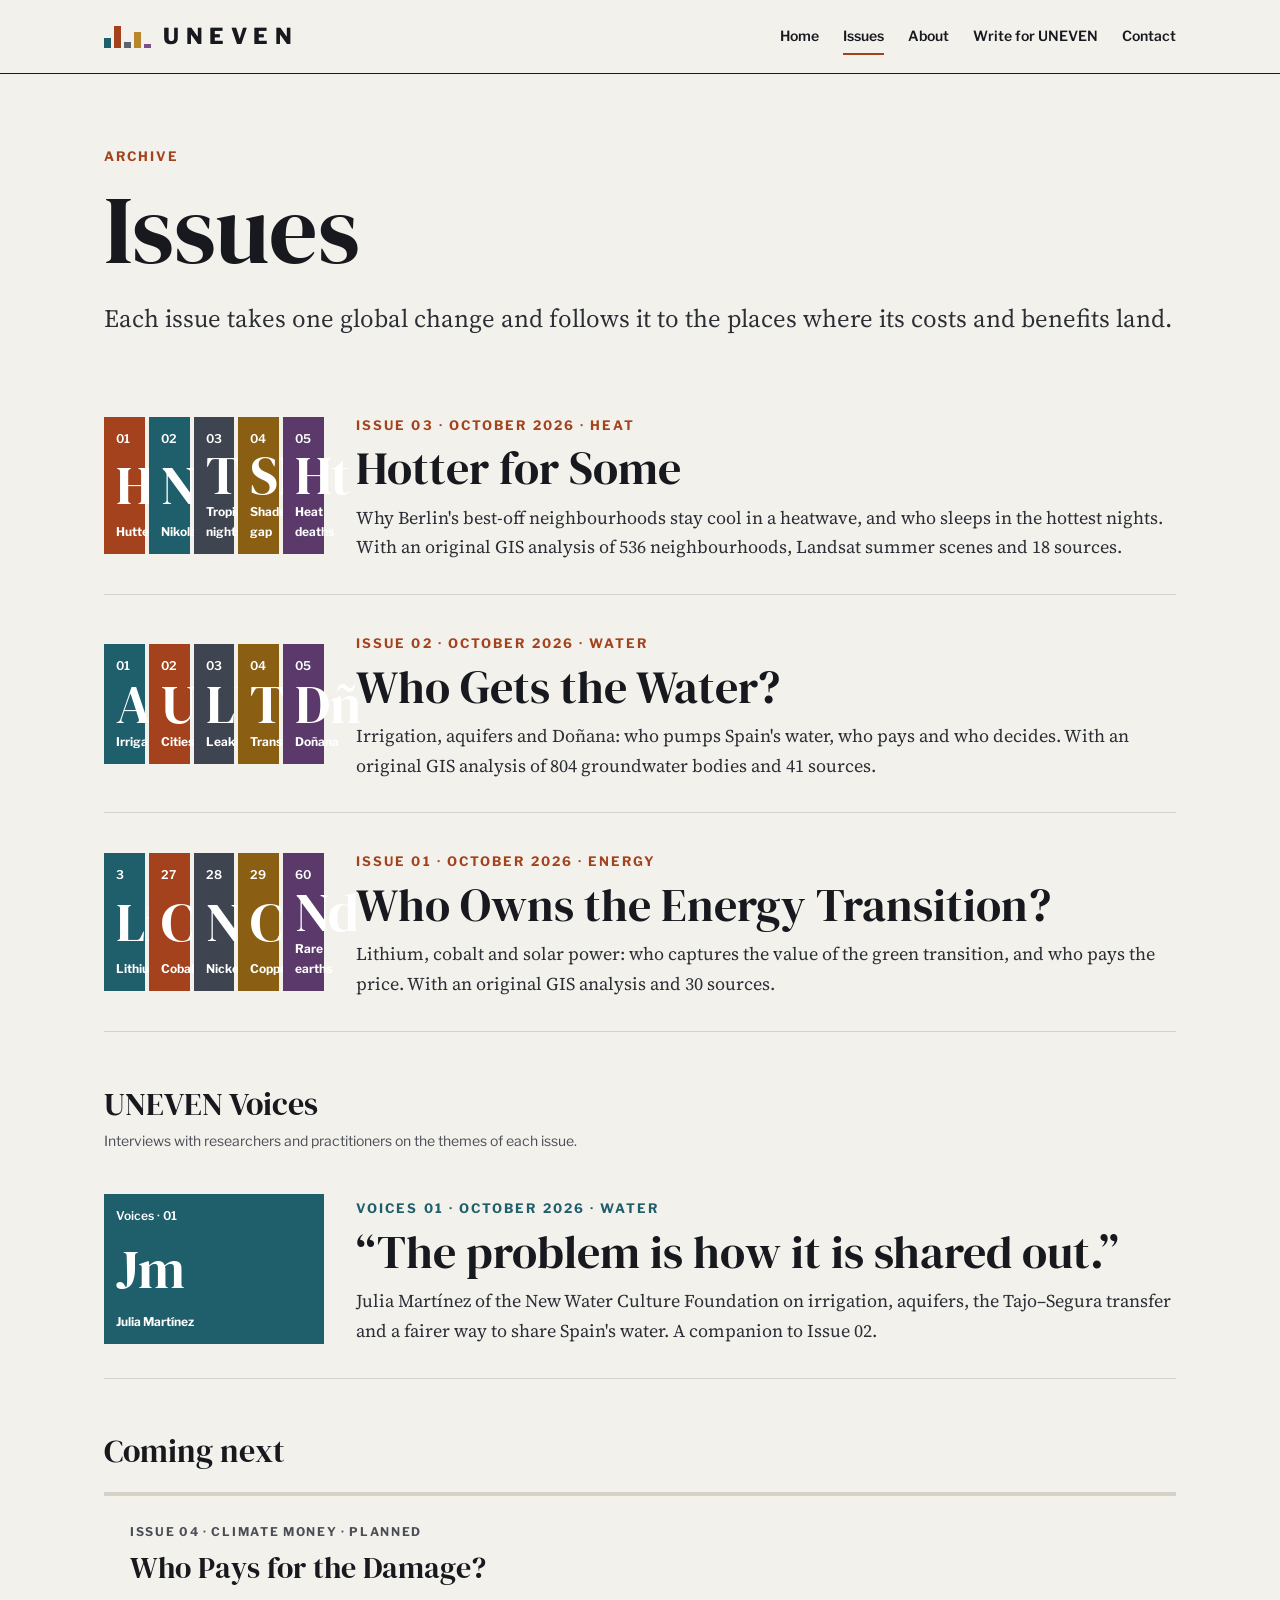
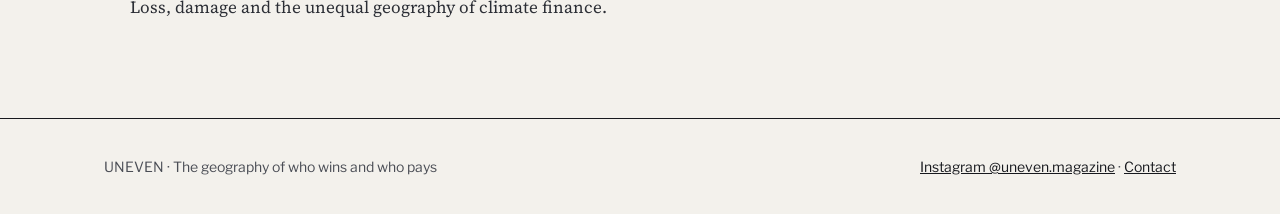
<file: issues.html>
<!doctype html>
<html lang="en">
<head>
<meta charset="utf-8">
<meta name="viewport" content="width=device-width, initial-scale=1, viewport-fit=cover">
<title>Issues · UNEVEN</title>
<meta name="description" content="All issues of UNEVEN, the magazine on the geography of inequality.">
<meta property="og:title" content="Issues · UNEVEN">
<meta property="og:description" content="All issues of UNEVEN, the magazine on the geography of inequality.">
<meta property="og:image" content="share-issue-01.jpg">
<link rel="icon" href="icon.png">
<link rel="apple-touch-icon" href="icon.png">
<link rel="preconnect" href="https://fonts.googleapis.com">
<link href="https://fonts.googleapis.com/css2?family=DM+Serif+Display&amp;family=Source+Serif+4:ital,opsz,wght@0,8..60,400;0,8..60,600;1,8..60,400&amp;family=Libre+Franklin:wght@500;600;700;800&amp;display=swap" rel="stylesheet">
<link rel="stylesheet" href="style.css">
</head>
<body><header class="site-head"><div class="wrap">
<a class="logo" href="index.html" aria-label="UNEVEN home"><span class="bars" aria-hidden="true"><span style="height:10px;background:var(--teal)"></span><span style="height:22px;background:var(--copper)"></span><span style="height:6px;background:var(--slate)"></span><span style="height:16px;background:#B8862B"></span><span style="height:4px;background:var(--plum)"></span></span><span class="word">UNEVEN</span></a>
<nav class="nav" aria-label="Main"><a href="index.html">Home</a><a href="issues.html" aria-current="page">Issues</a><a href="about.html">About</a><a href="write.html">Write for UNEVEN</a><a href="contact.html">Contact</a></nav>
</div></header>
<main>
<div class="wrap page-title"><p class="kicker">Archive</p><h1>Issues</h1><p class="lede">Each issue takes one global change and follows it to the places where its costs and benefits land.</p></div>
<div class="wrap" style="padding-bottom:72px">
<a class="issue-row" href="issue-03.html">
<div><div class="tiles" style="gap:4px" aria-hidden="true">
<div class="tile" style="background:var(--copper)"><span class="z">01</span><span class="sym">Hk</span><span class="nm">Huttenkiez</span></div>
<div class="tile" style="background:var(--teal)"><span class="z">02</span><span class="sym">Nk</span><span class="nm">Nikolassee</span></div>
<div class="tile" style="background:#3E4450"><span class="z">03</span><span class="sym">Tn</span><span class="nm">Tropical nights</span></div>
<div class="tile" style="background:var(--gold)"><span class="z">04</span><span class="sym">Sh</span><span class="nm">Shade gap</span></div>
<div class="tile" style="background:#5B3A6B"><span class="z">05</span><span class="sym">Ht</span><span class="nm">Heat deaths</span></div>
</div></div>
<div><span class="kicker">Issue 03 · October 2026 · Heat</span><h2>Hotter for Some</h2><p>Why Berlin&#39;s best-off neighbourhoods stay cool in a heatwave, and who sleeps in the hottest nights. With an original GIS analysis of 536 neighbourhoods, Landsat summer scenes and 18 sources.</p></div>
</a>
<a class="issue-row" href="issue-02.html">
<div><div class="tiles" style="gap:4px" aria-hidden="true">
<div class="tile" style="background:var(--teal)"><span class="z">01</span><span class="sym">Ag</span><span class="nm">Irrigation</span></div>
<div class="tile" style="background:var(--copper)"><span class="z">02</span><span class="sym">Ur</span><span class="nm">Cities</span></div>
<div class="tile" style="background:#3E4450"><span class="z">03</span><span class="sym">Lk</span><span class="nm">Leaks</span></div>
<div class="tile" style="background:var(--gold)"><span class="z">04</span><span class="sym">Tr</span><span class="nm">Transfer</span></div>
<div class="tile" style="background:#5B3A6B"><span class="z">05</span><span class="sym">D&ntilde;</span><span class="nm">Do&ntilde;ana</span></div>
</div></div>
<div><span class="kicker">Issue 02 · October 2026 · Water</span><h2>Who Gets the Water?</h2><p>Irrigation, aquifers and Do&ntilde;ana: who pumps Spain&#39;s water, who pays and who decides. With an original GIS analysis of 804 groundwater bodies and 41 sources.</p></div>
</a>
<a class="issue-row" href="issue-01.html">
<div><div class="tiles" style="gap:4px" aria-hidden="true">
<div class="tile" style="background:var(--teal)"><span class="z">3</span><span class="sym">Li</span><span class="nm">Lithium</span></div>
<div class="tile" style="background:var(--copper)"><span class="z">27</span><span class="sym">Co</span><span class="nm">Cobalt</span></div>
<div class="tile" style="background:#3E4450"><span class="z">28</span><span class="sym">Ni</span><span class="nm">Nickel</span></div>
<div class="tile" style="background:var(--gold)"><span class="z">29</span><span class="sym">Cu</span><span class="nm">Copper</span></div>
<div class="tile" style="background:#5B3A6B"><span class="z">60</span><span class="sym">Nd</span><span class="nm">Rare earths</span></div>
</div></div>
<div><span class="kicker">Issue 01 · October 2026 · Energy</span><h2>Who Owns the Energy Transition?</h2><p>Lithium, cobalt and solar power: who captures the value of the green transition, and who pays the price. With an original GIS analysis and 30 sources.</p></div>
</a>
<h2 style="font-size:32px;margin:56px 0 8px">UNEVEN Voices</h2>
<p class="small" style="margin:0 0 8px">Interviews with researchers and practitioners on the themes of each issue.</p>
<a class="issue-row" href="voices-julia-martinez.html">
<div><div class="tile" style="background:var(--teal);min-height:150px" aria-hidden="true"><span class="z">Voices · 01</span><span class="sym">Jm</span><span class="nm">Julia Mart&iacute;nez</span></div></div>
<div><span class="kicker teal">Voices 01 · October 2026 · Water</span><h2>&ldquo;The problem is how it is shared out.&rdquo;</h2><p>Julia Mart&iacute;nez of the New Water Culture Foundation on irrigation, aquifers, the Tajo&ndash;Segura transfer and a fairer way to share Spain&#39;s water. A companion to Issue 02.</p></div>
</a>
<h2 style="font-size:32px;margin:56px 0 24px">Coming next</h2>
<div class="grid-3">
<div class="card soon"><span class="tag">Issue 04 · Climate money · Planned</span><h3>Who Pays for the Damage?</h3><p>Loss, damage and the unequal geography of climate finance.</p></div>
</div>
</div>
</main><footer class="site-foot"><div class="wrap">
<span>UNEVEN · The geography of who wins and who pays</span>
<span><a href="https://www.instagram.com/uneven.magazine/">Instagram @uneven.magazine</a> · <a href="contact.html">Contact</a></span>
</div></footer>
</body>
</html>
</file>
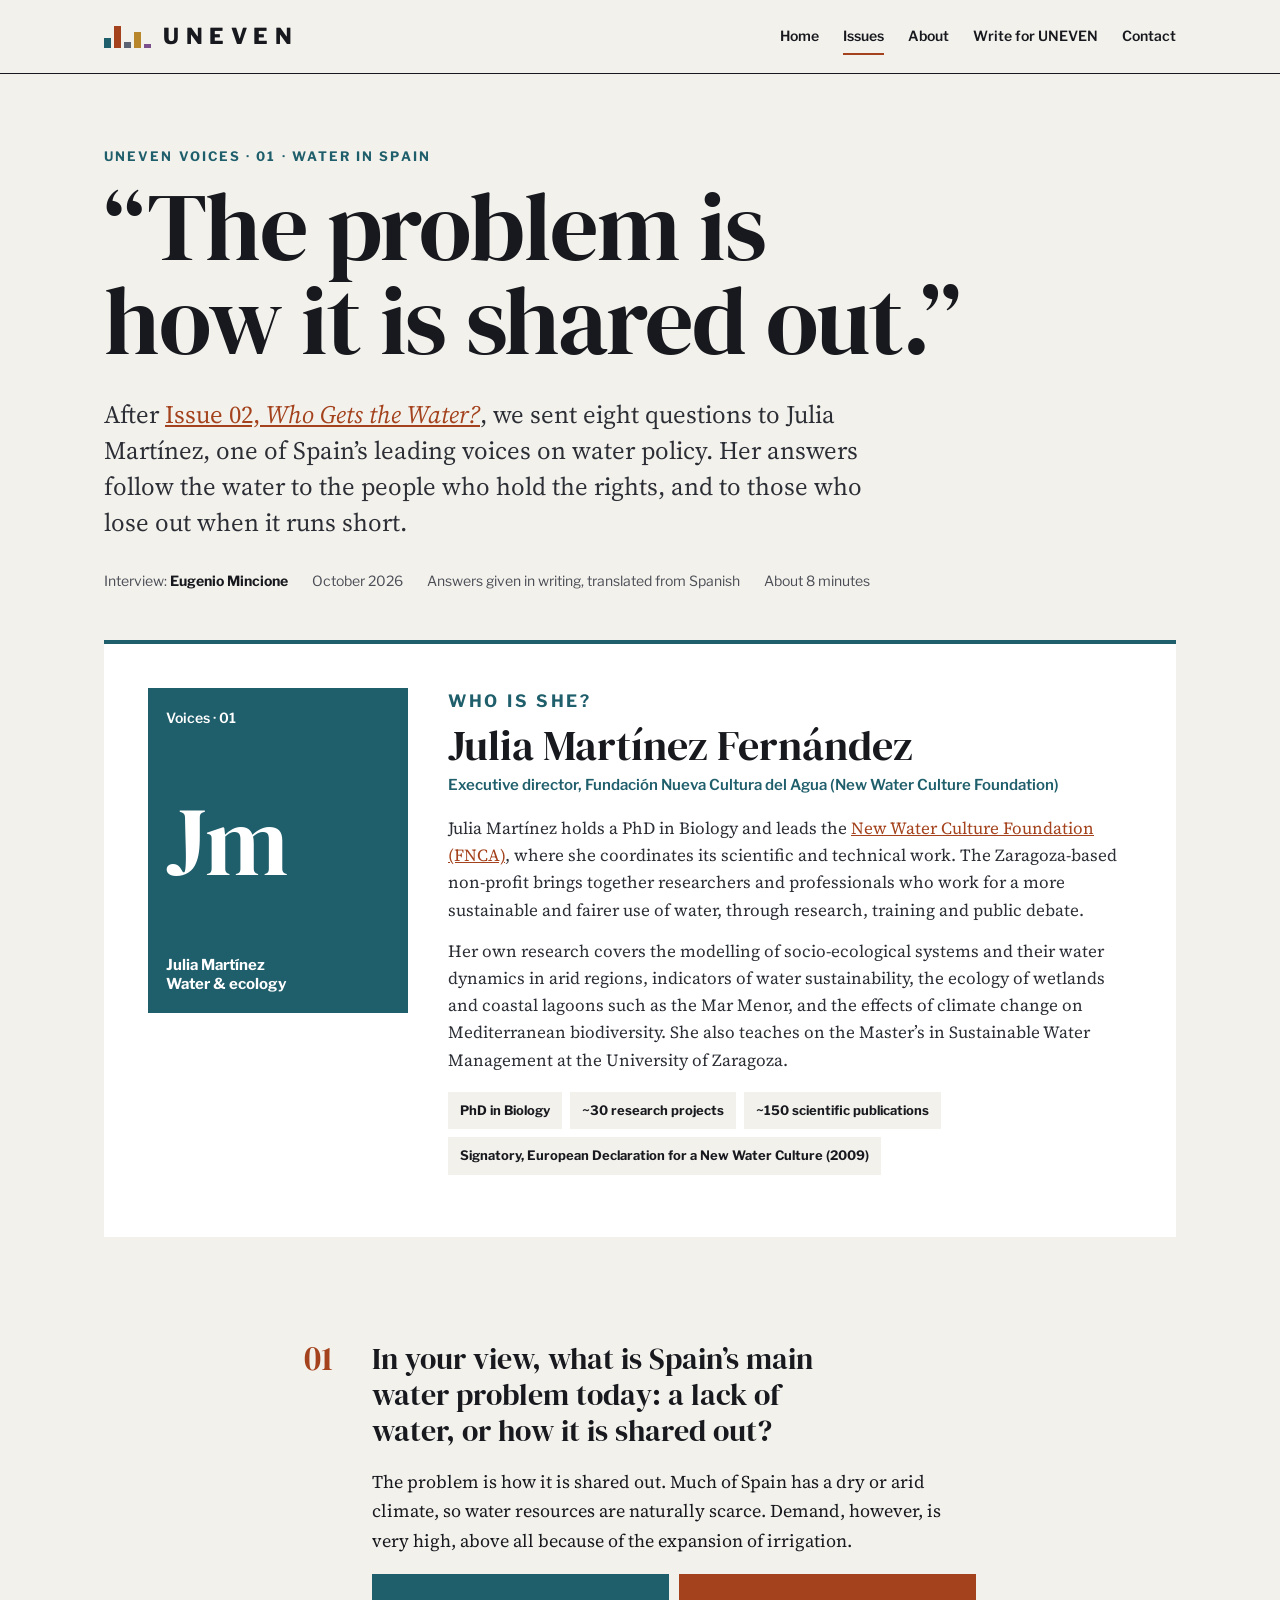
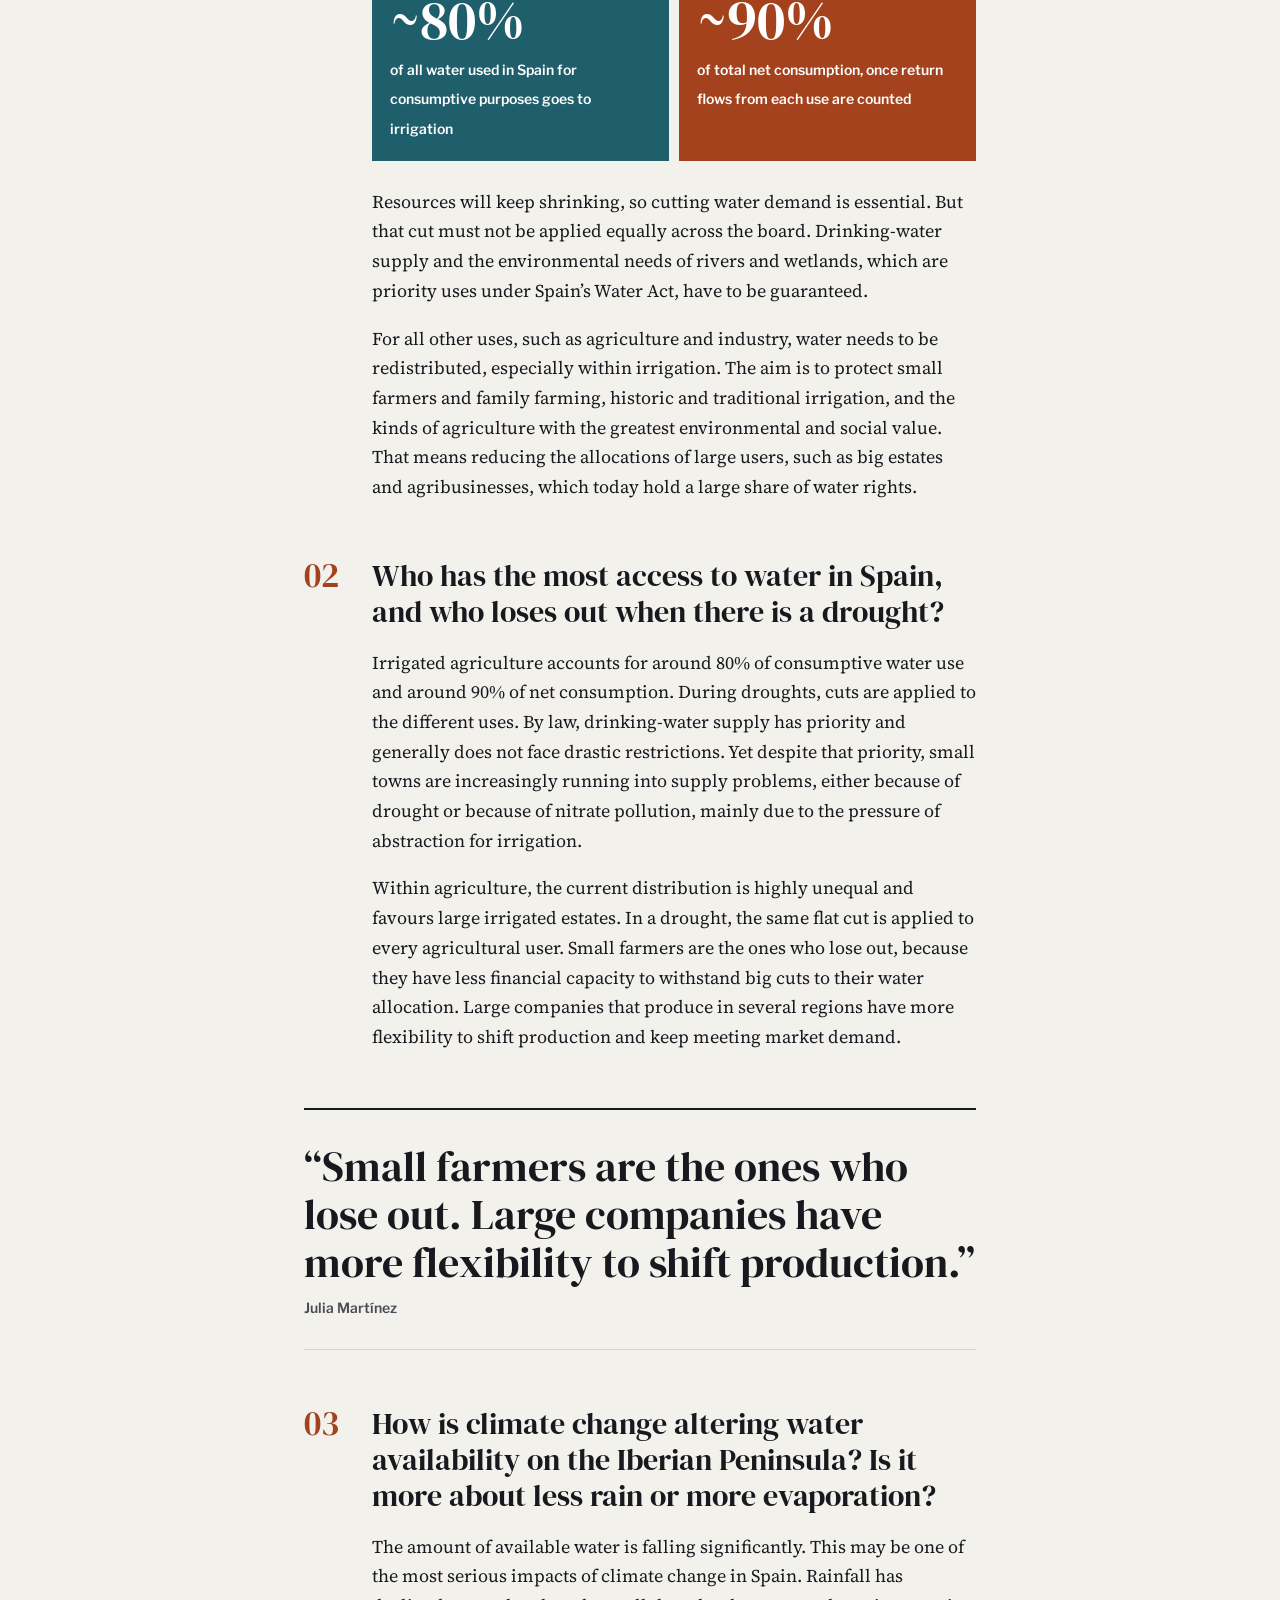
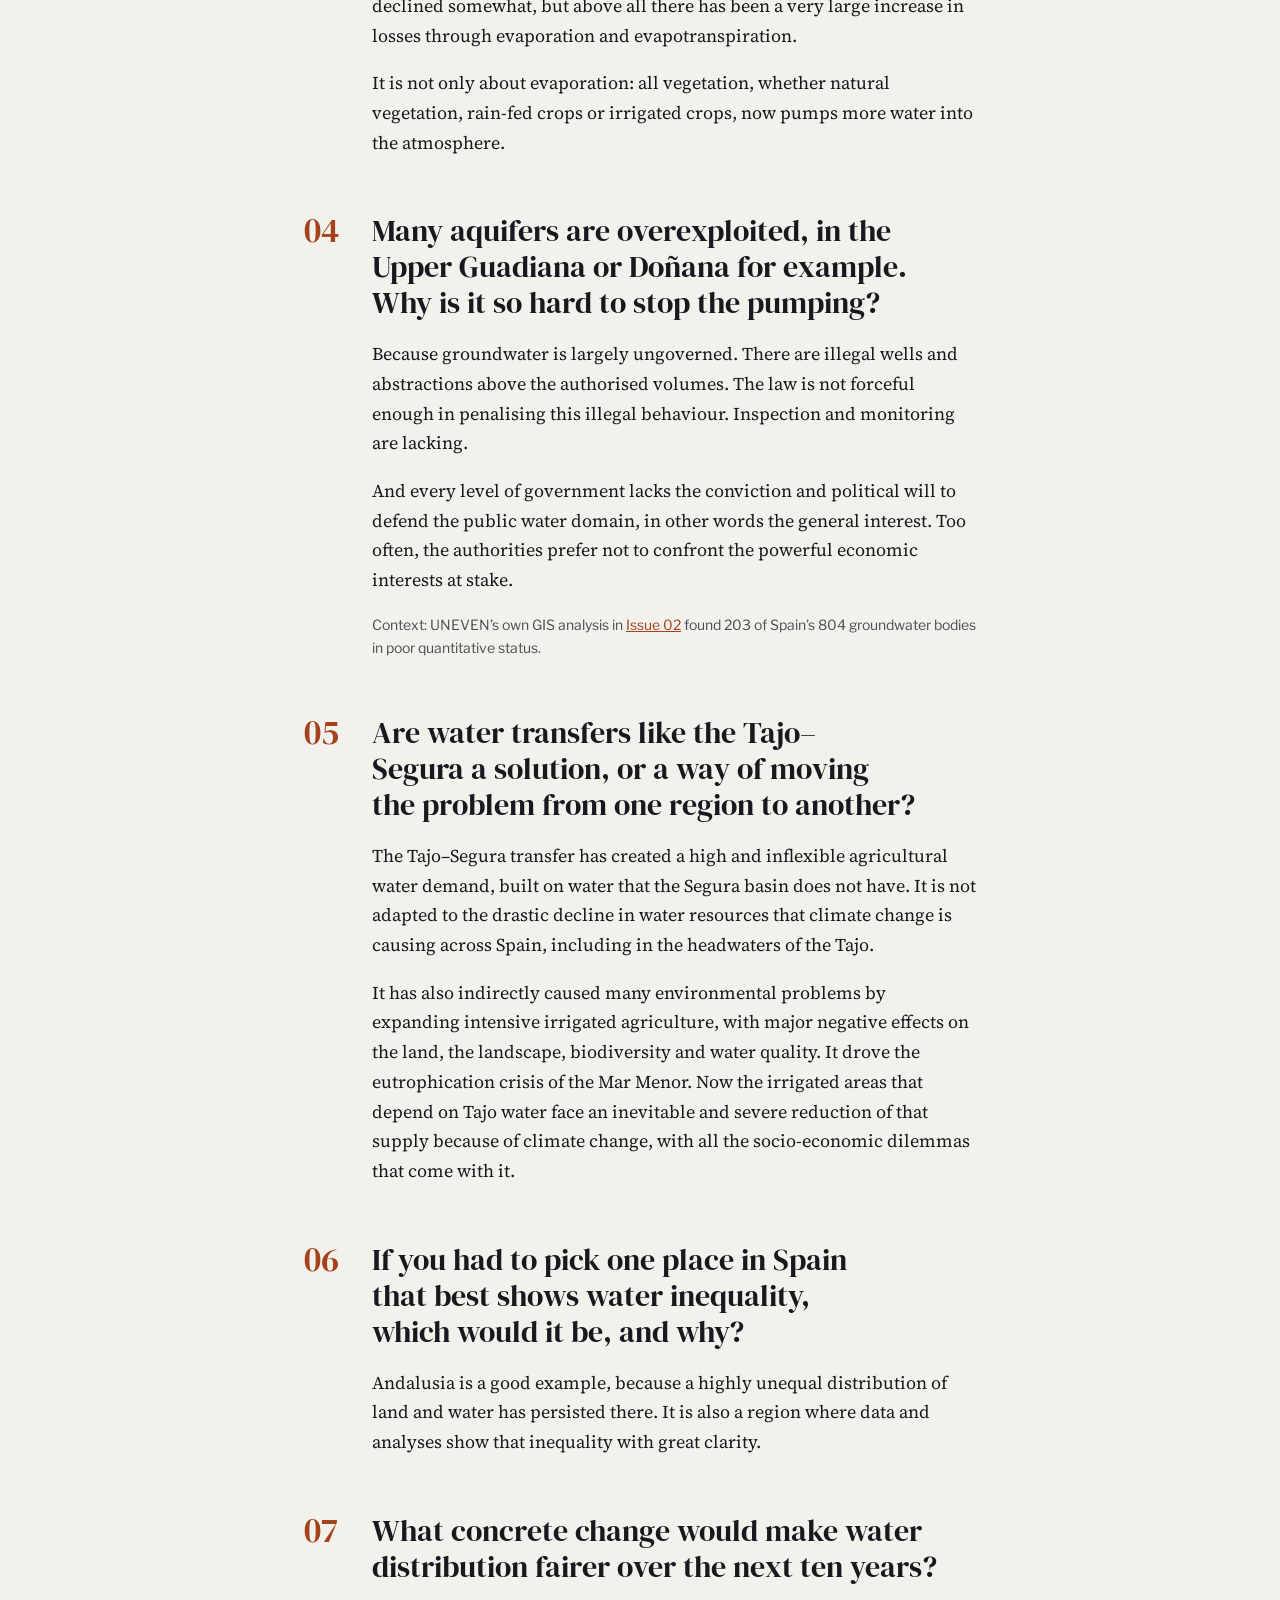
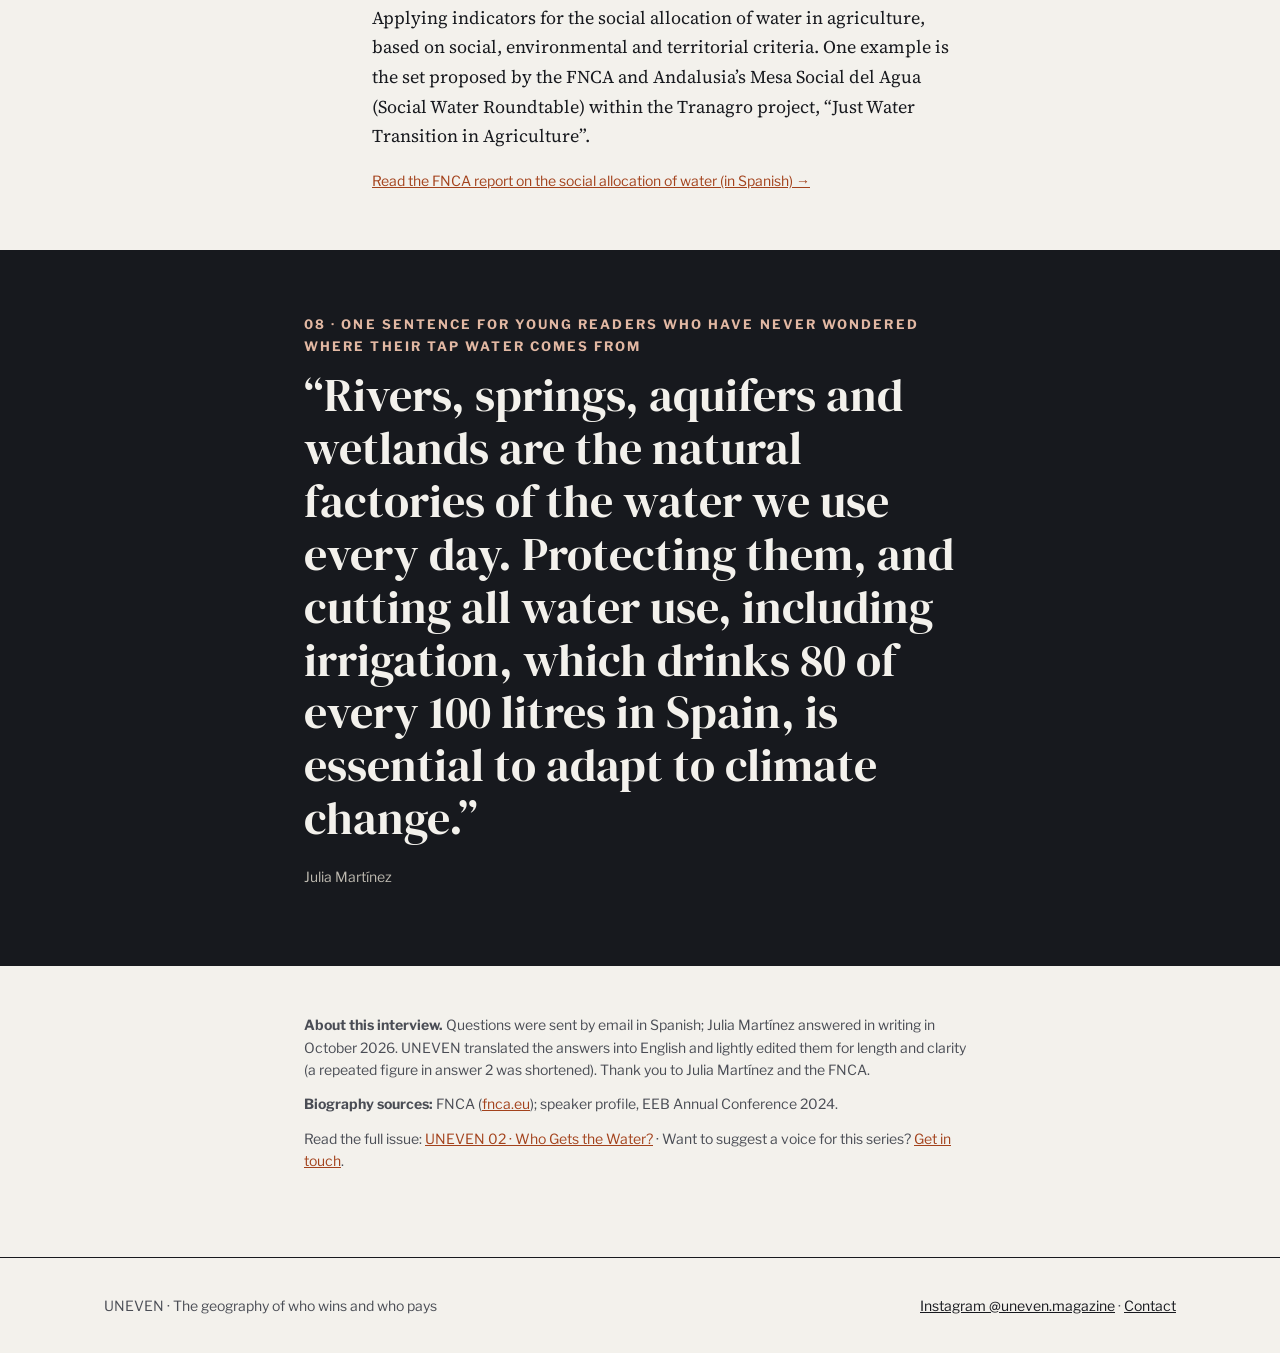
<file: voices-julia-martinez.html>
<!doctype html>
<html lang="en">
<head>
<meta charset="utf-8">
<meta name="viewport" content="width=device-width, initial-scale=1, viewport-fit=cover">
<title>&ldquo;The problem is how it is shared out&rdquo; · Julia Mart&iacute;nez · UNEVEN Voices</title>
<meta name="description" content="UNEVEN Voices 01: Julia Martínez, executive director of the New Water Culture Foundation, on who gets Spain's water and who loses out in a drought.">
<meta property="og:title" content="“The problem is how it is shared out” · UNEVEN Voices">
<meta property="og:description" content="Julia Martínez, executive director of the New Water Culture Foundation, on who gets Spain's water and who loses out in a drought.">
<meta property="og:image" content="share-issue-02.jpg">
<link rel="icon" href="icon.png">
<link rel="apple-touch-icon" href="icon.png">
<link rel="preconnect" href="https://fonts.googleapis.com">
<link href="https://fonts.googleapis.com/css2?family=DM+Serif+Display:ital@0;1&amp;family=Source+Serif+4:ital,opsz,wght@0,8..60,400;0,8..60,600;1,8..60,400&amp;family=Libre+Franklin:wght@500;600;700;800&amp;display=swap" rel="stylesheet">
<link rel="stylesheet" href="style.css">
<style>
.v-hero { padding-block: 72px 48px; }
.v-hero h1 { font-size: clamp(44px, 7.5vw, 96px); line-height: .98; letter-spacing: -.015em; margin: 0 0 28px; max-width: 980px; }
.v-hero .byline { display: flex; flex-wrap: wrap; gap: 6px 24px; margin-top: 28px; }
.v-hero .byline strong { color: var(--ink); }
.who { display: grid; grid-template-columns: 260px minmax(0, 1fr); gap: 40px; align-items: start; background: var(--white); padding: clamp(24px, 4vw, 44px); border-top: 4px solid var(--teal); }
.portrait { background: var(--teal); color: #FFFFFF; aspect-ratio: 4 / 5; padding: 18px; display: flex; flex-direction: column; justify-content: space-between; font-family: var(--label); }
.portrait img { width: 100%; height: 100%; object-fit: cover; }
.portrait .z { font-size: 14px; font-weight: 600; }
.portrait .sym { font-family: var(--display); font-size: 96px; line-height: 1; }
.portrait .nm { font-size: 15px; font-weight: 700; line-height: 1.3; }
.who h2 { font-size: clamp(30px, 4vw, 42px); margin: 0 0 6px; }
.who .role { font-family: var(--label); font-weight: 600; font-size: 15px; color: var(--teal); margin: 0 0 18px; }
.who p { margin: 0 0 14px; font-size: 17px; line-height: 1.6; color: var(--ink-2); }
.facts { display: flex; flex-wrap: wrap; gap: 8px; margin-top: 18px; padding: 0; list-style: none; }
.facts li { font-family: var(--label); font-size: 13px; font-weight: 700; background: var(--paper); padding: 8px 12px; }
@media (max-width: 720px) { .who { grid-template-columns: 1fr; } .portrait { max-width: 200px; } }
.qa { padding-block: 24px 40px; }
.qa .q { display: grid; grid-template-columns: 56px minmax(0, 1fr); gap: 12px; margin: 56px 0 18px; }
.qa .q .n { font-family: var(--display); font-size: 34px; line-height: 1; color: var(--copper); }
.qa .q h2 { font-size: clamp(24px, 3vw, 30px); line-height: 1.2; }
.qa .a { padding-left: 68px; }
.qa .a p { margin: 0 0 18px; }
@media (max-width: 600px) { .qa .q { grid-template-columns: 1fr; gap: 4px; } .qa .a { padding-left: 0; } }
.pull { margin: 56px 0; padding: 32px 0; border-top: 2px solid var(--ink); border-bottom: 1px solid var(--rule); font-family: var(--display); font-size: clamp(28px, 4vw, 42px); line-height: 1.15; }
.pull cite { display: block; margin-top: 14px; font-family: var(--label); font-style: normal; font-size: 14px; font-weight: 600; color: var(--muted); }
.stat { display: grid; grid-template-columns: repeat(auto-fit, minmax(200px, 1fr)); gap: 10px; margin: 8px 0 26px 68px; }
.stat div { color: #FFFFFF; padding: 18px; font-family: var(--label); }
.stat b { display: block; font-family: var(--display); font-weight: 400; font-size: 56px; line-height: 1; margin-bottom: 6px; }
.stat span { font-size: 14px; font-weight: 600; line-height: 1.4; }
@media (max-width: 600px) { .stat { margin-left: 0; } }
.closing { background: var(--ink); color: var(--paper); }
.closing .kicker { color: var(--copper-light); }
.closing blockquote { margin: 0; font-family: var(--display); font-size: clamp(28px, 4.2vw, 46px); line-height: 1.15; }
.closing p.small { color: #BDB9B0; margin-top: 20px; }
.notes { padding-block: 48px 72px; }
.notes p { font-family: var(--label); font-size: 14px; line-height: 1.6; color: var(--muted); margin: 0 0 12px; }
</style>
</head>
<body><header class="site-head"><div class="wrap">
<a class="logo" href="index.html" aria-label="UNEVEN home"><span class="bars" aria-hidden="true"><span style="height:10px;background:var(--teal)"></span><span style="height:22px;background:var(--copper)"></span><span style="height:6px;background:var(--slate)"></span><span style="height:16px;background:#B8862B"></span><span style="height:4px;background:var(--plum)"></span></span><span class="word">UNEVEN</span></a>
<nav class="nav" aria-label="Main"><a href="index.html">Home</a><a href="issues.html" aria-current="page">Issues</a><a href="about.html">About</a><a href="write.html">Write for UNEVEN</a><a href="contact.html">Contact</a></nav>
</div></header>
<main>

<div class="wrap v-hero">
<p class="kicker teal">UNEVEN Voices · 01 · Water in Spain</p>
<h1>&ldquo;The problem is how it is shared out.&rdquo;</h1>
<p class="lede" style="max-width:800px">After <a href="issue-02.html">Issue 02, <em>Who Gets the Water?</em></a>, we sent eight questions to Julia Mart&iacute;nez, one of Spain&rsquo;s leading voices on water policy. Her answers follow the water to the people who hold the rights, and to those who lose out when it runs short.</p>
<div class="byline small"><span>Interview: <strong>Eugenio Mincione</strong></span><span>October 2026</span><span>Answers given in writing, translated from Spanish</span><span>About 8 minutes</span></div>
</div>

<div class="wrap" style="padding-bottom:24px">
<section class="who" aria-labelledby="who-title" style="padding-block:clamp(24px,4vw,44px)">
<div class="portrait" aria-hidden="true">
<span class="z">Voices · 01</span>
<span class="sym">Jm</span>
<span class="nm">Julia Mart&iacute;nez<br>Water &amp; ecology</span>
</div>
<div>
<p class="kicker teal" style="margin-bottom:8px">Who is she?</p>
<h2 id="who-title">Julia Mart&iacute;nez Fern&aacute;ndez</h2>
<p class="role">Executive director, Fundaci&oacute;n Nueva Cultura del Agua (New Water Culture Foundation)</p>
<p>Julia Mart&iacute;nez holds a PhD in Biology and leads the <a href="https://www.fnca.eu">New Water Culture Foundation (FNCA)</a>, where she coordinates its scientific and technical work. The Zaragoza-based non-profit brings together researchers and professionals who work for a more sustainable and fairer use of water, through research, training and public debate.</p>
<p>Her own research covers the modelling of socio-ecological systems and their water dynamics in arid regions, indicators of water sustainability, the ecology of wetlands and coastal lagoons such as the Mar Menor, and the effects of climate change on Mediterranean biodiversity. She also teaches on the Master&rsquo;s in Sustainable Water Management at the University of Zaragoza.</p>
<ul class="facts">
<li>PhD in Biology</li>
<li>~30 research projects</li>
<li>~150 scientific publications</li>
<li>Signatory, European Declaration for a New Water Culture (2009)</li>
</ul>
</div>
</section>
</div>

<div class="narrow qa">

<div class="q"><span class="n">01</span><h2>In your view, what is Spain&rsquo;s main water problem today: a lack of water, or how it is shared out?</h2></div>
<div class="a">
<p>The problem is how it is shared out. Much of Spain has a dry or arid climate, so water resources are naturally scarce. Demand, however, is very high, above all because of the expansion of irrigation.</p>
</div>
<div class="stat">
<div style="background:var(--teal)"><b>~80%</b><span>of all water used in Spain for consumptive purposes goes to irrigation</span></div>
<div style="background:var(--copper)"><b>~90%</b><span>of total net consumption, once return flows from each use are counted</span></div>
</div>
<div class="a">
<p>Resources will keep shrinking, so cutting water demand is essential. But that cut must not be applied equally across the board. Drinking-water supply and the environmental needs of rivers and wetlands, which are priority uses under Spain&rsquo;s Water Act, have to be guaranteed.</p>
<p>For all other uses, such as agriculture and industry, water needs to be redistributed, especially within irrigation. The aim is to protect small farmers and family farming, historic and traditional irrigation, and the kinds of agriculture with the greatest environmental and social value. That means reducing the allocations of large users, such as big estates and agribusinesses, which today hold a large share of water rights.</p>
</div>

<div class="q"><span class="n">02</span><h2>Who has the most access to water in Spain, and who loses out when there is a drought?</h2></div>
<div class="a">
<p>Irrigated agriculture accounts for around 80% of consumptive water use and around 90% of net consumption. During droughts, cuts are applied to the different uses. By law, drinking-water supply has priority and generally does not face drastic restrictions. Yet despite that priority, small towns are increasingly running into supply problems, either because of drought or because of nitrate pollution, mainly due to the pressure of abstraction for irrigation.</p>
<p>Within agriculture, the current distribution is highly unequal and favours large irrigated estates. In a drought, the same flat cut is applied to every agricultural user. Small farmers are the ones who lose out, because they have less financial capacity to withstand big cuts to their water allocation. Large companies that produce in several regions have more flexibility to shift production and keep meeting market demand.</p>
</div>

<blockquote class="pull">&ldquo;Small farmers are the ones who lose out. Large companies have more flexibility to shift production.&rdquo;<cite>Julia Mart&iacute;nez</cite></blockquote>

<div class="q"><span class="n">03</span><h2>How is climate change altering water availability on the Iberian Peninsula? Is it more about less rain or more evaporation?</h2></div>
<div class="a">
<p>The amount of available water is falling significantly. This may be one of the most serious impacts of climate change in Spain. Rainfall has declined somewhat, but above all there has been a very large increase in losses through evaporation and evapotranspiration.</p>
<p>It is not only about evaporation: all vegetation, whether natural vegetation, rain-fed crops or irrigated crops, now pumps more water into the atmosphere.</p>
</div>

<div class="q"><span class="n">04</span><h2>Many aquifers are overexploited, in the Upper Guadiana or Do&ntilde;ana for example. Why is it so hard to stop the pumping?</h2></div>
<div class="a">
<p>Because groundwater is largely ungoverned. There are illegal wells and abstractions above the authorised volumes. The law is not forceful enough in penalising this illegal behaviour. Inspection and monitoring are lacking.</p>
<p>And every level of government lacks the conviction and political will to defend the public water domain, in other words the general interest. Too often, the authorities prefer not to confront the powerful economic interests at stake.</p>
<p class="small" style="margin-top:6px">Context: UNEVEN&rsquo;s own GIS analysis in <a href="issue-02.html">Issue 02</a> found 203 of Spain&rsquo;s 804 groundwater bodies in poor quantitative status.</p>
</div>

<div class="q"><span class="n">05</span><h2>Are water transfers like the Tajo&ndash;Segura a solution, or a way of moving the problem from one region to another?</h2></div>
<div class="a">
<p>The Tajo&ndash;Segura transfer has created a high and inflexible agricultural water demand, built on water that the Segura basin does not have. It is not adapted to the drastic decline in water resources that climate change is causing across Spain, including in the headwaters of the Tajo.</p>
<p>It has also indirectly caused many environmental problems by expanding intensive irrigated agriculture, with major negative effects on the land, the landscape, biodiversity and water quality. It drove the eutrophication crisis of the Mar Menor. Now the irrigated areas that depend on Tajo water face an inevitable and severe reduction of that supply because of climate change, with all the socio-economic dilemmas that come with it.</p>
</div>

<div class="q"><span class="n">06</span><h2>If you had to pick one place in Spain that best shows water inequality, which would it be, and why?</h2></div>
<div class="a">
<p>Andalusia is a good example, because a highly unequal distribution of land and water has persisted there. It is also a region where data and analyses show that inequality with great clarity.</p>
</div>

<div class="q"><span class="n">07</span><h2>What concrete change would make water distribution fairer over the next ten years?</h2></div>
<div class="a">
<p>Applying indicators for the social allocation of water in agriculture, based on social, environmental and territorial criteria. One example is the set proposed by the FNCA and Andalusia&rsquo;s Mesa Social del Agua (Social Water Roundtable) within the Tranagro project, &ldquo;Just Water Transition in Agriculture&rdquo;.</p>
<p class="small"><a href="https://fnca.eu/biblioteca-del-agua/directorio/file/3097-el-reparto-social-del-agua-como-componente-fundamental-para-lograr-una-transicion-hidrica-justa-en-la-agricultura">Read the FNCA report on the social allocation of water (in Spanish) &rarr;</a></p>
</div>

</div>

<section class="closing"><div class="narrow">
<p class="kicker">08 · One sentence for young readers who have never wondered where their tap water comes from</p>
<blockquote>&ldquo;Rivers, springs, aquifers and wetlands are the natural factories of the water we use every day. Protecting them, and cutting all water use, including irrigation, which drinks 80 of every 100 litres in Spain, is essential to adapt to climate change.&rdquo;</blockquote>
<p class="small">Julia Mart&iacute;nez</p>
</div></section>

<div class="narrow notes">
<p><strong>About this interview.</strong> Questions were sent by email in Spanish; Julia Mart&iacute;nez answered in writing in October 2026. UNEVEN translated the answers into English and lightly edited them for length and clarity (a repeated figure in answer 2 was shortened). Thank you to Julia Mart&iacute;nez and the FNCA.</p>
<p><strong>Biography sources:</strong> FNCA (<a href="https://www.fnca.eu">fnca.eu</a>); speaker profile, EEB Annual Conference 2024.</p>
<p>Read the full issue: <a href="issue-02.html">UNEVEN 02 · Who Gets the Water?</a> · Want to suggest a voice for this series? <a href="contact.html">Get in touch</a>.</p>
</div>

</main><footer class="site-foot"><div class="wrap">
<span>UNEVEN · The geography of who wins and who pays</span>
<span><a href="https://www.instagram.com/uneven.magazine/">Instagram @uneven.magazine</a> · <a href="contact.html">Contact</a></span>
</div></footer>
</body>
</html>
</file>
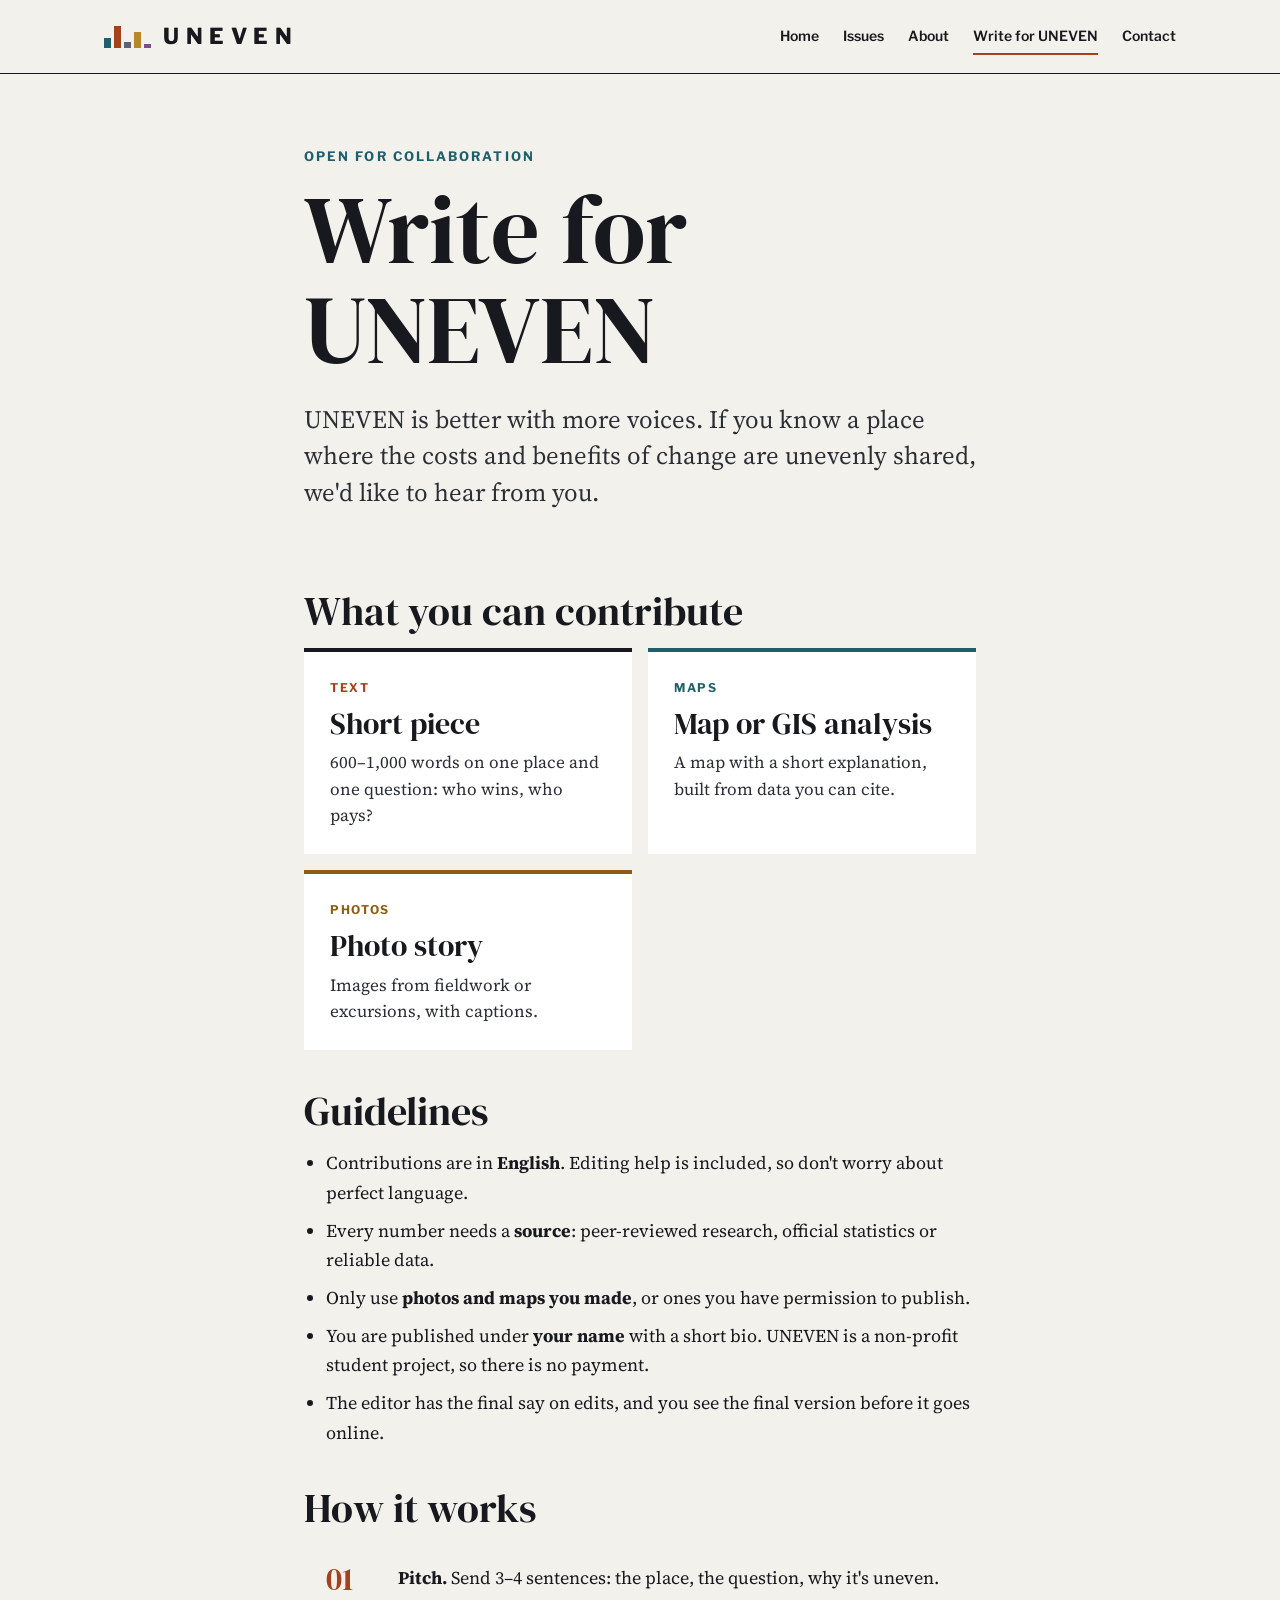
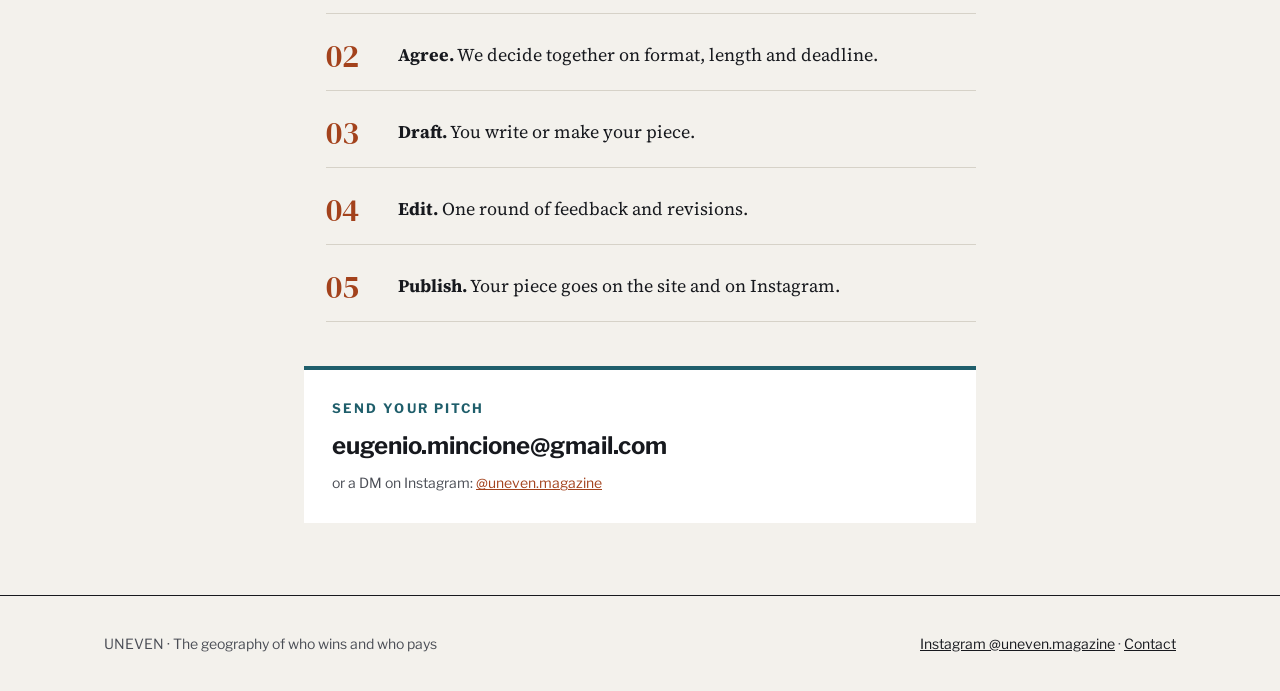
<file: write.html>
<!doctype html>
<html lang="en">
<head>
<meta charset="utf-8">
<meta name="viewport" content="width=device-width, initial-scale=1, viewport-fit=cover">
<title>Write for UNEVEN</title>
<meta name="description" content="How to contribute to UNEVEN: formats, guidelines and how to pitch.">
<meta property="og:title" content="Write for UNEVEN">
<meta property="og:description" content="How to contribute to UNEVEN: formats, guidelines and how to pitch.">
<meta property="og:image" content="share-issue-01.jpg">
<link rel="icon" href="icon.png">
<link rel="apple-touch-icon" href="icon.png">
<link rel="preconnect" href="https://fonts.googleapis.com">
<link href="https://fonts.googleapis.com/css2?family=DM+Serif+Display&amp;family=Source+Serif+4:ital,opsz,wght@0,8..60,400;0,8..60,600;1,8..60,400&amp;family=Libre+Franklin:wght@500;600;700;800&amp;display=swap" rel="stylesheet">
<link rel="stylesheet" href="style.css">
</head>
<body><header class="site-head"><div class="wrap">
<a class="logo" href="index.html" aria-label="UNEVEN home"><span class="bars" aria-hidden="true"><span style="height:10px;background:var(--teal)"></span><span style="height:22px;background:var(--copper)"></span><span style="height:6px;background:var(--slate)"></span><span style="height:16px;background:#B8862B"></span><span style="height:4px;background:var(--plum)"></span></span><span class="word">UNEVEN</span></a>
<nav class="nav" aria-label="Main"><a href="index.html">Home</a><a href="issues.html">Issues</a><a href="about.html">About</a><a href="write.html" aria-current="page">Write for UNEVEN</a><a href="contact.html">Contact</a></nav>
</div></header>
<main>
<div class="narrow page-title"><p class="kicker teal">Open for collaboration</p><h1>Write for UNEVEN</h1><p class="lede">UNEVEN is better with more voices. If you know a place where the costs and benefits of change are unevenly shared, we'd like to hear from you.</p></div>
<div class="narrow prose" style="padding-bottom:72px">
<h2>What you can contribute</h2>
<div class="grid-3" style="margin-bottom:24px">
<div class="card"><span class="tag" style="color:var(--copper)">Text</span><h3>Short piece</h3><p>600–1,000 words on one place and one question: who wins, who pays?</p></div>
<div class="card" style="border-top-color:var(--teal)"><span class="tag" style="color:var(--teal)">Maps</span><h3>Map or GIS analysis</h3><p>A map with a short explanation, built from data you can cite.</p></div>
<div class="card" style="border-top-color:var(--gold)"><span class="tag" style="color:var(--gold)">Photos</span><h3>Photo story</h3><p>Images from fieldwork or excursions, with captions.</p></div>
</div>
<h2>Guidelines</h2>
<ul>
<li>Contributions are in <strong>English</strong>. Editing help is included, so don't worry about perfect language.</li>
<li>Every number needs a <strong>source</strong>: peer-reviewed research, official statistics or reliable data.</li>
<li>Only use <strong>photos and maps you made</strong>, or ones you have permission to publish.</li>
<li>You are published under <strong>your name</strong> with a short bio. UNEVEN is a non-profit student project, so there is no payment.</li>
<li>The editor has the final say on edits, and you see the final version before it goes online.</li>
</ul>
<h2>How it works</h2>
<ol class="steps">
<li><span><strong>Pitch.</strong> Send 3–4 sentences: the place, the question, why it's uneven.</span></li>
<li><span><strong>Agree.</strong> We decide together on format, length and deadline.</span></li>
<li><span><strong>Draft.</strong> You write or make your piece.</span></li>
<li><span><strong>Edit.</strong> One round of feedback and revisions.</span></li>
<li><span><strong>Publish.</strong> Your piece goes on the site and on Instagram.</span></li>
</ol>
<div class="contact-box" style="margin-top:36px"><span class="kicker teal" style="margin:0">Send your pitch</span><span class="v">eugenio.mincione@gmail.com</span><span class="small">or a DM on Instagram: <a href="https://www.instagram.com/uneven.magazine/">@uneven.magazine</a></span></div>
</div>
</main><footer class="site-foot"><div class="wrap">
<span>UNEVEN · The geography of who wins and who pays</span>
<span><a href="https://www.instagram.com/uneven.magazine/">Instagram @uneven.magazine</a> · <a href="contact.html">Contact</a></span>
</div></footer>
</body>
</html>
</file>
<file: style.css>
/* UNEVEN site: paper ground, ink type, element-tile accents. One light editorial look by choice. */
:root {
  --paper: #F3F1EC;
  --paper-2: #E9E6DF;
  --white: #FFFFFF;
  --ink: #17191E;
  --ink-2: #2B2E35;
  --muted: #4A4D55;
  --rule: #D6D2C8;
  --copper: #A3421C;
  --copper-dark: #6E2A10;
  --copper-light: #E2B8A3;
  --teal: #1F5E6B;
  --slate: #5C6372;
  --gold: #8A5F14;
  --plum: #7A4F8C;
  --display: 'DM Serif Display', Georgia, serif;
  --body: 'Source Serif 4', Georgia, serif;
  --label: 'Libre Franklin', 'Helvetica Neue', Arial, sans-serif;
  color-scheme: light;
}
* { box-sizing: border-box; }
html, body { background: var(--paper); color: var(--ink); }
body { margin: 0; font-family: var(--body); font-size: 18px; line-height: 1.65; }
a { color: var(--copper); }
a:hover { color: var(--copper-dark); }
a:focus-visible, button:focus-visible { outline: 2px solid var(--copper); outline-offset: 3px; }
img { max-width: 100%; height: auto; display: block; }
h1, h2, h3 { font-family: var(--display); font-weight: 400; line-height: 1.05; text-wrap: balance; margin: 0; }

.wrap { max-width: 1120px; margin: 0 auto; padding-inline: 24px; }
.narrow { max-width: 720px; margin: 0 auto; padding-inline: 24px; }

/* header */
.site-head { border-bottom: 1px solid var(--ink); background: var(--paper); }
.site-head .wrap { display: flex; flex-wrap: wrap; align-items: center; justify-content: space-between; gap: 12px 28px; padding-block: 18px; }
.logo { display: flex; align-items: center; gap: 12px; text-decoration: none; color: var(--ink); }
.logo:hover { color: var(--ink); }
.logo .bars { display: flex; align-items: flex-end; gap: 3px; height: 22px; }
.logo .bars span { width: 7px; display: block; }
.logo .word { font-family: var(--label); font-weight: 800; font-size: 22px; letter-spacing: .3em; }
.nav { display: flex; flex-wrap: wrap; gap: 6px 24px; font-family: var(--label); font-size: 14px; font-weight: 600; }
.nav a { color: var(--ink); text-decoration: none; padding-block: 6px; border-bottom: 2px solid transparent; }
.nav a:hover, .nav a[aria-current="page"] { border-bottom-color: var(--copper); color: var(--ink); }

/* type helpers */
.kicker { font-family: var(--label); font-size: 13px; font-weight: 700; letter-spacing: .16em; text-transform: uppercase; color: var(--copper); margin: 0 0 12px; }
.kicker.teal { color: var(--teal); }
.lede { font-size: clamp(20px, 2.3vw, 25px); line-height: 1.45; color: var(--ink-2); margin: 0; }
.label { font-family: var(--label); }
.small { font-family: var(--label); font-size: 14px; color: var(--muted); }
section { padding-block: 64px; }
section + section { border-top: 1px solid var(--rule); }
.page-title { padding-block: 72px 40px; }
.page-title h1 { font-size: clamp(48px, 8vw, 96px); margin-bottom: 20px; }
.prose p { margin: 0 0 20px; }
.prose h2 { font-size: clamp(30px, 4vw, 40px); margin: 40px 0 16px; }
.prose ul, .prose ol { padding-left: 22px; margin: 0 0 20px; }
.prose li { margin-bottom: 8px; }

/* element tiles */
.tiles { display: grid; grid-template-columns: repeat(5, minmax(0, 1fr)); gap: 8px; }
.tile { color: #FFFFFF; padding: 12px; min-height: 120px; display: flex; flex-direction: column; justify-content: space-between; font-family: var(--label); }
.tile .z { font-size: 12px; font-weight: 600; }
.tile .sym { font-family: var(--display); font-size: clamp(32px, 4.5vw, 54px); line-height: 1; }
.tile .nm { font-size: 12px; font-weight: 700; }

/* hero (latest issue) */
.hero { display: grid; grid-template-columns: minmax(0, 1.1fr) minmax(0, 1fr); gap: 48px; align-items: center; padding-block: 72px; }
.hero h1 { font-size: clamp(46px, 7vw, 92px); margin-bottom: 22px; }
.hero .meta { display: flex; flex-wrap: wrap; gap: 6px 18px; margin: 22px 0 28px; }
.btn { display: inline-flex; align-items: center; gap: 10px; min-height: 48px; padding: 12px 22px; background: var(--ink); color: var(--paper); font-family: var(--label); font-weight: 700; font-size: 16px; text-decoration: none; }
.btn:hover { background: var(--copper); color: #FFFFFF; }
.btn.ghost { background: transparent; color: var(--ink); border: 1.5px solid var(--ink); }
.btn.ghost:hover { background: var(--ink); color: var(--paper); }
.btns { display: flex; flex-wrap: wrap; gap: 12px; }
@media (max-width: 820px) { .hero { grid-template-columns: 1fr; gap: 32px; padding-block: 48px; } }

/* cards */
.grid-3 { display: grid; grid-template-columns: repeat(auto-fit, minmax(260px, 1fr)); gap: 16px; }
.card { background: var(--white); padding: 26px; border-top: 4px solid var(--ink); display: flex; flex-direction: column; gap: 10px; }
.card h3 { font-size: 30px; }
.card p { margin: 0; font-size: 17px; line-height: 1.55; color: var(--ink-2); }
.card .tag { font-family: var(--label); font-size: 12px; font-weight: 700; letter-spacing: .14em; text-transform: uppercase; }
.card.soon { background: transparent; border-top-color: var(--rule); }
.card.soon .tag { color: var(--muted); }

.issue-row { display: grid; grid-template-columns: 220px minmax(0, 1fr); gap: 32px; padding: 32px 0; border-bottom: 1px solid var(--rule); text-decoration: none; color: var(--ink); align-items: center; }
.issue-row:hover { color: var(--ink); }
.issue-row:hover h2 { color: var(--copper); }
.issue-row h2 { font-size: clamp(32px, 4vw, 46px); margin: 6px 0 10px; }
.issue-row p { margin: 0; color: var(--ink-2); }
@media (max-width: 640px) { .issue-row { grid-template-columns: 1fr; gap: 16px; } }

.band { background: var(--ink); color: var(--paper); }
.band .kicker { color: var(--copper-light); }
.band p { color: #DCD9D2; }

.person { display: flex; flex-wrap: wrap; gap: 28px; align-items: center; }
.person img { width: 160px; height: 160px; object-fit: cover; }
.person h3 { font-size: 40px; margin-bottom: 6px; }

.steps { counter-reset: s; list-style: none; padding: 0; margin: 0; display: grid; gap: 0; }
.steps li { counter-increment: s; display: grid; grid-template-columns: 56px minmax(0, 1fr); gap: 16px; padding: 18px 0; border-bottom: 1px solid var(--rule); }
.steps li::before { content: counter(s, decimal-leading-zero); font-family: var(--display); font-size: 32px; color: var(--copper); line-height: 1; }

.contact-box { background: var(--white); padding: 28px; display: flex; flex-direction: column; gap: 6px; border-top: 4px solid var(--teal); }
.contact-box .v { font-family: var(--label); font-weight: 700; font-size: clamp(18px, 2.4vw, 24px); word-break: break-word; }

/* footer */
.site-foot { border-top: 1px solid var(--ink); padding-block: 36px; font-family: var(--label); font-size: 14px; color: var(--muted); }
.site-foot .wrap { display: flex; flex-wrap: wrap; justify-content: space-between; gap: 12px 28px; }
.site-foot a { color: var(--ink); }

@media (prefers-reduced-motion: reduce) { * { transition: none !important; } }
</file>
